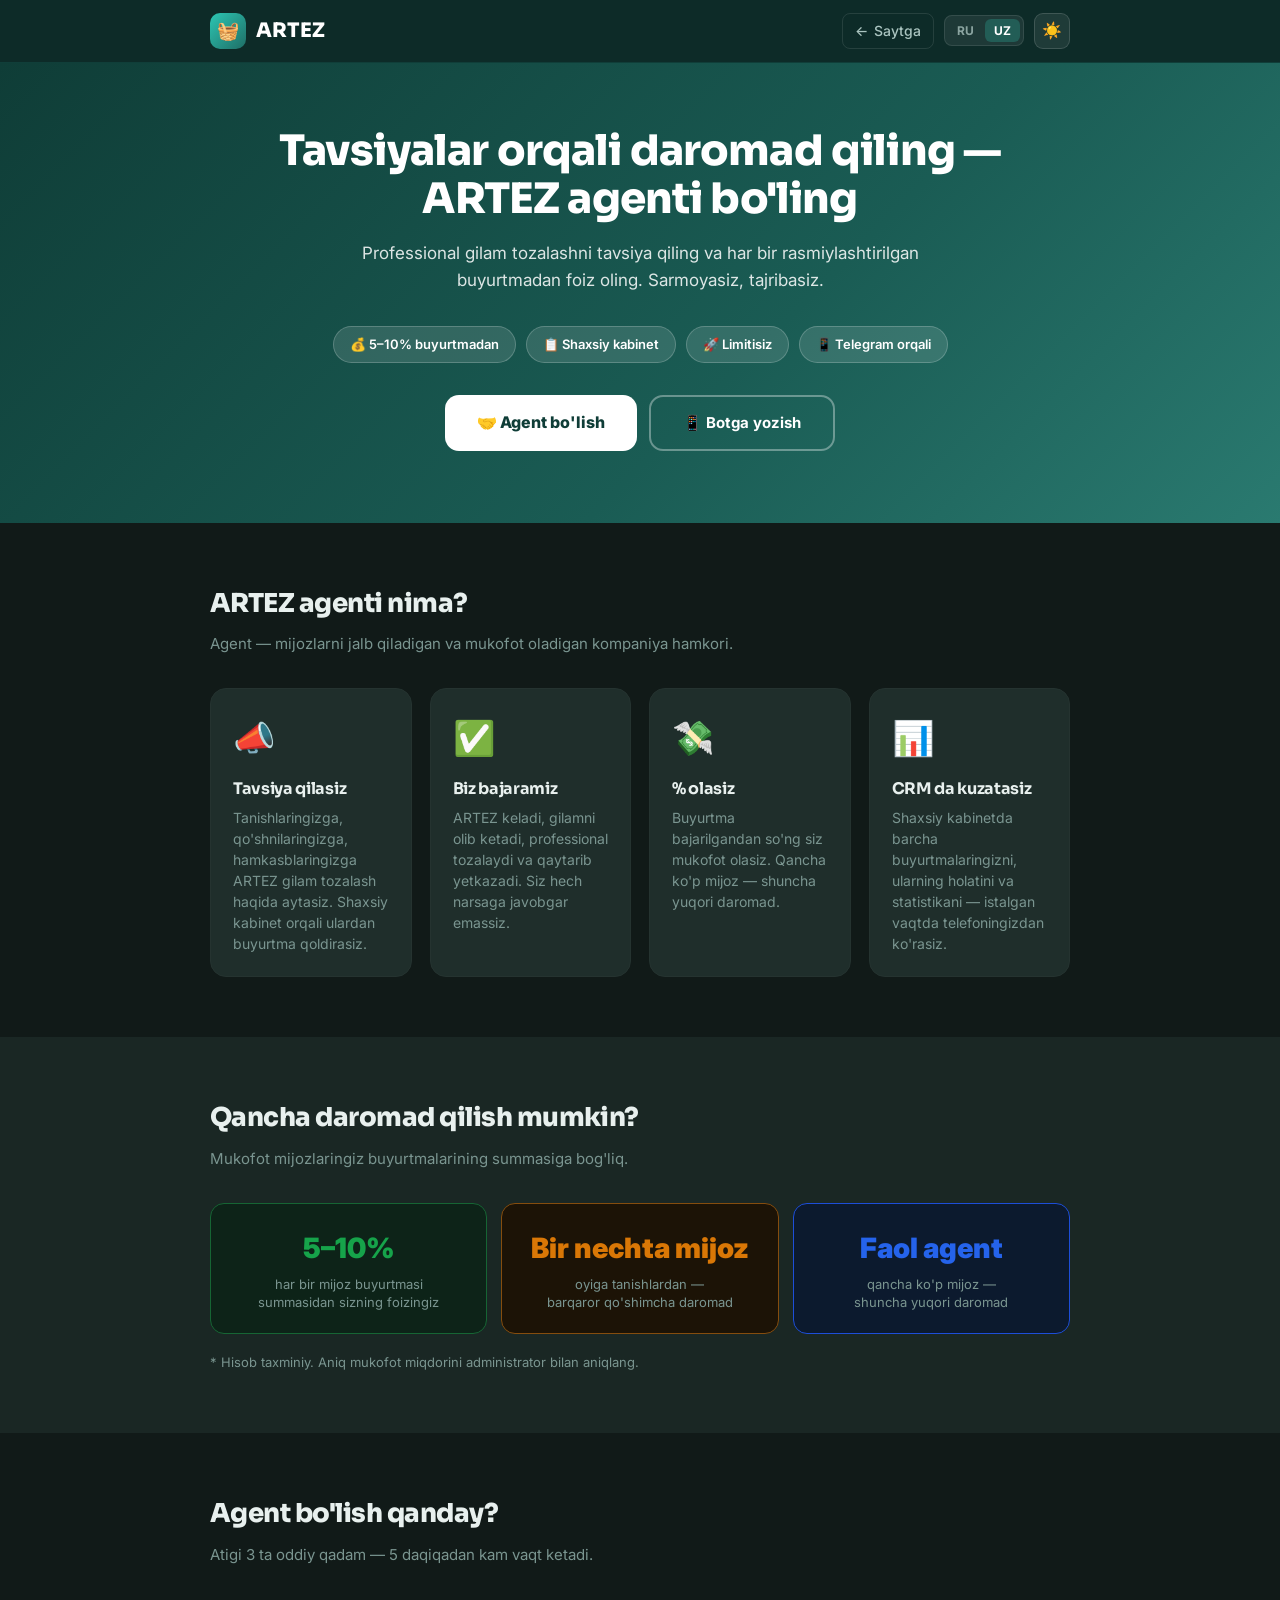
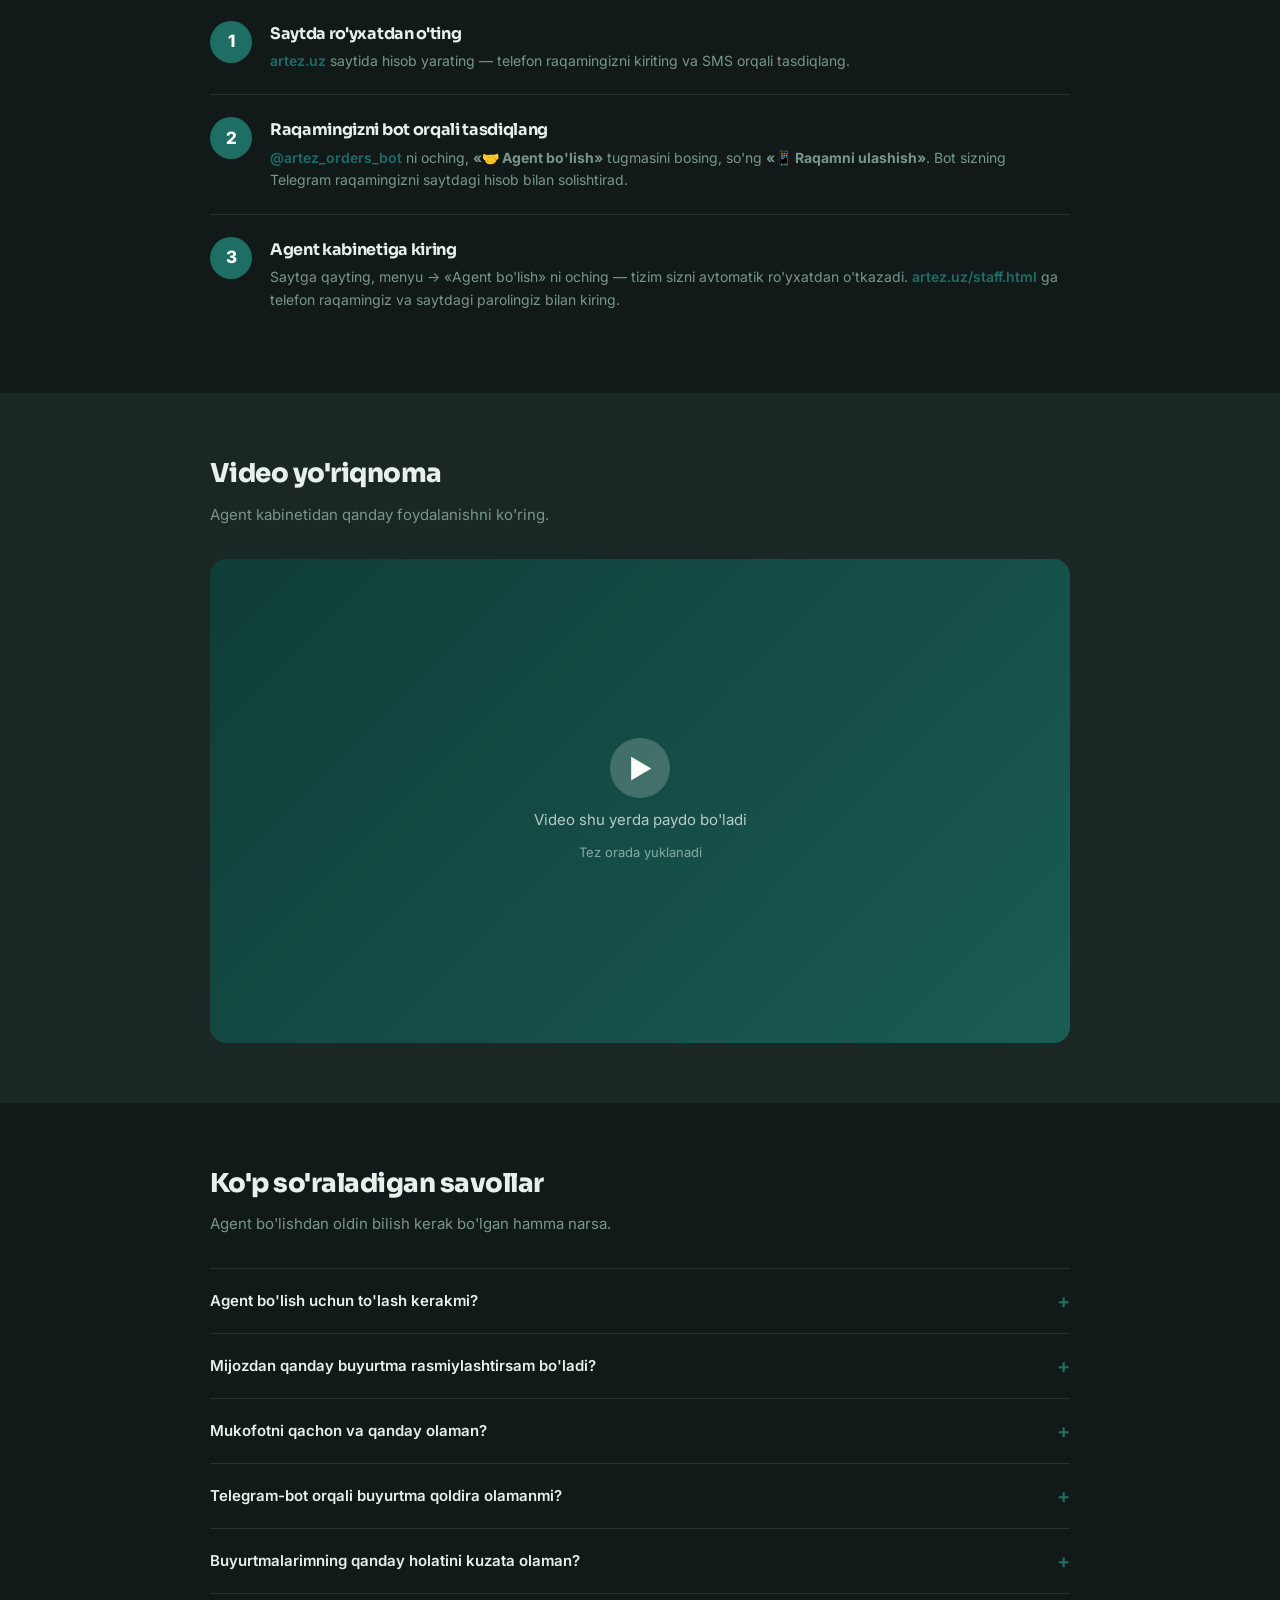
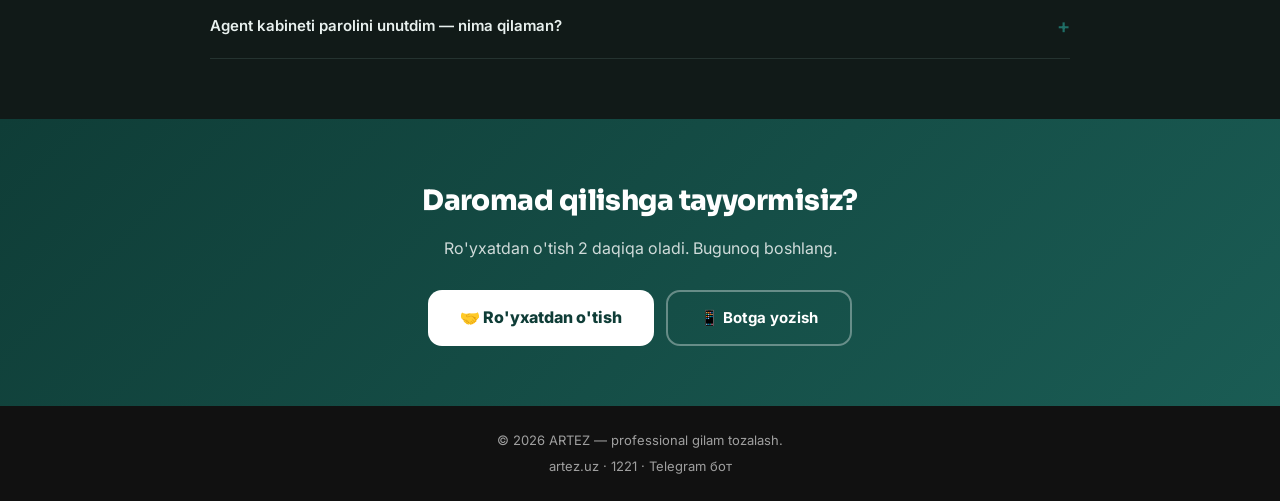
<file: agent.html>
<!DOCTYPE html>
<html lang="ru" id="htmlRoot">
<head>
  <meta charset="UTF-8">
  <meta name="viewport" content="width=device-width, initial-scale=1.0">
  <title id="pageTitle">Агентская программа ARTEZ — зарабатывайте на рекомендациях</title>
  <meta name="description" id="metaDescription" content="Станьте агентом ARTEZ и получайте 5–10% от каждого заказа. Рекомендуйте чистку ковров, следите за статусом в личном кабинете.">
  <link rel="icon" href="/LOGO/favicon.ico">
  <link rel="apple-touch-icon" href="/LOGO/artez-icon-1024.png">
  <meta name="theme-color" content="#163E3B">
  <script src="config.js"></script>
  <script>
    (function(){
      var qs = new URLSearchParams(location.search).get('company_slug');
      if (qs) window.APP_COMPANY_SLUG = qs;
    })();
  </script>
  <link rel="preconnect" href="https://fonts.googleapis.com">
  <link rel="preconnect" href="https://fonts.gstatic.com" crossorigin>
  <link href="https://fonts.googleapis.com/css2?family=Sora:wght@400;500;600;700;800;900&family=Inter:wght@400;500;600;700&display=swap" rel="stylesheet">
  <style>
    *, *::before, *::after { box-sizing: border-box; margin: 0; padding: 0; }

    :root {
      --teal-deep:   #0E2D2A;
      --teal:        #1A5C54;
      --teal-soft:   #2CC6B3;
      --sand:        #F4EFE6;
      --sand-card:   #FFFFFF;
      --amber:       #E8A83C;
      --amber-deep:  #C98C24;
      --ink:         #141E1B;
      --ink-soft:    #5A6D68;
      --line:        #E0D9CC;
      --radius:      20px;
      --radius-sm:   14px;
      --shadow:      0 16px 48px -16px rgba(14,45,42,.28);
      font-family: "Inter", system-ui, sans-serif;
    }

    [data-theme="dark"] {
      --sand:      #111A18;
      --sand-card: #1A2724;
      --ink:       #E8F0EE;
      --ink-soft:  #7A9590;
      --line:      #253330;
      --teal-deep: #0D2A27;
      --teal:      #1F6E66;
      --shadow:    0 16px 48px -16px rgba(0,0,0,.6);
    }

    html { scroll-behavior: smooth; }
    body {
      background: var(--sand);
      color: var(--ink);
      line-height: 1.6;
      -webkit-font-smoothing: antialiased;
      transition: background .3s, color .3s;
    }
    img { max-width: 100%; display: block; }
    h1, h2, h3 { font-family: "Sora", system-ui, sans-serif; letter-spacing: -0.02em; }
    a { color: inherit; text-decoration: none; }

    .wrap { max-width: 900px; margin: 0 auto; padding: 0 20px; }

    /* ── Header ── */
    .topbar {
      background: rgba(14,45,42,.97);
      backdrop-filter: blur(20px);
      -webkit-backdrop-filter: blur(20px);
      color: #EFF6F4;
      position: sticky;
      top: 0;
      z-index: 100;
      border-bottom: 1px solid rgba(44,198,179,.12);
    }
    .topbar-inner {
      display: flex;
      align-items: center;
      justify-content: space-between;
      gap: 12px;
      height: 62px;
    }
    .logo {
      display: flex;
      align-items: center;
      gap: 10px;
      font-family: "Sora", sans-serif;
      font-weight: 800;
      font-size: 20px;
      color: #fff;
      text-decoration: none;
      flex-shrink: 0;
    }
    .logo-icon {
      width: 36px; height: 36px;
      background: linear-gradient(135deg, var(--teal-soft), var(--teal));
      border-radius: 10px;
      display: flex; align-items: center; justify-content: center;
      font-size: 18px;
    }
    .topbar-right {
      display: flex;
      align-items: center;
      gap: 10px;
    }
    .back-link {
      display: inline-flex; align-items: center; gap: 6px;
      color: rgba(210,235,230,.8);
      font-size: 14px; font-weight: 500;
      padding: 6px 12px;
      border-radius: 8px;
      border: 1px solid rgba(255,255,255,.1);
      transition: color .15s, background .15s;
    }
    .back-link:hover { color: #fff; background: rgba(255,255,255,.08); }
    .lang-switch {
      display: flex;
      gap: 2px;
      background: rgba(255,255,255,.07);
      border-radius: 8px;
      padding: 3px;
      border: 1px solid rgba(255,255,255,.1);
    }
    .lang-switch button {
      background: none;
      border: none;
      color: rgba(210,235,230,.6);
      font-size: 12px;
      font-weight: 700;
      padding: 4px 9px;
      border-radius: 6px;
      cursor: pointer;
      transition: color .15s, background .15s;
      font-family: inherit;
    }
    .lang-switch button.active {
      background: rgba(44,198,179,.25);
      color: #fff;
    }
    .theme-toggle {
      width: 36px; height: 36px;
      background: rgba(255,255,255,.08);
      border: 1px solid rgba(255,255,255,.14);
      border-radius: 9px;
      cursor: pointer;
      font-size: 16px;
      display: flex; align-items: center; justify-content: center;
      transition: background .15s;
      flex-shrink: 0;
    }
    .theme-toggle:hover { background: rgba(255,255,255,.14); }

    /* ── Hero ── */
    .hero {
      background: linear-gradient(135deg, #0f3d37 0%, #1a5c54 60%, #2a7a70 100%);
      color: #fff;
      padding: 64px 0 72px;
      text-align: center;
    }
    .hero h1 { font-size: clamp(26px, 5vw, 42px); font-weight: 900; margin-bottom: 16px; line-height: 1.15; }
    .hero p { font-size: 17px; color: rgba(255,255,255,0.85); max-width: 560px; margin: 0 auto 32px; }
    .hero-badges { display: flex; gap: 10px; justify-content: center; flex-wrap: wrap; margin-bottom: 32px; }
    .badge {
      background: rgba(255,255,255,0.12);
      border: 1px solid rgba(255,255,255,0.2);
      border-radius: 100px;
      padding: 7px 16px;
      font-size: 13px;
      font-weight: 600;
    }
    .hero-btns { display: flex; gap: 12px; justify-content: center; flex-wrap: wrap; }
    .btn-hero {
      display: inline-flex; align-items: center; gap: 8px;
      padding: 14px 32px;
      background: #fff;
      color: #0f3d37;
      border-radius: 14px;
      font-weight: 800;
      font-size: 16px;
      text-decoration: none;
      border: none; cursor: pointer;
      transition: transform .15s, box-shadow .2s;
      font-family: inherit;
    }
    .btn-hero:hover { transform: translateY(-2px); box-shadow: 0 8px 24px rgba(0,0,0,.25); }
    .btn-hero-outline {
      display: inline-flex; align-items: center; gap: 8px;
      padding: 14px 32px;
      background: transparent;
      color: #fff;
      border: 2px solid rgba(255,255,255,0.35);
      border-radius: 14px;
      font-weight: 700;
      font-size: 15px;
      text-decoration: none;
      cursor: pointer;
      transition: border-color .15s, background .15s;
      font-family: inherit;
    }
    .btn-hero-outline:hover { background: rgba(255,255,255,.08); border-color: rgba(255,255,255,.6); }

    /* ── Sections ── */
    section { padding: 60px 0; }
    section:nth-child(even) { background: var(--sand-card); }
    [data-theme="dark"] section:nth-child(even) { background: var(--sand-card); }
    .section-title { font-size: 26px; font-weight: 800; margin-bottom: 8px; color: var(--ink); }
    .section-sub { color: var(--ink-soft); font-size: 15px; margin-bottom: 32px; line-height: 1.6; }

    /* ── Cards ── */
    .cards { display: grid; grid-template-columns: repeat(auto-fit, minmax(200px, 1fr)); gap: 18px; }
    .card {
      background: var(--sand);
      border: 1.5px solid var(--line);
      border-radius: 16px;
      padding: 22px;
      transition: box-shadow .2s, border-color .2s;
    }
    [data-theme="dark"] .card { background: #1F2E2B; border-color: #253330; }
    .card:hover { box-shadow: 0 8px 32px rgba(0,0,0,.12); border-color: var(--teal-soft); }
    .card-ico { font-size: 34px; margin-bottom: 10px; }
    .card h3 { font-size: 16px; font-weight: 700; margin-bottom: 6px; color: var(--ink); }
    .card p { font-size: 14px; color: var(--ink-soft); line-height: 1.5; }

    /* ── Earnings ── */
    .earn-grid { display: grid; grid-template-columns: repeat(auto-fit, minmax(190px, 1fr)); gap: 14px; }
    .earn-card { border-radius: 14px; padding: 22px; text-align: center; }
    .earn-card.green { background: #f0fdf4; border: 1.5px solid #86efac; }
    .earn-card.amber { background: #fffbeb; border: 1.5px solid #fcd34d; }
    .earn-card.blue  { background: #eff6ff; border: 1.5px solid #93c5fd; }
    [data-theme="dark"] .earn-card.green { background: #0d2318; border-color: #166534; }
    [data-theme="dark"] .earn-card.amber { background: #1c1306; border-color: #854d0e; }
    [data-theme="dark"] .earn-card.blue  { background: #0c1a2e; border-color: #1d4ed8; }
    .earn-amount { font-size: 28px; font-weight: 900; margin-bottom: 4px; }
    .earn-label  { font-size: 13px; color: var(--ink-soft); line-height: 1.4; }
    .earn-note { margin-top: 18px; font-size: 13px; color: var(--ink-soft); }

    /* ── Steps ── */
    .steps { display: flex; flex-direction: column; }
    .step { display: flex; gap: 18px; padding: 22px 0; border-bottom: 1px solid var(--line); }
    .step:last-child { border-bottom: none; }
    .step-num {
      width: 42px; height: 42px;
      background: var(--teal);
      color: #fff;
      border-radius: 50%;
      display: flex; align-items: center; justify-content: center;
      font-weight: 800; font-size: 17px;
      flex-shrink: 0;
    }
    .step-body h3 { font-size: 16px; font-weight: 700; margin-bottom: 4px; color: var(--ink); }
    .step-body p { font-size: 14px; color: var(--ink-soft); }
    .step-body a { color: var(--teal); font-weight: 600; }

    /* ── Video placeholder ── */
    .video-placeholder {
      background: linear-gradient(135deg, #0f3d37, #1a5c54);
      border-radius: 16px;
      aspect-ratio: 16/9;
      display: flex; flex-direction: column; align-items: center; justify-content: center;
      color: #fff; gap: 10px;
    }
    .play-ico {
      width: 60px; height: 60px;
      background: rgba(255,255,255,0.2);
      border-radius: 50%;
      display: flex; align-items: center; justify-content: center;
      font-size: 26px;
    }

    /* ── FAQ ── */
    .faq details { border-bottom: 1px solid var(--line); }
    .faq details:first-child { border-top: 1px solid var(--line); }
    .faq summary {
      padding: 16px 0;
      font-weight: 600;
      font-size: 15px;
      cursor: pointer;
      list-style: none;
      display: flex; justify-content: space-between; align-items: center;
      color: var(--ink);
    }
    .faq summary::after { content: '+'; font-size: 20px; color: var(--teal); flex-shrink: 0; margin-left: 12px; }
    .faq details[open] summary::after { content: '−'; }
    .faq details p { padding: 0 0 16px; font-size: 14px; color: var(--ink-soft); line-height: 1.6; }
    .faq details p a { color: var(--teal); font-weight: 600; }

    /* ── CTA ── */
    .cta {
      background: linear-gradient(135deg, #0f3d37, #1a5c54);
      color: #fff;
      text-align: center;
      padding: 60px 0;
    }
    .cta h2 { font-size: 28px; font-weight: 800; margin-bottom: 12px; }
    .cta p { font-size: 16px; color: rgba(255,255,255,0.8); margin-bottom: 28px; }
    .cta-btns { display: flex; gap: 12px; justify-content: center; flex-wrap: wrap; }

    /* ── Footer ── */
    footer {
      background: #111;
      color: rgba(255,255,255,0.6);
      text-align: center;
      padding: 24px;
      font-size: 13px;
    }
    footer a { color: rgba(255,255,255,0.6); }
    footer a:hover { color: #fff; }

    @media (max-width: 600px) {
      .hero { padding: 44px 0 52px; }
      .hero p { font-size: 15px; }
      .hero-btns { flex-direction: column; align-items: center; }
      .btn-hero, .btn-hero-outline { width: 100%; justify-content: center; }
      .cta-btns { flex-direction: column; align-items: center; }
      .topbar-inner { height: 54px; }
      .back-link span { display: none; }
    }
  </style>
</head>
<body>

<!-- Header -->
<header class="topbar">
  <div class="wrap topbar-inner">
    <a href="/" class="logo">
      <div class="logo-icon">🧺</div>
      <span id="logoText">ARTEZ</span>
    </a>
    <div class="topbar-right">
      <a href="/" class="back-link">
        ← <span id="backLinkText">На сайт</span>
      </a>
      <div class="lang-switch">
        <button type="button" id="langRu" class="active" onclick="setLang('ru')">RU</button>
        <button type="button" id="langUz" onclick="setLang('uz')">UZ</button>
      </div>
      <button class="theme-toggle" id="themeToggle" title="Сменить тему" aria-label="Сменить тему">🌙</button>
    </div>
  </div>
</header>

<!-- Hero -->
<div class="hero">
  <div class="wrap">
    <h1 id="heroTitle">Зарабатывайте на рекомендациях — станьте агентом ARTEZ</h1>
    <p id="heroText">Рекомендуйте профессиональную чистку ковров и получайте процент от каждого оформленного заказа. Без вложений, без опыта.</p>
    <div class="hero-badges">
      <span class="badge" id="badge1">💰 5–10% с заказа</span>
      <span class="badge" id="badge2">📋 Личный кабинет</span>
      <span class="badge" id="badge3">🚀 Без лимитов</span>
      <span class="badge" id="badge4">📱 Через Telegram</span>
    </div>
    <div class="hero-btns">
      <a href="/" class="btn-hero" id="heroBtn1">🤝 Стать агентом</a>
      <a href="https://t.me/artez_orders_bot" target="_blank" class="btn-hero-outline" id="heroBtn2">📱 Написать в бот</a>
    </div>
  </div>
</div>

<!-- Что такое агент -->
<section>
  <div class="wrap">
    <h2 class="section-title" id="whatTitle">Что такое агент ARTEZ?</h2>
    <p class="section-sub" id="whatSub">Агент — это партнёр компании, который привлекает клиентов и получает вознаграждение.</p>
    <div class="cards">
      <div class="card">
        <div class="card-ico">📣</div>
        <h3 id="card1h">Рекомендуете</h3>
        <p id="card1p">Рассказываете знакомым, соседям, коллегам о чистке ковров ARTEZ. Оставляете заявку от их имени через личный кабинет.</p>
      </div>
      <div class="card">
        <div class="card-ico">✅</div>
        <h3 id="card2h">Мы выполняем</h3>
        <p id="card2p">ARTEZ приезжает, забирает ковёр, профессионально чистит и доставляет обратно. Вы ни за что не отвечаете.</p>
      </div>
      <div class="card">
        <div class="card-ico">💸</div>
        <h3 id="card3h">Получаете %</h3>
        <p id="card3p">После выполнения заказа вы получаете вознаграждение. Чем больше клиентов — тем выше доход.</p>
      </div>
      <div class="card">
        <div class="card-ico">📊</div>
        <h3 id="card4h">Следите в CRM</h3>
        <p id="card4p">В личном кабинете видите все свои заявки, их статус и статистику — в любое время с телефона.</p>
      </div>
    </div>
  </div>
</section>

<!-- Сколько можно заработать -->
<section>
  <div class="wrap">
    <h2 class="section-title" id="earnTitle">Сколько можно заработать?</h2>
    <p class="section-sub" id="earnSub">Вознаграждение зависит от суммы заказов ваших клиентов.</p>
    <div class="earn-grid">
      <div class="earn-card green">
        <div class="earn-amount" style="color:#16a34a" id="earn1amount">130 000 сум</div>
        <div class="earn-label" id="earn1label">1 ковёр 10 м² × 13 000 сум<br>ваш % ≈ 5–10% = 6 500–13 000 сум</div>
      </div>
      <div class="earn-card amber">
        <div class="earn-amount" style="color:#d97706" id="earn2amount">5 ковров</div>
        <div class="earn-label" id="earn2label">в месяц от знакомых<br>≈ 32 500–65 000 сум/мес</div>
      </div>
      <div class="earn-card blue">
        <div class="earn-amount" style="color:#2563eb" id="earn3amount">20+ ковров</div>
        <div class="earn-label" id="earn3label">активный агент<br>≈ 130 000–260 000 сум/мес</div>
      </div>
    </div>
    <p class="earn-note" id="earnNote">* Расчёт примерный. Точный размер вознаграждения уточняйте у администратора.</p>
  </div>
</section>

<!-- Как стать агентом -->
<section>
  <div class="wrap">
    <h2 class="section-title" id="howTitle">Как стать агентом?</h2>
    <p class="section-sub" id="howSub">Всего 3 простых шага — займёт меньше 5 минут.</p>
    <div class="steps">
      <div class="step">
        <div class="step-num">1</div>
        <div class="step-body">
          <h3 id="step1h">Зарегистрируйтесь на сайте</h3>
          <p id="step1p">Создайте аккаунт на <a href="/">artez.uz</a> — укажите номер телефона и подтвердите через SMS.</p>
        </div>
      </div>
      <div class="step">
        <div class="step-num">2</div>
        <div class="step-body">
          <h3 id="step2h">Верифицируйте номер через бот</h3>
          <p id="step2p">Откройте <a href="https://t.me/artez_orders_bot" target="_blank">@artez_orders_bot</a>, нажмите <b>«🤝 Стать Агентом»</b>, затем <b>«📱 Поделиться номером»</b>. Бот сверит ваш Telegram-номер с аккаунтом на сайте.</p>
        </div>
      </div>
      <div class="step">
        <div class="step-num">3</div>
        <div class="step-body">
          <h3 id="step3h">Войдите в кабинет агента</h3>
          <p id="step3p">Вернитесь на сайт, откройте меню → «Стать Агентом» — система автоматически зарегистрирует вас. Войдите в <a href="staff.html">artez.uz/staff.html</a> с вашим номером и паролем от сайта.</p>
        </div>
      </div>
    </div>
  </div>
</section>

<!-- Видео инструкция -->
<section>
  <div class="wrap">
    <h2 class="section-title" id="videoTitle">Видео-инструкция</h2>
    <p class="section-sub" id="videoSub">Смотрите как пользоваться кабинетом агента.</p>
    <div class="video-placeholder">
      <div class="play-ico">▶</div>
      <p style="font-size:15px;color:rgba(255,255,255,0.7)" id="videoComingSoon">Видео появится здесь</p>
      <p style="font-size:13px;color:rgba(255,255,255,0.5)" id="videoSoon">Загружается скоро</p>
    </div>
  </div>
</section>

<!-- FAQ -->
<section>
  <div class="wrap">
    <h2 class="section-title" id="faqTitle">Частые вопросы</h2>
    <p class="section-sub" id="faqSub">Всё что нужно знать перед тем как стать агентом.</p>
    <div class="faq">
      <details>
        <summary id="faq1q">Нужно ли платить, чтобы стать агентом?</summary>
        <p id="faq1a">Нет. Регистрация абсолютно бесплатна. Вы ничего не платите и не вкладываете — только рекомендуете.</p>
      </details>
      <details>
        <summary id="faq2q">Как я оформляю заявку от клиента?</summary>
        <p id="faq2a">Войдите в <a href="staff.html">кабинет агента</a>, перейдите в раздел «Лиды» и создайте новую заявку с именем и телефоном клиента. ARTEZ свяжется с ним сам.</p>
      </details>
      <details>
        <summary id="faq3q">Когда и как я получу вознаграждение?</summary>
        <p id="faq3a">После выполнения заказа администратор начисляет вознаграждение. Выплата происходит по договорённости — наличными или переводом. Уточните детали у администратора по номеру 1221.</p>
      </details>
      <details>
        <summary id="faq4q">Могу ли я оставлять заявки через Telegram-бот?</summary>
        <p id="faq4a">Пока заявки оформляются через кабинет агента на сайте <a href="staff.html">artez.uz/staff.html</a>. В будущем появится возможность через бот.</p>
      </details>
      <details>
        <summary id="faq5q">Какой статус у моих заявок я могу отслеживать?</summary>
        <p id="faq5a">В кабинете агента отображаются все ваши лиды: новые, в работе, конвертированные в заказ. Вы видите только свои заявки — данные других агентов недоступны.</p>
      </details>
      <details>
        <summary id="faq6q">Забыл пароль от кабинета агента — что делать?</summary>
        <p id="faq6a">На странице входа <a href="staff.html">artez.uz/staff.html</a> нажмите «Забыли пароль?» — временный пароль придёт в Telegram. Или позвоните нам: 1221.</p>
      </details>
    </div>
  </div>
</section>

<!-- CTA -->
<div class="cta">
  <div class="wrap">
    <h2 id="ctaTitle">Готовы начать зарабатывать?</h2>
    <p id="ctaText">Регистрация занимает 2 минуты. Начните уже сегодня.</p>
    <div class="cta-btns">
      <a href="/" class="btn-hero" id="ctaBtn1">🤝 Зарегистрироваться</a>
      <a href="https://t.me/artez_orders_bot" target="_blank" class="btn-hero-outline" id="ctaBtn2">📱 Написать в бот</a>
    </div>
  </div>
</div>

<!-- Footer -->
<footer>
  <p id="footerText">© 2026 ARTEZ — профессиональная чистка ковров.</p>
  <p style="margin-top:6px"><a href="/" id="footerSiteLink">artez.uz</a> · <a href="tel:1221" id="footerPhoneLink">1221</a> · <a href="https://t.me/artez_orders_bot" id="footerBotLink">Telegram бот</a></p>
</footer>

<script>
  // ── Theme ──
  (function() {
    const html = document.documentElement;
    const btn  = document.getElementById('themeToggle');
    const saved = localStorage.getItem('artez_theme') || 'dark';
    function apply(theme) {
      html.setAttribute('data-theme', theme);
      btn.textContent = theme === 'dark' ? '☀️' : '🌙';
      localStorage.setItem('artez_theme', theme);
    }
    apply(saved);
    btn.addEventListener('click', () => {
      apply(html.getAttribute('data-theme') === 'dark' ? 'light' : 'dark');
    });
  })();

  // ── i18n ──
  const T = {
    ru: {
      pageTitle: 'Агентская программа ARTEZ — зарабатывайте на рекомендациях',
      backLink: 'На сайт',
      heroTitle: 'Зарабатывайте на рекомендациях — станьте агентом ARTEZ',
      heroText: 'Рекомендуйте профессиональную чистку ковров и получайте процент от каждого оформленного заказа. Без вложений, без опыта.',
      badge1: '💰 5–10% с заказа',
      badge2: '📋 Личный кабинет',
      badge3: '🚀 Без лимитов',
      badge4: '📱 Через Telegram',
      heroBtn1: '🤝 Стать агентом',
      heroBtn2: '📱 Написать в бот',
      whatTitle: 'Что такое агент ARTEZ?',
      whatSub: 'Агент — это партнёр компании, который привлекает клиентов и получает вознаграждение.',
      card1h: 'Рекомендуете',
      card1p: 'Рассказываете знакомым, соседям, коллегам о чистке ковров ARTEZ. Оставляете заявку от их имени через личный кабинет.',
      card2h: 'Мы выполняем',
      card2p: 'ARTEZ приезжает, забирает ковёр, профессионально чистит и доставляет обратно. Вы ни за что не отвечаете.',
      card3h: 'Получаете %',
      card3p: 'После выполнения заказа вы получаете вознаграждение. Чем больше клиентов — тем выше доход.',
      card4h: 'Следите в CRM',
      card4p: 'В личном кабинете видите все свои заявки, их статус и статистику — в любое время с телефона.',
      earnTitle: 'Сколько можно заработать?',
      earnSub: 'Вознаграждение зависит от суммы заказов ваших клиентов.',
      earn1amount: '5–10%',
      earn1label: 'ваш процент с суммы<br>каждого заказа клиента',
      earn2amount: 'Несколько клиентов',
      earn2label: 'в месяц от знакомых —<br>стабильный доп. доход',
      earn3amount: 'Активный агент',
      earn3label: 'чем больше клиентов —<br>тем выше доход',
      earnNote: '* Расчёт примерный. Точный размер вознаграждения уточняйте у администратора.',
      howTitle: 'Как стать агентом?',
      howSub: 'Всего 3 простых шага — займёт меньше 5 минут.',
      step1h: 'Зарегистрируйтесь на сайте',
      step1p: 'Создайте аккаунт на <a href="/">artez.uz</a> — укажите номер телефона и подтвердите через SMS.',
      step2h: 'Верифицируйте номер через бот',
      step2p: 'Откройте <a href="https://t.me/artez_orders_bot" target="_blank">@artez_orders_bot</a>, нажмите <b>«🤝 Стать Агентом»</b>, затем <b>«📱 Поделиться номером»</b>. Бот сверит ваш Telegram-номер с аккаунтом на сайте.',
      step3h: 'Войдите в кабинет агента',
      step3p: 'Вернитесь на сайт, откройте меню → «Стать Агентом» — система автоматически зарегистрирует вас. Войдите в <a href="staff.html">artez.uz/staff.html</a> с вашим номером и паролем от сайта.',
      videoTitle: 'Видео-инструкция',
      videoSub: 'Смотрите как пользоваться кабинетом агента.',
      videoComingSoon: 'Видео появится здесь',
      videoSoon: 'Загружается скоро',
      faqTitle: 'Частые вопросы',
      faqSub: 'Всё что нужно знать перед тем как стать агентом.',
      faq1q: 'Нужно ли платить, чтобы стать агентом?',
      faq1a: 'Нет. Регистрация абсолютно бесплатна. Вы ничего не платите и не вкладываете — только рекомендуете.',
      faq2q: 'Как я оформляю заявку от клиента?',
      faq2a: 'Войдите в <a href="staff.html">кабинет агента</a>, перейдите в раздел «Лиды» и создайте новую заявку с именем и телефоном клиента. ARTEZ свяжется с ним сам.',
      faq3q: 'Когда и как я получу вознаграждение?',
      faq3a: 'После выполнения заказа администратор начисляет вознаграждение. Выплата происходит по договорённости — наличными или переводом. Уточните детали у администратора по номеру 1221.',
      faq4q: 'Могу ли я оставлять заявки через Telegram-бот?',
      faq4a: 'Пока заявки оформляются через кабинет агента на сайте <a href="staff.html">artez.uz/staff.html</a>. В будущем появится возможность через бот.',
      faq5q: 'Какой статус у моих заявок я могу отслеживать?',
      faq5a: 'В кабинете агента отображаются все ваши лиды: новые, в работе, конвертированные в заказ. Вы видите только свои заявки — данные других агентов недоступны.',
      faq6q: 'Забыл пароль от кабинета агента — что делать?',
      faq6a: 'На странице входа <a href="staff.html">artez.uz/staff.html</a> нажмите «Забыли пароль?» — временный пароль придёт в Telegram. Или позвоните нам: 1221.',
      ctaTitle: 'Готовы начать зарабатывать?',
      ctaText: 'Регистрация занимает 2 минуты. Начните уже сегодня.',
      ctaBtn1: '🤝 Зарегистрироваться',
      ctaBtn2: '📱 Написать в бот',
      footerText: '© 2026 ARTEZ — профессиональная чистка ковров.',
    },
    uz: {
      pageTitle: "ARTEZ agentlik dasturi — tavsiyalar orqali daromad qiling",
      backLink: 'Saytga',
      heroTitle: "Tavsiyalar orqali daromad qiling — ARTEZ agenti bo'ling",
      heroText: "Professional gilam tozalashni tavsiya qiling va har bir rasmiylashtirilgan buyurtmadan foiz oling. Sarmoyasiz, tajribasiz.",
      badge1: '💰 5–10% buyurtmadan',
      badge2: '📋 Shaxsiy kabinet',
      badge3: '🚀 Limitisiz',
      badge4: '📱 Telegram orqali',
      heroBtn1: "🤝 Agent bo'lish",
      heroBtn2: "📱 Botga yozish",
      whatTitle: "ARTEZ agenti nima?",
      whatSub: "Agent — mijozlarni jalb qiladigan va mukofot oladigan kompaniya hamkori.",
      card1h: 'Tavsiya qilasiz',
      card1p: "Tanishlaringizga, qo'shnilaringizga, hamkasblaringizga ARTEZ gilam tozalash haqida aytasiz. Shaxsiy kabinet orqali ulardan buyurtma qoldirasiz.",
      card2h: "Biz bajaramiz",
      card2p: "ARTEZ keladi, gilamni olib ketadi, professional tozalaydi va qaytarib yetkazadi. Siz hech narsaga javobgar emassiz.",
      card3h: "% olasiz",
      card3p: "Buyurtma bajarilgandan so'ng siz mukofot olasiz. Qancha ko'p mijoz — shuncha yuqori daromad.",
      card4h: "CRM da kuzatasiz",
      card4p: "Shaxsiy kabinetda barcha buyurtmalaringizni, ularning holatini va statistikani — istalgan vaqtda telefoningizdan ko'rasiz.",
      earnTitle: "Qancha daromad qilish mumkin?",
      earnSub: "Mukofot mijozlaringiz buyurtmalarining summasiga bog'liq.",
      earn1amount: '5–10%',
      earn1label: "har bir mijoz buyurtmasi<br>summasidan sizning foizingiz",
      earn2amount: "Bir nechta mijoz",
      earn2label: "oyiga tanishlardan —<br>barqaror qo'shimcha daromad",
      earn3amount: "Faol agent",
      earn3label: "qancha ko'p mijoz —<br>shuncha yuqori daromad",
      earnNote: "* Hisob taxminiy. Aniq mukofot miqdorini administrator bilan aniqlang.",
      howTitle: "Agent bo'lish qanday?",
      howSub: "Atigi 3 ta oddiy qadam — 5 daqiqadan kam vaqt ketadi.",
      step1h: "Saytda ro'yxatdan o'ting",
      step1p: '<a href="/">artez.uz</a> saytida hisob yarating — telefon raqamingizni kiriting va SMS orqali tasdiqlang.',
      step2h: "Raqamingizni bot orqali tasdiqlang",
      step2p: '<a href="https://t.me/artez_orders_bot" target="_blank">@artez_orders_bot</a> ni oching, <b>«🤝 Agent bo\'lish»</b> tugmasini bosing, so\'ng <b>«📱 Raqamni ulashish»</b>. Bot sizning Telegram raqamingizni saytdagi hisob bilan solishtirad.',
      step3h: "Agent kabinetiga kiring",
      step3p: 'Saytga qayting, menyu → «Agent bo\'lish» ni oching — tizim sizni avtomatik ro\'yxatdan o\'tkazadi. <a href="staff.html">artez.uz/staff.html</a> ga telefon raqamingiz va saytdagi parolingiz bilan kiring.',
      videoTitle: "Video yo'riqnoma",
      videoSub: "Agent kabinetidan qanday foydalanishni ko'ring.",
      videoComingSoon: "Video shu yerda paydo bo'ladi",
      videoSoon: "Tez orada yuklanadi",
      faqTitle: "Ko'p so'raladigan savollar",
      faqSub: "Agent bo'lishdan oldin bilish kerak bo'lgan hamma narsa.",
      faq1q: "Agent bo'lish uchun to'lash kerakmi?",
      faq1a: "Yo'q. Ro'yxatdan o'tish mutlaqo bepul. Siz hech narsa to'lamaysiz va sarmoya kiritmaysiz — faqat tavsiya qilasiz.",
      faq2q: "Mijozdan qanday buyurtma rasmiylashtirsam bo'ladi?",
      faq2a: '<a href="staff.html">Agent kabinetiga</a> kiring, «Lidlar» bo\'limiga o\'ting va mijozning ismi va telefoni bilan yangi buyurtma yarating. ARTEZ u bilan o\'zi bog\'lanadi.',
      faq3q: "Mukofotni qachon va qanday olaman?",
      faq3a: "Buyurtma bajarilgandan so'ng administrator mukofot hisoblaydi. To'lov kelishuv bo'yicha — naqd pul yoki o'tkazma. Tafsilotlarni administrator bilan 1221 raqami orqali aniqlang.",
      faq4q: "Telegram-bot orqali buyurtma qoldira olamanmi?",
      faq4a: 'Hozircha buyurtmalar <a href="staff.html">artez.uz/staff.html</a> saytidagi agent kabineti orqali rasmiylashtiriladi. Kelajakda bot orqali imkoniyat paydo bo\'ladi.',
      faq5q: "Buyurtmalarimning qanday holatini kuzata olaman?",
      faq5a: "Agent kabinetida barcha lidlaringiz ko'rsatiladi: yangi, jarayonda, buyurtmaga aylantirilgan. Faqat o'z buyurtmalaringizni ko'rasiz — boshqa agentlarning ma'lumotlari mavjud emas.",
      faq6q: "Agent kabineti parolini unutdim — nima qilaman?",
      faq6a: '<a href="staff.html">artez.uz/staff.html</a> kirish sahifasida «Parolni unutdim?» ni bosing — vaqtinchalik parol Telegramga keladi. Yoki bizga qo\'ng\'iroq qiling: 1221.',
      ctaTitle: "Daromad qilishga tayyormisiz?",
      ctaText: "Ro'yxatdan o'tish 2 daqiqa oladi. Bugunoq boshlang.",
      ctaBtn1: "🤝 Ro'yxatdan o'tish",
      ctaBtn2: "📱 Botga yozish",
      footerText: "© 2026 ARTEZ — professional gilam tozalash.",
    },
  };

  let currentLang = localStorage.getItem('artez_lang') || 'uz';

  function applyLang(lang) {
    currentLang = lang;
    localStorage.setItem('artez_lang', lang);
    document.getElementById('htmlRoot').lang = lang;
    document.getElementById('langRu').classList.toggle('active', lang === 'ru');
    document.getElementById('langUz').classList.toggle('active', lang === 'uz');

    const d = T[lang];
    document.title = d.pageTitle;
    document.getElementById('backLinkText').textContent = d.backLink;

    // Apply all text/innerHTML by id
    const htmlFields = ['earn1label','earn2label','earn3label','step1p','step2p','step3p',
      'faq1a','faq2a','faq3a','faq4a','faq5a','faq6a'];
    Object.keys(d).forEach(key => {
      const el = document.getElementById(key);
      if (!el) return;
      if (htmlFields.includes(key)) {
        el.innerHTML = d[key];
      } else {
        el.textContent = d[key];
      }
    });
  }

  function setLang(lang) {
    applyLang(lang);
  }

  // Init
  applyLang(currentLang);

  // ── Company data (per-tenant): имя/бот/телефон/комиссия вместо жёстких ARTEZ-значений ──
  (async function loadCompanyData(){
    try {
      const API_BASE = (window.APP_API_URL || "https://artez-api-production.up.railway.app") + "/api";
      const slug = window.APP_COMPANY_SLUG || '';
      const [company, site] = await Promise.all([
        fetch(API_BASE + '/company/resolve?slug=' + encodeURIComponent(slug)).then(r => r.ok ? r.json() : null).catch(() => null),
        fetch(API_BASE + '/settings/site?company_slug=' + encodeURIComponent(slug)).then(r => r.ok ? r.json() : null).catch(() => null),
      ]);
      const name = company && company.name;
      const s = site && site.settings;
      if (!name && !s) return;

      const host = location.host;
      const phone = (s && (s.contact_short || s.contact_main)) || '1221';
      let botUrl = 'https://t.me/artez_orders_bot';
      let botHandle = '@artez_orders_bot';
      if (s && s.order_bot_username) {
        botUrl = 'https://t.me/' + s.order_bot_username.trim().replace(/^@/, '');
        botHandle = '@' + botUrl.split('/').pop();
      }
      let commission = '5–10%';
      if (s) {
        const ctype = s.agent_commission_type || 'percent';
        if (ctype === 'fixed' && s.agent_commission_fixed) {
          commission = Number(s.agent_commission_fixed).toLocaleString('ru-RU').replace(/,/g, ' ') + ' сум';
        } else if (s.agent_commission_percent) {
          commission = s.agent_commission_percent + '%';
        }
      }

      ['ru', 'uz'].forEach(l => {
        const d = T[l];
        Object.keys(d).forEach(k => {
          if (typeof d[k] !== 'string') return;
          let v = d[k];
          if (name) v = v.split('ARTEZ').join(name);
          v = v.split('artez.uz').join(host);
          v = v.split('https://t.me/artez_orders_bot').join(botUrl);
          v = v.split('@artez_orders_bot').join(botHandle);
          v = v.split('1221').join(phone);
          v = v.split('5–10%').join(commission);
          d[k] = v;
        });
      });

      const logoText = document.getElementById('logoText');
      if (logoText && name) logoText.textContent = name;
      const footerSite = document.getElementById('footerSiteLink');
      const footerPhone = document.getElementById('footerPhoneLink');
      const footerBot = document.getElementById('footerBotLink');
      const heroBtn2 = document.getElementById('heroBtn2');
      const ctaBtn2 = document.getElementById('ctaBtn2');
      if (footerSite) footerSite.href = '/';
      if (footerPhone) footerPhone.href = 'tel:' + phone.replace(/\D/g, '');
      if (footerBot) footerBot.href = botUrl;
      if (heroBtn2) heroBtn2.href = botUrl;
      if (ctaBtn2) ctaBtn2.href = botUrl;

      const metaDesc = document.getElementById('metaDescription');
      if (metaDesc) {
        let content = metaDesc.getAttribute('content');
        if (name) content = content.split('ARTEZ').join(name);
        content = content.split('5–10%').join(commission);
        metaDesc.setAttribute('content', content);
      }

      applyLang(currentLang);
    } catch (e) {}
  })();
</script>

</body>
</html>
</file>
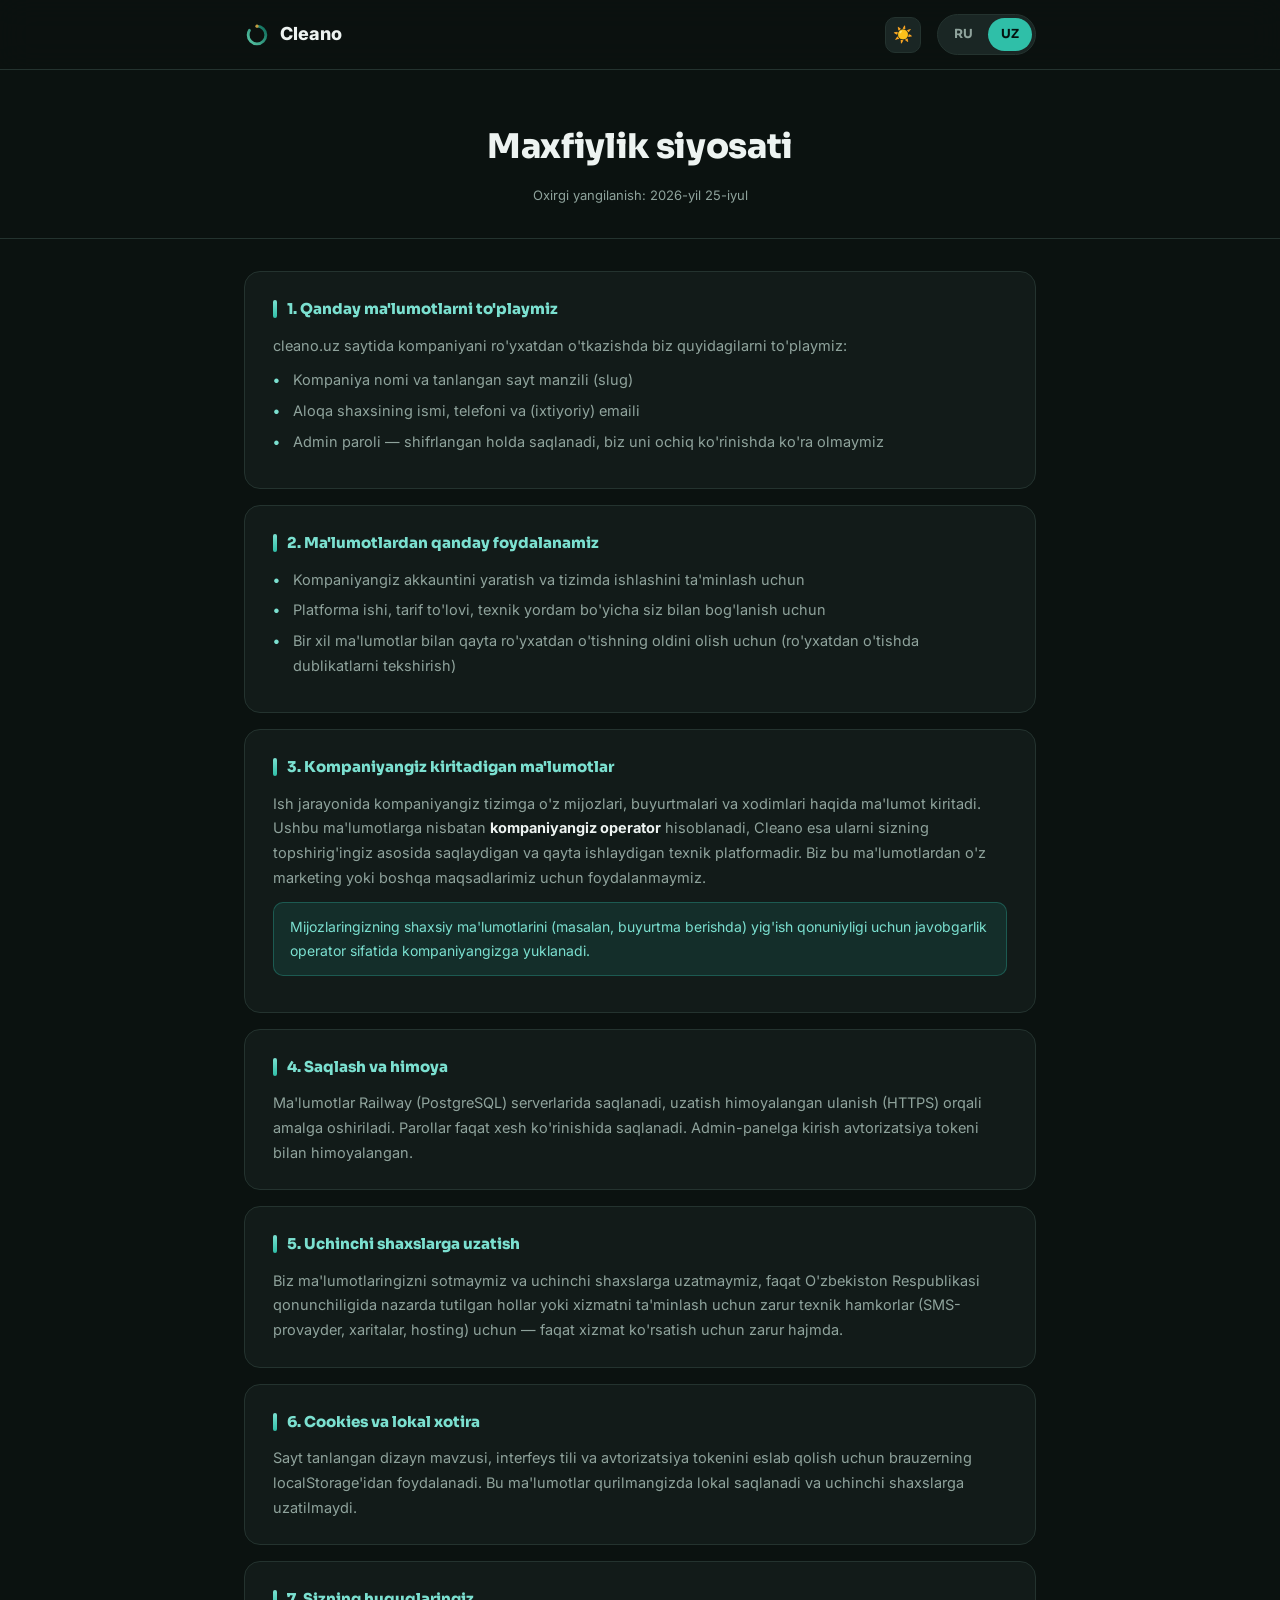
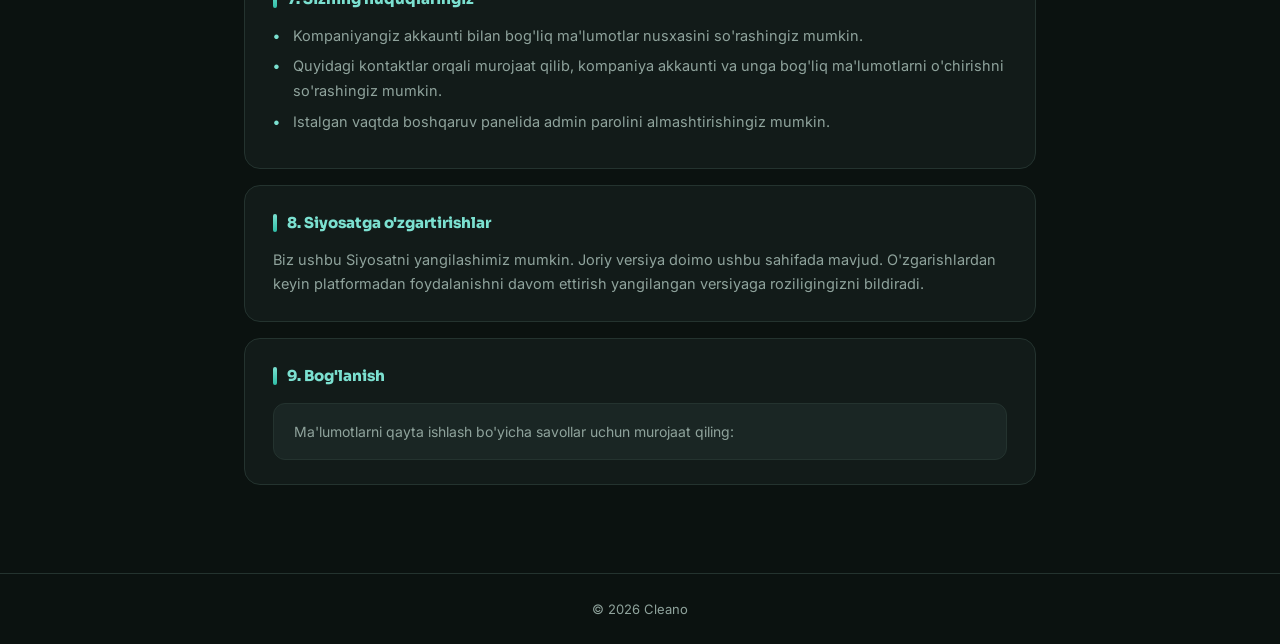
<file: cleano-privacy.html>
<!DOCTYPE html>
<html lang="uz" id="htmlRoot">
<head>
<meta charset="UTF-8">
<meta name="viewport" content="width=device-width, initial-scale=1.0">
<title id="pageTitle">Cleano — Maxfiylik siyosati</title>
<meta name="theme-color" content="#0B1210">
<link rel="preconnect" href="https://fonts.googleapis.com">
<link rel="preconnect" href="https://fonts.gstatic.com" crossorigin>
<link href="https://fonts.googleapis.com/css2?family=Sora:wght@600;700;800&family=Inter:wght@400;500;600;700&display=swap" rel="stylesheet">
<script src="config.js"></script>
<style>
  *, *::before, *::after { box-sizing: border-box; margin: 0; padding: 0; }
  :root {
    --ink:#0B1210; --surface:#121B19; --surface2:#1A2624; --line:#24332F;
    --teal-deep:#114A40; --teal:#2FBFA8; --teal-soft:#7BE0D0;
    --amber:#E3A73B; --amber-deep:#B9822A;
    --text:#EDF3F1; --text2:#8FA39C;
    font-family:"Inter",system-ui,sans-serif;
  }
  :root[data-theme="light"] {
    --ink:#F3F1EA; --surface:#FFFFFF; --surface2:#ECE7DA; --line:#DDD6C4;
    --teal-deep:#E4F5F1; --teal:#157A6C; --teal-soft:#0E5951;
    --amber:#B9822A; --amber-deep:#96681E;
    --text:#16211D; --text2:#5B6B65;
  }
  html, body { background: var(--ink); color: var(--text); line-height: 1.7; -webkit-font-smoothing: antialiased; min-height: 100vh; }
  a { color: var(--teal-soft); }
  a:hover { color: var(--teal); }
  h1, h2, h3 { font-family: "Sora", system-ui, sans-serif; letter-spacing: -.01em; }
  .wrap { max-width: 840px; margin: 0 auto; padding: 0 24px; }

  header { position: sticky; top: 0; z-index: 200; background: color-mix(in srgb, var(--ink) 82%, transparent); backdrop-filter: blur(16px); -webkit-backdrop-filter: blur(16px); border-bottom: 1px solid var(--line); }
  header .bar { display: flex; align-items: center; gap: 16px; padding: 14px 24px; max-width: 840px; margin: 0 auto; }
  .logo { display: flex; align-items: center; gap: 10px; font-weight: 800; font-size: 18px; margin-right: auto; text-decoration: none; color: var(--text); }
  .logo svg { width: 26px; height: 26px; flex-shrink: 0; }
  .icon-btn { display: inline-flex; align-items: center; justify-content: center; width: 36px; height: 36px; border-radius: 10px; border: 1px solid var(--line); background: var(--surface2); color: var(--text2); cursor: pointer; font-size: 16px; }
  .lang-switch { display: flex; align-items: center; background: var(--surface2); border: 1px solid var(--line); border-radius: 999px; padding: 3px; gap: 2px; }
  .lang-switch button { border: none; background: transparent; color: var(--text2); font: inherit; font-weight: 700; font-size: 12.5px; padding: 6px 13px; border-radius: 999px; cursor: pointer; font-family: "Sora", sans-serif; }
  .lang-switch button.active { background: var(--teal); color: #04120F; }

  .page-hero { padding: 48px 24px 32px; text-align: center; border-bottom: 1px solid var(--line); }
  .page-hero h1 { font-size: clamp(24px, 4vw, 34px); font-weight: 800; margin-bottom: 8px; }
  .page-hero .date { font-size: 13px; color: var(--text2); }

  .container { padding: 32px 24px 72px; }
  .section { background: var(--surface); border: 1px solid var(--line); border-radius: 16px; padding: 24px 28px; margin-bottom: 16px; }
  .section-title { font-family: "Sora", sans-serif; font-size: 15px; font-weight: 800; color: var(--teal-soft); margin-bottom: 12px; display: flex; align-items: center; gap: 10px; }
  .section-title::before { content: ''; width: 4px; height: 18px; background: linear-gradient(180deg, var(--teal-soft), var(--teal)); border-radius: 4px; flex-shrink: 0; }
  .section p { margin-bottom: 10px; font-size: 14.5px; color: var(--text2); }
  .section p:last-child { margin-bottom: 0; }
  .section ul { list-style: none; margin-bottom: 10px; }
  .section ul li { font-size: 14.5px; color: var(--text2); margin-bottom: 6px; padding-left: 20px; position: relative; }
  .section ul li::before { content: '•'; position: absolute; left: 0; color: var(--teal-soft); font-weight: 700; }
  .section ul li strong, .section p strong { color: var(--text); }

  .callout { background: color-mix(in srgb, var(--teal) 12%, transparent); border: 1px solid color-mix(in srgb, var(--teal) 30%, transparent); border-radius: 10px; padding: 12px 16px; margin: 12px 0; font-size: 14px; color: var(--teal-soft); display: flex; gap: 10px; }
  .amber-note { background: color-mix(in srgb, var(--amber) 12%, transparent); border: 1px solid color-mix(in srgb, var(--amber) 30%, transparent); border-radius: 10px; padding: 12px 16px; margin: 12px 0; font-size: 14px; color: var(--amber); display: flex; gap: 10px; }

  .contact-card { background: var(--surface2); border: 1px solid var(--line); border-radius: 12px; padding: 16px 20px; margin-top: 14px; display: flex; flex-direction: column; gap: 6px; }
  .contact-card a { font-weight: 600; font-size: 14.5px; }
  .contact-card span { font-size: 14px; color: var(--text2); }

  [data-lang] { display: none; }
  [data-lang].visible { display: block; }

  footer { text-align: center; padding: 24px; font-size: 13px; color: var(--text2); border-top: 1px solid var(--line); }

  @media (max-width: 600px) { .section { padding: 18px 16px; border-radius: 12px; } .page-hero { padding: 32px 16px 24px; } }
</style>
</head>
<body>

<header>
  <div class="bar">
    <a class="logo" href="index.html">
      <svg viewBox="0 0 200 200" xmlns="http://www.w3.org/2000/svg" aria-hidden="true">
        <defs><linearGradient id="tealatop" x1="10%" y1="0%" x2="90%" y2="100%"><stop offset="0%" stop-color="#57C4A4"/><stop offset="100%" stop-color="#0F6E5C"/></linearGradient></defs>
        <circle cx="100" cy="100" r="68" fill="none" stroke="url(#tealatop)" stroke-width="22" stroke-linecap="round" stroke-dasharray="356 72" transform="rotate(-90 100 100)"/>
        <circle cx="100" cy="32" r="12" fill="#C79A3D"/>
      </svg>
      Cleano
    </a>
    <button class="icon-btn" id="themeToggle" aria-label="Toggle theme">🌙</button>
    <div class="lang-switch" id="langSwitch">
      <button type="button" data-lang-btn="ru">RU</button>
      <button type="button" data-lang-btn="uz">UZ</button>
    </div>
  </div>
</header>

<!-- ═══════════ РУССКИЙ ═══════════ -->
<div data-lang="ru">
  <div class="page-hero">
    <h1>Политика конфиденциальности</h1>
    <div class="date">Последнее обновление: 25 июля 2026 г.</div>
  </div>
  <div class="wrap container">

    <div class="section">
      <div class="section-title">1. Какие данные мы собираем</div>
      <p>При регистрации компании на cleano.uz мы собираем:</p>
      <ul>
        <li>Название компании и выбранный адрес сайта (slug)</li>
        <li>Имя, телефон и (по желанию) email контактного лица</li>
        <li>Пароль администратора — хранится в зашифрованном виде, мы не имеем к нему доступа в открытом виде</li>
      </ul>
    </div>

    <div class="section">
      <div class="section-title">2. Как мы используем данные</div>
      <ul>
        <li>Для создания и работы аккаунта вашей компании в системе</li>
        <li>Для связи с вами по вопросам работы платформы, оплаты тарифа, технической поддержки</li>
        <li>Для предотвращения повторной регистрации одних и тех же данных (проверка на дубликаты при регистрации)</li>
      </ul>
    </div>

    <div class="section">
      <div class="section-title">3. Данные, которые вносит ваша компания</div>
      <p>В процессе работы ваша компания вносит в систему данные о собственных клиентах, заказах и сотрудниках. По отношению к этим данным <strong>ваша компания является оператором</strong>, а Cleano — технической платформой, которая хранит и обрабатывает их по вашему поручению. Мы не используем эти данные в собственных маркетинговых или иных целях.</p>
      <div class="callout">Ответственность за законность сбора персональных данных ваших клиентов (например, при оформлении заказа) лежит на вашей компании как операторе.</div>
    </div>

    <div class="section">
      <div class="section-title">4. Хранение и защита</div>
      <p>Данные хранятся на серверах Railway (PostgreSQL), передача происходит по защищённому соединению (HTTPS). Пароли хранятся только в виде хешей. Доступ к панели администратора защищён токеном авторизации.</p>
    </div>

    <div class="section">
      <div class="section-title">5. Передача третьим лицам</div>
      <p>Мы не продаём и не передаём ваши данные третьим лицам, за исключением случаев, предусмотренных законодательством Республики Узбекистан, либо технических партнёров, необходимых для работы сервиса (SMS-провайдер, карты, хостинг) — только в объёме, нужном для оказания услуги.</p>
    </div>

    <div class="section">
      <div class="section-title">6. Cookies и локальное хранилище</div>
      <p>Сайт использует localStorage браузера для запоминания выбранной темы оформления, языка интерфейса и токена авторизации. Эти данные хранятся локально на вашем устройстве и не передаются третьим лицам.</p>
    </div>

    <div class="section">
      <div class="section-title">7. Ваши права</div>
      <ul>
        <li>Вы можете запросить копию данных, связанных с аккаунтом вашей компании.</li>
        <li>Вы можете запросить удаление аккаунта компании и связанных с ним данных, обратившись по контактам ниже.</li>
        <li>Вы можете в любой момент сменить пароль администратора в панели управления.</li>
      </ul>
    </div>

    <div class="section">
      <div class="section-title">8. Изменения политики</div>
      <p>Мы можем обновлять данную Политику. Актуальная версия всегда доступна на этой странице. Продолжение использования платформы после изменений означает согласие с обновлённой версией.</p>
    </div>

    <div class="section">
      <div class="section-title">9. Контакты</div>
      <div class="contact-card" id="contactCardRu">
        <span>По вопросам обработки данных обращайтесь:</span>
      </div>
    </div>

  </div>
</div>

<!-- ═══════════ UZBEKCHA ═══════════ -->
<div data-lang="uz" class="visible">
  <div class="page-hero">
    <h1>Maxfiylik siyosati</h1>
    <div class="date">Oxirgi yangilanish: 2026-yil 25-iyul</div>
  </div>
  <div class="wrap container">

    <div class="section">
      <div class="section-title">1. Qanday ma'lumotlarni to'playmiz</div>
      <p>cleano.uz saytida kompaniyani ro'yxatdan o'tkazishda biz quyidagilarni to'playmiz:</p>
      <ul>
        <li>Kompaniya nomi va tanlangan sayt manzili (slug)</li>
        <li>Aloqa shaxsining ismi, telefoni va (ixtiyoriy) emaili</li>
        <li>Admin paroli — shifrlangan holda saqlanadi, biz uni ochiq ko'rinishda ko'ra olmaymiz</li>
      </ul>
    </div>

    <div class="section">
      <div class="section-title">2. Ma'lumotlardan qanday foydalanamiz</div>
      <ul>
        <li>Kompaniyangiz akkauntini yaratish va tizimda ishlashini ta'minlash uchun</li>
        <li>Platforma ishi, tarif to'lovi, texnik yordam bo'yicha siz bilan bog'lanish uchun</li>
        <li>Bir xil ma'lumotlar bilan qayta ro'yxatdan o'tishning oldini olish uchun (ro'yxatdan o'tishda dublikatlarni tekshirish)</li>
      </ul>
    </div>

    <div class="section">
      <div class="section-title">3. Kompaniyangiz kiritadigan ma'lumotlar</div>
      <p>Ish jarayonida kompaniyangiz tizimga o'z mijozlari, buyurtmalari va xodimlari haqida ma'lumot kiritadi. Ushbu ma'lumotlarga nisbatan <strong>kompaniyangiz operator</strong> hisoblanadi, Cleano esa ularni sizning topshirig'ingiz asosida saqlaydigan va qayta ishlaydigan texnik platformadir. Biz bu ma'lumotlardan o'z marketing yoki boshqa maqsadlarimiz uchun foydalanmaymiz.</p>
      <div class="callout">Mijozlaringizning shaxsiy ma'lumotlarini (masalan, buyurtma berishda) yig'ish qonuniyligi uchun javobgarlik operator sifatida kompaniyangizga yuklanadi.</div>
    </div>

    <div class="section">
      <div class="section-title">4. Saqlash va himoya</div>
      <p>Ma'lumotlar Railway (PostgreSQL) serverlarida saqlanadi, uzatish himoyalangan ulanish (HTTPS) orqali amalga oshiriladi. Parollar faqat xesh ko'rinishida saqlanadi. Admin-panelga kirish avtorizatsiya tokeni bilan himoyalangan.</p>
    </div>

    <div class="section">
      <div class="section-title">5. Uchinchi shaxslarga uzatish</div>
      <p>Biz ma'lumotlaringizni sotmaymiz va uchinchi shaxslarga uzatmaymiz, faqat O'zbekiston Respublikasi qonunchiligida nazarda tutilgan hollar yoki xizmatni ta'minlash uchun zarur texnik hamkorlar (SMS-provayder, xaritalar, hosting) uchun — faqat xizmat ko'rsatish uchun zarur hajmda.</p>
    </div>

    <div class="section">
      <div class="section-title">6. Cookies va lokal xotira</div>
      <p>Sayt tanlangan dizayn mavzusi, interfeys tili va avtorizatsiya tokenini eslab qolish uchun brauzerning localStorage'idan foydalanadi. Bu ma'lumotlar qurilmangizda lokal saqlanadi va uchinchi shaxslarga uzatilmaydi.</p>
    </div>

    <div class="section">
      <div class="section-title">7. Sizning huquqlaringiz</div>
      <ul>
        <li>Kompaniyangiz akkaunti bilan bog'liq ma'lumotlar nusxasini so'rashingiz mumkin.</li>
        <li>Quyidagi kontaktlar orqali murojaat qilib, kompaniya akkaunti va unga bog'liq ma'lumotlarni o'chirishni so'rashingiz mumkin.</li>
        <li>Istalgan vaqtda boshqaruv panelida admin parolini almashtirishingiz mumkin.</li>
      </ul>
    </div>

    <div class="section">
      <div class="section-title">8. Siyosatga o'zgartirishlar</div>
      <p>Biz ushbu Siyosatni yangilashimiz mumkin. Joriy versiya doimo ushbu sahifada mavjud. O'zgarishlardan keyin platformadan foydalanishni davom ettirish yangilangan versiyaga roziligingizni bildiradi.</p>
    </div>

    <div class="section">
      <div class="section-title">9. Bog'lanish</div>
      <div class="contact-card" id="contactCardUz">
        <span>Ma'lumotlarni qayta ishlash bo'yicha savollar uchun murojaat qiling:</span>
      </div>
    </div>

  </div>
</div>

<footer>© 2026 Cleano</footer>

<script>
  var lang = localStorage.getItem('cleano_lang') || 'uz';
  function applyLang(){
    document.documentElement.lang = lang;
    document.querySelectorAll('[data-lang]').forEach(function(el){ el.classList.toggle('visible', el.dataset.lang === lang); });
    document.querySelectorAll('#langSwitch button').forEach(function(b){ b.classList.toggle('active', b.dataset.langBtn === lang); });
  }
  document.querySelectorAll('#langSwitch button').forEach(function(b){
    b.addEventListener('click', function(){ lang = b.dataset.langBtn; localStorage.setItem('cleano_lang', lang); applyLang(); });
  });
  applyLang();

  var theme = localStorage.getItem('cleano_theme') || 'dark';
  function applyTheme(t){
    document.documentElement.setAttribute('data-theme', t);
    document.getElementById('themeToggle').textContent = t === 'dark' ? '☀️' : '🌙';
  }
  applyTheme(theme);
  document.getElementById('themeToggle').addEventListener('click', function(){
    theme = theme === 'dark' ? 'light' : 'dark';
    localStorage.setItem('cleano_theme', theme);
    applyTheme(theme);
  });

  (async function loadContacts(){
    try {
      var API_BASE = (window.APP_API_URL || 'https://web-production-eef2a.up.railway.app') + '/api';
      var r = await fetch(API_BASE + '/saas/public-settings');
      var s = await r.json();
      var html = '';
      if (s.cleano_phone) html += '<a href="tel:' + s.cleano_phone.replace(/\D/g,'') + '">📞 ' + s.cleano_phone + '</a>';
      if (s.cleano_telegram) html += '<a href="' + s.cleano_telegram + '" target="_blank" rel="noopener">✈️ Telegram</a>';
      html += '<a href="mailto:info@cleano.uz">✉️ info@cleano.uz</a>';
      var ru = document.getElementById('contactCardRu');
      var uz = document.getElementById('contactCardUz');
      if (ru) ru.innerHTML += html;
      if (uz) uz.innerHTML += html;
    } catch (e) {}
  })();
</script>
</body>
</html>
</file>
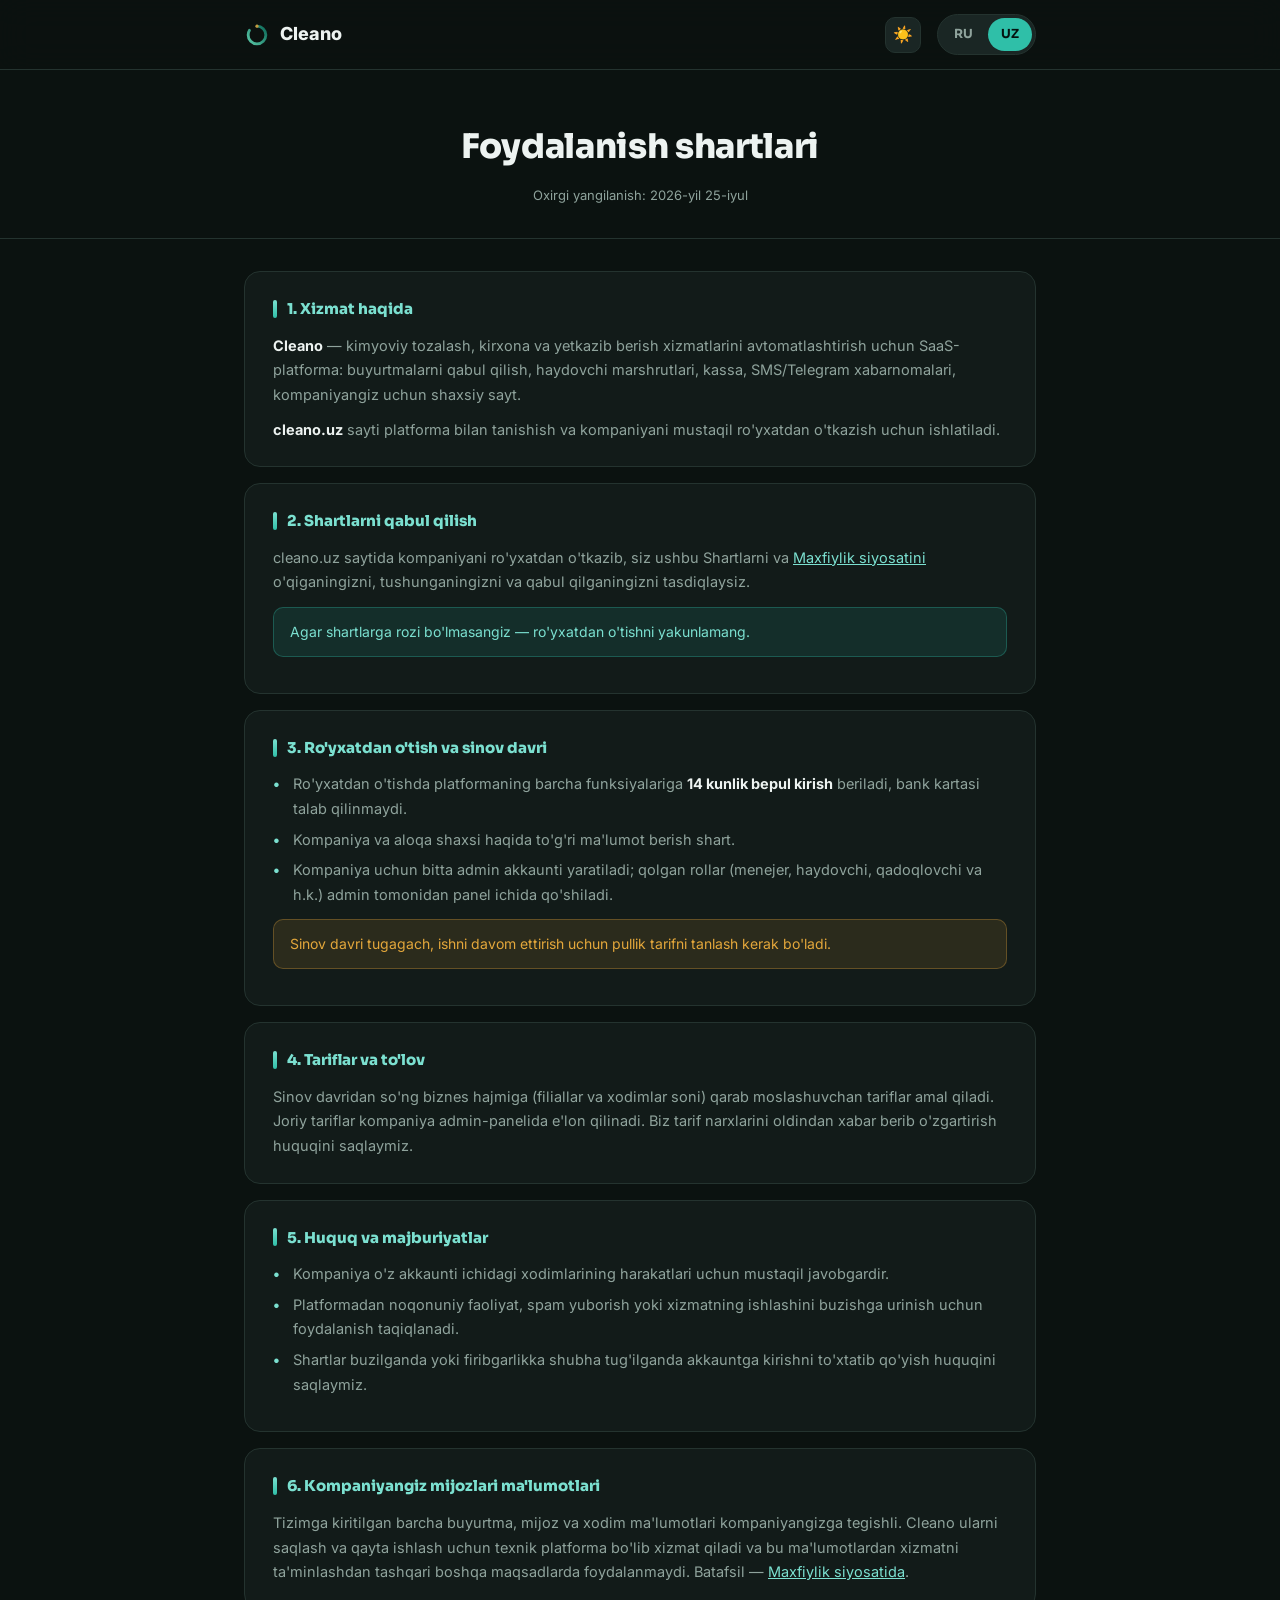
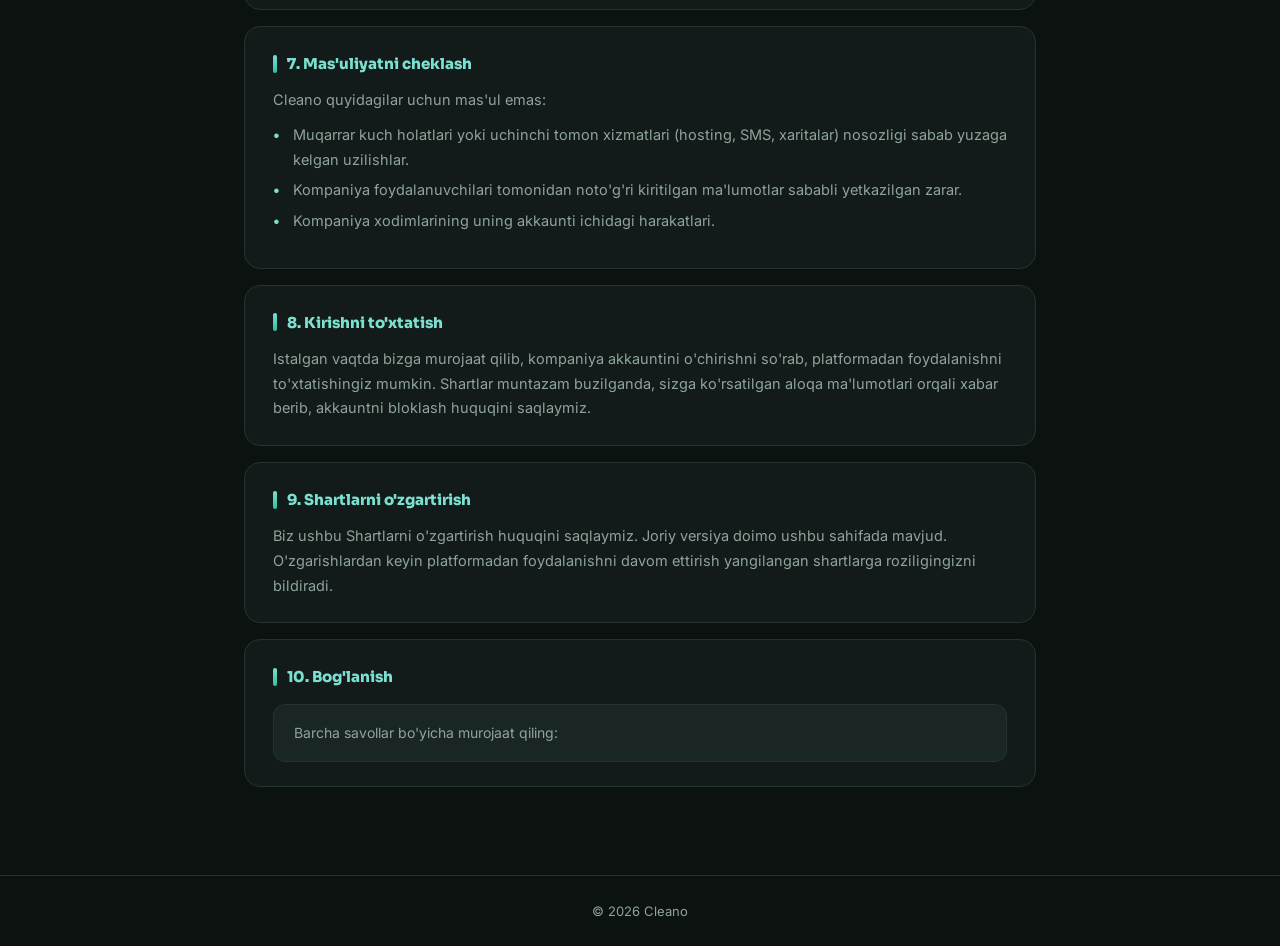
<file: cleano-terms.html>
<!DOCTYPE html>
<html lang="uz" id="htmlRoot">
<head>
<meta charset="UTF-8">
<meta name="viewport" content="width=device-width, initial-scale=1.0">
<title id="pageTitle">Cleano — Foydalanish shartlari</title>
<meta name="theme-color" content="#0B1210">
<link rel="preconnect" href="https://fonts.googleapis.com">
<link rel="preconnect" href="https://fonts.gstatic.com" crossorigin>
<link href="https://fonts.googleapis.com/css2?family=Sora:wght@600;700;800&family=Inter:wght@400;500;600;700&display=swap" rel="stylesheet">
<script src="config.js"></script>
<style>
  *, *::before, *::after { box-sizing: border-box; margin: 0; padding: 0; }
  :root {
    --ink:#0B1210; --surface:#121B19; --surface2:#1A2624; --line:#24332F;
    --teal-deep:#114A40; --teal:#2FBFA8; --teal-soft:#7BE0D0;
    --amber:#E3A73B; --amber-deep:#B9822A;
    --text:#EDF3F1; --text2:#8FA39C;
    font-family:"Inter",system-ui,sans-serif;
  }
  :root[data-theme="light"] {
    --ink:#F3F1EA; --surface:#FFFFFF; --surface2:#ECE7DA; --line:#DDD6C4;
    --teal-deep:#E4F5F1; --teal:#157A6C; --teal-soft:#0E5951;
    --amber:#B9822A; --amber-deep:#96681E;
    --text:#16211D; --text2:#5B6B65;
  }
  html, body { background: var(--ink); color: var(--text); line-height: 1.7; -webkit-font-smoothing: antialiased; min-height: 100vh; }
  a { color: var(--teal-soft); }
  a:hover { color: var(--teal); }
  h1, h2, h3 { font-family: "Sora", system-ui, sans-serif; letter-spacing: -.01em; }
  .wrap { max-width: 840px; margin: 0 auto; padding: 0 24px; }

  header { position: sticky; top: 0; z-index: 200; background: color-mix(in srgb, var(--ink) 82%, transparent); backdrop-filter: blur(16px); -webkit-backdrop-filter: blur(16px); border-bottom: 1px solid var(--line); }
  header .bar { display: flex; align-items: center; gap: 16px; padding: 14px 24px; max-width: 840px; margin: 0 auto; }
  .logo { display: flex; align-items: center; gap: 10px; font-weight: 800; font-size: 18px; margin-right: auto; text-decoration: none; color: var(--text); }
  .logo svg { width: 26px; height: 26px; flex-shrink: 0; }
  .icon-btn { display: inline-flex; align-items: center; justify-content: center; width: 36px; height: 36px; border-radius: 10px; border: 1px solid var(--line); background: var(--surface2); color: var(--text2); cursor: pointer; font-size: 16px; }
  .lang-switch { display: flex; align-items: center; background: var(--surface2); border: 1px solid var(--line); border-radius: 999px; padding: 3px; gap: 2px; }
  .lang-switch button { border: none; background: transparent; color: var(--text2); font: inherit; font-weight: 700; font-size: 12.5px; padding: 6px 13px; border-radius: 999px; cursor: pointer; font-family: "Sora", sans-serif; }
  .lang-switch button.active { background: var(--teal); color: #04120F; }

  .page-hero { padding: 48px 24px 32px; text-align: center; border-bottom: 1px solid var(--line); }
  .page-hero h1 { font-size: clamp(24px, 4vw, 34px); font-weight: 800; margin-bottom: 8px; }
  .page-hero .date { font-size: 13px; color: var(--text2); }

  .container { padding: 32px 24px 72px; }
  .section { background: var(--surface); border: 1px solid var(--line); border-radius: 16px; padding: 24px 28px; margin-bottom: 16px; }
  .section-title { font-family: "Sora", sans-serif; font-size: 15px; font-weight: 800; color: var(--teal-soft); margin-bottom: 12px; display: flex; align-items: center; gap: 10px; }
  .section-title::before { content: ''; width: 4px; height: 18px; background: linear-gradient(180deg, var(--teal-soft), var(--teal)); border-radius: 4px; flex-shrink: 0; }
  .section p { margin-bottom: 10px; font-size: 14.5px; color: var(--text2); }
  .section p:last-child { margin-bottom: 0; }
  .section ul { list-style: none; margin-bottom: 10px; }
  .section ul li { font-size: 14.5px; color: var(--text2); margin-bottom: 6px; padding-left: 20px; position: relative; }
  .section ul li::before { content: '•'; position: absolute; left: 0; color: var(--teal-soft); font-weight: 700; }
  .section ul li strong, .section p strong { color: var(--text); }

  .callout { background: color-mix(in srgb, var(--teal) 12%, transparent); border: 1px solid color-mix(in srgb, var(--teal) 30%, transparent); border-radius: 10px; padding: 12px 16px; margin: 12px 0; font-size: 14px; color: var(--teal-soft); display: flex; gap: 10px; }
  .amber-note { background: color-mix(in srgb, var(--amber) 12%, transparent); border: 1px solid color-mix(in srgb, var(--amber) 30%, transparent); border-radius: 10px; padding: 12px 16px; margin: 12px 0; font-size: 14px; color: var(--amber); display: flex; gap: 10px; }

  .contact-card { background: var(--surface2); border: 1px solid var(--line); border-radius: 12px; padding: 16px 20px; margin-top: 14px; display: flex; flex-direction: column; gap: 6px; }
  .contact-card a { font-weight: 600; font-size: 14.5px; }
  .contact-card span { font-size: 14px; color: var(--text2); }

  [data-lang] { display: none; }
  [data-lang].visible { display: block; }

  footer { text-align: center; padding: 24px; font-size: 13px; color: var(--text2); border-top: 1px solid var(--line); }

  @media (max-width: 600px) { .section { padding: 18px 16px; border-radius: 12px; } .page-hero { padding: 32px 16px 24px; } }
</style>
</head>
<body>

<header>
  <div class="bar">
    <a class="logo" href="index.html">
      <svg viewBox="0 0 200 200" xmlns="http://www.w3.org/2000/svg" aria-hidden="true">
        <defs><linearGradient id="tealatop" x1="10%" y1="0%" x2="90%" y2="100%"><stop offset="0%" stop-color="#57C4A4"/><stop offset="100%" stop-color="#0F6E5C"/></linearGradient></defs>
        <circle cx="100" cy="100" r="68" fill="none" stroke="url(#tealatop)" stroke-width="22" stroke-linecap="round" stroke-dasharray="356 72" transform="rotate(-90 100 100)"/>
        <circle cx="100" cy="32" r="12" fill="#C79A3D"/>
      </svg>
      Cleano
    </a>
    <button class="icon-btn" id="themeToggle" aria-label="Toggle theme">🌙</button>
    <div class="lang-switch" id="langSwitch">
      <button type="button" data-lang-btn="ru">RU</button>
      <button type="button" data-lang-btn="uz">UZ</button>
    </div>
  </div>
</header>

<!-- ═══════════ РУССКИЙ ═══════════ -->
<div data-lang="ru">
  <div class="page-hero">
    <h1>Условия использования</h1>
    <div class="date">Последнее обновление: 25 июля 2026 г.</div>
  </div>
  <div class="wrap container">

    <div class="section">
      <div class="section-title">1. О сервисе</div>
      <p><strong>Cleano</strong> — SaaS-платформа для автоматизации химчисток, прачечных и служб доставки: приём заказов, маршруты водителей, касса, SMS/Telegram-уведомления, собственный сайт для клиентов компании.</p>
      <p>Сайт <strong>cleano.uz</strong> используется для знакомства с платформой и самостоятельной регистрации компании.</p>
    </div>

    <div class="section">
      <div class="section-title">2. Принятие условий</div>
      <p>Регистрируя компанию на cleano.uz, вы подтверждаете, что прочитали, поняли и согласны с настоящими Условиями и <a href="cleano-privacy.html">Политикой конфиденциальности</a>.</p>
      <div class="callout">Если вы не согласны с условиями — не завершайте регистрацию.</div>
    </div>

    <div class="section">
      <div class="section-title">3. Регистрация и пробный период</div>
      <ul>
        <li>При регистрации предоставляется <strong>14 дней бесплатного доступа</strong> ко всем функциям платформы, банковская карта не требуется.</li>
        <li>Вы обязаны указывать достоверные данные о компании и контактном лице.</li>
        <li>Один аккаунт администратора создаётся на компанию; остальные роли (менеджер, водитель, упаковщик и т.д.) добавляются администратором внутри панели.</li>
      </ul>
      <div class="amber-note">По окончании пробного периода для продолжения работы потребуется выбрать платный тариф.</div>
    </div>

    <div class="section">
      <div class="section-title">4. Тарифы и оплата</div>
      <p>После пробного периода действуют гибкие тарифы в зависимости от размера бизнеса (количество филиалов и сотрудников). Актуальные тарифы публикуются в панели администратора компании. Мы вправе изменять стоимость тарифов, уведомив об этом заранее.</p>
    </div>

    <div class="section">
      <div class="section-title">5. Права и обязанности</div>
      <ul>
        <li>Компания самостоятельно отвечает за действия своих сотрудников внутри созданного ей аккаунта.</li>
        <li>Запрещается использовать платформу для незаконной деятельности, рассылки спама или попыток нарушить работу сервиса.</li>
        <li>Мы вправе приостановить доступ к аккаунту при нарушении условий или подозрении на мошенничество.</li>
      </ul>
    </div>

    <div class="section">
      <div class="section-title">6. Данные клиентов вашей компании</div>
      <p>Все данные о заказах, клиентах и сотрудниках, которые вы вносите в систему, принадлежат вашей компании. Cleano выступает технической платформой для их хранения и обработки и не использует эти данные в собственных целях, кроме поддержки работы сервиса. Подробнее — в <a href="cleano-privacy.html">Политике конфиденциальности</a>.</p>
    </div>

    <div class="section">
      <div class="section-title">7. Ограничение ответственности</div>
      <p>Cleano не несёт ответственности за:</p>
      <ul>
        <li>Перерывы в работе, вызванные обстоятельствами непреодолимой силы или сбоями сторонних сервисов (хостинг, SMS, карты).</li>
        <li>Убытки, возникшие из-за некорректных данных, внесённых пользователями компании.</li>
        <li>Действия сотрудников компании внутри её аккаунта.</li>
      </ul>
    </div>

    <div class="section">
      <div class="section-title">8. Прекращение доступа</div>
      <p>Вы можете прекратить использование платформы в любой момент, обратившись к нам с просьбой удалить аккаунт компании. Мы вправе заблокировать аккаунт при систематическом нарушении условий, уведомив вас по указанным контактным данным.</p>
    </div>

    <div class="section">
      <div class="section-title">9. Изменение условий</div>
      <p>Мы вправе изменять настоящие Условия. Актуальная версия всегда доступна на этой странице. Продолжение использования платформы после изменений означает согласие с обновлёнными условиями.</p>
    </div>

    <div class="section">
      <div class="section-title">10. Контакты</div>
      <div class="contact-card" id="contactCardRu">
        <span>По всем вопросам обращайтесь:</span>
      </div>
    </div>

  </div>
</div>

<!-- ═══════════ UZBEKCHA ═══════════ -->
<div data-lang="uz" class="visible">
  <div class="page-hero">
    <h1>Foydalanish shartlari</h1>
    <div class="date">Oxirgi yangilanish: 2026-yil 25-iyul</div>
  </div>
  <div class="wrap container">

    <div class="section">
      <div class="section-title">1. Xizmat haqida</div>
      <p><strong>Cleano</strong> — kimyoviy tozalash, kirxona va yetkazib berish xizmatlarini avtomatlashtirish uchun SaaS-platforma: buyurtmalarni qabul qilish, haydovchi marshrutlari, kassa, SMS/Telegram xabarnomalari, kompaniyangiz uchun shaxsiy sayt.</p>
      <p><strong>cleano.uz</strong> sayti platforma bilan tanishish va kompaniyani mustaqil ro'yxatdan o'tkazish uchun ishlatiladi.</p>
    </div>

    <div class="section">
      <div class="section-title">2. Shartlarni qabul qilish</div>
      <p>cleano.uz saytida kompaniyani ro'yxatdan o'tkazib, siz ushbu Shartlarni va <a href="cleano-privacy.html">Maxfiylik siyosatini</a> o'qiganingizni, tushunganingizni va qabul qilganingizni tasdiqlaysiz.</p>
      <div class="callout">Agar shartlarga rozi bo'lmasangiz — ro'yxatdan o'tishni yakunlamang.</div>
    </div>

    <div class="section">
      <div class="section-title">3. Ro'yxatdan o'tish va sinov davri</div>
      <ul>
        <li>Ro'yxatdan o'tishda platformaning barcha funksiyalariga <strong>14 kunlik bepul kirish</strong> beriladi, bank kartasi talab qilinmaydi.</li>
        <li>Kompaniya va aloqa shaxsi haqida to'g'ri ma'lumot berish shart.</li>
        <li>Kompaniya uchun bitta admin akkaunti yaratiladi; qolgan rollar (menejer, haydovchi, qadoqlovchi va h.k.) admin tomonidan panel ichida qo'shiladi.</li>
      </ul>
      <div class="amber-note">Sinov davri tugagach, ishni davom ettirish uchun pullik tarifni tanlash kerak bo'ladi.</div>
    </div>

    <div class="section">
      <div class="section-title">4. Tariflar va to'lov</div>
      <p>Sinov davridan so'ng biznes hajmiga (filiallar va xodimlar soni) qarab moslashuvchan tariflar amal qiladi. Joriy tariflar kompaniya admin-panelida e'lon qilinadi. Biz tarif narxlarini oldindan xabar berib o'zgartirish huquqini saqlaymiz.</p>
    </div>

    <div class="section">
      <div class="section-title">5. Huquq va majburiyatlar</div>
      <ul>
        <li>Kompaniya o'z akkaunti ichidagi xodimlarining harakatlari uchun mustaqil javobgardir.</li>
        <li>Platformadan noqonuniy faoliyat, spam yuborish yoki xizmatning ishlashini buzishga urinish uchun foydalanish taqiqlanadi.</li>
        <li>Shartlar buzilganda yoki firibgarlikka shubha tug'ilganda akkauntga kirishni to'xtatib qo'yish huquqini saqlaymiz.</li>
      </ul>
    </div>

    <div class="section">
      <div class="section-title">6. Kompaniyangiz mijozlari ma'lumotlari</div>
      <p>Tizimga kiritilgan barcha buyurtma, mijoz va xodim ma'lumotlari kompaniyangizga tegishli. Cleano ularni saqlash va qayta ishlash uchun texnik platforma bo'lib xizmat qiladi va bu ma'lumotlardan xizmatni ta'minlashdan tashqari boshqa maqsadlarda foydalanmaydi. Batafsil — <a href="cleano-privacy.html">Maxfiylik siyosatida</a>.</p>
    </div>

    <div class="section">
      <div class="section-title">7. Mas'uliyatni cheklash</div>
      <p>Cleano quyidagilar uchun mas'ul emas:</p>
      <ul>
        <li>Muqarrar kuch holatlari yoki uchinchi tomon xizmatlari (hosting, SMS, xaritalar) nosozligi sabab yuzaga kelgan uzilishlar.</li>
        <li>Kompaniya foydalanuvchilari tomonidan noto'g'ri kiritilgan ma'lumotlar sababli yetkazilgan zarar.</li>
        <li>Kompaniya xodimlarining uning akkaunti ichidagi harakatlari.</li>
      </ul>
    </div>

    <div class="section">
      <div class="section-title">8. Kirishni to'xtatish</div>
      <p>Istalgan vaqtda bizga murojaat qilib, kompaniya akkauntini o'chirishni so'rab, platformadan foydalanishni to'xtatishingiz mumkin. Shartlar muntazam buzilganda, sizga ko'rsatilgan aloqa ma'lumotlari orqali xabar berib, akkauntni bloklash huquqini saqlaymiz.</p>
    </div>

    <div class="section">
      <div class="section-title">9. Shartlarni o'zgartirish</div>
      <p>Biz ushbu Shartlarni o'zgartirish huquqini saqlaymiz. Joriy versiya doimo ushbu sahifada mavjud. O'zgarishlardan keyin platformadan foydalanishni davom ettirish yangilangan shartlarga roziligingizni bildiradi.</p>
    </div>

    <div class="section">
      <div class="section-title">10. Bog'lanish</div>
      <div class="contact-card" id="contactCardUz">
        <span>Barcha savollar bo'yicha murojaat qiling:</span>
      </div>
    </div>

  </div>
</div>

<footer>© 2026 Cleano</footer>

<script>
  var lang = localStorage.getItem('cleano_lang') || 'uz';
  function applyLang(){
    document.documentElement.lang = lang;
    document.querySelectorAll('[data-lang]').forEach(function(el){ el.classList.toggle('visible', el.dataset.lang === lang); });
    document.querySelectorAll('#langSwitch button').forEach(function(b){ b.classList.toggle('active', b.dataset.langBtn === lang); });
  }
  document.querySelectorAll('#langSwitch button').forEach(function(b){
    b.addEventListener('click', function(){ lang = b.dataset.langBtn; localStorage.setItem('cleano_lang', lang); applyLang(); });
  });
  applyLang();

  var theme = localStorage.getItem('cleano_theme') || 'dark';
  function applyTheme(t){
    document.documentElement.setAttribute('data-theme', t);
    document.getElementById('themeToggle').textContent = t === 'dark' ? '☀️' : '🌙';
  }
  applyTheme(theme);
  document.getElementById('themeToggle').addEventListener('click', function(){
    theme = theme === 'dark' ? 'light' : 'dark';
    localStorage.setItem('cleano_theme', theme);
    applyTheme(theme);
  });

  (async function loadContacts(){
    try {
      var API_BASE = (window.APP_API_URL || 'https://web-production-eef2a.up.railway.app') + '/api';
      var r = await fetch(API_BASE + '/saas/public-settings');
      var s = await r.json();
      var html = '';
      if (s.cleano_phone) html += '<a href="tel:' + s.cleano_phone.replace(/\D/g,'') + '">📞 ' + s.cleano_phone + '</a>';
      if (s.cleano_telegram) html += '<a href="' + s.cleano_telegram + '" target="_blank" rel="noopener">✈️ Telegram</a>';
      html += '<a href="mailto:info@cleano.uz">✉️ info@cleano.uz</a>';
      var ru = document.getElementById('contactCardRu');
      var uz = document.getElementById('contactCardUz');
      if (ru) ru.innerHTML += html;
      if (uz) uz.innerHTML += html;
    } catch (e) {}
  })();
</script>
</body>
</html>
</file>
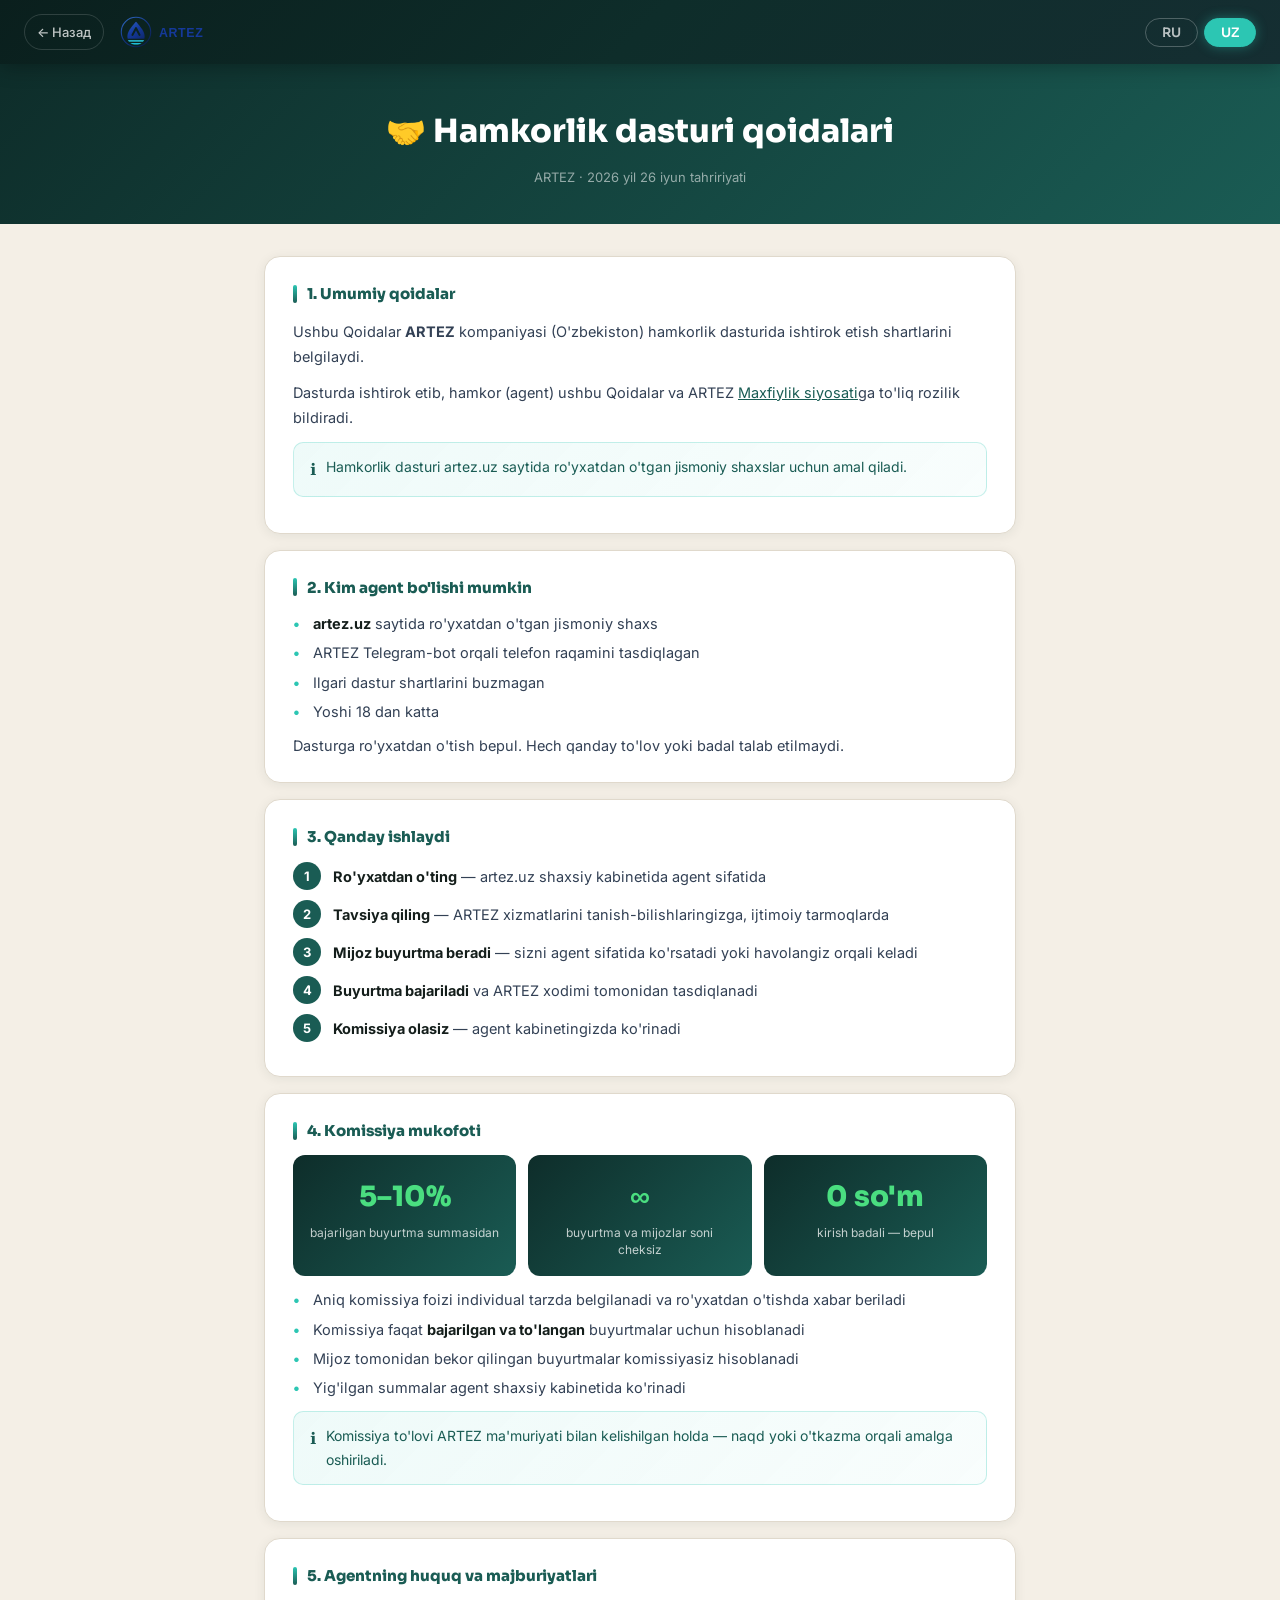
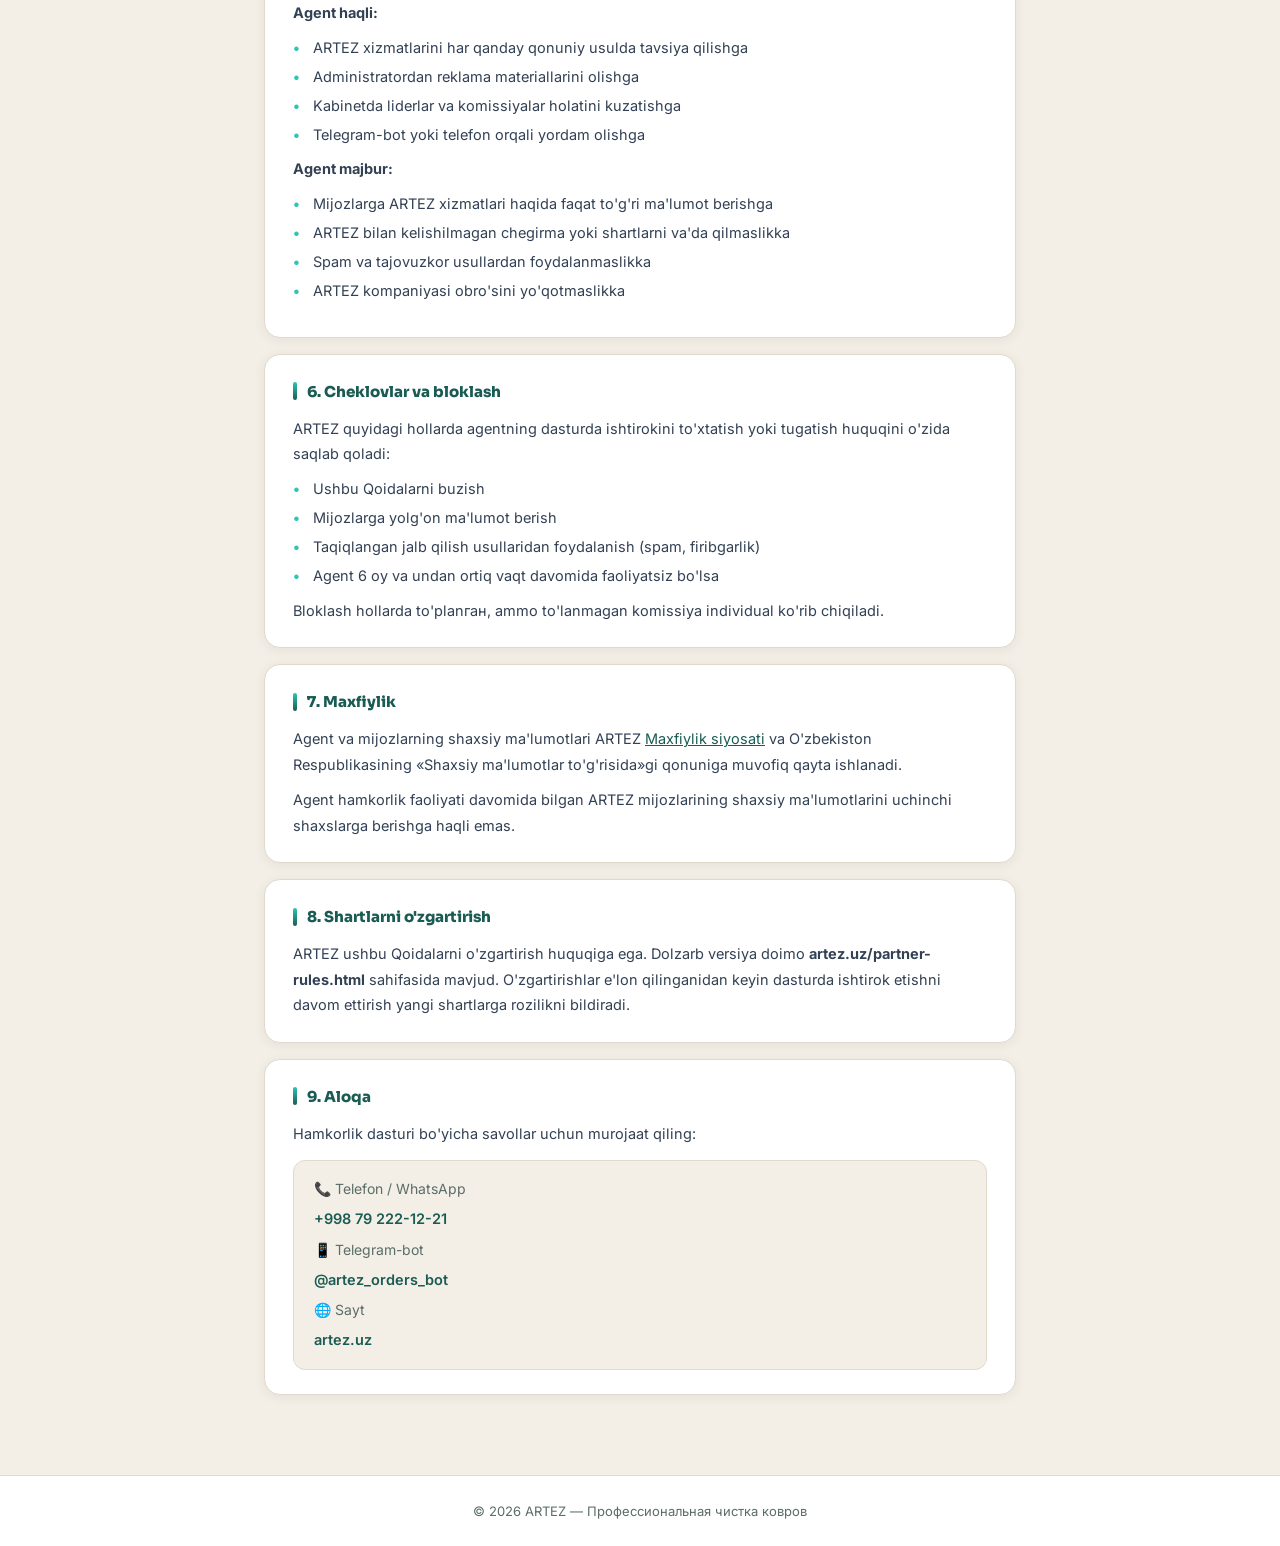
<file: partner-rules.html>
<!DOCTYPE html>
<html lang="ru">
<head>
  <meta charset="UTF-8">
  <meta name="viewport" content="width=device-width, initial-scale=1.0">
  <title id="pageTitle">Правила партнёрской программы — ARTEZ</title>
  <link rel="icon" href="LOGO/favicon.ico">
  <script src="config.js"></script>
  <script>
    (function(){
      var qs = new URLSearchParams(location.search).get('company_slug');
      if (qs) window.APP_COMPANY_SLUG = qs;
    })();
  </script>
  <link rel="preconnect" href="https://fonts.googleapis.com">
  <link rel="preconnect" href="https://fonts.gstatic.com" crossorigin>
  <link href="https://fonts.googleapis.com/css2?family=Inter:wght@400;500;600&family=Sora:wght@700;800&display=swap" rel="stylesheet">
  <style>
    :root{
      --teal-deep:#0E2D2A; --teal:#1A5C54; --teal-soft:#2CC6B3;
      --amber:#E8A83C; --amber-deep:#C98C24;
      --sand:#F4EFE6; --sand-card:#FFFFFF;
      --ink:#141E1B; --ink-soft:#5A6D68; --line:#E0D9CC;
    }
    *{box-sizing:border-box;margin:0;padding:0}
    body{font-family:"Inter",system-ui,sans-serif;background:var(--sand);color:var(--ink);line-height:1.7;min-height:100vh}

    .header{
      background:linear-gradient(135deg,#0A1F1D 0%,var(--teal-deep) 50%,#152E32 100%);
      padding:0 24px;height:64px;display:flex;align-items:center;gap:16px;
      position:sticky;top:0;z-index:100;box-shadow:0 2px 20px rgba(0,0,0,.3);
    }
    .header-back{
      color:rgba(255,255,255,.75);text-decoration:none;font-size:13px;font-weight:500;
      display:flex;align-items:center;gap:6px;padding:6px 12px;
      border:1px solid rgba(255,255,255,.15);border-radius:20px;transition:all .2s;white-space:nowrap;
    }
    .header-back:hover{color:#fff;border-color:rgba(255,255,255,.35);background:rgba(255,255,255,.07)}
    .header-logo{display:flex;align-items:center}
    .header-logo img{height:32px;width:auto}
    .lang-switch{margin-left:auto;display:flex;gap:6px}
    .lang-btn{
      padding:5px 16px;border-radius:20px;border:1px solid rgba(255,255,255,.25);
      cursor:pointer;font-size:13px;font-weight:600;font-family:"Sora",sans-serif;
      transition:all .2s;background:transparent;color:rgba(255,255,255,.7);
    }
    .lang-btn.active{background:var(--teal-soft);color:#fff;border-color:var(--teal-soft);box-shadow:0 0 12px rgba(44,198,179,.4)}
    .lang-btn:hover:not(.active){background:rgba(255,255,255,.08);color:#fff}

    .page-hero{
      background:linear-gradient(135deg,var(--teal-deep) 0%,var(--teal) 100%);
      padding:40px 24px 36px;text-align:center;
    }
    .page-hero h1{font-family:"Sora",sans-serif;font-size:clamp(22px,4vw,32px);font-weight:800;color:#fff;margin-bottom:8px}
    .page-hero .date{font-size:13px;color:rgba(255,255,255,.55)}

    .container{max-width:800px;margin:0 auto;padding:32px 24px 64px}
    .section{
      background:var(--sand-card);border-radius:16px;
      padding:24px 28px;margin-bottom:16px;
      box-shadow:0 2px 12px rgba(14,45,42,.07);border:1px solid var(--line);
    }
    .section-title{
      font-family:"Sora",sans-serif;font-size:15px;font-weight:800;
      color:var(--teal);margin-bottom:12px;display:flex;align-items:center;gap:10px;
    }
    .section-title::before{
      content:'';display:block;width:4px;height:18px;
      background:linear-gradient(180deg,var(--teal-soft),var(--teal));
      border-radius:4px;flex-shrink:0;
    }
    .section p{margin-bottom:10px;font-size:14.5px;color:#334155;line-height:1.75}
    .section p:last-child{margin-bottom:0}
    .section ul{padding-left:0;margin-bottom:10px;list-style:none}
    .section ul li{
      font-size:14.5px;color:#334155;margin-bottom:6px;
      padding-left:20px;position:relative;line-height:1.6
    }
    .section ul li::before{content:'•';position:absolute;left:0;color:var(--teal-soft);font-weight:700}
    .section ul li strong{color:var(--ink)}

    .callout{
      background:linear-gradient(135deg,rgba(44,198,179,.08),rgba(44,198,179,.03));
      border:1px solid rgba(44,198,179,.25);border-radius:10px;
      padding:12px 16px;margin:12px 0;font-size:14px;color:var(--teal);
      display:flex;gap:10px;align-items:flex-start;
    }
    .callout::before{content:'ℹ️';font-size:16px;flex-shrink:0;margin-top:1px}

    .steps{display:flex;flex-direction:column;gap:10px;margin:4px 0 10px}
    .step{display:flex;align-items:flex-start;gap:12px}
    .step-num{
      width:28px;height:28px;border-radius:50%;background:var(--teal);
      color:#fff;font-size:13px;font-weight:700;display:flex;align-items:center;justify-content:center;flex-shrink:0;
    }
    .step-text{font-size:14.5px;color:#334155;line-height:1.6;padding-top:3px}
    .step-text strong{color:var(--ink)}

    .commission-grid{display:grid;grid-template-columns:repeat(auto-fit,minmax(180px,1fr));gap:12px;margin:12px 0}
    .commission-card{
      background:linear-gradient(135deg,var(--teal-deep),var(--teal));
      border-radius:12px;padding:18px 16px;text-align:center;color:#fff;
    }
    .commission-val{font-family:"Sora",sans-serif;font-size:28px;font-weight:800;color:#4ade80;margin-bottom:4px}
    .commission-label{font-size:12px;color:rgba(255,255,255,.75);line-height:1.4}

    .contact-card{
      background:var(--sand);border:1px solid var(--line);border-radius:12px;
      padding:16px 20px;margin-top:14px;display:flex;flex-direction:column;gap:6px;
    }
    .contact-card a{color:var(--teal);text-decoration:none;font-weight:600;font-size:14.5px}
    .contact-card a:hover{color:var(--teal-soft)}
    .contact-card span{font-size:14px;color:var(--ink-soft)}

    [data-lang]{display:none}
    [data-lang].visible{display:block}

    footer{
      text-align:center;padding:24px;font-size:13px;color:var(--ink-soft);
      border-top:1px solid var(--line);background:var(--sand-card);
    }

    @media(max-width:600px){
      .section{padding:18px 16px;border-radius:12px}
      .page-hero{padding:28px 16px 24px}
      .commission-grid{grid-template-columns:1fr 1fr}
    }
  </style>
</head>
<body>

<div class="header">
  <a class="header-back" href="index.html">← Назад</a>
  <div class="header-logo">
    <img src="LOGO/artez-logo-lockup.svg" alt="ARTEZ">
  </div>
  <div class="lang-switch">
    <button class="lang-btn active" onclick="setLang('ru')" id="btn-ru">RU</button>
    <button class="lang-btn" onclick="setLang('uz')" id="btn-uz">UZ</button>
  </div>
</div>

<!-- ══════════════════════ РУССКИЙ ══════════════════════ -->
<div data-lang="ru" class="visible">

  <div class="page-hero">
    <h1>🤝 Правила партнёрской программы</h1>
    <div class="date">ARTEZ · Редакция от 26 июня 2026 г.</div>
  </div>

  <div class="container">

    <div class="section">
      <div class="section-title">1. Общие положения</div>
      <p>Настоящие Правила регулируют условия участия в партнёрской программе компании <strong>ARTEZ</strong> (Узбекистан) — профессиональной чистки ковров и текстиля.</p>
      <p>Принимая участие в программе, партнёр (агент) полностью соглашается с настоящими Правилами и <a href="privacy.html" style="color:var(--teal)">Политикой конфиденциальности</a> ARTEZ.</p>
      <div class="callout">Партнёрская программа действует для физических лиц, зарегистрированных на сайте artez.uz.</div>
    </div>

    <div class="section">
      <div class="section-title">2. Кто может стать агентом</div>
      <ul>
        <li>Физическое лицо, зарегистрированное на сайте <strong>artez.uz</strong></li>
        <li>Подтвердившее номер телефона через Telegram-бот ARTEZ</li>
        <li>Не нарушавшее условия программы ранее</li>
        <li>Возраст от 18 лет</li>
      </ul>
      <p>Регистрация в программе бесплатна. Никаких вложений или взносов не требуется.</p>
    </div>

    <div class="section">
      <div class="section-title">3. Как это работает</div>
      <div class="steps">
        <div class="step">
          <div class="step-num">1</div>
          <div class="step-text"><strong>Регистрируйтесь</strong> как агент через личный кабинет на artez.uz</div>
        </div>
        <div class="step">
          <div class="step-num">2</div>
          <div class="step-text"><strong>Рекомендуйте</strong> услуги ARTEZ своим знакомым, друзьям, в соцсетях</div>
        </div>
        <div class="step">
          <div class="step-num">3</div>
          <div class="step-text"><strong>Клиент оформляет заказ</strong> — указывает вас как агента или приходит по вашей ссылке</div>
        </div>
        <div class="step">
          <div class="step-num">4</div>
          <div class="step-text"><strong>Заказ выполняется</strong> и подтверждается сотрудником ARTEZ</div>
        </div>
        <div class="step">
          <div class="step-num">5</div>
          <div class="step-text"><strong>Вы получаете комиссию</strong> — она отображается в вашем кабинете агента</div>
        </div>
      </div>
    </div>

    <div class="section">
      <div class="section-title">4. Комиссионное вознаграждение</div>
      <div class="commission-grid">
        <div class="commission-card">
          <div class="commission-val">5–10%</div>
          <div class="commission-label">от суммы выполненного заказа</div>
        </div>
        <div class="commission-card">
          <div class="commission-val">∞</div>
          <div class="commission-label">без лимита заявок и клиентов</div>
        </div>
        <div class="commission-card">
          <div class="commission-val">0 сум</div>
          <div class="commission-label">вступительный взнос — бесплатно</div>
        </div>
      </div>
      <ul>
        <li>Точный процент комиссии устанавливается индивидуально и сообщается при регистрации</li>
        <li>Комиссия начисляется только за <strong>выполненные и оплаченные</strong> заказы</li>
        <li>Заказы, отменённые клиентом, комиссией не сопровождаются</li>
        <li>Накопленные суммы отображаются в личном кабинете агента</li>
      </ul>
      <div class="callout">Выплата комиссии осуществляется по договорённости с администрацией ARTEZ — наличными или переводом.</div>
    </div>

    <div class="section">
      <div class="section-title">5. Права и обязанности агента</div>
      <p><strong>Агент вправе:</strong></p>
      <ul>
        <li>Рекомендовать услуги ARTEZ любым законным способом</li>
        <li>Получать актуальные рекламные материалы у администратора</li>
        <li>Видеть статус своих лидов и начисленных комиссий в кабинете</li>
        <li>Задавать вопросы и получать поддержку через Telegram-бот или по телефону</li>
      </ul>
      <p><strong>Агент обязан:</strong></p>
      <ul>
        <li>Предоставлять клиентам только достоверную информацию об услугах ARTEZ</li>
        <li>Не обещать скидки или условия, не согласованные с ARTEZ</li>
        <li>Не использовать спам и агрессивные методы продвижения</li>
        <li>Не дискредитировать репутацию компании ARTEZ</li>
      </ul>
    </div>

    <div class="section">
      <div class="section-title">6. Ограничения и блокировка</div>
      <p>ARTEZ оставляет за собой право приостановить или прекратить участие агента в программе в случае:</p>
      <ul>
        <li>Нарушения настоящих Правил</li>
        <li>Предоставления клиентам ложной информации</li>
        <li>Использования запрещённых методов привлечения (спам, мошенничество)</li>
        <li>Бездействия агента более 6 месяцев подряд</li>
      </ul>
      <p>При блокировке накопленная, но не выплаченная комиссия рассматривается индивидуально.</p>
    </div>

    <div class="section">
      <div class="section-title">7. Конфиденциальность</div>
      <p>Персональные данные агента и клиентов обрабатываются в соответствии с <a href="privacy.html" style="color:var(--teal)">Политикой конфиденциальности</a> ARTEZ и Законом Республики Узбекистан «О персональных данных».</p>
      <p>Агент не вправе передавать третьим лицам персональные данные клиентов ARTEZ, ставшие ему известными в ходе партнёрской деятельности.</p>
    </div>

    <div class="section">
      <div class="section-title">8. Изменение условий</div>
      <p>ARTEZ вправе изменять настоящие Правила. Актуальная версия всегда доступна на странице <strong>artez.uz/partner-rules.html</strong>. Продолжение участия в программе после публикации изменений означает согласие с новыми условиями.</p>
    </div>

    <div class="section">
      <div class="section-title">9. Контакты</div>
      <p>По вопросам партнёрской программы обращайтесь:</p>
      <div class="contact-card">
        <span>📞 Телефон / WhatsApp</span>
        <a href="tel:+998792221221">+998 79 222-12-21</a>
        <span>📱 Telegram-бот</span>
        <a href="https://t.me/artez_orders_bot">@artez_orders_bot</a>
        <span>🌐 Сайт</span>
        <a href="https://artez.uz">artez.uz</a>
      </div>
    </div>

  </div>
</div>

<!-- ══════════════════════ УЗБЕКСКИЙ ══════════════════════ -->
<div data-lang="uz">

  <div class="page-hero">
    <h1>🤝 Hamkorlik dasturi qoidalari</h1>
    <div class="date">ARTEZ · 2026 yil 26 iyun tahririyati</div>
  </div>

  <div class="container">

    <div class="section">
      <div class="section-title">1. Umumiy qoidalar</div>
      <p>Ushbu Qoidalar <strong>ARTEZ</strong> kompaniyasi (O'zbekiston) hamkorlik dasturida ishtirok etish shartlarini belgilaydi.</p>
      <p>Dasturda ishtirok etib, hamkor (agent) ushbu Qoidalar va ARTEZ <a href="privacy.html" style="color:var(--teal)">Maxfiylik siyosati</a>ga to'liq rozilik bildiradi.</p>
      <div class="callout">Hamkorlik dasturi artez.uz saytida ro'yxatdan o'tgan jismoniy shaxslar uchun amal qiladi.</div>
    </div>

    <div class="section">
      <div class="section-title">2. Kim agent bo'lishi mumkin</div>
      <ul>
        <li><strong>artez.uz</strong> saytida ro'yxatdan o'tgan jismoniy shaxs</li>
        <li>ARTEZ Telegram-bot orqali telefon raqamini tasdiqlagan</li>
        <li>Ilgari dastur shartlarini buzmagan</li>
        <li>Yoshi 18 dan katta</li>
      </ul>
      <p>Dasturga ro'yxatdan o'tish bepul. Hech qanday to'lov yoki badal talab etilmaydi.</p>
    </div>

    <div class="section">
      <div class="section-title">3. Qanday ishlaydi</div>
      <div class="steps">
        <div class="step">
          <div class="step-num">1</div>
          <div class="step-text"><strong>Ro'yxatdan o'ting</strong> — artez.uz shaxsiy kabinetida agent sifatida</div>
        </div>
        <div class="step">
          <div class="step-num">2</div>
          <div class="step-text"><strong>Tavsiya qiling</strong> — ARTEZ xizmatlarini tanish-bilishlaringizga, ijtimoiy tarmoqlarda</div>
        </div>
        <div class="step">
          <div class="step-num">3</div>
          <div class="step-text"><strong>Mijoz buyurtma beradi</strong> — sizni agent sifatida ko'rsatadi yoki havolangiz orqali keladi</div>
        </div>
        <div class="step">
          <div class="step-num">4</div>
          <div class="step-text"><strong>Buyurtma bajariladi</strong> va ARTEZ xodimi tomonidan tasdiqlanadi</div>
        </div>
        <div class="step">
          <div class="step-num">5</div>
          <div class="step-text"><strong>Komissiya olasiz</strong> — agent kabinetingizda ko'rinadi</div>
        </div>
      </div>
    </div>

    <div class="section">
      <div class="section-title">4. Komissiya mukofoti</div>
      <div class="commission-grid">
        <div class="commission-card">
          <div class="commission-val">5–10%</div>
          <div class="commission-label">bajarilgan buyurtma summasidan</div>
        </div>
        <div class="commission-card">
          <div class="commission-val">∞</div>
          <div class="commission-label">buyurtma va mijozlar soni cheksiz</div>
        </div>
        <div class="commission-card">
          <div class="commission-val">0 so'm</div>
          <div class="commission-label">kirish badali — bepul</div>
        </div>
      </div>
      <ul>
        <li>Aniq komissiya foizi individual tarzda belgilanadi va ro'yxatdan o'tishda xabar beriladi</li>
        <li>Komissiya faqat <strong>bajarilgan va to'langan</strong> buyurtmalar uchun hisoblanadi</li>
        <li>Mijoz tomonidan bekor qilingan buyurtmalar komissiyasiz hisoblanadi</li>
        <li>Yig'ilgan summalar agent shaxsiy kabinetida ko'rinadi</li>
      </ul>
      <div class="callout">Komissiya to'lovi ARTEZ ma'muriyati bilan kelishilgan holda — naqd yoki o'tkazma orqali amalga oshiriladi.</div>
    </div>

    <div class="section">
      <div class="section-title">5. Agentning huquq va majburiyatlari</div>
      <p><strong>Agent haqli:</strong></p>
      <ul>
        <li>ARTEZ xizmatlarini har qanday qonuniy usulda tavsiya qilishga</li>
        <li>Administratordan reklama materiallarini olishga</li>
        <li>Kabinetda liderlar va komissiyalar holatini kuzatishga</li>
        <li>Telegram-bot yoki telefon orqali yordam olishga</li>
      </ul>
      <p><strong>Agent majbur:</strong></p>
      <ul>
        <li>Mijozlarga ARTEZ xizmatlari haqida faqat to'g'ri ma'lumot berishga</li>
        <li>ARTEZ bilan kelishilmagan chegirma yoki shartlarni va'da qilmaslikka</li>
        <li>Spam va tajovuzkor usullardan foydalanmaslikka</li>
        <li>ARTEZ kompaniyasi obro'sini yo'qotmaslikka</li>
      </ul>
    </div>

    <div class="section">
      <div class="section-title">6. Cheklovlar va bloklash</div>
      <p>ARTEZ quyidagi hollarda agentning dasturda ishtirokini to'xtatish yoki tugatish huquqini o'zida saqlab qoladi:</p>
      <ul>
        <li>Ushbu Qoidalarni buzish</li>
        <li>Mijozlarga yolg'on ma'lumot berish</li>
        <li>Taqiqlangan jalb qilish usullaridan foydalanish (spam, firibgarlik)</li>
        <li>Agent 6 oy va undan ortiq vaqt davomida faoliyatsiz bo'lsa</li>
      </ul>
      <p>Bloklash hollarda to'planган, ammo to'lanmagan komissiya individual ko'rib chiqiladi.</p>
    </div>

    <div class="section">
      <div class="section-title">7. Maxfiylik</div>
      <p>Agent va mijozlarning shaxsiy ma'lumotlari ARTEZ <a href="privacy.html" style="color:var(--teal)">Maxfiylik siyosati</a> va O'zbekiston Respublikasining «Shaxsiy ma'lumotlar to'g'risida»gi qonuniga muvofiq qayta ishlanadi.</p>
      <p>Agent hamkorlik faoliyati davomida bilgan ARTEZ mijozlarining shaxsiy ma'lumotlarini uchinchi shaxslarga berishga haqli emas.</p>
    </div>

    <div class="section">
      <div class="section-title">8. Shartlarni o'zgartirish</div>
      <p>ARTEZ ushbu Qoidalarni o'zgartirish huquqiga ega. Dolzarb versiya doimo <strong>artez.uz/partner-rules.html</strong> sahifasida mavjud. O'zgartirishlar e'lon qilinganidan keyin dasturda ishtirok etishni davom ettirish yangi shartlarga rozilikni bildiradi.</p>
    </div>

    <div class="section">
      <div class="section-title">9. Aloqa</div>
      <p>Hamkorlik dasturi bo'yicha savollar uchun murojaat qiling:</p>
      <div class="contact-card">
        <span>📞 Telefon / WhatsApp</span>
        <a href="tel:+998792221221">+998 79 222-12-21</a>
        <span>📱 Telegram-bot</span>
        <a href="https://t.me/artez_orders_bot">@artez_orders_bot</a>
        <span>🌐 Sayt</span>
        <a href="https://artez.uz">artez.uz</a>
      </div>
    </div>

  </div>
</div>

<footer id="pageFooter">
  © 2026 ARTEZ — Профессиональная чистка ковров
</footer>

<script>
  function setLang(l) {
    document.querySelectorAll('[data-lang]').forEach(el => el.classList.toggle('visible', el.dataset.lang === l));
    document.getElementById('btn-ru').classList.toggle('active', l === 'ru');
    document.getElementById('btn-uz').classList.toggle('active', l === 'uz');
    document.documentElement.lang = l;
    localStorage.setItem('artez_lang', l);
  }
  // Применяем язык из localStorage при загрузке
  const saved = localStorage.getItem('artez_lang');
  if (saved && saved !== 'ru') setLang(saved);

  // ── Company data (per-tenant): имя/бот/телефон/комиссия вместо жёстких ARTEZ-значений ──
  (async function loadCompanyData(){
    try {
      const API_BASE = (window.APP_API_URL || "https://artez-api-production.up.railway.app") + "/api";
      const slug = window.APP_COMPANY_SLUG || '';
      const [company, site] = await Promise.all([
        fetch(API_BASE + '/company/resolve?slug=' + encodeURIComponent(slug)).then(r => r.ok ? r.json() : null).catch(() => null),
        fetch(API_BASE + '/settings/site?company_slug=' + encodeURIComponent(slug)).then(r => r.ok ? r.json() : null).catch(() => null),
      ]);
      const name = company && company.name;
      const s = site && site.settings;
      if (!name && !s) return;

      const host = location.host;
      const rawPhone = (s && (s.contact_main || s.contact_short)) || '';
      const phoneDigits = rawPhone.replace(/\D/g, '');
      let phoneDisplay = '+998 79 222-12-21';
      if (phoneDigits) {
        const loc = phoneDigits.startsWith('998') ? phoneDigits.slice(3) : phoneDigits;
        phoneDisplay = `+998 ${loc.slice(0,2)} ${loc.slice(2,5)}-${loc.slice(5,7)}-${loc.slice(7)}`;
      }
      const phoneTel = phoneDigits ? (phoneDigits.startsWith('998') ? '+' + phoneDigits : '+998' + phoneDigits) : '+998792221221';
      let botUrl = 'https://t.me/artez_orders_bot';
      let botHandle = '@artez_orders_bot';
      if (s && s.order_bot_username) {
        botUrl = 'https://t.me/' + s.order_bot_username.trim().replace(/^@/, '');
        botHandle = '@' + botUrl.split('/').pop();
      }
      let commission = '5–10%';
      if (s) {
        const ctype = s.agent_commission_type || 'percent';
        if (ctype === 'fixed' && s.agent_commission_fixed) {
          commission = Number(s.agent_commission_fixed).toLocaleString('ru-RU').replace(/,/g, ' ') + ' сум';
        } else if (s.agent_commission_percent) {
          commission = s.agent_commission_percent + '%';
        }
      }

      const replaceAll = (str) => {
        let v = str;
        if (name) v = v.split('ARTEZ').join(name);
        v = v.split('artez.uz').join(host);
        v = v.split('https://t.me/artez_orders_bot').join(botUrl);
        v = v.split('@artez_orders_bot').join(botHandle);
        v = v.split('tel:+998792221221').join('tel:' + phoneTel);
        v = v.split('+998 79 222-12-21').join(phoneDisplay);
        v = v.split('5–10%').join(commission);
        return v;
      };

      document.querySelectorAll('[data-lang]').forEach(el => { el.innerHTML = replaceAll(el.innerHTML); });
      document.title = replaceAll(document.title);
      const footer = document.getElementById('pageFooter');
      if (footer) footer.innerHTML = replaceAll(footer.innerHTML);
      const logoImg = document.querySelector('.header-logo img');
      if (logoImg && name) logoImg.alt = name;
    } catch (e) {}
  })();
</script>
</body>
</html>
</file>
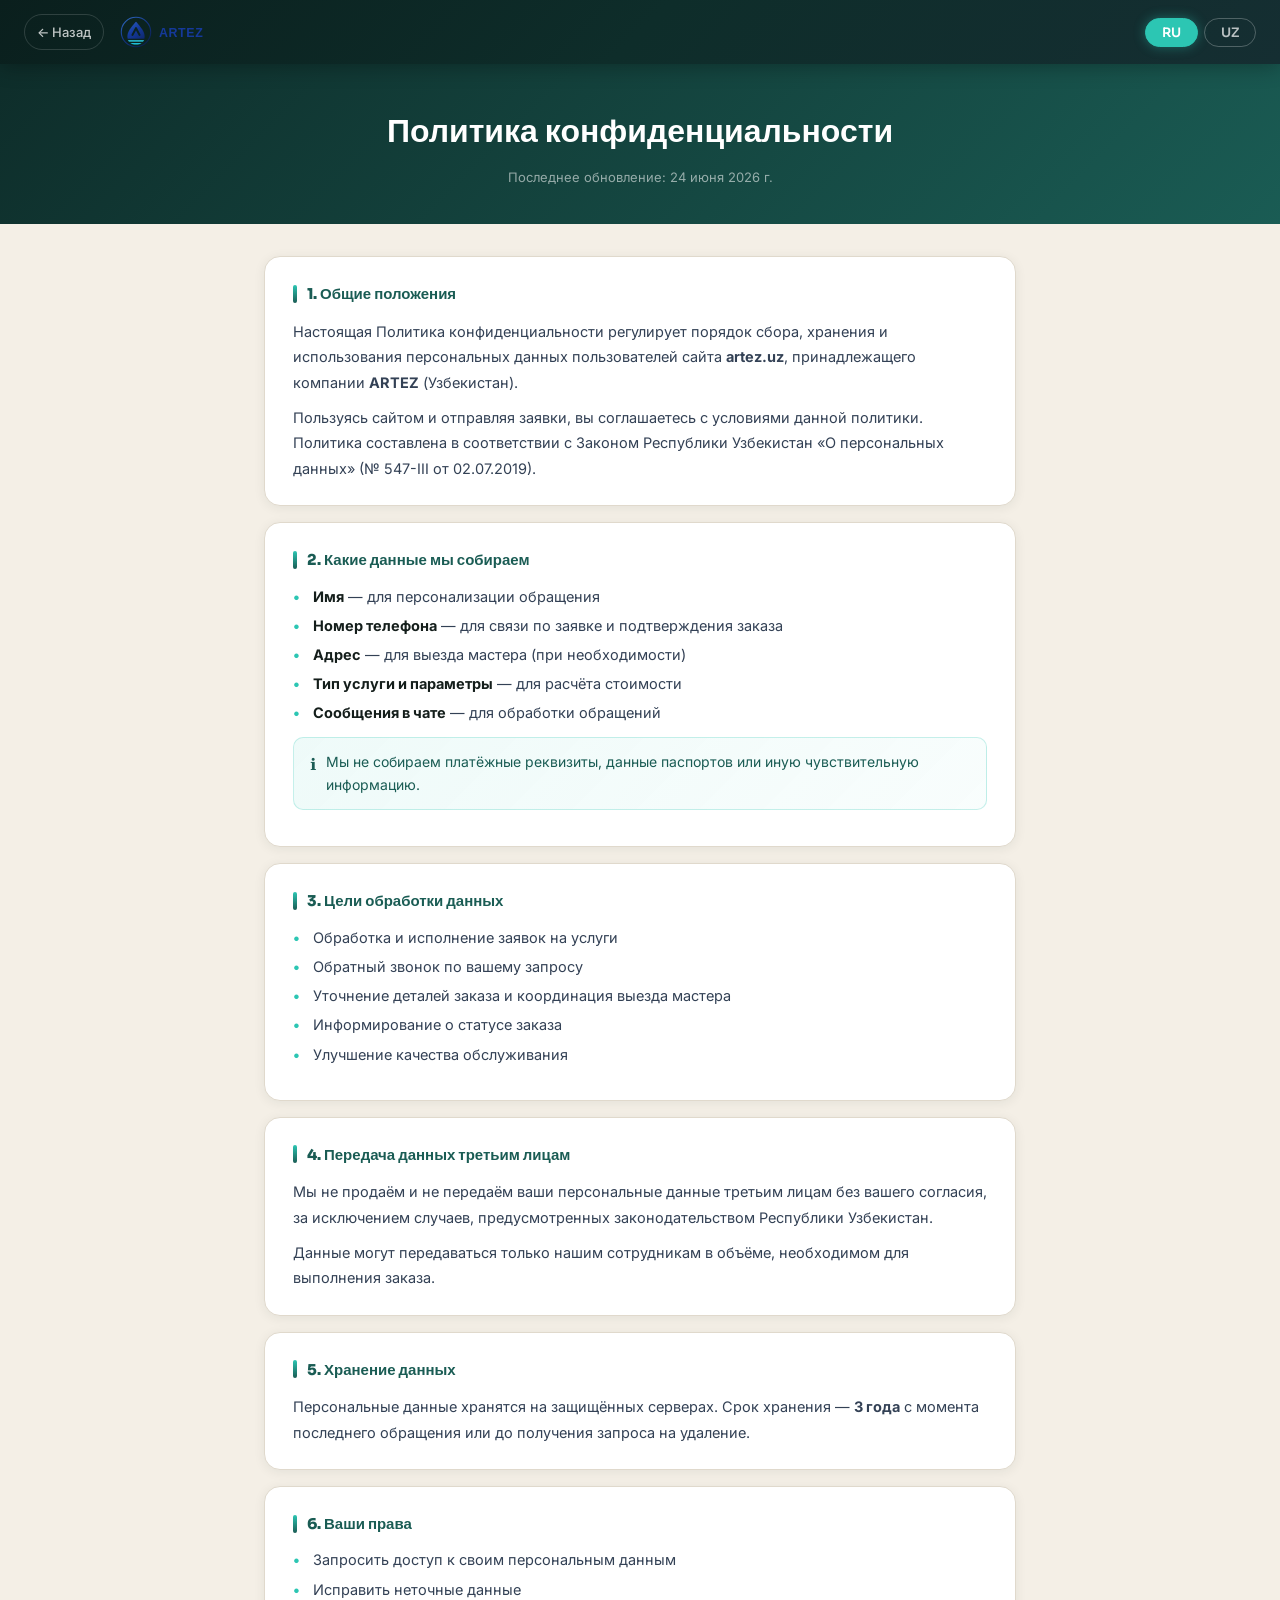
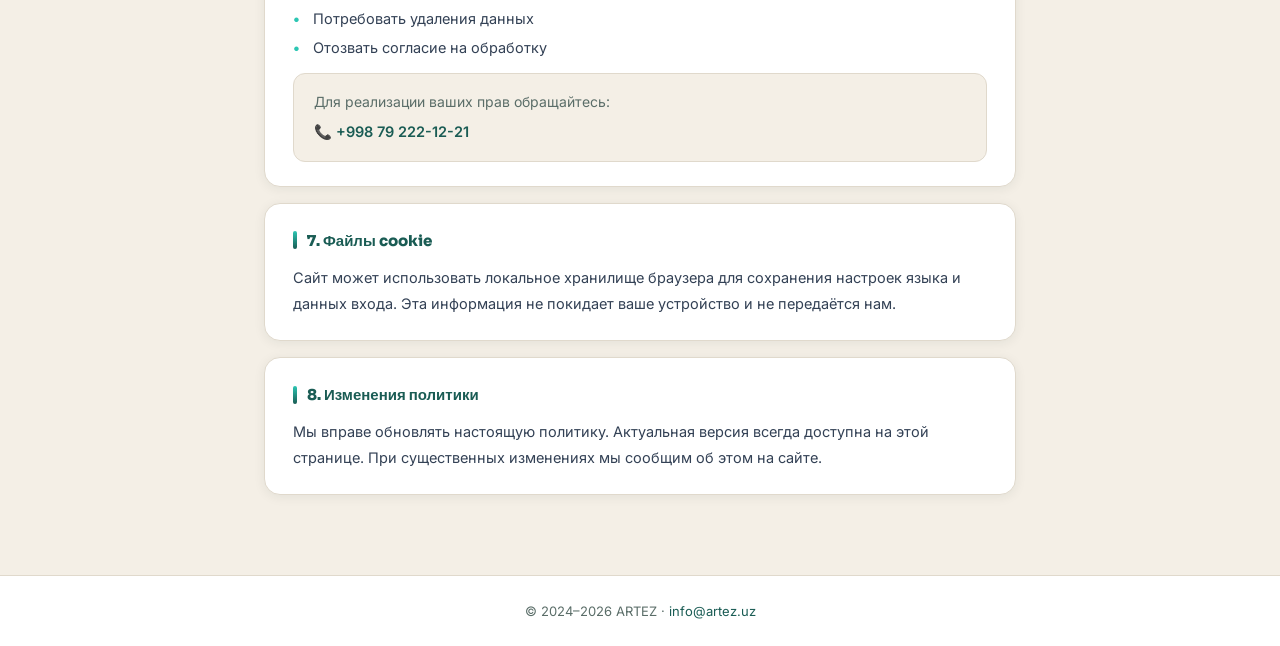
<file: privacy.html>
<!DOCTYPE html>
<html lang="ru">
<head>
  <meta charset="UTF-8">
  <meta name="viewport" content="width=device-width, initial-scale=1.0">
  <title id="pageTitle">Политика конфиденциальности — ARTEZ</title>
  <link rel="icon" href="LOGO/favicon.ico">
  <script src="config.js"></script>
  <script>
    (function(){
      var qs = new URLSearchParams(location.search).get('company_slug');
      if (qs) window.APP_COMPANY_SLUG = qs;
    })();
  </script>
  <link rel="preconnect" href="https://fonts.googleapis.com">
  <link rel="preconnect" href="https://fonts.gstatic.com" crossorigin>
  <link href="https://fonts.googleapis.com/css2?family=Inter:wght@400;500;600&family=Sora:wght@700;800&display=swap" rel="stylesheet">
  <style>
    :root{
      --teal-deep:#0E2D2A; --teal:#1A5C54; --teal-soft:#2CC6B3;
      --amber:#E8A83C; --amber-deep:#C98C24;
      --sand:#F4EFE6; --sand-card:#FFFFFF;
      --ink:#141E1B; --ink-soft:#5A6D68; --line:#E0D9CC;
    }
    *{box-sizing:border-box;margin:0;padding:0}
    body{font-family:"Inter",system-ui,sans-serif;background:var(--sand);color:var(--ink);line-height:1.7;min-height:100vh}

    /* ── HEADER ── */
    .header{
      background:linear-gradient(135deg,#0A1F1D 0%,var(--teal-deep) 50%,#152E32 100%);
      padding:0 24px; height:64px; display:flex; align-items:center; gap:16px;
      position:sticky; top:0; z-index:100;
      box-shadow:0 2px 20px rgba(0,0,0,.3);
    }
    .header-back{
      color:rgba(255,255,255,.75); text-decoration:none; font-size:13px; font-weight:500;
      display:flex; align-items:center; gap:6px; padding:6px 12px;
      border:1px solid rgba(255,255,255,.15); border-radius:20px;
      transition:all .2s; white-space:nowrap;
    }
    .header-back:hover{color:#fff;border-color:rgba(255,255,255,.35);background:rgba(255,255,255,.07)}
    .header-logo{display:flex;align-items:center}
    .header-logo img{height:32px;width:auto}
    .lang-switch{margin-left:auto;display:flex;gap:6px}
    .lang-btn{
      padding:5px 16px; border-radius:20px; border:1px solid rgba(255,255,255,.25);
      cursor:pointer; font-size:13px; font-weight:600; font-family:"Sora",sans-serif;
      transition:all .2s; background:transparent; color:rgba(255,255,255,.7);
    }
    .lang-btn.active{background:var(--teal-soft);color:#fff;border-color:var(--teal-soft);box-shadow:0 0 12px rgba(44,198,179,.4)}
    .lang-btn:hover:not(.active){background:rgba(255,255,255,.08);color:#fff}

    /* ── HERO BAND ── */
    .page-hero{
      background:linear-gradient(135deg,var(--teal-deep) 0%,var(--teal) 100%);
      padding:40px 24px 36px; text-align:center;
    }
    .page-hero h1{font-family:"Sora",sans-serif;font-size:clamp(22px,4vw,32px);font-weight:800;color:#fff;margin-bottom:8px}
    .page-hero .date{font-size:13px;color:rgba(255,255,255,.55)}

    /* ── CONTENT ── */
    .container{max-width:800px;margin:0 auto;padding:32px 24px 64px}
    .section{
      background:var(--sand-card); border-radius:16px;
      padding:24px 28px; margin-bottom:16px;
      box-shadow:0 2px 12px rgba(14,45,42,.07);
      border:1px solid var(--line);
    }
    .section-title{
      font-family:"Sora",sans-serif; font-size:15px; font-weight:800;
      color:var(--teal); margin-bottom:12px; display:flex; align-items:center; gap:10px;
    }
    .section-title::before{
      content:''; display:block; width:4px; height:18px;
      background:linear-gradient(180deg,var(--teal-soft),var(--teal));
      border-radius:4px; flex-shrink:0;
    }
    .section p{margin-bottom:10px;font-size:14.5px;color:#334155;line-height:1.75}
    .section p:last-child{margin-bottom:0}
    .section ul{padding-left:0;margin-bottom:10px;list-style:none}
    .section ul li{
      font-size:14.5px;color:#334155;margin-bottom:6px;
      padding-left:20px;position:relative;line-height:1.6
    }
    .section ul li::before{content:'•';position:absolute;left:0;color:var(--teal-soft);font-weight:700}
    .section ul li strong{color:var(--ink)}

    .callout{
      background:linear-gradient(135deg,rgba(44,198,179,.08),rgba(44,198,179,.03));
      border:1px solid rgba(44,198,179,.25); border-radius:10px;
      padding:12px 16px; margin:12px 0; font-size:14px; color:var(--teal);
      display:flex; gap:10px; align-items:flex-start;
    }
    .callout::before{content:'ℹ️'; font-size:16px; flex-shrink:0; margin-top:1px}

    .contact-card{
      background:var(--sand); border:1px solid var(--line); border-radius:12px;
      padding:16px 20px; margin-top:14px; display:flex; flex-direction:column; gap:6px;
    }
    .contact-card a{color:var(--teal);text-decoration:none;font-weight:600;font-size:14.5px}
    .contact-card a:hover{color:var(--teal-soft)}
    .contact-card span{font-size:14px;color:var(--ink-soft)}

    [data-lang]{display:none}
    [data-lang].visible{display:block}

    footer{
      text-align:center;padding:24px;font-size:13px;color:var(--ink-soft);
      border-top:1px solid var(--line); background:var(--sand-card);
    }

    @media(max-width:600px){
      .section{padding:18px 16px;border-radius:12px}
      .page-hero{padding:28px 16px 24px}
    }
  </style>
</head>
<body>

<div class="header">
  <a class="header-back" href="index.html">← Назад</a>
  <div class="header-logo">
    <img src="LOGO/artez-logo-lockup.svg" alt="ARTEZ" id="headerLogo">
  </div>
  <div class="lang-switch">
    <button class="lang-btn active" onclick="setLang('ru')">RU</button>
    <button class="lang-btn" onclick="setLang('uz')">UZ</button>
  </div>
</div>

<!-- ═══════════════════════════════════ РУССКИЙ ═══════════════════════════════════ -->
<div data-lang="ru" class="visible">

  <div class="page-hero">
    <h1>Политика конфиденциальности</h1>
    <div class="date">Последнее обновление: 24 июня 2026 г.</div>
  </div>

  <div class="container">

    <div class="section">
      <div class="section-title">1. Общие положения</div>
      <p>Настоящая Политика конфиденциальности регулирует порядок сбора, хранения и использования персональных данных пользователей сайта <strong>artez.uz</strong>, принадлежащего компании <strong>ARTEZ</strong> (Узбекистан).</p>
      <p>Пользуясь сайтом и отправляя заявки, вы соглашаетесь с условиями данной политики. Политика составлена в соответствии с Законом Республики Узбекистан «О персональных данных» (№ 547-III от 02.07.2019).</p>
    </div>

    <div class="section">
      <div class="section-title">2. Какие данные мы собираем</div>
      <ul>
        <li><strong>Имя</strong> — для персонализации обращения</li>
        <li><strong>Номер телефона</strong> — для связи по заявке и подтверждения заказа</li>
        <li><strong>Адрес</strong> — для выезда мастера (при необходимости)</li>
        <li><strong>Тип услуги и параметры</strong> — для расчёта стоимости</li>
        <li><strong>Сообщения в чате</strong> — для обработки обращений</li>
      </ul>
      <div class="callout">Мы не собираем платёжные реквизиты, данные паспортов или иную чувствительную информацию.</div>
    </div>

    <div class="section">
      <div class="section-title">3. Цели обработки данных</div>
      <ul>
        <li>Обработка и исполнение заявок на услуги</li>
        <li>Обратный звонок по вашему запросу</li>
        <li>Уточнение деталей заказа и координация выезда мастера</li>
        <li>Информирование о статусе заказа</li>
        <li>Улучшение качества обслуживания</li>
      </ul>
    </div>

    <div class="section">
      <div class="section-title">4. Передача данных третьим лицам</div>
      <p>Мы не продаём и не передаём ваши персональные данные третьим лицам без вашего согласия, за исключением случаев, предусмотренных законодательством Республики Узбекистан.</p>
      <p>Данные могут передаваться только нашим сотрудникам в объёме, необходимом для выполнения заказа.</p>
    </div>

    <div class="section">
      <div class="section-title">5. Хранение данных</div>
      <p>Персональные данные хранятся на защищённых серверах. Срок хранения — <strong>3 года</strong> с момента последнего обращения или до получения запроса на удаление.</p>
    </div>

    <div class="section">
      <div class="section-title">6. Ваши права</div>
      <ul>
        <li>Запросить доступ к своим персональным данным</li>
        <li>Исправить неточные данные</li>
        <li>Потребовать удаления данных</li>
        <li>Отозвать согласие на обработку</li>
      </ul>
      <div class="contact-card">
        <span>Для реализации ваших прав обращайтесь:</span>
        <a href="tel:1221" id="contactShortRu" style="display:none">📞 1221</a>
        <a href="tel:+998792221221" id="contactMainRu">📞 +998 79 222-12-21</a>
        <a href="mailto:info@artez.uz" id="contactEmailRu" style="display:none">✉️ info@artez.uz</a>
      </div>
    </div>

    <div class="section">
      <div class="section-title">7. Файлы cookie</div>
      <p>Сайт может использовать локальное хранилище браузера для сохранения настроек языка и данных входа. Эта информация не покидает ваше устройство и не передаётся нам.</p>
    </div>

    <div class="section">
      <div class="section-title">8. Изменения политики</div>
      <p>Мы вправе обновлять настоящую политику. Актуальная версия всегда доступна на этой странице. При существенных изменениях мы сообщим об этом на сайте.</p>
    </div>

  </div>
</div>

<!-- ═══════════════════════════════════ UZBEKCHA ═══════════════════════════════════ -->
<div data-lang="uz">

  <div class="page-hero">
    <h1>Maxfiylik siyosati</h1>
    <div class="date">Oxirgi yangilanish: 24 iyun 2026 yil</div>
  </div>

  <div class="container">

    <div class="section">
      <div class="section-title">1. Umumiy qoidalar</div>
      <p><strong>ARTEZ</strong> kompaniyasiga (O'zbekiston) tegishli <strong>artez.uz</strong> saytida foydalanuvchilar shaxsiy ma'lumotlarini yig'ish, saqlash va foydalanish tartibi ushbu Maxfiylik siyosatida belgilanadi.</p>
      <p>Saytdan foydalanib va ariza yuborib, siz ushbu siyosat shartlariga rozilik bildirasiz. Siyosat O'zbekiston Respublikasining «Shaxsiy ma'lumotlar to'g'risida»gi Qonuniga (02.07.2019 yildagi № 547-III) muvofiq tuzilgan.</p>
    </div>

    <div class="section">
      <div class="section-title">2. Qanday ma'lumotlarni yig'amiz</div>
      <ul>
        <li><strong>Ism</strong> — murojaat shaxsiylashtirilishi uchun</li>
        <li><strong>Telefon raqami</strong> — ariza bo'yicha bog'lanish va buyurtmani tasdiqlash uchun</li>
        <li><strong>Manzil</strong> — usta chiqishi uchun (zarur bo'lganda)</li>
        <li><strong>Xizmat turi va parametrlari</strong> — narxni hisoblash uchun</li>
        <li><strong>Chat xabarlari</strong> — murojaatlarni qayta ishlash uchun</li>
      </ul>
      <div class="callout">Biz to'lov rekvizitlari, pasport ma'lumotlari yoki boshqa maxfiy ma'lumotlarni yig'maymiz.</div>
    </div>

    <div class="section">
      <div class="section-title">3. Ma'lumotlarni qayta ishlash maqsadlari</div>
      <ul>
        <li>Xizmat buyurtmalarini qabul qilish va bajarish</li>
        <li>Sizning so'rovingiz bo'yicha qayta qo'ng'iroq qilish</li>
        <li>Buyurtma tafsilotlarini aniqlash va ustani yuborish</li>
        <li>Buyurtma holati to'g'risida xabardor qilish</li>
        <li>Xizmat sifatini yaxshilash</li>
      </ul>
    </div>

    <div class="section">
      <div class="section-title">4. Uchinchi shaxslarga ma'lumot berish</div>
      <p>Biz sizning shaxsiy ma'lumotlaringizni roziligingiziz uchinchi shaxslarga sotmaymiz yoki bermaymiz — O'zbekiston Respublikasi qonunchiligida belgilangan hollardan tashqari.</p>
      <p>Ma'lumotlar faqat buyurtmani bajarish uchun zarur bo'lgan hajmda xodimlarimizga berilishi mumkin.</p>
    </div>

    <div class="section">
      <div class="section-title">5. Ma'lumotlarni saqlash</div>
      <p>Shaxsiy ma'lumotlar himoyalangan serverlarda saqlanadi. Saqlash muddati — so'nggi murojaatdan <strong>3 yil</strong> yoki o'chirish so'rovi olinguncha.</p>
    </div>

    <div class="section">
      <div class="section-title">6. Sizning huquqlaringiz</div>
      <ul>
        <li>Shaxsiy ma'lumotlaringizga kirish so'rovi</li>
        <li>Noto'g'ri ma'lumotlarni to'g'rilash</li>
        <li>Ma'lumotlarni o'chirish talabi</li>
        <li>Qayta ishlashga rozilikni qaytarib olish</li>
      </ul>
      <div class="contact-card">
        <span>Huquqlaringizni amalga oshirish uchun murojaat qiling:</span>
        <a href="tel:1221" id="contactShortUz" style="display:none">📞 1221</a>
        <a href="tel:+998792221221" id="contactMainUz">📞 +998 79 222-12-21</a>
        <a href="mailto:info@artez.uz" id="contactEmailUz" style="display:none">✉️ info@artez.uz</a>
      </div>
    </div>

    <div class="section">
      <div class="section-title">7. Cookie fayllar</div>
      <p>Sayt til sozlamalari va kirish ma'lumotlarini saqlash uchun brauzer lokal xotirasidan foydalanishi mumkin. Ushbu ma'lumot qurilmangizdan chiqmaydi va bizga uzatilmaydi.</p>
    </div>

    <div class="section">
      <div class="section-title">8. Siyosatni o'zgartirish</div>
      <p>Biz ushbu siyosatni yangilashga haqqlimiz. Joriy versiya doimo ushbu sahifada mavjud. Muhim o'zgarishlar bo'lsa, saytda xabardor qilamiz.</p>
    </div>

  </div>
</div>

<footer id="pageFooter">© 2024–2026 ARTEZ · <a href="mailto:info@artez.uz" id="footerEmail" style="color:var(--teal);text-decoration:none">info@artez.uz</a></footer>

<script>
  function setLang(l) {
    document.querySelectorAll('[data-lang]').forEach(el => el.classList.toggle('visible', el.dataset.lang === l));
    document.querySelectorAll('.lang-btn').forEach(b => b.classList.toggle('active', b.textContent.toLowerCase() === l));
  }

  // ── Company data (per-tenant): имя/домен/телефон/email/лого вместо жёстких ARTEZ-значений ──
  (async function loadCompanyData(){
    try {
      const API_BASE = (window.APP_API_URL || "https://artez-api-production.up.railway.app") + "/api";
      const slug = window.APP_COMPANY_SLUG || '';
      const [company, site] = await Promise.all([
        fetch(API_BASE + '/company/resolve?slug=' + encodeURIComponent(slug)).then(r => r.ok ? r.json() : null).catch(() => null),
        fetch(API_BASE + '/settings/site?company_slug=' + encodeURIComponent(slug)).then(r => r.ok ? r.json() : null).catch(() => null),
      ]);
      const name = company && company.name;
      const s = site && site.settings;
      if (!name && !s) return;

      const host = location.host;
      const replaceAll = (str) => {
        let v = str;
        if (name) v = v.split('ARTEZ').join(name);
        v = v.split('artez.uz').join(host);
        return v;
      };
      document.querySelectorAll('[data-lang]').forEach(el => { el.innerHTML = replaceAll(el.innerHTML); });
      document.title = replaceAll(document.title);

      const logo = document.getElementById('headerLogo');
      const safeLogo = company && company.logo_url && /^https?:\/\/|^data:image\//.test(company.logo_url) ? company.logo_url : null;
      if (logo) { logo.alt = name || 'ARTEZ'; if (safeLogo) logo.src = safeLogo; }

      const shortNum = s && s.contact_short;
      const mainNum  = s && s.contact_main;
      const email    = s && s.contact_email;
      ['Ru', 'Uz'].forEach(suf => {
        const shortEl = document.getElementById('contactShort' + suf);
        const mainEl  = document.getElementById('contactMain' + suf);
        const emailEl = document.getElementById('contactEmail' + suf);
        if (shortEl) { if (shortNum) { shortEl.href = 'tel:' + shortNum; shortEl.textContent = '📞 ' + shortNum; shortEl.style.display = ''; } else shortEl.style.display = 'none'; }
        if (mainEl && mainNum) { mainEl.href = 'tel:' + mainNum.replace(/\D/g,''); mainEl.textContent = '📞 ' + mainNum; }
        if (emailEl) { if (email) { emailEl.href = 'mailto:' + email; emailEl.textContent = '✉️ ' + email; emailEl.style.display = ''; } else emailEl.style.display = 'none'; }
      });
      const footerEmail = document.getElementById('footerEmail');
      if (footerEmail) { if (email) { footerEmail.href = 'mailto:' + email; footerEmail.textContent = email; footerEmail.style.display = ''; } else footerEmail.style.display = 'none'; }
    } catch (e) {}
  })();
</script>
</body>
</html>
</file>
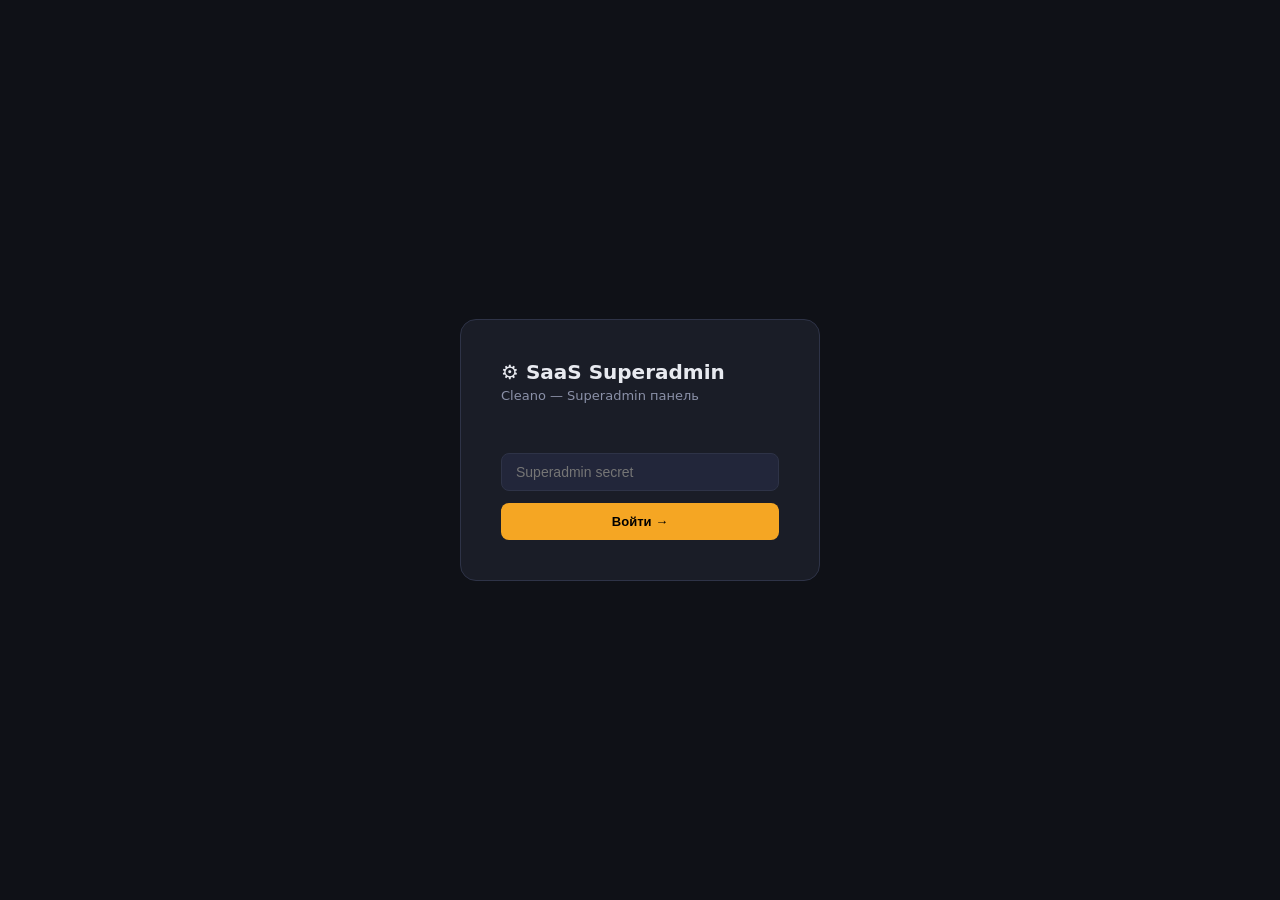
<file: superadmin.html>
<!DOCTYPE html>
<html lang="ru">
<head>
<meta charset="UTF-8">
<meta name="viewport" content="width=device-width, initial-scale=1">
<title>Cleano — Superadmin</title>
<link rel="icon" href="LOGO/cleano-favicon.ico" sizes="any">
<link rel="icon" type="image/svg+xml" href="LOGO/cleano-icon.svg">
<link rel="apple-touch-icon" href="LOGO/cleano-192.png">
<style>
  *, *::before, *::after { box-sizing: border-box; margin: 0; padding: 0; }
  :root {
    --bg: #0f1117; --surface: #1a1d27; --surface2: #22263a;
    --border: #2e3347; --text: #e8eaf0; --text2: #8b91a8;
    --accent: #f5a623; --green: #22c55e; --red: #ef4444; --blue: #3b82f6;
    --sidebar-w: 220px;
  }
  body { background: var(--bg); color: var(--text); font-family: system-ui, sans-serif; font-size: 14px; min-height: 100vh; }

  /* LOGIN */
  #loginScreen { display: flex; align-items: center; justify-content: center; min-height: 100vh; }
  .login-card { background: var(--surface); border: 1px solid var(--border); border-radius: 16px; padding: 40px; width: 360px; }
  .login-card h1 { font-size: 20px; font-weight: 700; margin-bottom: 4px; }
  .login-card p { color: var(--text2); margin-bottom: 24px; font-size: 13px; }
  .login-card input { width: 100%; padding: 10px 14px; background: var(--surface2); border: 1px solid var(--border); border-radius: 8px; color: var(--text); font-size: 14px; margin-bottom: 12px; outline: none; }
  .login-card input:focus { border-color: var(--accent); }
  .err { color: var(--red); font-size: 13px; min-height: 18px; margin-bottom: 8px; }

  /* MAIN LAYOUT */
  #mainScreen { display: none; height: 100vh; flex-direction: column; }
  #mainScreen.visible { display: flex; }

  .topbar { background: var(--surface); border-bottom: 1px solid var(--border); padding: 0 20px; height: 52px; display: flex; align-items: center; gap: 12px; flex-shrink: 0; }
  .topbar h1 { font-size: 15px; font-weight: 700; flex: 1; }

  .main-body { display: flex; flex: 1; overflow: hidden; }

  /* SIDEBAR */
  .sidebar { width: var(--sidebar-w); background: var(--surface); border-right: 1px solid var(--border); padding: 12px 8px; display: flex; flex-direction: column; gap: 2px; overflow-y: auto; flex-shrink: 0; }
  .nav-item { display: flex; align-items: center; gap: 10px; padding: 9px 12px; border-radius: 8px; cursor: pointer; font-size: 13px; font-weight: 500; color: var(--text2); transition: background .15s, color .15s; white-space: nowrap; }
  .nav-item:hover { background: var(--surface2); color: var(--text); }
  .nav-item.active { background: var(--surface2); color: var(--accent); font-weight: 700; }
  .nav-item .icon { font-size: 16px; flex-shrink: 0; }

  /* CONTENT */
  .content { flex: 1; overflow-y: auto; padding: 24px; }
  .page { display: none; }
  .page.active { display: block; }
  .page-title { font-size: 18px; font-weight: 700; margin-bottom: 20px; }

  /* BUTTONS */
  .btn { padding: 8px 16px; border-radius: 8px; border: none; cursor: pointer; font-size: 13px; font-weight: 600; transition: opacity .15s; }
  .btn:hover { opacity: .85; }
  .btn-primary { background: var(--accent); color: #000; }
  .btn-ghost { background: var(--surface2); color: var(--text); border: 1px solid var(--border); }
  .btn-danger { background: var(--red); color: #fff; }
  .btn-sm { padding: 5px 10px; font-size: 12px; }
  .btn-logout { background: transparent; color: var(--text2); border: 1px solid var(--border); }

  /* SECTION */
  .section-header { display: flex; align-items: center; justify-content: space-between; margin-bottom: 16px; }
  .section-header h2 { font-size: 15px; font-weight: 700; }

  /* CARD */
  .card { background: var(--surface); border: 1px solid var(--border); border-radius: 12px; padding: 20px; margin-bottom: 16px; }
  .card-title { font-size: 13px; font-weight: 700; margin-bottom: 14px; color: var(--text2); text-transform: uppercase; letter-spacing: .04em; }
  #page-settings input[readonly] { background: var(--surface2); color: var(--text2); cursor: default; }
  .card-title-row { display: flex; align-items: center; gap: 10px; margin-bottom: 14px; }
  .card-title-row .card-title { margin-bottom: 0; flex: 1; }

  /* Демо-видео Cleano */
  .demo-video-grid { display: grid; grid-template-columns: 1fr 1fr; gap: 22px; }
  @media (max-width: 640px) { .demo-video-grid { grid-template-columns: 1fr; } }
  .demo-video-col { display: flex; flex-direction: column; gap: 10px; }
  .demo-video-col-head { display: flex; align-items: center; gap: 8px; font-size: 13.5px; font-weight: 600; }
  .demo-video-flag { font-size: 16px; }
  .demo-video-pill { margin-left: auto; font-size: 11px; font-weight: 600; padding: 3px 9px; border-radius: 999px; background: var(--surface2); color: var(--text2); border: 1px solid var(--border); }
  .demo-video-pill.ok { background: color-mix(in srgb, var(--green) 18%, var(--surface2)); color: var(--green); border-color: color-mix(in srgb, var(--green) 40%, var(--border)); }

  .demo-video-preview { position: relative; aspect-ratio: 16/9; border-radius: 12px; overflow: hidden; background: linear-gradient(135deg, var(--surface2), var(--bg)); border: 1px solid var(--border); }
  .demo-video-preview video { position: absolute; inset: 0; width: 100%; height: 100%; object-fit: cover; }
  .demo-video-empty { position: absolute; inset: 0; display: flex; flex-direction: column; align-items: center; justify-content: center; gap: 6px; color: var(--text2); font-size: 12px; }
  .demo-video-empty-ico { width: 40px; height: 40px; border-radius: 50%; background: var(--surface2); display: flex; align-items: center; justify-content: center; font-size: 18px; }

  .demo-video-filepicker {
    display: flex; align-items: center; gap: 8px; padding: 9px 12px; border-radius: 9px;
    border: 1.5px dashed var(--border); background: var(--surface2); color: var(--text2);
    font-size: 12.5px; cursor: pointer; transition: border-color .15s, color .15s, background .15s;
  }
  .demo-video-filepicker:hover { border-color: var(--accent); color: var(--text); background: color-mix(in srgb, var(--accent) 8%, var(--surface2)); }
  .demo-video-filepicker.picked { border-style: solid; border-color: var(--accent); color: var(--text); }
  .dvf-ico { flex-shrink: 0; }
  .dvf-text { overflow: hidden; text-overflow: ellipsis; white-space: nowrap; }

  .demo-video-upload-btn {
    display: inline-flex; align-items: center; justify-content: center; gap: 8px;
    padding: 10px 16px; border-radius: 10px; border: none; cursor: pointer;
    font-size: 13px; font-weight: 700; color: #1a1200;
    background: linear-gradient(135deg, #ffcf6b 0%, var(--accent) 100%);
    box-shadow: 0 6px 18px -6px color-mix(in srgb, var(--accent) 65%, transparent);
    transition: transform .18s cubic-bezier(.34,1.56,.64,1), box-shadow .2s ease, filter .15s;
  }
  .demo-video-upload-btn:hover { transform: translateY(-2px); box-shadow: 0 10px 24px -6px color-mix(in srgb, var(--accent) 75%, transparent); filter: brightness(1.05); }
  .demo-video-upload-btn:active { transform: translateY(0); }
  .demo-video-upload-btn:disabled { opacity: .55; cursor: default; transform: none; filter: none; box-shadow: none; }
  .slide-grid { display: grid; grid-template-columns: repeat(auto-fill, minmax(160px, 1fr)); gap: 16px; }

  /* TABLE */
  .table-wrap { background: var(--surface); border: 1px solid var(--border); border-radius: 12px; overflow: hidden; margin-bottom: 20px; }
  table { width: 100%; border-collapse: collapse; }
  th { padding: 10px 16px; text-align: left; font-size: 11px; font-weight: 600; text-transform: uppercase; letter-spacing: .05em; color: var(--text2); border-bottom: 1px solid var(--border); }
  td { padding: 12px 16px; border-bottom: 1px solid var(--border); vertical-align: middle; }
  tr:last-child td { border-bottom: none; }
  tr:hover td { background: var(--surface2); }
  .badge { display: inline-block; padding: 2px 8px; border-radius: 20px; font-size: 11px; font-weight: 700; }
  .badge-green { background: #16a34a22; color: var(--green); }
  .badge-red { background: #ef444422; color: var(--red); }
  .badge-blue { background: #3b82f622; color: var(--blue); }
  .mono { font-family: monospace; font-size: 12px; color: var(--text2); }

  /* FIELD */
  .field { margin-bottom: 14px; }
  .field label { display: block; font-size: 12px; font-weight: 600; color: var(--text2); margin-bottom: 6px; }
  .field input, .field select { width: 100%; padding: 9px 12px; background: var(--surface2); border: 1px solid var(--border); border-radius: 8px; color: var(--text); font-size: 14px; outline: none; }
  .field input:focus, .field select:focus { border-color: var(--accent); }

  /* MODAL */
  .modal-bg { display: none; position: fixed; inset: 0; background: #000a; z-index: 100; align-items: center; justify-content: center; }
  .modal-bg.open { display: flex; }
  .modal { background: var(--surface); border: 1px solid var(--border); border-radius: 16px; padding: 28px; width: 420px; max-width: 95vw; max-height: 90vh; overflow-y: auto; }
  .modal h3 { font-size: 16px; font-weight: 700; margin-bottom: 20px; }
  .modal-actions { display: flex; gap: 8px; justify-content: flex-end; margin-top: 20px; }
  .modal-err { color: var(--red); font-size: 13px; margin-top: 8px; min-height: 18px; }

  /* STAFF LIST */
  .staff-list { margin-top: 8px; }
  .staff-item { display: flex; align-items: center; gap: 8px; padding: 8px 0; border-bottom: 1px solid var(--border); }
  .staff-item:last-child { border-bottom: none; }

  .empty { text-align: center; padding: 40px; color: var(--text2); }
  .save-msg { font-size: 12px; color: var(--green); }

  /* TABS */
  .tab-bar { display: flex; border-bottom: 1px solid var(--border); margin-bottom: 16px; }
  .tab-btn { padding: 8px 16px; background: none; border: none; border-bottom: 2px solid transparent; color: var(--text2); cursor: pointer; font-size: 13px; font-weight: 600; transition: color .15s, border-color .15s; white-space: nowrap; }
  .tab-btn:hover { color: var(--text); }
  .tab-btn.active { color: var(--accent); border-bottom-color: var(--accent); }
  /* TARIFF DURATION BUTTONS */
  .tp-dur { padding: 5px 14px; border-radius: 20px; border: 1px solid var(--border); background: var(--surface2); color: var(--text2); cursor: pointer; font-size: 12px; font-weight: 600; transition: all .15s; }
  .tp-dur:hover { border-color: var(--accent); color: var(--accent); }
  .tp-dur.active { background: var(--accent); color: #000; border-color: var(--accent); }

  /* CRED PANEL */
  .cred-table { width: 100%; border-collapse: collapse; margin: 8px 0; }
  .cred-table td { padding: 7px 12px; border-bottom: 1px solid var(--border); font-size: 13px; }
  .cred-table td:first-child { width: 110px; color: var(--text2); font-weight: 600; }
  .cred-table .login { font-family: monospace; color: var(--accent); font-weight: 700; }
  .cred-table .pass  { font-family: monospace; color: var(--green); font-weight: 700; }

  /* BRANCH CARD */
  .branch-card { background: var(--surface2); border: 1px solid var(--border); border-radius: 10px; padding: 12px 14px; margin-bottom: 10px; display: flex; align-items: center; gap: 10px; }
  .branch-card-info { flex: 1; min-width: 0; }
  .branch-card-name { font-weight: 700; font-size: 14px; }
  .branch-card-slug { font-family: monospace; font-size: 11px; color: var(--text2); }

  /* TG GROUP CARDS */
  .tg-group-card { display:flex; gap:16px; align-items:flex-start; padding:13px 15px; background:var(--surface2); border-radius:10px; border:1px solid var(--border); margin-bottom:10px; }
  .tg-group-head { display:flex; align-items:flex-start; gap:10px; min-width:170px; flex-shrink:0; }
  .tg-group-icon { font-size:26px; line-height:1; flex-shrink:0; margin-top:2px; }
  .tg-group-title { font-weight:700; font-size:13px; line-height:1.4; }
  .tg-group-desc { font-size:11px; color:var(--text2); margin-top:2px; }
  .tg-group-inputs { flex:1; display:flex; flex-direction:column; gap:6px; }
  .tg-group-inputs input { width:100%; padding:8px 10px; background:var(--bg); border:1px solid var(--border); border-radius:7px; color:var(--text); font-size:13px; outline:none; font-family:monospace; }
  .tg-group-inputs input:focus { border-color:var(--accent); }
  .tg-id-row { display:flex; gap:6px; align-items:center; }
  .tg-id-row input { flex:1; }
  .tg-chat-name { font-size:12px; color:var(--text2); min-height:16px; display:block; }
  .tg-chat-name.error { color:var(--red,#e53e3e); }

  /* STAFF ROW */
  .staff-row { display: flex; align-items: center; gap: 8px; padding: 8px 0; border-bottom: 1px solid var(--border); font-size: 13px; }
  .staff-row:last-child { border-bottom: none; }
  .staff-edit-form { background: var(--surface2); border: 1px solid var(--border); border-radius: 8px; padding: 12px; margin-bottom: 8px; display: grid; grid-template-columns: 1fr 1fr; gap: 8px; }
  /* TG vars panel */
  .tg-vars-panel { width:200px;flex-shrink:0;background:var(--surface2);border:1px solid var(--border);border-radius:12px;padding:14px 12px;position:sticky;top:20px; }
  .tg-var-chip { display:block;width:100%;font-family:'Courier New',monospace;font-size:12px;color:var(--accent);background:var(--surface);border:1px solid var(--border);border-radius:6px;padding:5px 8px;margin-bottom:5px;cursor:pointer;text-align:left;transition:background .15s,border-color .15s;word-break:break-all; }
  .tg-var-chip:hover { background:rgba(245,166,35,.1);border-color:var(--accent); }
  .tg-var-chip.copied { background:rgba(52,199,89,.15);border-color:#34c759;color:#34c759; }
  .tg-var-desc { font-size:10px;color:var(--text2);margin-bottom:8px;margin-top:-3px;padding-left:2px; }
  @media (max-width:900px) { .tg-vars-panel { display:none; } }
  /* TG messages cards */
  .tg-msg-card { background:var(--surface2);border:1px solid var(--border);border-radius:12px;overflow:hidden; }
  .tg-msg-header { display:flex;align-items:center;gap:10px;padding:10px 14px;background:var(--surface3,rgba(255,255,255,.04));border-bottom:1px solid var(--border); }
  .tg-status-name { font-size:14px;font-weight:600; }
  .tg-msg-body { padding:12px 14px; }
  .tg-textarea { font-size:13px;width:100%;resize:vertical;min-height:80px;font-family:inherit; }
  .tg-toggle-label { position:relative;display:inline-flex;align-items:center;cursor:pointer; }
  .tg-toggle { opacity:0;width:0;height:0;position:absolute; }
  .tg-toggle-slider { display:inline-block;width:36px;height:20px;background:var(--border);border-radius:20px;transition:background .2s;flex-shrink:0;position:relative; }
  .tg-toggle-slider::after { content:'';position:absolute;width:16px;height:16px;background:#fff;border-radius:50%;top:2px;left:2px;transition:transform .2s; }
  .tg-toggle:checked + .tg-toggle-slider { background:var(--accent); }
  .tg-toggle:checked + .tg-toggle-slider::after { transform:translateX(16px); }
</style>
</head>
<body>

<!-- LOGIN -->
<div id="loginScreen">
  <div class="login-card">
    <h1>⚙️ SaaS Superadmin</h1>
    <p>Cleano — Superadmin панель</p>
    <div class="err" id="loginErr"></div>
    <input type="password" id="secretInput" placeholder="Superadmin secret" autocomplete="current-password"
      onkeydown="if(event.key==='Enter') doLogin()">
    <button class="btn btn-primary" style="width:100%;padding:11px" onclick="doLogin()">Войти →</button>
  </div>
</div>

<!-- MAIN -->
<div id="mainScreen">
  <div class="topbar">
    <h1>⚙️ Cleano — Superadmin</h1>
    <button class="btn btn-logout btn-sm" onclick="logout()">Выйти</button>
  </div>
  <div class="main-body">

    <!-- SIDEBAR -->
    <nav class="sidebar">
      <div class="nav-item active" data-page="companies" onclick="showPage('companies',this)">
        <span class="icon">🏢</span> Компании
      </div>
      <div class="nav-item" data-page="plans" onclick="showPage('plans',this)">
        <span class="icon">📦</span> Планы
      </div>
      <div style="font-size:10px;font-weight:700;text-transform:uppercase;color:var(--text2);padding:10px 12px 2px;letter-spacing:.08em">Справочники</div>
      <div class="nav-item" data-page="sa-departments" onclick="showPage('sa-departments',this)">
        <span class="icon">🏢</span> Отделы
      </div>
      <div class="nav-item" data-page="sa-positions" onclick="showPage('sa-positions',this)">
        <span class="icon">🎯</span> Должности
      </div>
      <div class="nav-item" data-page="sa-units" onclick="showPage('sa-units',this)">
        <span class="icon">📏</span> Ед. измерения
      </div>
      <div class="nav-item" data-page="sa-services" onclick="showPage('sa-services',this)">
        <span class="icon">🛠</span> Услуги
      </div>
      <div class="nav-item" data-page="sa-prices" onclick="showPage('sa-prices',this)">
        <span class="icon">💰</span> Прайс-лист
      </div>
      <div class="nav-item" data-page="sa-tg-messages" onclick="showPage('sa-tg-messages',this)">
        <span class="icon">📱</span> Уведомления TG
      </div>
      <div class="nav-item" data-page="sa-sms-templates" onclick="showPage('sa-sms-templates',this)">
        <span class="icon">✉️</span> SMS-шаблоны
      </div>
      <div class="nav-item" data-page="sa-expense-cats" onclick="showPage('sa-expense-cats',this)">
        <span class="icon">🧾</span> Расходы
      </div>
      <div class="nav-item" data-page="sa-chat-templates" onclick="showPage('sa-chat-templates',this)">
        <span class="icon">💬</span> Шаблоны чата
      </div>
      <div class="nav-item" data-page="sa-site-slides" onclick="showPage('sa-site-slides',this)">
        <span class="icon">🖼️</span> Слайдер (шаблон)
      </div>
      <div class="nav-item" data-page="sa-site-stats" onclick="showPage('sa-site-stats',this)">
        <span class="icon">📊</span> Статистика (шаблон)
      </div>
      <div class="nav-item" data-page="sa-site-reviews" onclick="showPage('sa-site-reviews',this)">
        <span class="icon">⭐</span> Отзывы (шаблон)
      </div>
      <div class="nav-item" data-page="sa-site-faq" onclick="showPage('sa-site-faq',this)">
        <span class="icon">❓</span> FAQ (шаблон)
      </div>
      <div class="nav-item" data-page="sa-site-design" onclick="showPage('sa-site-design',this)">
        <span class="icon">🎨</span> Каталог шаблонов
      </div>
      <div class="nav-item" data-page="settings" onclick="showPage('settings',this)">
        <span class="icon">⚙️</span> Настройки
      </div>
      <div class="nav-item" data-page="maintenance" onclick="showPage('maintenance',this)">
        <span class="icon">🧹</span> Чистка БД
      </div>
    </nav>

    <!-- CONTENT -->
    <div class="content">

      <!-- PAGE: Companies -->
      <div class="page active" id="page-companies">
        <div class="section-header">
          <div class="page-title" style="margin:0">🏢 Компании</div>
          <button class="btn btn-primary btn-sm" onclick="openCreateCompany()">+ Новая компания</button>
        </div>
        <div id="companiesStats" style="display:flex;gap:10px;flex-wrap:wrap;margin-bottom:16px"></div>
        <div class="table-wrap">
          <table>
            <thead>
              <tr>
                <th>ID</th><th>Название</th><th>Slug</th><th>Отв. лицо</th><th>План</th><th>Статус</th><th>Создан</th><th>Действия</th>
              </tr>
            </thead>
            <tbody id="companiesBody">
              <tr><td colspan="8" class="empty">Загрузка…</td></tr>
            </tbody>
          </table>
        </div>
      </div>

      <!-- PAGE: Settings -->
      <div class="page" id="page-settings">
        <div class="page-title">⚙️ Глобальные настройки</div>

        <div class="card" style="max-width:560px">
          <div class="card-title-row">
            <div class="card-title">🗺 Яндекс Карты</div>
            <button class="btn btn-ghost btn-sm" id="gs_pencil_ymaps" onclick="gsUnlockCard('ymaps')" title="Редактировать">✏️</button>
          </div>
          <div class="field">
            <label>API ключ (общий для всех компаний)</label>
            <div style="display:flex;gap:8px">
              <input id="gs_ymaps_key" type="password" placeholder="xxxxxxxx-xxxx-xxxx-xxxx-xxxxxxxxxxxx" style="flex:1" readonly>
              <button class="btn btn-ghost btn-sm" onclick="toggleGsKey()" tabindex="-1">👁</button>
            </div>
          </div>
          <div style="display:flex;align-items:center;gap:12px">
            <button class="btn btn-primary btn-sm" id="gs_savebtn_ymaps" style="display:none" onclick="saveGlobalSettings()">💾 Сохранить</button>
            <button class="btn btn-ghost btn-sm" id="gs_cancelbtn_ymaps" style="display:none" onclick="gsCancelCard('ymaps')">Отмена</button>
            <span id="gs_msg" class="save-msg" style="display:none">✓ Сохранено</span>
          </div>
        </div>

        <div class="card" style="max-width:560px;margin-top:16px">
          <div class="card-title-row">
            <div class="card-title">💬 Контакты поддержки (для всех компаний)</div>
            <button class="btn btn-ghost btn-sm" id="gs_pencil_support" onclick="gsUnlockCard('support')" title="Редактировать">✏️</button>
          </div>
          <div class="field">
            <label>Telegram (ссылка)</label>
            <input id="gs_support_tg" type="text" placeholder="https://t.me/username" readonly>
          </div>
          <div class="field">
            <label>Телефон</label>
            <input id="gs_support_phone" type="text" placeholder="+998 90 123-45-67" readonly>
          </div>
          <div style="display:flex;align-items:center;gap:12px">
            <button class="btn btn-primary btn-sm" id="gs_savebtn_support" style="display:none" onclick="saveSupportContact()">💾 Сохранить</button>
            <button class="btn btn-ghost btn-sm" id="gs_cancelbtn_support" style="display:none" onclick="gsCancelCard('support')">Отмена</button>
            <span id="gs_support_msg" class="save-msg" style="display:none">✓ Сохранено</span>
          </div>
        </div>

        <div class="card" style="max-width:560px;margin-top:16px">
          <div class="card-title-row">
            <div class="card-title">🏢 Контакты и офис Cleano (сайт cleano.uz)</div>
            <button class="btn btn-ghost btn-sm" id="gs_pencil_cleano" onclick="gsUnlockCard('cleano')" title="Редактировать">✏️</button>
          </div>
          <p style="font-size:12px;color:var(--text2);margin-bottom:12px">Показывается в подвале и плавающей кнопке контактов на лендинге cleano.uz.</p>
          <div class="field"><label>Телефон</label><input id="gs_cleano_phone" type="text" placeholder="+998 90 123-45-67" readonly></div>
          <div class="field"><label>Telegram (ссылка)</label><input id="gs_cleano_tg" type="text" placeholder="https://t.me/cleano_uz" readonly></div>
          <div class="field"><label>Instagram (ссылка)</label><input id="gs_cleano_ig" type="text" placeholder="https://instagram.com/cleano.uz" readonly></div>
          <div class="field"><label>Facebook (ссылка)</label><input id="gs_cleano_fb" type="text" placeholder="https://facebook.com/cleano.uz" readonly></div>
          <div class="field"><label>WhatsApp (ссылка wa.me)</label><input id="gs_cleano_wa" type="text" placeholder="https://wa.me/998901234567" readonly></div>
          <div style="display:grid;grid-template-columns:1fr 1fr;gap:10px">
            <div class="field"><label>Широта офиса (lat)</label><input id="gs_cleano_lat" type="text" placeholder="41.311081" readonly></div>
            <div class="field"><label>Долгота офиса (lng)</label><input id="gs_cleano_lng" type="text" placeholder="69.240562" readonly></div>
          </div>
          <button class="btn btn-ghost btn-sm" id="gs_cleano_mapbtn" style="margin-bottom:14px;display:none" onclick="openCoordMap('cleano')">📍 Выбрать на карте</button>
          <div class="field"><label>Адрес офиса (текст)</label><input id="gs_cleano_addr" type="text" placeholder="г. Ташкент, ул. ..." readonly></div>
          <div style="display:flex;align-items:center;gap:12px">
            <button class="btn btn-primary btn-sm" id="gs_savebtn_cleano" style="display:none" onclick="saveCleanoContacts()">💾 Сохранить</button>
            <button class="btn btn-ghost btn-sm" id="gs_cancelbtn_cleano" style="display:none" onclick="gsCancelCard('cleano')">Отмена</button>
            <span id="gs_cleano_msg" class="save-msg" style="display:none">✓ Сохранено</span>
          </div>
        </div>

        <div class="card" style="max-width:560px;margin-top:16px">
          <div class="card-title-row">
            <div class="card-title">🤖 Telegram-бот Cleano (подтверждение телефона при регистрации)</div>
            <button class="btn btn-ghost btn-sm" id="gs_pencil_cleanobot" onclick="gsUnlockCard('cleanobot')" title="Редактировать">✏️</button>
          </div>
          <p style="font-size:12px;color:var(--text2);margin-bottom:12px">Отдельный бот от бота клиентов ARTEZ. Используется только для подтверждения номера телефона при самостоятельной регистрации компании на cleano.uz. При сохранении токена webhook подключается автоматически.</p>
          <div class="field"><label>Токен бота (от @BotFather)</label><input id="gs_cleano_bot_token" type="text" placeholder="123456789:AAExampleTokenHere" autocomplete="off" readonly></div>
          <div class="field"><label>Username бота (без @)</label><input id="gs_cleano_bot_username" type="text" placeholder="cleano_uz_bot" readonly></div>
          <div style="display:flex;align-items:center;gap:12px">
            <button class="btn btn-primary btn-sm" id="gs_savebtn_cleanobot" style="display:none" onclick="saveCleanoBot()">💾 Сохранить и подключить</button>
            <button class="btn btn-ghost btn-sm" id="gs_cancelbtn_cleanobot" style="display:none" onclick="gsCancelCard('cleanobot')">Отмена</button>
            <span id="gs_cleano_bot_msg" class="save-msg" style="display:none">✓ Сохранено</span>
          </div>
          <div id="gs_cleano_bot_webhook_status" style="font-size:12px;margin-top:8px"></div>
        </div>

        <div class="card demo-video-card" style="max-width:900px;margin-top:16px">
          <div class="card-title">🎥 Демо-видео (лендинг cleano.uz)</div>
          <p style="font-size:12px;color:var(--text2);margin-bottom:16px">Видео в "бирке" на главной странице cleano.uz — отдельное для русского и узбекского языка, проигрывается автоматически в зависимости от выбранного языка. Хранится в Telegram, файл до <strong>19 МБ</strong>.</p>
          <div class="demo-video-grid">
            <div class="demo-video-col">
              <div class="demo-video-col-head">
                <span class="demo-video-flag">🇷🇺</span> Видео на русском
                <span class="demo-video-pill" id="gs_video_ru_pill">— нет</span>
              </div>
              <div class="demo-video-preview" id="gs_video_ru_preview">
                <video id="gs_video_ru_player" muted loop playsinline style="display:none"></video>
                <div class="demo-video-empty" id="gs_video_ru_empty">
                  <div class="demo-video-empty-ico">🎬</div>
                  <span>Видео ещё не загружено</span>
                </div>
              </div>
              <label class="demo-video-filepicker" for="gs_video_ru_file">
                <span class="dvf-ico">📁</span>
                <span class="dvf-text" id="gs_video_ru_filename">Выбрать файл…</span>
              </label>
              <input type="file" id="gs_video_ru_file" accept="video/*" style="display:none" onchange="cleanoVideoFilePicked('ru')">
              <button class="demo-video-upload-btn" onclick="uploadCleanoDemoVideo('ru', this)">
                <span>⬆️</span> Загрузить
              </button>
            </div>

            <div class="demo-video-col">
              <div class="demo-video-col-head">
                <span class="demo-video-flag">🇺🇿</span> Видео на узбекском
                <span class="demo-video-pill" id="gs_video_uz_pill">— нет</span>
              </div>
              <div class="demo-video-preview" id="gs_video_uz_preview">
                <video id="gs_video_uz_player" muted loop playsinline style="display:none"></video>
                <div class="demo-video-empty" id="gs_video_uz_empty">
                  <div class="demo-video-empty-ico">🎬</div>
                  <span>Видео ещё не загружено</span>
                </div>
              </div>
              <label class="demo-video-filepicker" for="gs_video_uz_file">
                <span class="dvf-ico">📁</span>
                <span class="dvf-text" id="gs_video_uz_filename">Выбрать файл…</span>
              </label>
              <input type="file" id="gs_video_uz_file" accept="video/*" style="display:none" onchange="cleanoVideoFilePicked('uz')">
              <button class="demo-video-upload-btn" onclick="uploadCleanoDemoVideo('uz', this)">
                <span>⬆️</span> Загрузить
              </button>
            </div>
          </div>
          <div id="gs_video_msg" style="font-size:12.5px;margin-top:14px"></div>
        </div>

        <div class="card slide-card" style="max-width:1100px;margin-top:16px">
          <div class="card-title">🖼️ Слайдер (лендинг cleano.uz)</div>
          <p style="font-size:12px;color:var(--text2);margin-bottom:16px">Фото, которые показываются в «бирке» на главной странице cleano.uz вместо видео — после того как посетитель закроет видео-карточку крестиком. От 1 до 5 фото, показываются по очереди.</p>
          <div class="slide-grid" id="gs_slides_grid"></div>
          <div id="gs_slides_msg" style="font-size:12.5px;margin-top:14px"></div>
        </div>
      </div>

      <!-- PAGE: Plans -->
      <div class="page" id="page-plans">
        <div class="section-header">
          <div class="page-title" style="margin:0">📦 Тарифные планы</div>
        </div>
        <div class="table-wrap">
          <table>
            <thead>
              <tr>
                <th>Название</th><th>Макс. филиалов</th><th>Макс. сотрудников</th><th>Цена/мес (сум)</th><th>Статус</th><th>Действия</th>
              </tr>
            </thead>
            <tbody id="plansBody">
              <tr><td colspan="6" class="empty">Загрузка…</td></tr>
            </tbody>
          </table>
        </div>
      </div>

      <!-- PAGE: Template Departments -->
      <div class="page" id="page-sa-departments">
        <div class="section-header">
          <div class="page-title" style="margin:0">🏢 Отделы (шаблон)</div>
          <button class="btn btn-primary btn-sm" onclick="saOpenDeptModal()">+ Добавить</button>
        </div>
        <p style="font-size:13px;color:var(--text2);margin-bottom:12px">Эти отделы будут автоматически созданы для каждой новой компании.</p>
        <div class="table-wrap">
          <table>
            <thead><tr><th>#</th><th>Название</th><th>Описание</th><th></th></tr></thead>
            <tbody id="saDeptTable"></tbody>
          </table>
          <div id="saDeptEmpty" style="display:none;padding:20px;text-align:center;color:var(--text2)">Нет отделов</div>
        </div>
      </div>

      <!-- PAGE: Template Positions -->
      <div class="page" id="page-sa-positions">
        <div class="section-header">
          <div class="page-title" style="margin:0">🎯 Должности (шаблон)</div>
          <button class="btn btn-primary btn-sm" onclick="saOpenPosModal()">+ Добавить</button>
        </div>
        <p style="font-size:13px;color:var(--text2);margin-bottom:12px">Эти должности будут автоматически созданы для каждой новой компании.</p>
        <div class="table-wrap">
          <table>
            <thead><tr><th>#</th><th>Название</th><th>Отдел</th><th>Роль</th><th>Тип зарплаты</th><th>Ставка</th><th></th></tr></thead>
            <tbody id="saPosTable"></tbody>
          </table>
          <div id="saPosEmpty" style="display:none;padding:20px;text-align:center;color:var(--text2)">Нет должностей</div>
        </div>
      </div>

      <!-- PAGE: Catalog Units -->
      <div class="page" id="page-sa-units">
        <div class="section-header">
          <div class="page-title" style="margin:0">📏 Единицы измерения</div>
          <button class="btn btn-primary btn-sm" onclick="saOpenUnitModal()">+ Добавить</button>
        </div>
        <p style="font-size:13px;color:var(--text2);margin-bottom:12px">Глобальный справочник единиц — используются в ценах и калькуляторе.</p>
        <div class="table-wrap">
          <table>
            <thead><tr>
              <th>Ключ</th>
              <th>Название RU</th>
              <th>Название UZ</th>
              <th>Символ RU</th>
              <th>Символ UZ</th>
              <th></th>
            </tr></thead>
            <tbody id="saUnitRows"><tr><td colspan="6" style="color:var(--text2);font-size:13px">Загрузка…</td></tr></tbody>
          </table>
        </div>
      </div>

      <!-- PAGE: Catalog Services -->
      <div class="page" id="page-sa-services">
        <div class="section-header">
          <div class="page-title" style="margin:0">🛠 Услуги (глобальный справочник)</div>
          <div style="display:flex;gap:8px">
            <button class="btn btn-sm" style="background:var(--green,#16a34a);color:#fff" onclick="seedCatalogFromCompany()">↓ Заполнить из компании</button>
            <button class="btn btn-primary btn-sm" onclick="saOpenSvcModal()">+ Добавить</button>
          </div>
        </div>
        <p style="font-size:13px;color:var(--text2);margin-bottom:12px">Услуги едины для всех компаний. Цены для каждой компании — в разделе «Прайс-лист».</p>
        <div class="table-wrap">
          <table>
            <thead><tr><th>#</th><th>Ключ</th><th>Эмодзи</th><th>Название RU</th><th>Название UZ</th><th>Порядок</th><th></th></tr></thead>
            <tbody id="saSvcTable"></tbody>
          </table>
          <div id="saSvcEmpty" style="display:none;padding:20px;text-align:center;color:var(--text2)">Нет услуг</div>
        </div>
      </div>

      <!-- PAGE: Catalog Prices (template) -->
      <div class="page" id="page-sa-prices">
        <div class="section-header">
          <div class="page-title" style="margin:0">💰 Прайс-лист (шаблон)</div>
          <div style="display:flex;gap:8px">
            <button class="btn btn-sm" style="background:var(--green,#16a34a);color:#fff" onclick="seedCatalogFromCompany()">↓ Заполнить из компании</button>
            <button class="btn btn-primary btn-sm" onclick="saOpenPriceModalNew()">+ Добавить</button>
          </div>
        </div>
        <p style="font-size:13px;color:var(--text2);margin-bottom:12px">Эти цены используются как шаблон при создании новой компании.</p>
        <div id="saPricesLoading" style="color:var(--text2);font-size:13px">Загрузка…</div>
        <div class="table-wrap" id="saPricesWrap" style="display:none">
          <table>
            <thead><tr>
              <th>Услуга</th>
              <th>Цена</th>
              <th>Ед. изм.</th>
              <th>Мин. заказ</th>
              <th></th>
            </tr></thead>
            <tbody id="saPriceRows"></tbody>
          </table>
        </div>
      </div>

      <!-- PAGE: TG Notifications Template -->
      <div class="page" id="page-sa-tg-messages">
        <div class="section-header">
          <div class="page-title" style="margin:0">📱 Telegram · Уведомления (шаблон)</div>
          <button class="btn-outline" onclick="seedTgMessages()">🔄 Загрузить стандартные</button>
        </div>
        <p style="font-size:13px;color:var(--text2);margin-bottom:16px">Шаблоны сообщений клиентам при смене статуса заказа. Копируются в новые компании при создании. Нажмите ✏️ чтобы редактировать.</p>
        <div id="saTgMsgLoading" style="color:var(--text2);font-size:13px">Загрузка…</div>
        <div style="display:flex;gap:20px;align-items:flex-start">
          <div id="saTgMsgList" style="display:flex;flex-direction:column;gap:12px;flex:1;min-width:0"></div>
          <div class="tg-vars-panel" id="saTgVarsPanel">
            <div style="font-size:11px;font-weight:700;color:var(--text2);text-transform:uppercase;letter-spacing:.06em;margin-bottom:8px">⚙️ Переменные</div>
            <div style="font-size:11px;color:var(--text2);margin-bottom:10px">Нажми — скопируется</div>
            <div id="saTgVarsPanelList"></div>
          </div>
        </div>
      </div>

      <!-- PAGE: SMS Templates (template) -->
      <div class="page" id="page-sa-sms-templates">
        <div class="section-header">
          <div class="page-title" style="margin:0">✉️ SMS-шаблоны (шаблон)</div>
        </div>
        <p style="font-size:13px;color:var(--text2);margin-bottom:16px">Копируются в новые компании при создании. Уже существующие компании не трогает, пока не нажать «Разослать недостающие ключи» — а те, что уже сохранили свой текст, всё равно не перезапишутся (заполняются только пустые ключи).</p>
        <div style="max-width:560px;display:flex;flex-direction:column;gap:12px">
          <div style="padding:10px 14px;border-radius:10px;background:#fef9c3;border:1px solid #fde68a;font-size:13px;color:#854d0e">
            Используйте <code style="background:rgba(0,0,0,0.08);padding:1px 6px;border-radius:4px">{code}</code> — вместо него подставится одноразовый код.
          </div>

          <div class="sys-sms-card" id="sa-sys-card-register" style="background:var(--card);border:1px solid var(--border);border-radius:14px;padding:16px 18px">
            <div style="display:flex;align-items:center;justify-content:space-between;margin-bottom:8px">
              <label style="font-size:13px;font-weight:600">📲 Регистрация на сайте</label>
              <div style="display:flex;gap:6px;align-items:center">
                <span id="sa-sys-msg-register" style="font-size:12px;display:none"></span>
                <button id="sa-sys-edit-register" onclick="saSmsSysEdit('register')" class="btn-outline" style="padding:4px 10px">✏️ Изменить</button>
                <button id="sa-sys-save-register" onclick="saSmsSysSaveOne('register','sms_text_register')" class="btn btn-primary btn-sm" style="display:none;padding:4px 10px">💾 Сохранить</button>
                <button id="sa-sys-cancel-register" onclick="saSmsSysCancel('register')" class="btn-outline" style="display:none;padding:4px 10px">Отмена</button>
              </div>
            </div>
            <textarea id="sa_sys_sms_register" rows="3" disabled style="width:100%;resize:vertical;opacity:0.7;padding:8px;border:1px solid var(--border);border-radius:8px;background:var(--bg);color:var(--text)" placeholder="Kod podtverzhdeniya dlya registracii: {code}"></textarea>
          </div>

          <div class="sys-sms-card" id="sa-sys-card-login" style="background:var(--card);border:1px solid var(--border);border-radius:14px;padding:16px 18px">
            <div style="display:flex;align-items:center;justify-content:space-between;margin-bottom:8px">
              <label style="font-size:13px;font-weight:600">🔐 Вход в аккаунт</label>
              <div style="display:flex;gap:6px;align-items:center">
                <span id="sa-sys-msg-login" style="font-size:12px;display:none"></span>
                <button id="sa-sys-edit-login" onclick="saSmsSysEdit('login')" class="btn-outline" style="padding:4px 10px">✏️ Изменить</button>
                <button id="sa-sys-save-login" onclick="saSmsSysSaveOne('login','sms_text_login')" class="btn btn-primary btn-sm" style="display:none;padding:4px 10px">💾 Сохранить</button>
                <button id="sa-sys-cancel-login" onclick="saSmsSysCancel('login')" class="btn-outline" style="display:none;padding:4px 10px">Отмена</button>
              </div>
            </div>
            <textarea id="sa_sys_sms_login" rows="3" disabled style="width:100%;resize:vertical;opacity:0.7;padding:8px;border:1px solid var(--border);border-radius:8px;background:var(--bg);color:var(--text)" placeholder="Kod vhoda: {code}"></textarea>
          </div>

          <div class="sys-sms-card" id="sa-sys-card-reset" style="background:var(--card);border:1px solid var(--border);border-radius:14px;padding:16px 18px">
            <div style="display:flex;align-items:center;justify-content:space-between;margin-bottom:8px">
              <label style="font-size:13px;font-weight:600">🔑 Восстановление пароля</label>
              <div style="display:flex;gap:6px;align-items:center">
                <span id="sa-sys-msg-reset" style="font-size:12px;display:none"></span>
                <button id="sa-sys-edit-reset" onclick="saSmsSysEdit('reset')" class="btn-outline" style="padding:4px 10px">✏️ Изменить</button>
                <button id="sa-sys-save-reset" onclick="saSmsSysSaveOne('reset','sms_text_reset')" class="btn btn-primary btn-sm" style="display:none;padding:4px 10px">💾 Сохранить</button>
                <button id="sa-sys-cancel-reset" onclick="saSmsSysCancel('reset')" class="btn-outline" style="display:none;padding:4px 10px">Отмена</button>
              </div>
            </div>
            <textarea id="sa_sys_sms_reset" rows="3" disabled style="width:100%;resize:vertical;opacity:0.7;padding:8px;border:1px solid var(--border);border-radius:8px;background:var(--bg);color:var(--text)" placeholder="Kod vosstanovleniya parolya: {code}"></textarea>
          </div>

          <div style="padding:10px 14px;border-radius:10px;background:#fef9c3;border:1px solid #fde68a;font-size:13px;color:#854d0e;margin-top:6px">
            🚚 SMS клиенту, когда водитель забрал вещи. Только латиница, до 170 символов (1 SMS-сегмент). Плейсхолдеры:
            <code style="background:rgba(0,0,0,0.08);padding:1px 6px;border-radius:4px">{order_num}</code>
            <code style="background:rgba(0,0,0,0.08);padding:1px 6px;border-radius:4px">{count}</code>
            <code style="background:rgba(0,0,0,0.08);padding:1px 6px;border-radius:4px">{phones}</code>
            <code style="background:rgba(0,0,0,0.08);padding:1px 6px;border-radius:4px">{bot_link}</code>
            <code style="background:rgba(0,0,0,0.08);padding:1px 6px;border-radius:4px">{site_link}</code>
          </div>
          <div class="sys-sms-card" style="background:var(--card);border:1px solid var(--border);border-radius:14px;padding:16px 18px;display:flex;align-items:center;justify-content:space-between">
            <label style="font-size:13px;font-weight:600">Включить SMS при заборе (дефолт для новых компаний)</label>
            <label style="position:relative;display:inline-block;width:44px;height:24px">
              <input type="checkbox" id="sa_sys_sms_pickup_enabled" onchange="saSmsPickupToggleEnabled(this.checked)" style="opacity:0;width:0;height:0">
              <span id="sa_sys_sms_pickup_enabled_track" style="position:absolute;inset:0;background:var(--border);border-radius:24px;cursor:pointer;transition:.2s"></span>
            </label>
          </div>
          <div class="sys-sms-card" id="sa-sys-card-pickup_ru" style="background:var(--card);border:1px solid var(--border);border-radius:14px;padding:16px 18px">
            <div style="display:flex;align-items:center;justify-content:space-between;margin-bottom:8px">
              <label style="font-size:13px;font-weight:600">🇷🇺 Забор — русский текст (латиница)</label>
              <div style="display:flex;gap:6px;align-items:center">
                <span id="sa-sys-len-pickup_ru" style="font-size:11px;color:var(--text2)"></span>
                <span id="sa-sys-msg-pickup_ru" style="font-size:12px;display:none"></span>
                <button id="sa-sys-edit-pickup_ru" onclick="saSmsSysEdit('pickup_ru')" class="btn-outline" style="padding:4px 10px">✏️ Изменить</button>
                <button id="sa-sys-save-pickup_ru" onclick="saSmsSysSaveOne('pickup_ru','sms_pickup_template_ru')" class="btn btn-primary btn-sm" style="display:none;padding:4px 10px">💾 Сохранить</button>
                <button id="sa-sys-cancel-pickup_ru" onclick="saSmsSysCancel('pickup_ru')" class="btn-outline" style="display:none;padding:4px 10px">Отмена</button>
              </div>
            </div>
            <textarea id="sa_sys_sms_pickup_ru" rows="3" disabled oninput="_saSmsPickupCountLen('pickup_ru')" style="width:100%;resize:vertical;opacity:0.7;padding:8px;border:1px solid var(--border);border-radius:8px;background:var(--bg);color:var(--text)" placeholder="Zakaz {order_num} prinyat kurerom ({count} poz.)..."></textarea>
          </div>
          <div class="sys-sms-card" id="sa-sys-card-pickup_uz" style="background:var(--card);border:1px solid var(--border);border-radius:14px;padding:16px 18px">
            <div style="display:flex;align-items:center;justify-content:space-between;margin-bottom:8px">
              <label style="font-size:13px;font-weight:600">🇺🇿 Забор — узбекский текст (латиница)</label>
              <div style="display:flex;gap:6px;align-items:center">
                <span id="sa-sys-len-pickup_uz" style="font-size:11px;color:var(--text2)"></span>
                <span id="sa-sys-msg-pickup_uz" style="font-size:12px;display:none"></span>
                <button id="sa-sys-edit-pickup_uz" onclick="saSmsSysEdit('pickup_uz')" class="btn-outline" style="padding:4px 10px">✏️ Изменить</button>
                <button id="sa-sys-save-pickup_uz" onclick="saSmsSysSaveOne('pickup_uz','sms_pickup_template_uz')" class="btn btn-primary btn-sm" style="display:none;padding:4px 10px">💾 Сохранить</button>
                <button id="sa-sys-cancel-pickup_uz" onclick="saSmsSysCancel('pickup_uz')" class="btn-outline" style="display:none;padding:4px 10px">Отмена</button>
              </div>
            </div>
            <textarea id="sa_sys_sms_pickup_uz" rows="3" disabled oninput="_saSmsPickupCountLen('pickup_uz')" style="width:100%;resize:vertical;opacity:0.7;padding:8px;border:1px solid var(--border);border-radius:8px;background:var(--bg);color:var(--text)" placeholder="{order_num} buyurtma kuryer tomonidan qabul qilindi..."></textarea>
          </div>

          <div style="padding:10px 14px;border-radius:10px;background:#fef9c3;border:1px solid #fde68a;font-size:13px;color:#854d0e;margin-top:6px">
            ✅ SMS клиенту, когда заказ готов к выдаче/доставке. Плейсхолдеры:
            <code style="background:rgba(0,0,0,0.08);padding:1px 6px;border-radius:4px">{order_num}</code>
            <code style="background:rgba(0,0,0,0.08);padding:1px 6px;border-radius:4px">{phones}</code>
            <code style="background:rgba(0,0,0,0.08);padding:1px 6px;border-radius:4px">{bot_link}</code>
            <code style="background:rgba(0,0,0,0.08);padding:1px 6px;border-radius:4px">{site_link}</code>
          </div>
          <div class="sys-sms-card" style="background:var(--card);border:1px solid var(--border);border-radius:14px;padding:16px 18px;display:flex;align-items:center;justify-content:space-between">
            <label style="font-size:13px;font-weight:600">Включить SMS при Готово (дефолт для новых компаний)</label>
            <label style="position:relative;display:inline-block;width:44px;height:24px">
              <input type="checkbox" id="sa_sys_sms_ready_enabled" onchange="saSmsReadyToggleEnabled(this.checked)" style="opacity:0;width:0;height:0">
              <span id="sa_sys_sms_ready_enabled_track" style="position:absolute;inset:0;background:var(--border);border-radius:24px;cursor:pointer;transition:.2s"></span>
            </label>
          </div>
          <div class="sys-sms-card" id="sa-sys-card-ready_ru" style="background:var(--card);border:1px solid var(--border);border-radius:14px;padding:16px 18px">
            <div style="display:flex;align-items:center;justify-content:space-between;margin-bottom:8px">
              <label style="font-size:13px;font-weight:600">🇷🇺 Готово — русский текст (латиница)</label>
              <div style="display:flex;gap:6px;align-items:center">
                <span id="sa-sys-len-ready_ru" style="font-size:11px;color:var(--text2)"></span>
                <span id="sa-sys-msg-ready_ru" style="font-size:12px;display:none"></span>
                <button id="sa-sys-edit-ready_ru" onclick="saSmsSysEdit('ready_ru')" class="btn-outline" style="padding:4px 10px">✏️ Изменить</button>
                <button id="sa-sys-save-ready_ru" onclick="saSmsSysSaveOne('ready_ru','sms_ready_template_ru')" class="btn btn-primary btn-sm" style="display:none;padding:4px 10px">💾 Сохранить</button>
                <button id="sa-sys-cancel-ready_ru" onclick="saSmsSysCancel('ready_ru')" class="btn-outline" style="display:none;padding:4px 10px">Отмена</button>
              </div>
            </div>
            <textarea id="sa_sys_sms_ready_ru" rows="3" disabled oninput="_saSmsPickupCountLen('ready_ru')" style="width:100%;resize:vertical;opacity:0.7;padding:8px;border:1px solid var(--border);border-radius:8px;background:var(--bg);color:var(--text)" placeholder="Zakaz {order_num} gotov..."></textarea>
          </div>
          <div class="sys-sms-card" id="sa-sys-card-ready_uz" style="background:var(--card);border:1px solid var(--border);border-radius:14px;padding:16px 18px">
            <div style="display:flex;align-items:center;justify-content:space-between;margin-bottom:8px">
              <label style="font-size:13px;font-weight:600">🇺🇿 Готово — узбекский текст (латиница)</label>
              <div style="display:flex;gap:6px;align-items:center">
                <span id="sa-sys-len-ready_uz" style="font-size:11px;color:var(--text2)"></span>
                <span id="sa-sys-msg-ready_uz" style="font-size:12px;display:none"></span>
                <button id="sa-sys-edit-ready_uz" onclick="saSmsSysEdit('ready_uz')" class="btn-outline" style="padding:4px 10px">✏️ Изменить</button>
                <button id="sa-sys-save-ready_uz" onclick="saSmsSysSaveOne('ready_uz','sms_ready_template_uz')" class="btn btn-primary btn-sm" style="display:none;padding:4px 10px">💾 Сохранить</button>
                <button id="sa-sys-cancel-ready_uz" onclick="saSmsSysCancel('ready_uz')" class="btn-outline" style="display:none;padding:4px 10px">Отмена</button>
              </div>
            </div>
            <textarea id="sa_sys_sms_ready_uz" rows="3" disabled oninput="_saSmsPickupCountLen('ready_uz')" style="width:100%;resize:vertical;opacity:0.7;padding:8px;border:1px solid var(--border);border-radius:8px;background:var(--bg);color:var(--text)" placeholder="{order_num} buyurtma tayyor..."></textarea>
          </div>

          <div style="margin-top:8px">
            <button class="btn-outline" onclick="saSmsReseedCompanies()">🔄 Разослать недостающие ключи во все компании</button>
          </div>
        </div>
      </div>

      <!-- PAGE: Expense Categories (template) -->
      <div class="page" id="page-sa-expense-cats">
        <div class="section-header">
          <div class="page-title" style="margin:0">🧾 Расходы (шаблон)</div>
          <div style="display:flex;gap:8px">
            <button class="btn btn-ghost btn-sm" onclick="seedExpCatsFromCompany()">↓ Заполнить из компании</button>
            <button class="btn btn-primary btn-sm" onclick="saExpCatOpenModal()">+ Добавить</button>
          </div>
        </div>
        <p style="font-size:13px;color:var(--text2);margin-bottom:12px">Категории расходов — шаблон для новых компаний.</p>
        <div id="saExpCatLoading" style="color:var(--text2);font-size:13px">Загрузка…</div>
        <div id="saExpCatTree"></div>
      </div>

      <!-- PAGE: Chat Templates (template) -->
      <div class="page" id="page-sa-chat-templates">
        <div class="section-header">
          <div class="page-title" style="margin:0">💬 Шаблоны чата (шаблон)</div>
          <div style="display:flex;gap:8px">
            <button class="btn btn-ghost btn-sm" onclick="saChatTplSeed()">🔄 Загрузить стандартные</button>
            <button class="btn btn-primary btn-sm" onclick="saChatTplOpenModal()">+ Добавить</button>
          </div>
        </div>
        <p style="font-size:13px;color:var(--text2);margin-bottom:12px">Авто-сообщения и быстрые ответы — шаблон для новых компаний.</p>
        <div style="display:flex;gap:8px;flex-wrap:wrap;margin-bottom:12px">
          <select id="saChatTplLangFilter" onchange="renderSaChatTpls()" style="padding:6px 10px;border:1px solid var(--border);border-radius:8px;font-size:13px;background:var(--card)">
            <option value="">Все языки</option>
            <option value="ru">RU</option>
            <option value="uz">UZ</option>
          </select>
          <select id="saChatTplKeyFilter" onchange="renderSaChatTpls()" style="padding:6px 10px;border:1px solid var(--border);border-radius:8px;font-size:13px;background:var(--card)">
            <option value="">Все типы</option>
            <option value="quick">Быстрые ответы</option>
            <option value="welcome">Приветствие</option>
            <option value="auto_reply">Авто-ответ</option>
            <option value="warn_timeout">Таймаут</option>
            <option value="bye_m">Прощание (М)</option>
            <option value="bye_f">Прощание (Ж)</option>
          </select>
        </div>
        <div id="saChatTplLoading" style="color:var(--text2);font-size:13px">Загрузка…</div>
        <div id="saChatTplList" style="display:flex;flex-direction:column;gap:8px;max-width:760px"></div>
      </div>

      <!-- PAGE: Site Slides (template) -->
      <div class="page" id="page-sa-site-slides">
        <div class="section-header">
          <div class="page-title" style="margin:0">🖼️ Слайдер (шаблон)</div>
          <button class="btn btn-primary btn-sm" onclick="saSlideOpenModal()">+ Добавить слайд</button>
        </div>
        <p style="font-size:13px;color:var(--text2);margin-bottom:12px">Слайды автослайдера — шаблон, который копируется в новую компанию при создании. До 5 слайдов.</p>
        <div id="saSlidesList" style="max-width:760px"></div>
      </div>

      <!-- PAGE: Site Stats (template) -->
      <div class="page" id="page-sa-site-stats">
        <div class="page-title">📊 Статистика (шаблон)</div>
        <p style="font-size:13px;color:var(--text2);margin-bottom:12px">Ровно 4 карточки статистики — копируются в новую компанию при создании (компания потом сама меняет значения).</p>
        <div id="saStatsList" style="max-width:760px"></div>
        <div style="margin-top:12px">
          <button class="btn btn-primary btn-sm" onclick="saSaveAllStats()">💾 Сохранить</button>
          <span id="saStatsMsg" style="display:none;color:var(--accent);font-size:13px;margin-left:8px">✓ Сохранено</span>
        </div>
      </div>

      <!-- PAGE: Site Reviews (template) -->
      <div class="page" id="page-sa-site-reviews">
        <div class="section-header">
          <div class="page-title" style="margin:0">⭐ Отзывы (шаблон)</div>
          <button class="btn btn-primary btn-sm" onclick="saReviewOpenModal()">+ Добавить отзыв</button>
        </div>
        <p style="font-size:13px;color:var(--text2);margin-bottom:12px">Отзывы клиентов — шаблон для новых компаний.</p>
        <div id="saReviewsList" style="max-width:760px"></div>
      </div>

      <!-- PAGE: Site FAQ (template) -->
      <div class="page" id="page-sa-site-faq">
        <div class="section-header">
          <div class="page-title" style="margin:0">❓ FAQ (шаблон)</div>
          <button class="btn btn-primary btn-sm" onclick="saFaqOpenModal()">+ Добавить вопрос</button>
        </div>
        <p style="font-size:13px;color:var(--text2);margin-bottom:12px">Часто задаваемые вопросы — шаблон для новых компаний.</p>
        <div id="saFaqList" style="max-width:760px"></div>
      </div>

      <!-- PAGE: Site design catalog (templates + palettes) -->
      <div class="page" id="page-sa-site-design">
        <div class="section-header">
          <div class="page-title" style="margin:0">🎨 Каталог шаблонов</div>
          <button class="btn btn-primary btn-sm" onclick="saOpenSiteTemplateModal()">+ Шаблон</button>
        </div>
        <p style="font-size:13px;color:var(--text2);margin-bottom:12px">Шаблоны вёрстки и цветовые палитры для публичного сайта компаний — admin каждой компании выбирает из активных вариантов на странице «Дизайн сайта».</p>
        <div class="table-wrap" style="margin-bottom:24px">
          <table>
            <thead><tr><th>#</th><th>Ключ</th><th>Название (RU)</th><th>Название (UZ)</th><th>Вкл.</th><th>Сорт.</th><th></th></tr></thead>
            <tbody id="saSiteTemplateTable"></tbody>
          </table>
          <div id="saSiteTemplateEmpty" style="display:none;padding:20px;text-align:center;color:var(--text2)">Нет шаблонов</div>
        </div>

        <div class="section-header">
          <div class="page-title" style="margin:0;font-size:16px">Палитры</div>
          <button class="btn btn-primary btn-sm" onclick="saOpenSitePaletteModal()">+ Палитра</button>
        </div>
        <div class="table-wrap">
          <table>
            <thead><tr><th>#</th><th>Ключ</th><th>Название (RU)</th><th>Цвета</th><th>Вкл.</th><th>Сорт.</th><th></th></tr></thead>
            <tbody id="saSitePaletteTable"></tbody>
          </table>
          <div id="saSitePaletteEmpty" style="display:none;padding:20px;text-align:center;color:var(--text2)">Нет палитр</div>
        </div>
      </div>

      <!-- PAGE: Maintenance -->
      <div class="page" id="page-maintenance">
        <div class="page-title">🧹 Чистка базы данных</div>
        <div class="card" style="max-width:680px">
          <p style="font-size:13px;color:var(--text2);margin-bottom:16px">
            Строки-сироты — записи в таблицах, у которых <code>company_id</code> указывает на несуществующую компанию.
            Появляются при тестировании (создание/удаление компаний). Безопасно удалять.
          </p>
          <div style="display:flex;gap:10px;margin-bottom:20px">
            <button class="btn btn-ghost" onclick="maintenancePreview()">🔍 Проверить мусор</button>
            <button class="btn btn-sm" id="btnCleanup" style="background:#ef4444;color:#fff;display:none" onclick="maintenanceCleanup()">🗑 Удалить всё</button>
          </div>
          <div id="maintenanceResult"></div>
        </div>
      </div>

    </div><!-- /content -->
  </div><!-- /main-body -->
</div><!-- /mainScreen -->

<!-- MODAL: Unit (add/edit) -->
<div class="modal-bg" id="saUnitModal">
  <div class="modal" style="max-width:480px">
    <h3 id="saUnitModalTitle">📏 Единица измерения</h3>
    <div class="field"><label>Ключ (латиница)</label><input id="sau_key" placeholder="m2"></div>
    <div class="field"><label>Название RU</label><input id="sau_name_ru" placeholder="Квадратный метр"></div>
    <div class="field"><label>Название UZ</label><input id="sau_name_uz" placeholder="Kvadrat metr"></div>
    <div class="field"><label>Символ RU</label><input id="sau_sym_ru" placeholder="м²"></div>
    <div class="field"><label>Символ UZ</label><input id="sau_sym_uz" placeholder="m²"></div>
    <div class="modal-err" id="saUnitErr"></div>
    <div class="modal-actions">
      <button class="btn btn-ghost" onclick="closeModal('saUnitModal')">Отмена</button>
      <button class="btn btn-primary" onclick="saveSaUnit()">💾 Сохранить</button>
    </div>
  </div>
</div>

<!-- MODAL: Price (add/edit) -->
<div class="modal-bg" id="saPriceModal">
  <div class="modal" style="max-width:420px">
    <h3 id="saPriceModalTitle">💰 Цена</h3>
    <div id="saPriceNewFields" style="display:none">
      <div class="field"><label>Услуга</label><select id="sap_svc"></select></div>
      <div class="field"><label>Тип</label>
        <select id="sap_tp">
          <option value="standard">Стандартный</option>
          <option value="express">Экспресс</option>
        </select>
      </div>
    </div>
    <div id="saPriceLbl" style="font-size:13px;color:var(--text2);margin-bottom:12px"></div>
    <div class="field"><label>Цена (сум)</label><input id="sap_price" type="number" min="1" step="1000" placeholder="50000"></div>
    <div class="field"><label>Ед. измерения</label><select id="sap_unit"></select></div>
    <div class="field"><label>Мин. заказ</label><input id="sap_min" type="number" min="0" step="0.5" placeholder="не задан"></div>
    <div class="modal-err" id="saPriceErr"></div>
    <div class="modal-actions">
      <button class="btn btn-ghost" onclick="closeModal('saPriceModal')">Отмена</button>
      <button class="btn btn-primary" onclick="saveSaPriceModal()">💾 Сохранить</button>
    </div>
  </div>
</div>

<!-- MODAL: Expense Category (add/edit) -->
<div class="modal-bg" id="saExpCatModal">
  <div class="modal" style="max-width:480px">
    <h3 id="saExpCatModalTitle">🧾 Категория расходов</h3>
    <input type="hidden" id="saec_id">
    <div style="display:grid;grid-template-columns:60px 1fr;gap:10px;margin-bottom:10px">
      <div class="field" style="margin:0"><label>Иконка</label><input id="saec_icon" maxlength="4" placeholder="🧾" style="font-size:20px;text-align:center"></div>
      <div class="field" style="margin:0"><label>Родитель</label><select id="saec_parent"><option value="">— корневая —</option></select></div>
    </div>
    <div class="field"><label>Название (RU)</label><input id="saec_name_ru" placeholder="Топливо"></div>
    <div class="field"><label>Название (UZ)</label><input id="saec_name_uz" placeholder="Yoqilg'i"></div>
    <div style="display:grid;grid-template-columns:1fr 1fr;gap:10px">
      <div class="field"><label>Кто утверждает</label>
        <select id="saec_approve">
          <option value="manager">Менеджер</option>
          <option value="both">Менеджер → Admin</option>
          <option value="admin">Только Admin</option>
          <option value="none">Без утверждения</option>
        </select>
      </div>
      <div class="field"><label>Порог суммы (чек)</label><input id="saec_threshold" type="number" min="0" placeholder="необяз." inputmode="numeric"></div>
    </div>
    <div style="display:grid;grid-template-columns:1fr 1fr;gap:10px">
      <div class="field"><label>Порядок</label><input id="saec_sort" type="number" value="0"></div>
    </div>
    <div style="display:flex;gap:16px;align-items:center;margin-bottom:10px">
      <label style="display:flex;align-items:center;gap:6px;font-size:13px;cursor:pointer"><input type="checkbox" id="saec_receipt"> Нужен чек</label>
      <label style="display:flex;align-items:center;gap:6px;font-size:13px;cursor:pointer"><input type="checkbox" id="saec_for_staff"> Для сотрудника</label>
      <label style="display:flex;align-items:center;gap:6px;font-size:13px;cursor:pointer"><input type="checkbox" id="saec_active" checked> Активна</label>
    </div>
    <div class="modal-err" id="saExpCatErr"></div>
    <div class="modal-actions">
      <button class="btn btn-ghost" onclick="closeModal('saExpCatModal')">Отмена</button>
      <button class="btn btn-primary" onclick="saveSaExpCat()">💾 Сохранить</button>
    </div>
  </div>
</div>

<!-- MODAL: Chat Template (add/edit) -->
<div class="modal-bg" id="saChatTplModal">
  <div class="modal" style="max-width:520px">
    <h3 id="saChatTplModalTitle">💬 Шаблон чата</h3>
    <input type="hidden" id="sact_id">
    <div style="display:grid;grid-template-columns:1fr 1fr;gap:10px">
      <div class="field"><label>Тип (key)</label>
        <select id="sact_key">
          <option value="quick">quick — Быстрый ответ</option>
          <option value="welcome">welcome — Приветствие</option>
          <option value="auto_reply">auto_reply — Авто-ответ</option>
          <option value="warn_timeout">warn_timeout — Таймаут</option>
          <option value="bye_m">bye_m — Прощание (М)</option>
          <option value="bye_f">bye_f — Прощание (Ж)</option>
        </select>
      </div>
      <div class="field"><label>Язык</label>
        <select id="sact_lang">
          <option value="ru">RU — Русский</option>
          <option value="uz">UZ — O'zbek</option>
        </select>
      </div>
    </div>
    <div class="field"><label>Текст</label><textarea id="sact_text" rows="4" style="resize:vertical;font-family:monospace;font-size:13px" placeholder="Текст сообщения..."></textarea></div>
    <div style="display:grid;grid-template-columns:1fr 1fr;gap:10px">
      <div class="field"><label>Порядок</label><input id="sact_sort" type="number" value="0"></div>
      <div class="field" style="display:flex;align-items:flex-end;padding-bottom:4px">
        <label style="display:flex;align-items:center;gap:6px;font-size:13px;cursor:pointer"><input type="checkbox" id="sact_active" checked> Активен</label>
      </div>
    </div>
    <div style="font-size:11px;color:var(--text2);margin-bottom:10px">Переменная: <code>{name}</code> — имя клиента</div>
    <div class="modal-err" id="saChatTplErr"></div>
    <div class="modal-actions">
      <button class="btn btn-ghost" onclick="closeModal('saChatTplModal')">Отмена</button>
      <button class="btn btn-primary" onclick="saveSaChatTpl()">💾 Сохранить</button>
    </div>
  </div>
</div>

<!-- MODAL: Site slide (template) -->
<div class="modal-bg" id="saSlideModal">
  <div class="modal" style="max-width:520px;max-height:90vh;overflow-y:auto">
    <h3 id="saSlideModalTitle">🖼️ Новый слайд</h3>
    <input type="hidden" id="sasl_id">
    <div class="field"><label>Фото *</label><input type="file" id="sasl_file" accept="image/*">
      <div style="font-size:11px;color:var(--text2);margin-top:4px">JPG/PNG, до 1.5 МБ</div>
      <img id="sasl_preview" style="display:none;max-width:100%;border-radius:8px;margin-top:8px">
    </div>
    <div class="field"><label>Эйеброу (RU)</label><input id="sasl_eyebrow_ru"></div>
    <div class="field"><label>Эйеброу (UZ)</label><input id="sasl_eyebrow_uz"></div>
    <div class="field"><label>Заголовок (RU)</label><input id="sasl_title_ru"></div>
    <div class="field"><label>Заголовок (UZ)</label><input id="sasl_title_uz"></div>
    <div class="field"><label>Описание (RU)</label><textarea id="sasl_text_ru" rows="2"></textarea></div>
    <div class="field"><label>Описание (UZ)</label><textarea id="sasl_text_uz" rows="2"></textarea></div>
    <div class="modal-err" id="saSlideErr"></div>
    <div class="modal-actions">
      <button class="btn btn-ghost" onclick="closeModal('saSlideModal')">Отмена</button>
      <button class="btn btn-primary" onclick="saveSaSlide()">💾 Сохранить</button>
    </div>
  </div>
</div>

<!-- MODAL: Site review (template) -->
<div class="modal-bg" id="saReviewModal">
  <div class="modal" style="max-width:480px;max-height:90vh;overflow-y:auto">
    <h3 id="saReviewModalTitle">⭐ Новый отзыв</h3>
    <input type="hidden" id="sarv_id">
    <div class="field"><label>Имя автора</label><input id="sarv_author" placeholder="Малика Р."></div>
    <div class="field"><label>Оценка</label>
      <select id="sarv_rating">
        <option value="5">⭐⭐⭐⭐⭐ (5)</option><option value="4">⭐⭐⭐⭐ (4)</option><option value="3">⭐⭐⭐ (3)</option>
      </select>
    </div>
    <div class="field"><label>Текст (RU)</label><textarea id="sarv_text_ru" rows="3"></textarea></div>
    <div class="field"><label>Текст (UZ)</label><textarea id="sarv_text_uz" rows="3"></textarea></div>
    <div class="field"><label>Город/подпись (RU)</label><input id="sarv_city_ru" placeholder="г. Навои"></div>
    <div class="field"><label>Город/подпись (UZ)</label><input id="sarv_city_uz" placeholder="Navoiy"></div>
    <div class="modal-err" id="saReviewErr"></div>
    <div class="modal-actions">
      <button class="btn btn-ghost" onclick="closeModal('saReviewModal')">Отмена</button>
      <button class="btn btn-primary" onclick="saveSaReview()">💾 Сохранить</button>
    </div>
  </div>
</div>

<!-- MODAL: Site FAQ item (template) -->
<div class="modal-bg" id="saFaqModal">
  <div class="modal" style="max-width:480px;max-height:90vh;overflow-y:auto">
    <h3 id="saFaqModalTitle">❓ Новый вопрос</h3>
    <input type="hidden" id="safq_id">
    <div class="field"><label>Вопрос (RU)</label><input id="safq_question_ru"></div>
    <div class="field"><label>Вопрос (UZ)</label><input id="safq_question_uz"></div>
    <div class="field"><label>Ответ (RU)</label><textarea id="safq_answer_ru" rows="3"></textarea></div>
    <div class="field"><label>Ответ (UZ)</label><textarea id="safq_answer_uz" rows="3"></textarea></div>
    <div class="modal-err" id="saFaqErr"></div>
    <div class="modal-actions">
      <button class="btn btn-ghost" onclick="closeModal('saFaqModal')">Отмена</button>
      <button class="btn btn-primary" onclick="saveSaFaq()">💾 Сохранить</button>
    </div>
  </div>
</div>

<!-- MODAL: Site design template -->
<div class="modal-bg" id="modalSaSiteTemplate">
  <div class="modal" style="width:420px">
    <h3 id="saSiteTemplateModalTitle">Добавить шаблон</h3>
    <input type="hidden" id="sa_stpl_edit_id">
    <div class="field"><label>Ключ (латиница, напр. template-05) *</label><input class="form-input" id="sa_stpl_key" placeholder="template-05" autocomplete="off"></div>
    <div class="field"><label>Название (RU) *</label><input class="form-input" id="sa_stpl_name_ru" placeholder="Классика" autocomplete="off"></div>
    <div class="field"><label>Название (UZ) *</label><input class="form-input" id="sa_stpl_name_uz" placeholder="Klassik" autocomplete="off"></div>
    <div class="field"><label>Сортировка</label><input class="form-input" type="number" id="sa_stpl_sort" value="0"></div>
    <div class="field" style="display:flex;align-items:center;gap:8px"><input type="checkbox" id="sa_stpl_active" checked style="width:auto"><label style="margin:0">Активен</label></div>
    <div class="modal-err" id="saSiteTemplateErr"></div>
    <div class="modal-actions">
      <button class="btn btn-ghost" onclick="closeModal('modalSaSiteTemplate')">Отмена</button>
      <button class="btn btn-primary" onclick="saSaveSiteTemplate()">💾 Сохранить</button>
    </div>
  </div>
</div>

<!-- MODAL: Site design palette -->
<div class="modal-bg" id="modalSaSitePalette">
  <div class="modal" style="width:460px">
    <h3 id="saSitePaletteModalTitle">Добавить палитру</h3>
    <input type="hidden" id="sa_spal_edit_id">
    <div class="field"><label>Ключ (латиница, напр. ocean-blue) *</label><input class="form-input" id="sa_spal_key" placeholder="ocean-blue" autocomplete="off"></div>
    <div class="field"><label>Название (RU) *</label><input class="form-input" id="sa_spal_name_ru" placeholder="Океан" autocomplete="off"></div>
    <div class="field"><label>Название (UZ) *</label><input class="form-input" id="sa_spal_name_uz" placeholder="Okean" autocomplete="off"></div>
    <div class="field">
      <label>Цвета</label>
      <div style="display:grid;grid-template-columns:repeat(5,1fr);gap:8px;margin-top:6px" id="sa_spal_colors_grid"></div>
    </div>
    <div class="field" style="display:flex;align-items:center;gap:8px"><input type="checkbox" id="sa_spal_active" checked style="width:auto"><label style="margin:0">Активна</label></div>
    <div class="modal-err" id="saSitePaletteErr"></div>
    <div class="modal-actions">
      <button class="btn btn-ghost" onclick="closeModal('modalSaSitePalette')">Отмена</button>
      <button class="btn btn-primary" onclick="saSaveSitePalette()">💾 Сохранить</button>
    </div>
  </div>
</div>

<!-- MODAL: TG Template message (edit) -->
<div class="modal-bg" id="saTgMsgModal">
  <div class="modal" style="max-width:560px">
    <h3>📱 Редактировать шаблон</h3>
    <div id="saTgMsgStatusLbl" style="font-size:13px;color:var(--text2);margin-bottom:12px"></div>
    <div class="field" style="display:flex;align-items:center;gap:10px">
      <label style="margin:0">Включено</label>
      <input type="checkbox" id="satg_enabled" style="width:18px;height:18px;cursor:pointer">
    </div>
    <div class="field"><label>Текст (RU)</label><textarea id="satg_msg_ru" rows="5" style="font-family:monospace;font-size:13px;resize:vertical"></textarea></div>
    <div class="field"><label>Текст (UZ)</label><textarea id="satg_msg_uz" rows="5" style="font-family:monospace;font-size:13px;resize:vertical"></textarea></div>
    <div style="font-size:11px;color:var(--text2);margin-bottom:12px">
      Переменные: <code>{order_num}</code> <code>{service}</code> <code>{pickup_date}</code> <code>{address}</code>
    </div>
    <div class="modal-err" id="saTgMsgErr"></div>
    <div class="modal-actions">
      <button class="btn btn-ghost" onclick="closeModal('saTgMsgModal')">Отмена</button>
      <button class="btn btn-primary" onclick="saveSaTgMsg()">💾 Сохранить</button>
    </div>
  </div>
</div>

<!-- MODAL: Create company -->
<div class="modal-bg" id="modalCompany">
  <div class="modal">
    <h3>🏢 Новая компания</h3>
    <div id="coForm">
    <div class="field"><label>Название</label><input id="co_name" placeholder="ООО Химчистка"></div>
    <div class="field"><label>Slug (латиница, уникальный)</label><input id="co_slug" placeholder="cleanpro"></div>
    <div class="field"><label>План</label>
      <select id="co_plan" onchange="onCoPlanChange(this)">
        <option value="starter">Starter</option>
        <option value="basic">Basic</option>
        <option value="pro">Pro</option>
      </select>
    </div>
    <div class="field"><label>Макс. филиалов</label><input id="co_branches" type="number" value="5"></div>
    <div class="field"><label>Макс. сотрудников</label><input id="co_staff" type="number" value="50"></div>
    <div class="field">
      <label>Доступ</label>
      <div style="display:flex;gap:14px;align-items:center;padding:8px 0">
        <label style="display:flex;align-items:center;gap:6px;font-weight:400;cursor:pointer">
          <input type="radio" name="co_sub_mode" value="demo" checked onchange="onCoSubModeChange()"> Демо (14 дней)
        </label>
        <label style="display:flex;align-items:center;gap:6px;font-weight:400;cursor:pointer">
          <input type="radio" name="co_sub_mode" value="full" onchange="onCoSubModeChange()"> Полный доступ
        </label>
      </div>
    </div>
    <div class="field" id="co_sub_months_wrap" style="display:none">
      <label>Срок полного доступа (месяцев)</label>
      <input id="co_sub_months" type="number" value="1" min="1">
    </div>
    <div style="font-size:12px;color:var(--text2);margin:-4px 0 8px;padding:6px 10px;background:var(--surface2);border-radius:6px">После создания автоматически появятся логины для admin / manager / callcenter</div>
    <div class="modal-err" id="coErr"></div>
    </div><!-- /coForm -->
    <div class="modal-actions" id="coFormActions">
      <button class="btn btn-ghost" onclick="closeModal('modalCompany')">Отмена</button>
      <button class="btn btn-primary" onclick="createCompany()">Создать</button>
    </div>
    <!-- Credentials panel (shown after creation) -->
    <div id="coCredPanel" style="display:none">
      <div style="color:var(--green);font-weight:700;font-size:15px;margin-bottom:10px">✅ Компания создана!</div>
      <div style="font-size:12px;color:var(--text2);margin-bottom:8px">Передайте клиенту эти данные для входа:</div>
      <table class="cred-table" id="coCredTable"></table>
      <div style="font-size:11px;color:var(--text2);margin-top:8px;padding:8px;background:var(--surface2);border-radius:6px">
        ⚠️ Логин и пароль совпадают с названием роли. Клиент должен сменить пароль после первого входа.
      </div>
      <div class="modal-actions" style="margin-top:16px">
        <button class="btn btn-ghost" onclick="copyCredentials()">📋 Скопировать</button>
        <button class="btn btn-primary" onclick="closeModal('modalCompany')">Закрыть</button>
      </div>
    </div>
  </div>
</div>

<!-- MODAL: Edit company -->
<div class="modal-bg" id="modalEditCompany">
  <div class="modal" style="width:640px;max-height:90vh;overflow-y:auto">
    <h3>✏️ <span id="ecTitle">Редактировать компанию</span></h3>

    <div class="tab-bar">
      <button class="tab-btn active" id="ecTabBtnData"      onclick="ecTab('data')">📋 Данные компании</button>
      <button class="tab-btn"        id="ecTabBtnContacts"  onclick="ecTab('contacts')">📱 Контакты</button>
      <button class="tab-btn"        id="ecTabBtnBranches"  onclick="ecTab('branches')">🏢 Филиалы</button>
      <button class="tab-btn"        id="ecTabBtnPayment"   onclick="ecTab('payment')">📊 Тариф</button>
      <button class="tab-btn"        id="ecTabBtnRestore"   onclick="ecTab('restore')">🔄 Справочники</button>
    </div>

    <!-- Tab: Данные -->
    <div id="ecTabData">
      <div style="display:grid;grid-template-columns:1fr 1fr;gap:0 16px">
        <div class="field"><label>Название</label><input id="ec_name" placeholder="ООО Химчистка"></div>
        <div class="field"><label>Slug</label><input id="ec_slug" placeholder="artez"></div>
        <div class="field"><label>Юр. название</label><input id="ec_legal_name" placeholder="ООО «Артез Сервис»"></div>
        <div class="field"><label>ИНН / ПИНФЛ</label><input id="ec_inn" placeholder="123456789"></div>
        <div class="field" style="grid-column:1/-1"><label>Адрес</label><input id="ec_address" placeholder="г. Навои, ул. Мустакиллик, 1"></div>
        <div class="field"><label>Ответственное лицо</label><input id="ec_contact_name" placeholder="Иванов Иван"></div>
        <div class="field"><label>Телефон (ответств. лицо)</label><input id="ec_contact_phone" placeholder="+998 90 000-00-00"></div>
        <div class="field" style="grid-column:1/-1"><label>Email</label><input id="ec_contact_email" placeholder="info@company.uz" autocomplete="off"></div>
        <div class="field"><label>Короткий номер</label><input id="ec_contact_short" placeholder="1221"></div>
        <div class="field"><label>Основной номер</label><input id="ec_contact_main" placeholder="+998 XX XXX-XX-XX"></div>
        <div class="field"><label>Статус</label>
          <select id="ec_active">
            <option value="true">Активна</option>
            <option value="false">Отключена</option>
          </select>
        </div>
        <div class="field"><label>Тест. период (дней)</label><input id="ec_trial_days" type="number" min="1" max="365" placeholder="14"></div>
        <div class="field" style="grid-column:1/-1"><label>Заметки</label>
          <textarea id="ec_notes" rows="2" style="width:100%;padding:9px 12px;background:var(--surface2);border:1px solid var(--border);border-radius:8px;color:var(--text);font-size:14px;resize:vertical;outline:none" placeholder="Внутренние заметки…"></textarea>
        </div>
      </div>
      <div class="modal-err" id="ecErr"></div>
      <div style="border-top:1px solid var(--border);margin-top:14px;padding-top:10px">
        <div style="font-size:11px;color:var(--text2);margin-bottom:4px">API Key</div>
        <div style="display:flex;gap:8px;align-items:center">
          <code id="ecApiKey" class="mono" style="flex:1;background:var(--surface2);padding:6px 10px;border-radius:6px;font-size:12px;word-break:break-all;color:var(--text)">—</code>
          <button class="btn btn-ghost btn-sm" onclick="regenKey()" title="Сгенерировать новый ключ">🔄</button>
        </div>
      </div>
      <div style="border-top:1px solid var(--border);margin-top:14px;padding-top:10px">
        <div style="display:flex;align-items:center;gap:8px;margin-bottom:4px">
          <div style="font-size:11px;color:var(--text2)">🔗 Привязка к Telegram-боту Cleano</div>
          <span id="ecTgLinkStatus" class="badge">—</span>
        </div>
        <div style="display:flex;gap:8px;align-items:center">
          <code id="ecTgLink" class="mono" style="flex:1;background:var(--surface2);padding:6px 10px;border-radius:6px;font-size:12px;word-break:break-all;color:var(--text)">—</code>
          <button class="btn btn-ghost btn-sm" onclick="copyTgLink()" title="Скопировать ссылку">📋</button>
          <button class="btn btn-ghost btn-sm" onclick="loadTgLinkStatus()" title="Обновить статус">🔄</button>
        </div>
        <div style="font-size:11px;color:var(--text2);margin-top:4px">Отправьте эту ссылку клиенту (WhatsApp/SMS/лично) — при переходе и нажатии «Поделиться номером» в боте компания привяжется автоматически.</div>
      </div>
      <div style="border-top:1px solid var(--border);margin-top:14px;padding-top:10px">
        <div style="font-size:11px;color:var(--text2);margin-bottom:4px">🔐 Мастер-пароль (подтверждение удалений в admin.html)</div>
        <div style="display:flex;gap:8px;align-items:center">
          <code id="ecMasterPassword" class="mono" style="flex:1;background:var(--surface2);padding:6px 10px;border-radius:6px;font-size:12px;word-break:break-all;color:var(--text)">—</code>
          <button class="btn btn-ghost btn-sm" onclick="resetMasterPassword()" title="Сгенерировать новый мастер-пароль">🔄 Сбросить</button>
        </div>
        <div style="font-size:11px;color:var(--text2);margin-top:4px">Если клиент забыл или удалил сообщение с паролем — сгенерируйте новый. Если компания привязана к боту — он придёт ей в Telegram автоматически.</div>
      </div>
    </div>

    <!-- Tab: Контакты -->
    <div id="ecTabContacts" style="display:none">
      <div style="display:grid;grid-template-columns:1fr 1fr;gap:0 16px">
        <div class="field"><label>WhatsApp (номер без +)</label><input id="ec_whatsapp" placeholder="998882001221" inputmode="tel" autocomplete="off"></div>
        <div class="field"><label>Instagram</label><input id="ec_instagram" placeholder="https://instagram.com/..." autocomplete="off"></div>
      </div>
      <div style="margin:14px 0 8px;font-size:11px;font-weight:700;text-transform:uppercase;color:var(--text2)">Telegram</div>
      <div class="tg-group-card">
        <div class="tg-group-head">
          <span class="tg-group-icon">💬</span>
          <div><div class="tg-group-title">Группа компании</div><div class="tg-group-desc">Общая клиентская группа в Telegram</div></div>
        </div>
        <div class="tg-group-inputs">
          <div class="field" style="margin:0 0 6px"><label style="font-size:11px">Ссылка</label><input id="ec_tg_group_link" placeholder="https://t.me/..." autocomplete="off"></div>
          <div class="tg-id-row">
            <input id="ec_tg_group_id" placeholder="-100..." inputmode="numeric" style="font-family:monospace" autocomplete="off">
            <button class="btn btn-ghost btn-sm" type="button" onclick="tgCheckId('ec_tg_group_id','tgn_ec_group')">🔍</button>
          </div>
          <span class="tg-chat-name" id="tgn_ec_group"></span>
        </div>
      </div>
      <div class="tg-group-card">
        <div class="tg-group-head">
          <span class="tg-group-icon">📢</span>
          <div><div class="tg-group-title">Канал компании</div><div class="tg-group-desc">Официальный Telegram-канал</div></div>
        </div>
        <div class="tg-group-inputs">
          <div class="field" style="margin:0 0 6px"><label style="font-size:11px">Ссылка</label><input id="ec_tg_channel_link" placeholder="https://t.me/..." autocomplete="off"></div>
          <div class="tg-id-row">
            <input id="ec_tg_channel_id" placeholder="-100..." inputmode="numeric" style="font-family:monospace" autocomplete="off">
            <button class="btn btn-ghost btn-sm" type="button" onclick="tgCheckId('ec_tg_channel_id','tgn_ec_channel')">🔍</button>
          </div>
          <span class="tg-chat-name" id="tgn_ec_channel"></span>
        </div>
      </div>
      <div class="tg-group-card">
        <div class="tg-group-head">
          <span class="tg-group-icon">👤</span>
          <div><div class="tg-group-title">Telegram Администратора</div><div class="tg-group-desc">Личный аккаунт для связи</div></div>
        </div>
        <div class="tg-group-inputs">
          <div class="field" style="margin:0 0 6px"><label style="font-size:11px">Ссылка</label><input id="ec_tg_admin_link" placeholder="https://t.me/..." autocomplete="off"></div>
          <div class="tg-id-row">
            <input id="ec_tg_admin_id" placeholder="123456789" inputmode="numeric" style="font-family:monospace" autocomplete="off">
            <button class="btn btn-ghost btn-sm" type="button" onclick="tgCheckId('ec_tg_admin_id','tgn_ec_admin')">🔍</button>
          </div>
          <span class="tg-chat-name" id="tgn_ec_admin"></span>
        </div>
      </div>
    </div>

    <!-- Tab: Филиалы -->
    <div id="ecTabBranches" style="display:none">
      <div id="ecBranchCards"></div>
      <button id="ecAddBranchBtn" class="btn btn-ghost" onclick="openAddBranchModal()" style="display:none;margin-top:8px">+ Добавить филиал</button>
      <div class="modal-err" id="ecBranchErr" style="margin-top:8px"></div>
    </div>

    <!-- Tab: Тариф -->
    <div id="ecTabPayment" style="display:none">

      <!-- Блок: выбор тарифа -->
      <div style="background:var(--surface2);border-radius:10px;padding:14px;margin-bottom:12px">
        <div style="font-size:11px;font-weight:700;text-transform:uppercase;letter-spacing:.04em;color:var(--text2);margin-bottom:10px">📊 Тариф</div>
        <div class="field">
          <label>Тариф</label>
          <select id="tp_plan_id" onchange="onTpPlanChange()" style="width:100%;padding:9px 12px;background:var(--surface);border:1px solid var(--border);border-radius:8px;color:var(--text);font-size:14px;outline:none"></select>
        </div>
        <div style="display:grid;grid-template-columns:1fr 1fr;gap:0 16px">
          <div class="field"><label>Макс. филиалов</label><input id="tp_max_branches" type="number" min="1" style="width:100%;padding:9px 12px;background:var(--surface);border:1px solid var(--border);border-radius:8px;color:var(--text);font-size:14px;outline:none"></div>
          <div class="field"><label>Макс. сотрудников</label><input id="tp_max_staff" type="number" min="1" style="width:100%;padding:9px 12px;background:var(--surface);border:1px solid var(--border);border-radius:8px;color:var(--text);font-size:14px;outline:none"></div>
        </div>
        <!-- Тестовый период (только для Starter) -->
        <div id="tp_trial_block" style="display:none;margin-bottom:10px">
          <button class="btn btn-ghost" onclick="applyTrial()" style="width:100%;text-align:center">
            🎁 Начать тестовый период · <span id="tp_trial_days_label">14</span> дней · бесплатно
          </button>
        </div>
        <!-- Платная подписка -->
        <div id="tp_paid_block">
          <div style="font-size:12px;color:var(--text2);margin-bottom:6px">Срок подписки:</div>
          <div style="display:flex;gap:6px;flex-wrap:wrap;margin-bottom:10px">
            <button class="tp-dur active" data-m="1" onclick="onTpDur(this)">1 мес</button>
            <button class="tp-dur" data-m="3" onclick="onTpDur(this)">3 мес</button>
            <button class="tp-dur" data-m="6" onclick="onTpDur(this)">6 мес</button>
            <button class="tp-dur" data-m="12" onclick="onTpDur(this)">12 мес</button>
          </div>
          <div id="tp_price_row" style="font-size:13px;color:var(--text2);margin-bottom:10px"></div>
          <button class="btn btn-primary" onclick="applyTariff()" style="width:100%">💾 Применить тариф</button>
        </div>
        <div class="modal-err" id="tpErr" style="margin-top:8px"></div>
      </div>

      <!-- История тарифов -->
      <div id="tpSubHistory" style="margin-bottom:14px"></div>

      <!-- Оплаты -->
      <div style="display:flex;align-items:center;gap:8px;margin-bottom:8px">
        <div style="font-size:11px;font-weight:700;text-transform:uppercase;letter-spacing:.04em;color:var(--text2)">Оплаты</div>
        <div id="tpBalance"></div>
        <div style="flex:1"></div>
        <button class="btn btn-primary btn-sm" onclick="openPaymentModal()">+ Добавить</button>
      </div>
      <div id="ecPaymentsHistory"></div>
    </div>

    <!-- Tab: Справочники (восстановление из шаблона) -->
    <div id="ecTabRestore" style="display:none">
      <p style="font-size:13px;color:var(--text2);margin-bottom:16px">
        Импорт заменяет текущие данные компании стандартным шаблоном из раздела «Справочники».
        Предыдущие записи будут удалены.
      </p>
      <div style="display:flex;flex-direction:column;gap:10px">
        <div style="background:var(--surface2);border-radius:10px;padding:14px;display:flex;align-items:center;justify-content:space-between;gap:12px">
          <div>
            <div style="font-weight:600;font-size:14px">🏢 Отделы</div>
            <div style="font-size:12px;color:var(--text2);margin-top:2px">Удалить отделы компании и загрузить из шаблона</div>
          </div>
          <button class="btn btn-ghost btn-sm" onclick="ecImportDepts()" style="flex-shrink:0">↩️ Импортировать</button>
        </div>
        <div style="background:var(--surface2);border-radius:10px;padding:14px;display:flex;align-items:center;justify-content:space-between;gap:12px">
          <div>
            <div style="font-weight:600;font-size:14px">🎯 Должности</div>
            <div style="font-size:12px;color:var(--text2);margin-top:2px">Удалить должности компании и загрузить из шаблона</div>
          </div>
          <button class="btn btn-ghost btn-sm" onclick="ecImportPositions()" style="flex-shrink:0">↩️ Импортировать</button>
        </div>
        <div style="background:var(--surface2);border-radius:10px;padding:14px;display:flex;align-items:center;justify-content:space-between;gap:12px">
          <div>
            <div style="font-weight:600;font-size:14px">🛠 Услуги</div>
            <div style="font-size:12px;color:var(--text2);margin-top:2px">Импортировать справочник услуг из шаблона</div>
          </div>
          <button class="btn btn-ghost btn-sm" onclick="ecImportServices()" style="flex-shrink:0">↩️ Импортировать</button>
        </div>
        <div style="background:var(--surface2);border-radius:10px;padding:14px;display:flex;align-items:center;justify-content:space-between;gap:12px">
          <div>
            <div style="font-weight:600;font-size:14px">💰 Прайс-лист</div>
            <div style="font-size:12px;color:var(--text2);margin-top:2px">Импортировать цены из шаблона (заменит текущие цены компании)</div>
          </div>
          <button class="btn btn-ghost btn-sm" onclick="ecImportPrices()" style="flex-shrink:0">↩️ Импортировать</button>
        </div>
        <div style="background:var(--surface2);border-radius:10px;padding:14px;display:flex;align-items:center;justify-content:space-between;gap:12px">
          <div>
            <div style="font-weight:600;font-size:14px">📱 Telegram · Уведомления</div>
            <div style="font-size:12px;color:var(--text2);margin-top:2px">Импортировать шаблоны TG-уведомлений (добавит недостающие)</div>
          </div>
          <button class="btn btn-ghost btn-sm" onclick="ecImportTgMessages()" style="flex-shrink:0">↩️ Импортировать</button>
        </div>
        <div style="background:var(--surface2);border-radius:10px;padding:14px;display:flex;align-items:center;justify-content:space-between;gap:12px">
          <div>
            <div style="font-weight:600;font-size:14px">🧾 Расходы</div>
            <div style="font-size:12px;color:var(--text2);margin-top:2px">Импортировать категории расходов из шаблона</div>
          </div>
          <button class="btn btn-ghost btn-sm" onclick="ecImportExpCats()" style="flex-shrink:0">↩️ Импортировать</button>
        </div>
        <div style="background:var(--surface2);border-radius:10px;padding:14px;display:flex;align-items:center;justify-content:space-between;gap:12px">
          <div>
            <div style="font-weight:600;font-size:14px">💬 Шаблоны чата</div>
            <div style="font-size:12px;color:var(--text2);margin-top:2px">Импортировать шаблоны чата из шаблона</div>
          </div>
          <button class="btn btn-ghost btn-sm" onclick="ecImportChatTpls()" style="flex-shrink:0">↩️ Импортировать</button>
        </div>
      </div>
      <div class="modal-err" id="ecRestoreErr" style="margin-top:10px"></div>
    </div>

    <div class="modal-actions">
      <button class="btn btn-ghost" onclick="closeModal('modalEditCompany')">Закрыть</button>
      <button class="btn btn-primary" id="ecSaveBtn" onclick="saveEditCompany()">💾 Сохранить</button>
    </div>
  </div>
</div>

<!-- MODAL: Add branch (from edit company) -->
<div class="modal-bg" id="modalBranch">
  <div class="modal">
    <h3>🏢 Добавить филиал</h3>
    <div class="field"><label>Название (рус)</label><input id="nb_name" placeholder="Главный офис"></div>
    <div class="field"><label>Slug (латиница)</label><input id="nb_slug_sa" placeholder="main"></div>
    <div class="modal-err" id="nbErr"></div>
    <div class="modal-actions">
      <button class="btn btn-ghost" onclick="closeModal('modalBranch')">Отмена</button>
      <button class="btn btn-primary" onclick="createBranchForCompany()">Создать</button>
    </div>
  </div>
</div>

<!-- MODAL: Branch edit (opens at top of screen) -->
<div class="modal-bg" id="modalBranchEdit" style="align-items:flex-start;padding-top:16px;overflow-y:auto">
  <div class="modal" style="width:640px;max-height:92vh;overflow-y:auto">
    <h3>🏢 <span id="beTitle">Редактировать филиал</span></h3>

    <div class="tab-bar">
      <button class="tab-btn active" id="bTabBtnData"  onclick="bTab('data')">📋 Данные филиала</button>
      <button class="tab-btn"        id="bTabBtnTg"    onclick="bTab('tg')">📱 Telegram</button>
    </div>

    <!-- Tab: Branch data -->
    <div id="bTabData">
      <div style="display:grid;grid-template-columns:1fr 1fr;gap:0 16px">
        <div class="field"><label>Название (рус)</label><input id="be_name_ru" placeholder="Главный офис"></div>
        <div class="field"><label>Название (уз)</label><input id="be_name_uz" placeholder="Bosh ofis"></div>
        <div class="field" style="grid-column:1/-1">
          <label>Центр города / района</label>
          <div style="display:flex;gap:6px">
            <input id="be_city_coords" placeholder="41.5714, 64.1953" style="flex:1">
            <button class="btn btn-ghost btn-sm" onclick="openCoordMap('city')" type="button">📍 Карта</button>
          </div>
        </div>
        <div class="field" style="grid-column:1/-1">
          <label>Координаты цеха</label>
          <div style="display:flex;gap:6px">
            <input id="be_workshop_coords" placeholder="41.5714, 64.1953" style="flex:1">
            <button class="btn btn-ghost btn-sm" onclick="openCoordMap('workshop')" type="button">📍 Карта</button>
          </div>
        </div>
        <div class="field"><label>Телефон 1</label><input id="be_phone1" placeholder="+998 88 000-00-00"></div>
        <div class="field"><label>Телефон 2</label><input id="be_phone2" placeholder="+998 ..."></div>
      </div>
      <div class="modal-err" id="beErr" style="margin-top:8px"></div>
    </div>

    <!-- Tab: Telegram groups -->
    <div id="bTabTg" style="display:none">
      <div class="tg-group-card">
        <div class="tg-group-head">
          <span class="tg-group-icon">🧑‍💼</span>
          <div><div class="tg-group-title">Группа лидов</div><div class="tg-group-desc">Новые заявки из CRM</div></div>
        </div>
        <div class="tg-group-inputs">
          <div class="tg-id-row">
            <input id="be_tg_leads_id" placeholder="-100...">
            <button class="btn btn-ghost btn-sm" type="button" onclick="tgCheckId('be_tg_leads_id','tgn_leads_sa')">🔍</button>
          </div>
          <span class="tg-chat-name" id="tgn_leads_sa"></span>
        </div>
      </div>
      <div class="tg-group-card">
        <div class="tg-group-head">
          <span class="tg-group-icon">📦</span>
          <div><div class="tg-group-title">Группа заказов</div><div class="tg-group-desc">Приём и статусы заказов</div></div>
        </div>
        <div class="tg-group-inputs">
          <div class="tg-id-row">
            <input id="be_tg_orders_id" placeholder="-100...">
            <button class="btn btn-ghost btn-sm" type="button" onclick="tgCheckId('be_tg_orders_id','tgn_orders_sa')">🔍</button>
          </div>
          <span class="tg-chat-name" id="tgn_orders_sa"></span>
        </div>
      </div>
      <div class="tg-group-card">
        <div class="tg-group-head">
          <span class="tg-group-icon">🚗</span>
          <div><div class="tg-group-title">Группа водителей</div><div class="tg-group-desc">Маршруты и доставка</div></div>
        </div>
        <div class="tg-group-inputs">
          <div class="tg-id-row">
            <input id="be_tg_delivery_id" placeholder="-100...">
            <button class="btn btn-ghost btn-sm" type="button" onclick="tgCheckId('be_tg_delivery_id','tgn_delivery_sa')">🔍</button>
          </div>
          <span class="tg-chat-name" id="tgn_delivery_sa"></span>
        </div>
      </div>
      <div class="tg-group-card">
        <div class="tg-group-head">
          <span class="tg-group-icon">📢</span>
          <div><div class="tg-group-title">Канал доставки</div><div class="tg-group-desc">Список маршрутов для водителей</div></div>
        </div>
        <div class="tg-group-inputs">
          <div class="tg-id-row">
            <input id="be_tg_dchannel_id" placeholder="-100...">
            <button class="btn btn-ghost btn-sm" type="button" onclick="tgCheckId('be_tg_dchannel_id','tgn_dchannel_sa')">🔍</button>
          </div>
          <span class="tg-chat-name" id="tgn_dchannel_sa"></span>
        </div>
      </div>
      <div style="margin-top:8px;padding:8px 12px;background:var(--surface2);border-radius:6px;font-size:11px;color:var(--text2)">
        ℹ️ Добавьте бота в группу/канал как участника, введите ID и нажмите 🔍 для проверки.
      </div>
    </div>

    <div class="modal-actions">
      <button class="btn btn-ghost" onclick="closeModal('modalBranchEdit')">Закрыть</button>
      <button class="btn btn-primary" id="beSaveBtn" onclick="saveBranchEdit()">💾 Сохранить данные</button>
    </div>
  </div>
</div>

<!-- MODAL: Add staff -->
<div class="modal-bg" id="modalAddStaff">
  <div class="modal" style="width:400px">
    <h3>👤 Новый сотрудник</h3>
    <div style="display:grid;grid-template-columns:1fr 1fr;gap:10px">
      <div class="field"><label>Имя *</label><input id="ns_fname" placeholder="Имя"></div>
      <div class="field"><label>Фамилия</label><input id="ns_lname" placeholder="Фамилия"></div>
      <div class="field"><label>Логин *</label><input id="ns_login" autocomplete="off" placeholder="Логин"></div>
      <div class="field"><label>Пароль *</label><input id="ns_pass" placeholder="Пароль"></div>
      <div class="field" style="grid-column:1/-1"><label>Роль</label>
        <select id="ns_role" style="width:100%;padding:9px 12px;background:var(--surface2);border:1px solid var(--border);border-radius:8px;color:var(--text);font-size:14px;outline:none">
          <option value="admin">admin — 👑 Admin</option>
          <option value="manager" selected>manager — 🧑‍💼 Менеджер</option>
          <option value="callcenter">callcenter — 📞 Колл-центр</option>
          <option value="driver">driver — 🚗 Водитель</option>
          <option value="packer">packer — 📦 Упаковщик</option>
          <option value="logistics">logistics — 🚚 Логистика</option>
          <option value="washer">washer — 🫧 Мойщик</option>
        </select>
      </div>
    </div>
    <div class="modal-err" id="nsModalErr" style="margin-top:6px"></div>
    <div class="modal-actions">
      <button class="btn btn-ghost" onclick="closeModal('modalAddStaff')">Отмена</button>
      <button class="btn btn-primary" onclick="addStaffSubmit()">+ Добавить сотрудника</button>
    </div>
  </div>
</div>

<!-- MODAL: Edit staff -->
<div class="modal-bg" id="modalEditStaff">
  <div class="modal" style="width:400px">
    <h3>✏️ Редактировать сотрудника</h3>
    <div style="display:grid;grid-template-columns:1fr 1fr;gap:10px">
      <div class="field"><label>Имя *</label><input id="sef_fname" placeholder="Имя"></div>
      <div class="field"><label>Фамилия</label><input id="sef_lname" placeholder="Фамилия"></div>
      <div class="field"><label>Логин *</label><input id="sef_login" autocomplete="off" placeholder="Логин"></div>
      <div class="field"><label>Новый пароль</label><input id="sef_pass" placeholder="Оставьте пустым чтобы не менять"></div>
      <div class="field" style="grid-column:1/-1"><label>Роль</label>
        <select id="sef_role" style="width:100%;padding:9px 12px;background:var(--surface2);border:1px solid var(--border);border-radius:8px;color:var(--text);font-size:14px;outline:none">
          <option value="admin">admin — 👑 Admin</option>
          <option value="manager">manager — 🧑‍💼 Менеджер</option>
          <option value="callcenter">callcenter — 📞 Колл-центр</option>
          <option value="driver">driver — 🚗 Водитель</option>
          <option value="packer">packer — 📦 Упаковщик</option>
          <option value="logistics">logistics — 🚚 Логистика</option>
          <option value="washer">washer — 🫧 Мойщик</option>
        </select>
      </div>
    </div>
    <div class="modal-err" id="sefErr" style="margin-top:6px"></div>
    <div class="modal-actions">
      <button class="btn btn-ghost" onclick="closeModal('modalEditStaff')">Отмена</button>
      <button class="btn btn-primary" onclick="saveStaffEditModal()">💾 Сохранить</button>
    </div>
  </div>
</div>

<!-- MODAL: Coord map picker -->
<div class="modal-bg" id="modalCoordMap" style="align-items:flex-start;padding-top:0;overflow:hidden">
  <div style="width:100%;max-width:700px;background:var(--surface);border:1px solid var(--border);border-radius:16px;margin:16px auto;max-height:96vh;display:flex;flex-direction:column">
    <div style="padding:14px 20px;display:flex;align-items:center;gap:12px;border-bottom:1px solid var(--border)">
      <span style="font-weight:700;font-size:15px" id="coordMapTitle">📍 Выберите точку</span>
      <span style="flex:1;font-size:12px;color:var(--text2)" id="coordMapHint">Кликните на карту для выбора координат</span>
      <button class="btn btn-ghost btn-sm" onclick="closeModal('modalCoordMap')">✕ Отмена</button>
      <button class="btn btn-primary btn-sm" onclick="applyCoordMap()">✅ Выбрать</button>
    </div>
    <div id="coordMapEl" style="flex:1;min-height:400px"></div>
  </div>
</div>

<!-- MODAL: Edit plan -->
<div class="modal-bg" id="modalEditPlan">
  <div class="modal" style="width:560px;max-height:90vh;overflow-y:auto">
    <h3>✏️ Редактировать тариф</h3>
    <div style="display:grid;grid-template-columns:1fr 1fr;gap:0 16px">
      <div class="field" style="grid-column:1/-1"><label>Название</label><input id="ep_display_name" placeholder="Starter+"></div>
      <div class="field"><label>Макс. филиалов</label><input id="ep_max_branches" type="number" min="1"></div>
      <div class="field"><label>Макс. сотрудников</label><input id="ep_max_staff" type="number" min="1"></div>
      <div class="field"><label>Базовая цена (сум/мес)</label><input id="ep_base_price" type="number" min="0"></div>
      <div class="field"><label>Статус</label>
        <select id="ep_active">
          <option value="true">Активен</option>
          <option value="false">Отключён</option>
        </select>
      </div>
    </div>
    <div style="font-size:12px;font-weight:700;text-transform:uppercase;letter-spacing:.04em;color:var(--text2);margin:12px 0 8px">Цены по месяцам</div>
    <table style="width:100%;border-collapse:collapse">
      <tbody id="epPricingTable"></tbody>
    </table>
    <div class="modal-err" id="epErr" style="margin-top:8px"></div>
    <div class="modal-actions">
      <button class="btn btn-ghost" onclick="closeModal('modalEditPlan')">Отмена</button>
      <button class="btn btn-primary" onclick="saveEditPlan()">💾 Сохранить</button>
    </div>
  </div>
</div>


<!-- MODAL: Payment -->
<div class="modal-bg" id="modalPayment">
  <div class="modal" style="width:380px">
    <h3>💳 Добавить оплату</h3>
    <div class="field"><label>Сумма (сум) *</label><input id="pay_amount" type="number" min="1" placeholder="500000"></div>
    <div class="field"><label>Дата оплаты</label><input id="pay_date" type="date"></div>
    <div class="field"><label>Примечание</label><input id="pay_note" placeholder="Оплата за июль…"></div>
    <div class="modal-err" id="payErr" style="margin-top:6px"></div>
    <div class="modal-actions">
      <button class="btn btn-ghost" onclick="closeModal('modalPayment')">Отмена</button>
      <button class="btn btn-primary" onclick="addPayment()">💾 Добавить</button>
    </div>
  </div>
</div>

<!-- MODAL: Template Dept -->
<div class="modal-bg" id="modalSaDept">
  <div class="modal" style="width:420px">
    <h3 id="saDeptModalTitle">Добавить отдел</h3>
    <input type="hidden" id="sa_dept_edit_id">
    <div class="field"><label>Название (RU) *</label><input class="form-input" id="sa_dept_name" placeholder="Работа с клиентами" autocomplete="off"></div>
    <div class="field"><label>Название (UZ)</label><input class="form-input" id="sa_dept_name_uz" placeholder="Mijozlar bilan ishlash" autocomplete="off"></div>
    <div class="field"><label>Описание (RU)</label><input class="form-input" id="sa_dept_desc" placeholder="Краткое описание" autocomplete="off"></div>
    <div class="field"><label>Описание (UZ)</label><input class="form-input" id="sa_dept_desc_uz" placeholder="Qisqacha tavsif" autocomplete="off"></div>
    <div class="modal-err" id="saDeptErr"></div>
    <div class="modal-actions">
      <button class="btn btn-ghost" onclick="closeModal('modalSaDept')">Отмена</button>
      <button class="btn btn-primary" onclick="saSaveDept()">Сохранить</button>
    </div>
  </div>
</div>

<!-- MODAL: Template Position -->
<div class="modal-bg" id="modalSaPos">
  <div class="modal" style="width:480px">
    <h3 id="saPosModalTitle">Добавить должность</h3>
    <input type="hidden" id="sa_pos_edit_id">
    <div class="field"><label>Название (RU) *</label><input class="form-input" id="sa_pos_name" placeholder="Менеджер по продажам" autocomplete="off"></div>
    <div class="field"><label>Название (UZ)</label><input class="form-input" id="sa_pos_name_uz" placeholder="Savdo bo'yicha menejer" autocomplete="off"></div>
    <div class="field"><label>Отдел</label>
      <select class="form-input" id="sa_pos_dept"><option value="">— выберите —</option></select>
    </div>
    <div class="field"><label>Роль (права доступа)</label>
      <select class="form-input" id="sa_pos_role">
        <option value="">— не задана —</option>
        <option value="admin">Администратор</option>
        <option value="manager">Менеджер</option>
        <option value="callcenter">Колл-центр</option>
        <option value="receiver">Приёмщик</option>
        <option value="storekeeper">Кладовщик</option>
        <option value="sorter">Сортировщик</option>
        <option value="technician">Техник / Механик</option>
        <option value="washer">Мойщик</option>
        <option value="packer">Упаковщик</option>
        <option value="logistics">Логистика</option>
        <option value="driver">Водитель-курьер</option>
        <option value="agent">Агент</option>
      </select>
    </div>
    <div class="field"><label>Тип зарплаты</label>
      <select class="form-input" id="sa_pos_salary_type">
        <option value="fixed">Оклад</option>
        <option value="percent">% от заказа</option>
        <option value="mixed">Смешанная</option>
        <option value="hourly">Почасовая</option>
      </select>
    </div>
    <div class="field"><label>Ставка (сум)</label><input class="form-input" type="number" id="sa_pos_salary_rate" placeholder="0"></div>
    <div class="field"><label>Описание (RU)</label><input class="form-input" id="sa_pos_desc" placeholder="Краткое описание" autocomplete="off"></div>
    <div class="field"><label>Описание (UZ)</label><input class="form-input" id="sa_pos_desc_uz" placeholder="Qisqacha tavsif" autocomplete="off"></div>
    <div class="modal-err" id="saPosErr"></div>
    <div class="modal-actions">
      <button class="btn btn-ghost" onclick="closeModal('modalSaPos')">Отмена</button>
      <button class="btn btn-primary" onclick="saSavePos()">Сохранить</button>
    </div>
  </div>
</div>

<!-- MODAL: Catalog Service -->
<div class="modal-bg" id="modalSaSvc">
  <div class="modal" style="width:440px">
    <h3 id="saSvcModalTitle">Добавить услугу</h3>
    <input type="hidden" id="sa_svc_edit_key">
    <div class="field"><label>Ключ (латиница) *</label><input class="form-input" id="sa_svc_key" placeholder="carpet" autocomplete="off"></div>
    <div class="field"><label>Эмодзи</label><input class="form-input" id="sa_svc_emoji" placeholder="🧺" autocomplete="off" maxlength="4"></div>
    <div class="field"><label>Название RU *</label><input class="form-input" id="sa_svc_name_ru" placeholder="Ковёр" autocomplete="off"></div>
    <div class="field"><label>Название UZ *</label><input class="form-input" id="sa_svc_name_uz" placeholder="Gilam" autocomplete="off"></div>
    <div class="field"><label>Порядок</label><input class="form-input" id="sa_svc_order" type="number" value="0"></div>
    <div class="modal-err" id="saSvcErr"></div>
    <div class="modal-actions">
      <button class="btn btn-ghost" onclick="closeModal('modalSaSvc')">Отмена</button>
      <button class="btn btn-primary" onclick="saveCatalogSvc()">Сохранить</button>
    </div>
  </div>
</div>

<script src="config.js"></script>
<script>
const API = 'https://web-production-eef2a.up.railway.app/api';
const LS_KEY = 'saas_superadmin_token';
let _token = localStorage.getItem(LS_KEY) || '';
let _currentCompanyId = null;

// ── NAVIGATION ────────────────────────────────────────
function showPage(name, navEl) {
  document.querySelectorAll('.page').forEach(p => p.classList.remove('active'));
  document.querySelectorAll('.nav-item').forEach(n => n.classList.remove('active'));
  document.getElementById('page-' + name).classList.add('active');
  if (navEl) navEl.classList.add('active');
  if (name === 'companies') loadCompanies();
  if (name === 'settings') { loadGlobalSettings(); loadSupportContact(); loadCleanoDemoVideoStatus(); loadCleanoSlidesStatus(); }
  if (name === 'plans') loadPlans();
  if (name === 'maintenance') maintenancePreview();
  if (name === 'sa-departments') saRenderDepts();
  if (name === 'sa-positions') saRenderPositions();
  if (name === 'sa-units') loadCatalogUnits();
  if (name === 'sa-services') loadCatalogServices();
  if (name === 'sa-prices') loadCatalogPrices();
  if (name === 'sa-tg-messages') loadSaTgMessages();
  if (name === 'sa-sms-templates') saSmsSysLoad();
  if (name === 'sa-expense-cats') loadSaExpCats();
  if (name === 'sa-chat-templates') loadSaChatTpls();
  if (name === 'sa-site-slides') loadSaSlides();
  if (name === 'sa-site-stats') loadSaStats();
  if (name === 'sa-site-reviews') loadSaReviews();
  if (name === 'sa-site-faq') loadSaFaq();
  if (name === 'sa-site-design') { saRenderSiteTemplates(); saRenderSitePalettes(); }
}

// ── AUTH ──────────────────────────────────────────────
async function doLogin() {
  const secret = document.getElementById('secretInput').value.trim();
  document.getElementById('loginErr').textContent = '';
  if (!secret) return;
  try {
    const r = await api('/saas/auth', 'POST', { secret });
    _token = r.token;
    localStorage.setItem(LS_KEY, _token);
    showMain();
  } catch(e) {
    document.getElementById('loginErr').textContent = e.message;
  }
}

function logout() {
  localStorage.removeItem(LS_KEY);
  _token = '';
  document.getElementById('mainScreen').classList.remove('visible');
  document.getElementById('loginScreen').style.display = 'flex';
}

// ── API HELPER ────────────────────────────────────────
async function api(path, method = 'GET', body = null) {
  const opts = { method, headers: { 'Content-Type': 'application/json' } };
  if (_token) opts.headers['Authorization'] = 'Bearer ' + _token;
  if (body) opts.body = JSON.stringify(body);
  const r = await fetch(API + path, opts);
  const d = await r.json();
  if (!r.ok) throw new Error(d.detail || 'Ошибка ' + r.status);
  return d;
}

// ── MAIN ──────────────────────────────────────────────
async function showMain() {
  document.getElementById('loginScreen').style.display = 'none';
  document.getElementById('mainScreen').classList.add('visible');
  await loadCompanies();
}

// ── GLOBAL SETTINGS: блокировка полей до нажатия ✏️ (защита от случайного изменения) ──
const GS_CARD_FIELDS = {
  ymaps:     ['gs_ymaps_key'],
  support:   ['gs_support_tg', 'gs_support_phone'],
  cleano:    ['gs_cleano_phone', 'gs_cleano_tg', 'gs_cleano_ig', 'gs_cleano_fb', 'gs_cleano_wa', 'gs_cleano_lat', 'gs_cleano_lng', 'gs_cleano_addr'],
  cleanobot: ['gs_cleano_bot_token', 'gs_cleano_bot_username'],
};

function gsLockCard(card) {
  (GS_CARD_FIELDS[card] || []).forEach(id => {
    const el = document.getElementById(id);
    if (el) el.setAttribute('readonly', '');
  });
  const pencil = document.getElementById('gs_pencil_' + card);
  const save   = document.getElementById('gs_savebtn_' + card);
  const cancel = document.getElementById('gs_cancelbtn_' + card);
  if (pencil) pencil.style.display = '';
  if (save)   save.style.display = 'none';
  if (cancel) cancel.style.display = 'none';
  if (card === 'cleano') {
    const mapBtn = document.getElementById('gs_cleano_mapbtn');
    if (mapBtn) mapBtn.style.display = 'none';
  }
}

function gsUnlockCard(card) {
  const ids = GS_CARD_FIELDS[card] || [];
  ids.forEach(id => {
    const el = document.getElementById(id);
    if (el) { el.dataset.orig = el.value; el.removeAttribute('readonly'); }
  });
  const pencil = document.getElementById('gs_pencil_' + card);
  const save   = document.getElementById('gs_savebtn_' + card);
  const cancel = document.getElementById('gs_cancelbtn_' + card);
  if (pencil) pencil.style.display = 'none';
  if (save)   save.style.display = '';
  if (cancel) cancel.style.display = '';
  if (card === 'cleano') {
    const mapBtn = document.getElementById('gs_cleano_mapbtn');
    if (mapBtn) mapBtn.style.display = '';
  }
  const first = document.getElementById(ids[0]);
  if (first) first.focus();
}

function gsCancelCard(card) {
  (GS_CARD_FIELDS[card] || []).forEach(id => {
    const el = document.getElementById(id);
    if (el && el.dataset.orig !== undefined) el.value = el.dataset.orig;
  });
  gsLockCard(card);
}

async function loadGlobalSettings() {
  try {
    const d = await api('/saas/global-settings');
    const s = d.settings || {};
    document.getElementById('gs_ymaps_key').value = s.yandex_maps_key || '';
    document.getElementById('gs_cleano_phone').value = s.cleano_phone || '';
    document.getElementById('gs_cleano_tg').value    = s.cleano_telegram || '';
    document.getElementById('gs_cleano_ig').value    = s.cleano_instagram || '';
    document.getElementById('gs_cleano_fb').value    = s.cleano_facebook || '';
    document.getElementById('gs_cleano_wa').value    = s.cleano_whatsapp || '';
    document.getElementById('gs_cleano_lat').value   = s.cleano_office_lat || '';
    document.getElementById('gs_cleano_lng').value   = s.cleano_office_lng || '';
    document.getElementById('gs_cleano_addr').value  = s.cleano_office_address || '';
    document.getElementById('gs_cleano_bot_token').value    = s.cleano_bot_token || '';
    document.getElementById('gs_cleano_bot_username').value = s.cleano_bot_username || '';
    gsLockCard('ymaps');
    gsLockCard('cleano');
    gsLockCard('cleanobot');
  } catch(e) {}
}

async function saveCleanoContacts() {
  const msg = document.getElementById('gs_cleano_msg');
  msg.style.display = 'none';
  try {
    await api('/saas/global-settings', 'PUT', {
      cleano_phone:          document.getElementById('gs_cleano_phone').value.trim(),
      cleano_telegram:       document.getElementById('gs_cleano_tg').value.trim(),
      cleano_instagram:      document.getElementById('gs_cleano_ig').value.trim(),
      cleano_facebook:       document.getElementById('gs_cleano_fb').value.trim(),
      cleano_whatsapp:       document.getElementById('gs_cleano_wa').value.trim(),
      cleano_office_lat:     document.getElementById('gs_cleano_lat').value.trim(),
      cleano_office_lng:     document.getElementById('gs_cleano_lng').value.trim(),
      cleano_office_address: document.getElementById('gs_cleano_addr').value.trim(),
    });
    msg.style.display = '';
    setTimeout(() => msg.style.display = 'none', 3000);
    gsLockCard('cleano');
  } catch(e) { alert(e.message); }
}

async function saveCleanoBot() {
  const msg = document.getElementById('gs_cleano_bot_msg');
  const statusEl = document.getElementById('gs_cleano_bot_webhook_status');
  msg.style.display = 'none';
  statusEl.textContent = '';
  try {
    const d = await api('/saas/global-settings', 'PUT', {
      cleano_bot_token:    document.getElementById('gs_cleano_bot_token').value.trim(),
      cleano_bot_username: document.getElementById('gs_cleano_bot_username').value.trim(),
    });
    msg.style.display = '';
    setTimeout(() => msg.style.display = 'none', 3000);
    if (d.webhook) {
      if (d.webhook.ok) {
        statusEl.style.color = 'var(--success, #2ecc71)';
        statusEl.textContent = '✓ Webhook подключён';
      } else {
        statusEl.style.color = '#e74c3c';
        statusEl.textContent = '✗ Webhook не подключён: ' + (d.webhook.description || d.webhook.error || 'ошибка');
      }
    }
    gsLockCard('cleanobot');
  } catch(e) { alert(e.message); }
}

function _setDemoVideoPreview(lang, uploaded) {
  const player = document.getElementById('gs_video_' + lang + '_player');
  const empty  = document.getElementById('gs_video_' + lang + '_empty');
  const pill   = document.getElementById('gs_video_' + lang + '_pill');
  if (uploaded) {
    player.src = `${API}/cleano/demo-video/${lang}?_=${Date.now()}`;
    player.style.display = '';
    player.play().catch(() => {});
    empty.style.display = 'none';
    pill.textContent = '✓ загружено';
    pill.classList.add('ok');
  } else {
    player.removeAttribute('src');
    player.style.display = 'none';
    empty.style.display = '';
    pill.textContent = '— нет';
    pill.classList.remove('ok');
  }
}

async function loadCleanoDemoVideoStatus() {
  try {
    const d = await api('/saas/cleano-demo-video-status');
    _setDemoVideoPreview('ru', d.ru);
    _setDemoVideoPreview('uz', d.uz);
  } catch(e) {}
}

function cleanoVideoFilePicked(lang) {
  const input = document.getElementById('gs_video_' + lang + '_file');
  const label = input.previousElementSibling;
  const nameEl = document.getElementById('gs_video_' + lang + '_filename');
  const file = input.files[0];
  if (file) {
    nameEl.textContent = file.name + ' (' + (file.size / 1024 / 1024).toFixed(1) + ' МБ)';
    label.classList.add('picked');
  } else {
    nameEl.textContent = 'Выбрать файл…';
    label.classList.remove('picked');
  }
}

async function uploadCleanoDemoVideo(lang, btn) {
  const input = document.getElementById('gs_video_' + lang + '_file');
  const msg = document.getElementById('gs_video_msg');
  const file = input.files[0];
  if (!file) { msg.style.color = '#e74c3c'; msg.textContent = 'Выберите файл видео'; return; }
  msg.style.color = 'var(--text2)';
  msg.textContent = 'Загрузка… это может занять до минуты';
  btn.disabled = true;
  const origHtml = btn.innerHTML;
  btn.innerHTML = '<span>⏳</span> Загрузка…';
  try {
    const fd = new FormData();
    fd.append('file', file);
    const res = await fetch(`${API}/saas/cleano-demo-video/${lang}`, {
      method: 'POST', headers: { Authorization: 'Bearer ' + _token }, body: fd
    });
    const d = await res.json();
    if (!res.ok) throw new Error(d.detail || 'Ошибка загрузки видео');
    msg.style.color = 'var(--green)';
    msg.textContent = '✓ Видео (' + lang.toUpperCase() + ') загружено';
    input.value = '';
    cleanoVideoFilePicked(lang);
    await loadCleanoDemoVideoStatus();
  } catch(e) {
    msg.style.color = '#e74c3c';
    msg.textContent = e.message;
  } finally {
    btn.disabled = false;
    btn.innerHTML = origHtml;
  }
}

const CLEANO_SLIDE_MAX = 5;

function _renderSlideSlots() {
  const grid = document.getElementById('gs_slides_grid');
  if (!grid || grid.dataset.rendered) return;
  let html = '';
  for (let i = 1; i <= CLEANO_SLIDE_MAX; i++) {
    html += `
      <div class="demo-video-col">
        <div class="demo-video-col-head">Фото ${i}<span class="demo-video-pill" id="gs_slide_${i}_pill">— нет</span></div>
        <div class="demo-video-preview" id="gs_slide_${i}_preview" style="aspect-ratio:1/1">
          <img id="gs_slide_${i}_img" style="display:none;position:absolute;inset:0;width:100%;height:100%;object-fit:cover">
          <div class="demo-video-empty" id="gs_slide_${i}_empty"><div class="demo-video-empty-ico">🖼️</div><span>Нет фото</span></div>
        </div>
        <label class="demo-video-filepicker" for="gs_slide_${i}_file">
          <span class="dvf-ico">📁</span><span class="dvf-text" id="gs_slide_${i}_filename">Выбрать файл…</span>
        </label>
        <input type="file" id="gs_slide_${i}_file" accept="image/*" style="display:none" onchange="cleanoSlideFilePicked(${i})">
        <div style="display:flex;gap:8px">
          <button class="demo-video-upload-btn" style="flex:1;padding:8px 10px;font-size:12px" onclick="uploadCleanoSlide(${i}, this)"><span>⬆️</span> Загрузить</button>
          <button class="btn btn-ghost btn-sm" onclick="deleteCleanoSlide(${i})" title="Удалить">🗑</button>
        </div>
      </div>`;
  }
  grid.innerHTML = html;
  grid.dataset.rendered = '1';
}

function _setSlidePreview(i, uploaded) {
  const img   = document.getElementById(`gs_slide_${i}_img`);
  const empty = document.getElementById(`gs_slide_${i}_empty`);
  const pill  = document.getElementById(`gs_slide_${i}_pill`);
  if (!img) return;
  if (uploaded) {
    img.src = `${API}/cleano/landing-slide/${i}?_=${Date.now()}`;
    img.style.display = '';
    empty.style.display = 'none';
    pill.textContent = '✓ загружено';
    pill.classList.add('ok');
  } else {
    img.removeAttribute('src');
    img.style.display = 'none';
    empty.style.display = '';
    pill.textContent = '— нет';
    pill.classList.remove('ok');
  }
}

async function loadCleanoSlidesStatus() {
  _renderSlideSlots();
  try {
    const d = await api('/saas/cleano-landing-slides-status');
    for (let i = 1; i <= CLEANO_SLIDE_MAX; i++) _setSlidePreview(i, !!(d.slides || {})[String(i)]);
  } catch(e) {}
}

function cleanoSlideFilePicked(i) {
  const input = document.getElementById(`gs_slide_${i}_file`);
  const label = input.previousElementSibling;
  const nameEl = document.getElementById(`gs_slide_${i}_filename`);
  const file = input.files[0];
  if (file) {
    nameEl.textContent = file.name;
    label.classList.add('picked');
  } else {
    nameEl.textContent = 'Выбрать файл…';
    label.classList.remove('picked');
  }
}

async function uploadCleanoSlide(i, btn) {
  const input = document.getElementById(`gs_slide_${i}_file`);
  const msg = document.getElementById('gs_slides_msg');
  const file = input.files[0];
  if (!file) { msg.style.color = '#e74c3c'; msg.textContent = 'Выберите файл'; return; }
  msg.style.color = 'var(--text2)';
  msg.textContent = 'Загрузка…';
  btn.disabled = true;
  const origHtml = btn.innerHTML;
  btn.innerHTML = '<span>⏳</span>';
  try {
    const fd = new FormData();
    fd.append('file', file);
    const res = await fetch(`${API}/saas/cleano-landing-slides/${i}`, {
      method: 'POST', headers: { Authorization: 'Bearer ' + _token }, body: fd
    });
    const d = await res.json();
    if (!res.ok) throw new Error(d.detail || 'Ошибка загрузки');
    msg.style.color = 'var(--green)';
    msg.textContent = `✓ Фото ${i} загружено`;
    input.value = '';
    cleanoSlideFilePicked(i);
    await loadCleanoSlidesStatus();
  } catch(e) {
    msg.style.color = '#e74c3c';
    msg.textContent = e.message;
  } finally {
    btn.disabled = false;
    btn.innerHTML = origHtml;
  }
}

async function deleteCleanoSlide(i) {
  if (!confirm(`Удалить фото ${i}?`)) return;
  try {
    await api(`/saas/cleano-landing-slides/${i}`, 'DELETE');
    await loadCleanoSlidesStatus();
  } catch(e) { alert(e.message); }
}

function toggleGsKey() {
  const el = document.getElementById('gs_ymaps_key');
  el.type = el.type === 'password' ? 'text' : 'password';
}

async function saveGlobalSettings() {
  const key = document.getElementById('gs_ymaps_key').value.trim();
  const msg = document.getElementById('gs_msg');
  msg.style.display = 'none';
  try {
    await api('/saas/global-settings', 'PUT', { yandex_maps_key: key });
    msg.style.display = '';
    setTimeout(() => msg.style.display = 'none', 3000);
    gsLockCard('ymaps');
  } catch(e) { alert(e.message); }
}

async function loadSupportContact() {
  try {
    const d = await api('/saas/support-contact');
    document.getElementById('gs_support_tg').value = d.telegram || '';
    document.getElementById('gs_support_phone').value = d.phone || '';
    gsLockCard('support');
  } catch(e) {}
}

async function saveSupportContact() {
  const telegram = document.getElementById('gs_support_tg').value.trim();
  const phone = document.getElementById('gs_support_phone').value.trim();
  const msg = document.getElementById('gs_support_msg');
  msg.style.display = 'none';
  try {
    await api('/saas/support-contact', 'PUT', { telegram, phone });
    msg.style.display = '';
    setTimeout(() => msg.style.display = 'none', 3000);
    gsLockCard('support');
  } catch(e) { alert(e.message); }
}

// ── SMS-ШАБЛОНЫ (шаблон company_id=0) ──────────────────
async function saSmsSysLoad() {
  try {
    const d = await api('/saas/catalog/sms-templates');
    const s = d.templates || {};
    const map = { sa_sys_sms_register: 'sms_text_register', sa_sys_sms_login: 'sms_text_login', sa_sys_sms_reset: 'sms_text_reset',
                  sa_sys_sms_pickup_ru: 'sms_pickup_template_ru', sa_sys_sms_pickup_uz: 'sms_pickup_template_uz',
                  sa_sys_sms_ready_ru: 'sms_ready_template_ru', sa_sys_sms_ready_uz: 'sms_ready_template_uz' };
    Object.entries(map).forEach(([elId, key]) => {
      const el = document.getElementById(elId);
      if (el && s[key] !== undefined) el.value = s[key];
    });
    ['pickup_ru','pickup_uz','ready_ru','ready_uz'].forEach(_saSmsPickupCountLen);
    const enabledEl = document.getElementById('sa_sys_sms_pickup_enabled');
    if (enabledEl) { enabledEl.checked = s.sms_pickup_enabled === 'true'; _saSmsPickupRenderToggle(enabledEl.checked); }
    const readyEnabledEl = document.getElementById('sa_sys_sms_ready_enabled');
    if (readyEnabledEl) { readyEnabledEl.checked = s.sms_ready_enabled === 'true'; _saSmsReadyRenderToggle(readyEnabledEl.checked); }
  } catch(e) {}
}

function _saSmsPickupCountLen(field) {
  const ta  = document.getElementById(`sa_sys_sms_${field}`);
  const len = document.getElementById(`sa-sys-len-${field}`);
  if (!ta || !len) return;
  const n = ta.value.length;
  len.textContent = `${n}/170`;
  len.style.color = n > 170 ? '#dc2626' : 'var(--text2)';
}

function _saSmsPickupRenderToggle(checked) {
  const track = document.getElementById('sa_sys_sms_pickup_enabled_track');
  if (!track) return;
  track.style.background = checked ? '#163E3B' : 'var(--border)';
  track.innerHTML = `<span style="position:absolute;top:2px;left:${checked?'22px':'2px'};width:20px;height:20px;background:#fff;border-radius:50%;transition:.2s"></span>`;
}

async function saSmsPickupToggleEnabled(checked) {
  _saSmsPickupRenderToggle(checked);
  try { await api('/saas/catalog/sms-templates', 'PUT', { sms_pickup_enabled: checked ? 'true' : 'false' }); } catch(e) {}
}

function _saSmsReadyRenderToggle(checked) {
  const track = document.getElementById('sa_sys_sms_ready_enabled_track');
  if (!track) return;
  track.style.background = checked ? '#163E3B' : 'var(--border)';
  track.innerHTML = `<span style="position:absolute;top:2px;left:${checked?'22px':'2px'};width:20px;height:20px;background:#fff;border-radius:50%;transition:.2s"></span>`;
}

async function saSmsReadyToggleEnabled(checked) {
  _saSmsReadyRenderToggle(checked);
  try { await api('/saas/catalog/sms-templates', 'PUT', { sms_ready_enabled: checked ? 'true' : 'false' }); } catch(e) {}
}

function saSmsSysEdit(field) {
  const ta   = document.getElementById(`sa_sys_sms_${field}`);
  const card = document.getElementById(`sa-sys-card-${field}`);
  ta.disabled = false; ta.style.opacity = '1'; ta.focus();
  document.getElementById(`sa-sys-edit-${field}`).style.display   = 'none';
  document.getElementById(`sa-sys-save-${field}`).style.display   = '';
  document.getElementById(`sa-sys-cancel-${field}`).style.display = '';
  card.style.borderColor = '#6366f1';
  ta.dataset.orig = ta.value;
}

function saSmsSysCancel(field) {
  const ta = document.getElementById(`sa_sys_sms_${field}`);
  ta.value = ta.dataset.orig || ta.value;
  ta.disabled = true; ta.style.opacity = '0.7';
  document.getElementById(`sa-sys-edit-${field}`).style.display   = '';
  document.getElementById(`sa-sys-save-${field}`).style.display   = 'none';
  document.getElementById(`sa-sys-cancel-${field}`).style.display = 'none';
  document.getElementById(`sa-sys-card-${field}`).style.borderColor = '';
  document.getElementById(`sa-sys-msg-${field}`).style.display = 'none';
}

async function saSmsSysSaveOne(field, settingKey) {
  const ta  = document.getElementById(`sa_sys_sms_${field}`);
  const msg = document.getElementById(`sa-sys-msg-${field}`);
  const btn = document.getElementById(`sa-sys-save-${field}`);
  btn.disabled = true; btn.textContent = '⏳';
  try {
    await api('/saas/catalog/sms-templates', 'PUT', { [settingKey]: ta.value.trim() });
    msg.style.display = ''; msg.style.color = '#16a34a'; msg.textContent = '✅ Сохранено';
    saSmsSysCancel(field);
    setTimeout(() => { msg.style.display = 'none'; }, 2500);
  } catch(e) {
    msg.style.display = ''; msg.style.color = '#dc2626'; msg.textContent = '❌ Ошибка';
  }
  btn.disabled = false; btn.textContent = '💾 Сохранить';
}

async function saSmsReseedCompanies() {
  if (!confirm('Заполнить недостающие SMS-ключи во всех компаниях из этого шаблона? Уже заданные компанией тексты не тронет.')) return;
  try {
    const r = await api('/saas/catalog/sms-templates/seed-to-companies', 'POST');
    alert(`Готово: проверено компаний — ${r.companies}`);
  } catch(e) { alert(e.message); }
}

// ── COMPANIES ─────────────────────────────────────────
async function loadCompanies() {
  try {
    const d = await api('/saas/companies');
    renderCompanies(d.companies || []);
  } catch(e) {
    document.getElementById('companiesBody').innerHTML =
      `<tr><td colspan="6" class="empty" style="color:var(--red)">${e.message}</td></tr>`;
  }
}

let _companiesCache = [];

function renderCompanies(list) {
  _companiesCache = list;

  // Stats
  const total = list.length;
  const active = list.filter(c => c.active !== false).length;
  const byPlan = {};
  list.forEach(c => { byPlan[c.plan] = (byPlan[c.plan]||0)+1; });
  const statStyle = 'background:var(--surface);border:1px solid var(--border);border-radius:8px;padding:6px 14px;font-size:13px;white-space:nowrap';
  document.getElementById('companiesStats').innerHTML = [
    `<span style="${statStyle}">🏢 Всего: <b>${total}</b></span>`,
    `<span style="${statStyle};color:var(--green)">✅ Активных: <b>${active}</b></span>`,
    total - active ? `<span style="${statStyle};color:var(--red)">❌ Откл.: <b>${total-active}</b></span>` : '',
    ...Object.entries(byPlan).map(([p,n]) => `<span style="${statStyle}">📦 ${p}: <b>${n}</b></span>`),
  ].join('');

  const tb = document.getElementById('companiesBody');
  if (!list.length) { tb.innerHTML = '<tr><td colspan="8" class="empty">Нет компаний</td></tr>'; return; }
  tb.innerHTML = list.map(c => {
    const createdAt = c.created_at ? new Date(c.created_at).toLocaleDateString('ru-RU') : '—';
    return `
    <tr>
      <td class="mono">${c.id}</td>
      <td style="font-weight:600;display:flex;align-items:center;gap:8px">${c.logo_url ? `<img src="${c.logo_url}" alt="" style="width:24px;height:24px;border-radius:6px;object-fit:cover;flex-shrink:0">` : ''}${escHtml(c.name)}</td>
      <td class="mono">${escHtml(c.slug)}</td>
      <td style="font-size:12px;color:var(--text2)">${escHtml(c.contact_name||'—')}<br><span style="font-size:11px">${escHtml(c.contact_phone||'')}</span></td>
      <td><span class="badge badge-blue">${c.plan}</span><br><span style="font-size:11px;color:var(--text2)">${c.max_branches||0} фил.</span></td>
      <td>${c.active !== false
        ? '<span class="badge badge-green">Активна</span>'
        : '<span class="badge badge-red">Отключена</span>'}</td>
      <td class="mono" style="font-size:12px;color:var(--text2)">${createdAt}</td>
      <td style="display:flex;gap:6px;flex-wrap:wrap">
        <button class="btn btn-primary btn-sm" onclick="openEditCompany(${c.id})">✏️</button>
        <button class="btn btn-ghost btn-sm" onclick="impersonateCompany(${c.id})" title="Войти как admin этой компании">🔑</button>
        <a class="btn btn-ghost btn-sm" href="${c.slug === 'artez' ? 'https://artez.uz/' : `https://cleano.uz/?company_slug=${encodeURIComponent(c.slug)}`}" target="_blank" title="Открыть сайт компании">🌐</a>
        <button class="btn btn-sm" onclick="deleteCompany(${c.id})" style="background:#dc3545;color:#fff;border:none" title="Удалить компанию и все данные">🗑️</button>
      </td>
    </tr>`
  }).join('');
}

async function openEditCompany(id) {
  const c = _companiesCache.find(x => x.id === id);
  if (!c) return;
  _currentCompanyId = id;
  document.getElementById('ec_name').value          = c.name || '';
  document.getElementById('ec_slug').value          = c.slug || '';
  document.getElementById('ec_legal_name').value    = c.legal_name || '';
  document.getElementById('ec_inn').value           = c.inn || '';
  document.getElementById('ec_address').value       = c.address || '';
  document.getElementById('ec_contact_name').value  = c.contact_name || '';
  document.getElementById('ec_contact_phone').value = c.contact_phone || '';
  document.getElementById('ec_contact_email').value = c.contact_email || '';
  document.getElementById('ec_active').value        = c.active !== false ? 'true' : 'false';
  document.getElementById('ec_trial_days').value    = c.trial_days ?? 14;
  document.getElementById('ec_notes').value         = c.notes || '';
  document.getElementById('ec_whatsapp').value      = c.whatsapp || '';
  document.getElementById('ec_instagram').value     = c.instagram || '';
  document.getElementById('ec_tg_group_link').value   = c.tg_group_link || '';
  document.getElementById('ec_tg_group_id').value     = c.tg_group_id || '';
  document.getElementById('ec_tg_channel_link').value = c.tg_channel_link || '';
  document.getElementById('ec_tg_channel_id').value   = c.tg_channel_id || '';
  document.getElementById('ec_tg_admin_link').value   = c.tg_admin_link || '';
  document.getElementById('ec_tg_admin_id').value     = c.tg_admin_id || '';
  ['tgn_ec_group','tgn_ec_channel','tgn_ec_admin'].forEach(id => {
    const el = document.getElementById(id);
    if (el) { el.textContent = ''; el.className = 'tg-chat-name'; }
  });
  document.getElementById('ecErr').textContent      = '';
  document.getElementById('ec_contact_short').value = '';
  document.getElementById('ec_contact_main').value  = '';
  try {
    const cfg = await api(`/saas/companies/${id}/config`);
    document.getElementById('ec_contact_short').value = cfg.config?.contact_short || '';
    document.getElementById('ec_contact_main').value  = cfg.config?.contact_main  || '';
  } catch(_) {}
  ecTab('data');
  openModal('modalEditCompany');
  loadEditExtras(id);
  loadTgLinkStatus();
}

async function loadTgLinkStatus() {
  const statusEl = document.getElementById('ecTgLinkStatus');
  const linkEl   = document.getElementById('ecTgLink');
  statusEl.textContent = '…';
  statusEl.className = 'badge';
  try {
    const d = await api(`/saas/companies/${_currentCompanyId}/telegram-link`);
    linkEl.textContent = d.link;
    statusEl.textContent = d.linked ? '✅ Привязан' : '⚠️ Не привязан';
    statusEl.className = 'badge ' + (d.linked ? 'badge-green' : 'badge-red');
  } catch(e) {
    linkEl.textContent = '—';
    statusEl.textContent = '⚠️ ' + e.message;
    statusEl.className = 'badge badge-red';
  }
}

function copyTgLink() {
  const text = document.getElementById('ecTgLink').textContent;
  if (!text || text === '—') return;
  navigator.clipboard?.writeText(text).catch(() => {});
}

async function resetMasterPassword() {
  if (!confirm('Сгенерировать новый мастер-пароль? Старый перестанет работать.')) return;
  try {
    const d = await api(`/saas/companies/${_currentCompanyId}/master-password`, 'POST');
    document.getElementById('ecMasterPassword').textContent = d.password;
    alert(d.sent_via_telegram
      ? 'Новый мастер-пароль сгенерирован и отправлен компании в Telegram.'
      : 'Новый мастер-пароль сгенерирован. Компания не привязана к Telegram — передайте пароль вручную.');
  } catch(e) { alert(e.message); }
}


async function saveEditCompany() {
  const body = {
    name:          document.getElementById('ec_name').value.trim() || undefined,
    slug:          document.getElementById('ec_slug').value.trim() || undefined,
    legal_name:    document.getElementById('ec_legal_name').value.trim() || null,
    inn:           document.getElementById('ec_inn').value.trim() || null,
    address:       document.getElementById('ec_address').value.trim() || null,
    contact_name:  document.getElementById('ec_contact_name').value.trim() || null,
    contact_phone: document.getElementById('ec_contact_phone').value.trim() || null,
    contact_email: document.getElementById('ec_contact_email').value.trim() || null,
    active:           document.getElementById('ec_active').value === 'true',
    trial_days:       parseInt(document.getElementById('ec_trial_days').value) || 14,
    notes:            document.getElementById('ec_notes').value.trim() || null,
    whatsapp:         document.getElementById('ec_whatsapp').value.trim() || null,
    instagram:        document.getElementById('ec_instagram').value.trim() || null,
    tg_group_link:    document.getElementById('ec_tg_group_link').value.trim() || null,
    tg_group_id:      parseInt(document.getElementById('ec_tg_group_id').value) || null,
    tg_channel_link:  document.getElementById('ec_tg_channel_link').value.trim() || null,
    tg_channel_id:    parseInt(document.getElementById('ec_tg_channel_id').value) || null,
    tg_admin_link:    document.getElementById('ec_tg_admin_link').value.trim() || null,
    tg_admin_id:      parseInt(document.getElementById('ec_tg_admin_id').value) || null,
  };
  document.getElementById('ecErr').textContent = '';
  try {
    await api(`/saas/companies/${_currentCompanyId}`, 'PUT', body);
    await api(`/saas/companies/${_currentCompanyId}/config`, 'PUT', {
      contact_short: document.getElementById('ec_contact_short').value.trim(),
      contact_main:  document.getElementById('ec_contact_main').value.trim(),
    });
    closeModal('modalEditCompany');
    await loadCompanies();
  } catch(e) {
    document.getElementById('ecErr').textContent = e.message;
  }
}

async function openCreateCompany() {
  ['co_name','co_slug'].forEach(id => document.getElementById(id).value = '');
  document.getElementById('co_branches').value = '5';
  document.getElementById('co_staff').value = '50';
  document.querySelector('input[name="co_sub_mode"][value="demo"]').checked = true;
  document.getElementById('co_sub_months').value = '1';
  document.getElementById('co_sub_months_wrap').style.display = 'none';
  document.getElementById('coErr').textContent = '';
  document.getElementById('coForm').style.display = '';
  document.getElementById('coFormActions').style.display = '';
  document.getElementById('coCredPanel').style.display = 'none';
  await loadPlansIntoSelects();
  // Select first option by default
  const sel = document.getElementById('co_plan');
  if (sel.options.length) sel.selectedIndex = 0;
  onCoPlanChange(sel);
  openModal('modalCompany');
}

async function createCompany() {
  const name         = document.getElementById('co_name').value.trim();
  const slug         = document.getElementById('co_slug').value.trim();
  const plan         = document.getElementById('co_plan').selectedOptions[0]?.dataset?.slug || document.getElementById('co_plan').value;
  const max_branches = parseInt(document.getElementById('co_branches').value) || 5;
  const max_staff    = parseInt(document.getElementById('co_staff').value) || 50;
  const subscription_mode   = document.querySelector('input[name="co_sub_mode"]:checked')?.value || 'demo';
  const subscription_months = parseInt(document.getElementById('co_sub_months').value) || 1;
  document.getElementById('coErr').textContent = '';
  if (!name || !slug) { document.getElementById('coErr').textContent = 'Заполните название и slug'; return; }
  try {
    const d = await api('/saas/companies', 'POST', { name, slug, plan, max_branches, max_staff, admin_password: 'admin', subscription_mode, subscription_months });
    const creds = d.credentials || [];
    _lastCreatedCredentials = creds;
    const roleLabel = {
      admin: '👑 Admin',
      manager: '🧑‍💼 Менеджер',
      callcenter: '📞 Колл-центр',
      driver: '🚗 Водитель',
      packer: '📦 Упаковщик',
      logistics: '🚚 Логистика',
      washer: '🫧 Мойщик'
    };
    document.getElementById('coCredTable').innerHTML = creds.map(c => `
      <tr>
        <td>${roleLabel[c.role] || c.role}</td>
        <td><span class="login">${escHtml(c.login)}</span></td>
        <td><span class="pass">${escHtml(c.password)}</span></td>
      </tr>`).join('');
    document.getElementById('coForm').style.display = 'none';
    document.getElementById('coFormActions').style.display = 'none';
    document.getElementById('coCredPanel').style.display = '';
    await loadCompanies();
  } catch(e) {
    document.getElementById('coErr').textContent = e.message;
  }
}

async function migrateAdminLogins() {
  try {
    const d = await api('/saas/migrate/admin-logins', 'POST', {});
    alert(`✓ Обновлено: ${d.updated} сотрудников → логин "admin"`);
  } catch(e) { alert('Ошибка: ' + e.message); }
}

async function impersonateCompany(id) {
  try {
    const d = await api(`/saas/companies/${id}/impersonate`, 'POST');
    localStorage.setItem('artez_admin_token', d.token);
    localStorage.setItem('admin_company_slug', d.slug || '');
    localStorage.setItem('admin_company_name', d.company_name || '');
    localStorage.removeItem('admin_company_logo');
    window.open('admin.html', '_blank');
  } catch(e) { alert('Ошибка: ' + e.message); }
}

async function toggleCompany(id, isActive) {
  try {
    await api(`/saas/companies/${id}`, 'PUT', { active: !isActive });
    await loadCompanies();
  } catch(e) { alert(e.message); }
}

// ── EDIT — branches + API key ─────────────────────────
async function loadEditExtras(companyId) {
  document.getElementById('ecBranchCards').innerHTML = '<span style="color:var(--text2)">Загрузка…</span>';
  document.getElementById('ecApiKey').textContent    = '…';
  document.getElementById('ecAddBranchBtn').style.display = 'none';
  try {
    const d = await api(`/saas/companies/${companyId}`);
    const branches    = d.branches || [];
    const maxBranches = d.company?.max_branches || 1;
    document.getElementById('ecApiKey').textContent = d.company?.secret_key || '—';
    if (!branches.length) {
      document.getElementById('ecBranchCards').innerHTML = '<span style="color:var(--text2)">Нет филиалов</span>';
    } else {
      const minBrId = Math.min(...branches.map(x => x.id));
      document.getElementById('ecBranchCards').innerHTML = branches.map(b => `
        <div class="branch-card">
          <div class="branch-card-info">
            <div class="branch-card-name">${escHtml(b.name_ru||'—')}</div>
            <div class="branch-card-slug">${escHtml(b.slug)}</div>
          </div>
          <button class="btn btn-primary btn-sm" onclick="openBranchEdit(${companyId},${JSON.stringify(b).replace(/"/g,'&quot;')})">✏️ Редактировать</button>
          ${branches.length > 1 && b.id !== minBrId ? `<button class="btn btn-sm" onclick="deleteSuperBranch(${companyId},${b.id})" style="background:#dc3545;color:#fff;border:none">🗑️</button>` : ''}
        </div>`).join('');
    }
    document.getElementById('ecAddBranchBtn').style.display = branches.length < maxBranches ? '' : 'none';
  } catch(e) {
    document.getElementById('ecBranchCards').innerHTML = `<span style="color:var(--red)">${e.message}</span>`;
  }
}

function openAddBranchModal() {
  document.getElementById('nb_name').value = '';
  document.getElementById('nb_slug_sa').value = '';
  document.getElementById('nbErr').textContent = '';
  openModal('modalBranch');
}

async function createBranchForCompany() {
  const name_ru = document.getElementById('nb_name').value.trim();
  const slug    = document.getElementById('nb_slug_sa').value.trim().toLowerCase();
  document.getElementById('nbErr').textContent = '';
  if (!name_ru || !slug) { document.getElementById('nbErr').textContent = 'Заполните название и slug'; return; }
  try {
    await api(`/saas/companies/${_currentCompanyId}/branches`, 'POST', { name_ru, slug });
    closeModal('modalBranch');
    await loadEditExtras(_currentCompanyId);
  } catch(e) {
    document.getElementById('nbErr').textContent = e.message;
  }
}

async function deleteCompany(id) {
  const c = _companiesCache.find(x => x.id === id);
  const name = c?.name || `#${id}`;
  if (!confirm(`⚠️ Удалить компанию "${name}"?\n\nВСЕ данные (заказы, лиды, сотрудники, филиалы, настройки) будут БЕЗВОЗВРАТНО удалены!\n\nНажмите OK для подтверждения.`)) return;
  try {
    await api(`/saas/companies/${id}`, 'DELETE');
    await loadCompanies();
  } catch(e) { alert(e.message); }
}

async function deleteSuperBranch(companyId, branchId) {
  if (!confirm('Удалить этот филиал?')) return;
  try {
    await api(`/saas/companies/${companyId}/branches/${branchId}`, 'DELETE');
    await loadEditExtras(companyId);
  } catch(e) { alert(e.message); }
}

async function regenKey() {
  if (!confirm('Сгенерировать новый ключ? Старый перестанет работать.')) return;
  try {
    const d = await api(`/saas/companies/${_currentCompanyId}/regenerate-key`, 'POST');
    document.getElementById('ecApiKey').textContent = d.secret_key;
  } catch(e) { alert(e.message); }
}

function togglePassVis(inputId, btn) {
  const inp = document.getElementById(inputId);
  if (inp.type === 'password') { inp.type = 'text'; btn.textContent = '🙈'; }
  else { inp.type = 'password'; btn.textContent = '👁'; }
}

// ── TAB HELPERS ───────────────────────────────────────
function ecTab(name) {
  document.getElementById('ecTabData').style.display     = name==='data'     ? '' : 'none';
  document.getElementById('ecTabContacts').style.display = name==='contacts' ? '' : 'none';
  document.getElementById('ecTabBranches').style.display = name==='branches' ? '' : 'none';
  document.getElementById('ecTabPayment').style.display  = name==='payment'  ? '' : 'none';
  document.getElementById('ecTabRestore').style.display  = name==='restore'  ? '' : 'none';
  document.getElementById('ecSaveBtn').style.display     = (name==='data' || name==='contacts') ? '' : 'none';
  document.getElementById('ecTabBtnData').classList.toggle('active',     name==='data');
  document.getElementById('ecTabBtnContacts').classList.toggle('active', name==='contacts');
  document.getElementById('ecTabBtnBranches').classList.toggle('active', name==='branches');
  document.getElementById('ecTabBtnPayment').classList.toggle('active',  name==='payment');
  document.getElementById('ecTabBtnRestore').classList.toggle('active',  name==='restore');
  if (name === 'branches' && _currentCompanyId) loadEditExtras(_currentCompanyId);
  if (name === 'payment'  && _currentCompanyId) loadPaymentTab();
  if (name === 'contacts') _ecContactsLoad();
  if (name === 'restore') document.getElementById('ecRestoreErr').textContent = '';
}

async function _ecContactsLoad() {
  if (!_currentCompanyId) return;
  try {
    const d = await api(`/saas/companies/${_currentCompanyId}`);
    if (!d?.company) return;
    const c = d.company;
    const set = (id, v) => { const el = document.getElementById(id); if (el) el.value = (v ?? '') + ''; };
    set('ec_whatsapp',         c.whatsapp);
    set('ec_instagram',        c.instagram);
    set('ec_tg_group_link',    c.tg_group_link);
    set('ec_tg_group_id',      c.tg_group_id);
    set('ec_tg_channel_link',  c.tg_channel_link);
    set('ec_tg_channel_id',    c.tg_channel_id);
    set('ec_tg_admin_link',    c.tg_admin_link);
    set('ec_tg_admin_id',      c.tg_admin_id);
    ['tgn_ec_group','tgn_ec_channel','tgn_ec_admin'].forEach(id => {
      const el = document.getElementById(id);
      if (el) { el.textContent = ''; el.className = 'tg-chat-name'; }
    });
    [['ec_tg_group_id','tgn_ec_group'],['ec_tg_channel_id','tgn_ec_channel'],['ec_tg_admin_id','tgn_ec_admin']
    ].forEach(([inp, out]) => {
      if (document.getElementById(inp)?.value) tgCheckId(inp, out);
    });
  } catch(e) { console.error('_ecContactsLoad:', e); }
}

async function tgCheckId(inputId, nameElId) {
  const id = document.getElementById(inputId)?.value?.trim();
  const nameEl = document.getElementById(nameElId);
  if (!nameEl) return;
  if (!id) { nameEl.textContent = ''; nameEl.className = 'tg-chat-name'; return; }
  nameEl.textContent = '…';
  nameEl.className = 'tg-chat-name';
  try {
    const d = await api(`/tg/chat-info?chat_id=${encodeURIComponent(id)}`);
    nameEl.textContent = d.title || '—';
    nameEl.className = 'tg-chat-name';
  } catch(e) {
    nameEl.textContent = e.message || 'ID неверный или бот не является участником';
    nameEl.className = 'tg-chat-name error';
  }
}

function bTab(name) {
  document.getElementById('bTabData').style.display  = name==='data'  ? '' : 'none';
  document.getElementById('bTabTg').style.display    = name==='tg'    ? '' : 'none';
  document.getElementById('beSaveBtn').style.display = (name==='data' || name==='tg') ? '' : 'none';
  document.getElementById('bTabBtnData').classList.toggle('active',  name==='data');
  document.getElementById('bTabBtnTg').classList.toggle('active',    name==='tg');
  if (name === 'tg') _bTabTgAutoLoad();
}
function _bTabTgAutoLoad() {
  [['be_tg_leads_id','tgn_leads_sa'],['be_tg_orders_id','tgn_orders_sa'],
   ['be_tg_delivery_id','tgn_delivery_sa'],['be_tg_dchannel_id','tgn_dchannel_sa']
  ].forEach(([inp, out]) => {
    if (document.getElementById(inp)?.value) tgCheckId(inp, out);
  });
}

// ── BRANCH EDIT ───────────────────────────────────────
function _saParsePhones(v) {
  if (!v) return [];
  if (Array.isArray(v)) return v;
  try { return JSON.parse(v) || []; } catch { return []; }
}

let _beBranchId = null;

function _parseCoords(str) {
  if (!str) return [null, null];
  const parts = String(str).split(',').map(s => parseFloat(s.trim()));
  return parts.length >= 2 && !isNaN(parts[0]) && !isNaN(parts[1]) ? [parts[0], parts[1]] : [null, null];
}

function openBranchEdit(companyId, branch) {
  _currentCompanyId = companyId;
  _beBranchId = branch.id;
  document.getElementById('beTitle').textContent = escHtml(branch.name_ru || 'Филиал');
  const g = id => document.getElementById(id);
  g('be_name_ru').value = branch.name_ru || '';
  g('be_name_uz').value = branch.name_uz || '';
  const lat = branch.lat, lon = branch.lon;
  g('be_city_coords').value = lat && lon ? `${lat}, ${lon}` : '';
  const wlat = branch.workshop_lat, wlon = branch.workshop_lon;
  g('be_workshop_coords').value = wlat && wlon ? `${wlat}, ${wlon}` : '';
  // Phones
  const phones = _saParsePhones(branch.phones);
  g('be_phone1').value = phones[0]?.n || phones[0]?.number || '';
  g('be_phone2').value = phones[1]?.n || phones[1]?.number || '';
  g('be_tg_leads_id').value      = branch.tg_leads_group_id        || '';
  g('be_tg_orders_id').value     = branch.tg_orders_channel_id     || '';
  g('be_tg_delivery_id').value   = branch.tg_delivery_group_id     || '';
  g('be_tg_dchannel_id').value   = branch.tg_delivery_channel_id   || '';
  g('beErr').textContent = '';
  ['tgn_leads_sa','tgn_orders_sa','tgn_delivery_sa','tgn_dchannel_sa'].forEach(id => {
    const el = document.getElementById(id);
    if (el) { el.textContent = ''; el.className = 'tg-chat-name'; }
  });
  bTab('data');
  openModal('modalBranchEdit');
}

async function saveBranchEdit() {
  const g = id => document.getElementById(id).value.trim();
  const intOrNull = v => v ? (parseInt(v) || null) : null;
  const [lat, lon] = _parseCoords(g('be_city_coords'));
  const [wlat, wlon] = _parseCoords(g('be_workshop_coords'));
  const phones = [];
  if (g('be_phone1')) phones.push({ n: g('be_phone1'), receipt: true, site: true });
  if (g('be_phone2')) phones.push({ n: g('be_phone2'), receipt: false, site: true });
  const body = {
    name_ru:             g('be_name_ru') || undefined,
    name_uz:             g('be_name_uz') || null,
    lat, lon, workshop_lat: wlat, workshop_lon: wlon,
    phones,
    tg_leads_group_id:       intOrNull(g('be_tg_leads_id')),
    tg_orders_channel_id:    intOrNull(g('be_tg_orders_id')),
    tg_delivery_group_id:    intOrNull(g('be_tg_delivery_id')),
    tg_delivery_channel_id:  intOrNull(g('be_tg_dchannel_id')),
  };
  document.getElementById('beErr').textContent = '';
  try {
    await api(`/saas/companies/${_currentCompanyId}/branches/${_beBranchId}`, 'PUT', body);
    closeModal('modalBranchEdit');
    loadEditExtras(_currentCompanyId);
  } catch(e) { document.getElementById('beErr').textContent = e.message; }
}

// ── STAFF (in branch modal) ───────────────────────────
let _beStaff = [];

async function loadBranchStaff() {
  document.getElementById('beStaffList').innerHTML = '<span style="color:var(--text2)">Загрузка…</span>';
  try {
    const d = await api(`/saas/companies/${_currentCompanyId}/staff`);
    _beStaff = d.staff || [];
    renderBranchStaff();
    // Check staff limit for this company
    const company = _companiesCache.find(c => c.id === _currentCompanyId);
    const maxStaff = company?.max_staff || 999;
    const addBtn = document.querySelector('#bTabStaff button[onclick="openAddStaffModal()"]');
    if (addBtn) {
      if (_beStaff.length >= maxStaff) {
        addBtn.disabled = true;
        addBtn.title = `Лимит сотрудников: ${maxStaff}. Перейдите на более высокий план.`;
        addBtn.style.opacity = '0.5';
        addBtn.textContent = `🚫 Лимит (${_beStaff.length}/${maxStaff})`;
      } else {
        addBtn.disabled = false;
        addBtn.title = '';
        addBtn.style.opacity = '';
        addBtn.textContent = `+ Добавить сотрудника (${_beStaff.length}/${maxStaff})`;
      }
    }
  } catch(e) {
    document.getElementById('beStaffList').innerHTML = `<span style="color:var(--red)">${e.message}</span>`;
  }
}

const _roleColors = { admin: '#f5a623', manager: '#3b82f6', callcenter: '#22c55e', driver: '#8b5cf6', packer: '#f59e0b', logistics: '#06b6d4', washer: '#ec4899' };

function renderBranchStaff() {
  const minId = _beStaff.length ? Math.min(..._beStaff.map(s => s.id)) : null;
  document.getElementById('beStaffList').innerHTML = _beStaff.map(s => {
    const isProtected = s.id === minId;
    return `<div class="staff-row">
      <span style="background:${_roleColors[s.role]||'#64748b'}22;color:${_roleColors[s.role]||'#64748b'};padding:2px 8px;border-radius:20px;font-size:11px;font-weight:700;min-width:72px;text-align:center">${s.role}</span>
      <span style="font-weight:600;flex:1">${escHtml(s.first_name||'')} ${escHtml(s.last_name||'')}</span>
      <span class="mono" style="font-size:12px;color:var(--text2)">🔑 ${escHtml(s.login)}</span>
      <span class="mono" style="font-size:12px;color:var(--accent)">🔒 ${escHtml(s.plain_password||'—')}</span>
      <button class="btn btn-ghost btn-sm" onclick="openEditStaffModal(${s.id})">✏️</button>
      ${!isProtected ? `<button class="btn btn-sm" onclick="deleteStaff(${s.id})" style="background:#dc3545;color:#fff;border:none">🗑️</button>` : ''}
    </div>`;
  }).join('') || '<span style="color:var(--text2)">Нет сотрудников</span>';
}

async function deleteStaff(staffId) {
  if (!confirm('Удалить сотрудника?')) return;
  try {
    await api(`/saas/companies/${_currentCompanyId}/staff/${staffId}`, 'DELETE');
    await loadBranchStaff();
  } catch(e) { alert(e.message); }
}

function openAddStaffModal() {
  ['ns_fname','ns_lname','ns_login','ns_pass'].forEach(id => { const el = document.getElementById(id); if(el) el.value = ''; });
  document.getElementById('ns_role').value = 'manager';
  document.getElementById('nsModalErr').textContent = '';
  openModal('modalAddStaff');
}

async function addStaffSubmit() {
  const g = id => document.getElementById(id)?.value?.trim();
  const first_name = g('ns_fname'), login = g('ns_login'), password = g('ns_pass');
  const role = document.getElementById('ns_role')?.value || 'manager';
  document.getElementById('nsModalErr').textContent = '';
  if (!first_name || !login || !password) { document.getElementById('nsModalErr').textContent = 'Заполните имя, логин и пароль'; return; }
  try {
    await api(`/saas/companies/${_currentCompanyId}/staff`, 'POST', {
      first_name, last_name: g('ns_lname')||'', login, password, role
    });
    closeModal('modalAddStaff');
    await loadBranchStaff();
  } catch(e) { document.getElementById('nsModalErr').textContent = e.message; }
}

let _editStaffId = null;
function openEditStaffModal(staffId) {
  const s = _beStaff.find(x => x.id === staffId);
  if (!s) return;
  _editStaffId = staffId;
  document.getElementById('sef_fname').value = s.first_name || '';
  document.getElementById('sef_lname').value = s.last_name  || '';
  document.getElementById('sef_login').value = s.login      || '';
  document.getElementById('sef_pass').value  = '';
  document.getElementById('sef_role').value  = s.role       || 'manager';
  document.getElementById('sefErr').textContent = '';
  openModal('modalEditStaff');
}

async function saveStaffEditModal() {
  const g = id => document.getElementById(id)?.value?.trim();
  const body = {
    first_name: g('sef_fname'),
    last_name:  g('sef_lname') || null,
    login:      g('sef_login'),
    role:       document.getElementById('sef_role')?.value,
  };
  const pass = g('sef_pass');
  if (pass) body.password = pass;
  document.getElementById('sefErr').textContent = '';
  try {
    await api(`/saas/companies/${_currentCompanyId}/staff/${_editStaffId}`, 'PUT', body);
    closeModal('modalEditStaff');
    await loadBranchStaff();
  } catch(e) { document.getElementById('sefErr').textContent = e.message; }
}

// ── COORD MAP ─────────────────────────────────────────
let _coordMapType = null; // 'city' | 'workshop'
let _coordYmap = null, _coordYmarker = null;
let _ymapsLoaded = false;

function openCoordMap(type) {
  _coordMapType = type;
  document.getElementById('coordMapTitle').textContent =
    type === 'city' ? '📍 Центр города / района' :
    type === 'cleano' ? '📍 Офис Cleano' : '📍 Координаты цеха';

  let parts;
  if (type === 'cleano') {
    const lat = parseFloat(document.getElementById('gs_cleano_lat').value.trim());
    const lng = parseFloat(document.getElementById('gs_cleano_lng').value.trim());
    parts = [lat, lng];
  } else {
    const inputId = type === 'city' ? 'be_city_coords' : 'be_workshop_coords';
    const currentVal = document.getElementById(inputId).value.trim();
    parts = currentVal.split(',').map(s => parseFloat(s.trim()));
  }
  const hasCoords = parts.length === 2 && !isNaN(parts[0]) && !isNaN(parts[1]);

  openModal('modalCoordMap');

  const initMap = (center, markerCoords, useGeo) => {
    if (typeof ymaps === 'undefined') { setTimeout(() => initMap(center, markerCoords, useGeo), 200); return; }
    ymaps.ready(() => {
      const el = document.getElementById('coordMapEl');
      if (_coordYmap) { _coordYmap.destroy(); _coordYmap = null; _coordYmarker = null; }
      _coordYmap = new ymaps.Map(el, { center, zoom: 13 }, { suppressMapOpenBlock: true });
      if (markerCoords) {
        _coordYmarker = new ymaps.Placemark(markerCoords, {}, { preset: 'islands#redDotIcon' });
        _coordYmap.geoObjects.add(_coordYmarker);
      }
      if (useGeo && navigator.geolocation) {
        navigator.geolocation.getCurrentPosition(pos => {
          if (!document.getElementById('modalCoordMap').classList.contains('open')) return;
          _coordYmap.setCenter([pos.coords.latitude, pos.coords.longitude], 14);
        }, () => {});
      }
      _coordYmap.events.add('click', e => {
        const coords = e.get('coords');
        if (_coordYmarker) _coordYmap.geoObjects.remove(_coordYmarker);
        _coordYmarker = new ymaps.Placemark(coords, {}, { preset: 'islands#redDotIcon' });
        _coordYmap.geoObjects.add(_coordYmarker);
      });
    });
  };

  if (hasCoords) {
    const center = [parts[0], parts[1]];
    if (!_ymapsLoaded) {
      _loadYmapsScript(() => initMap(center, center, false));
    } else {
      initMap(center, center, false);
    }
  } else {
    const fallback = [40.1032, 65.3791];
    if (!_ymapsLoaded) {
      _loadYmapsScript(() => initMap(fallback, null, true));
    } else {
      initMap(fallback, null, true);
    }
  }
}

function _loadYmapsScript(cb) {
  fetch('/api/settings/site').then(r => r.json()).then(d => {
    const key = d.yandex_maps_key || '270b3869-dc07-494c-b6ce-89e87e2d2c18';
    const s = document.createElement('script');
    s.src = `https://api-maps.yandex.ru/2.1/?apikey=${encodeURIComponent(key)}&lang=ru_RU`;
    s.onload = () => { _ymapsLoaded = true; cb(); };
    document.head.appendChild(s);
  }).catch(() => {
    const s = document.createElement('script');
    s.src = 'https://api-maps.yandex.ru/2.1/?apikey=270b3869-dc07-494c-b6ce-89e87e2d2c18&lang=ru_RU';
    s.onload = () => { _ymapsLoaded = true; cb(); };
    document.head.appendChild(s);
  });
}

function applyCoordMap() {
  if (!_coordYmarker) { alert('Кликните на карту чтобы выбрать точку'); return; }
  const coords = _coordYmarker.geometry.getCoordinates();
  if (_coordMapType === 'cleano') {
    document.getElementById('gs_cleano_lat').value = coords[0].toFixed(6);
    document.getElementById('gs_cleano_lng').value = coords[1].toFixed(6);
  } else {
    const inputId = _coordMapType === 'city' ? 'be_city_coords' : 'be_workshop_coords';
    document.getElementById(inputId).value = `${coords[0].toFixed(6)}, ${coords[1].toFixed(6)}`;
  }
  closeModal('modalCoordMap');
  if (_coordYmap) { _coordYmap.destroy(); _coordYmap = null; _coordYmarker = null; }
}

// ── PLANS ─────────────────────────────────────────────
let _plansCache = [];
let _lastCreatedCredentials = [];

async function loadPlansIntoSelects() {
  if (!_plansCache.length) {
    try {
      const d = await api('/saas/plans');
      _plansCache = d.plans || [];
    } catch(e) { return; }
  }
  const html = _plansCache.map(p => `<option value="${p.id}" data-slug="${escHtml(p.slug)}" data-branches="${p.max_branches}" data-staff="${p.max_staff}">${escHtml(p.display_name)} — ${p.max_branches} фил. / ${p.max_staff} сотр.</option>`).join('');
  ['co_plan', 'tp_plan_id'].forEach(id => {
    const el = document.getElementById(id);
    if (!el) return;
    const cur = el.value;
    el.innerHTML = html;
    if (cur) {
      for (const opt of el.options) {
        if (opt.value === cur || opt.dataset.slug === cur) { el.value = opt.value; break; }
      }
    }
  });
}

function onCoPlanChange(sel) {
  const opt = sel.selectedOptions[0];
  if (!opt) return;
  const branches = opt.dataset.branches;
  const staff    = opt.dataset.staff;
  if (branches) document.getElementById('co_branches').value = branches;
  if (staff)    document.getElementById('co_staff').value    = staff;
}

function onCoSubModeChange() {
  const mode = document.querySelector('input[name="co_sub_mode"]:checked')?.value;
  document.getElementById('co_sub_months_wrap').style.display = mode === 'full' ? '' : 'none';
}

function copyCredentials() {
  const roleLabel = {
    admin: '👑 Admin', manager: '🧑‍💼 Менеджер', callcenter: '📞 Колл-центр',
    driver: '🚗 Водитель', packer: '📦 Упаковщик', logistics: '🚚 Логистика', washer: '🫧 Мойщик'
  };
  const text = _lastCreatedCredentials.map(c =>
    `${roleLabel[c.role] || c.role}\nЛогин: ${c.login}\nПароль: ${c.password}`
  ).join('\n\n');
  navigator.clipboard.writeText(text).then(() => {
    const btn = document.querySelector('#coCredPanel .btn-ghost');
    const orig = btn?.textContent;
    if (btn) { btn.textContent = '✅ Скопировано!'; setTimeout(() => { btn.textContent = orig; }, 2000); }
  }).catch(() => {
    prompt('Скопируйте вручную:', text);
  });
}

async function loadPlans() {
  try {
    const d = await api('/saas/plans');
    _plansCache = d.plans || [];
    renderPlans();
  } catch(e) {
    document.getElementById('plansBody').innerHTML = `<tr><td colspan="6" class="empty" style="color:var(--red)">${e.message}</td></tr>`;
  }
}

const MONTHS_RU = ['Январь','Февраль','Март','Апрель','Май','Июнь','Июль','Август','Сентябрь','Октябрь','Ноябрь','Декабрь'];

function renderPlans() {
  const tb = document.getElementById('plansBody');
  if (!_plansCache.length) { tb.innerHTML = '<tr><td colspan="6" class="empty">Нет планов</td></tr>'; return; }
  tb.innerHTML = _plansCache.map(p => `
    <tr>
      <td style="font-weight:700">${escHtml(p.display_name)}</td>
      <td>${p.max_branches}</td>
      <td>${p.max_staff}</td>
      <td>${Number(p.base_price).toLocaleString('ru-RU')} сум</td>
      <td>${p.active ? '<span class="badge badge-green">Активен</span>' : '<span class="badge badge-red">Откл.</span>'}</td>
      <td><button class="btn btn-ghost btn-sm" onclick="openEditPlan(${p.id})">✏️ Редактировать</button></td>
    </tr>`).join('');
}

let _editPlanId = null;

function openEditPlan(planId) {
  const p = _plansCache.find(x => x.id === planId);
  if (!p) return;
  _editPlanId = planId;
  document.getElementById('ep_display_name').value = p.display_name || '';
  document.getElementById('ep_max_branches').value = p.max_branches || 1;
  document.getElementById('ep_max_staff').value    = p.max_staff    || 7;
  document.getElementById('ep_base_price').value   = p.base_price   || 0;
  document.getElementById('ep_active').value       = p.active ? 'true' : 'false';
  document.getElementById('epErr').textContent     = '';
  const pricing = p.monthly_pricing || {};
  const rows = MONTHS_RU.map((mn, i) => {
    const month = i + 1;
    const price = pricing[month] ?? p.base_price;
    return `<tr>
      <td style="color:var(--text2);font-size:13px;padding:6px 10px;width:110px">${mn}</td>
      <td style="padding:4px 6px">
        <input type="number" id="ep_price_${month}" value="${price}" min="0" style="width:140px;padding:5px 8px;background:var(--surface2);border:1px solid var(--border);border-radius:6px;color:var(--text);font-size:13px;outline:none">
      </td>
    </tr>`;
  }).join('');
  document.getElementById('epPricingTable').innerHTML = rows;
  openModal('modalEditPlan');
}

async function saveEditPlan() {
  const body = {
    display_name: document.getElementById('ep_display_name').value.trim(),
    max_branches: parseInt(document.getElementById('ep_max_branches').value) || 1,
    max_staff:    parseInt(document.getElementById('ep_max_staff').value)    || 7,
    base_price:   parseInt(document.getElementById('ep_base_price').value)   || 0,
    active:       document.getElementById('ep_active').value === 'true',
  };
  document.getElementById('epErr').textContent = '';
  try {
    await api(`/saas/plans/${_editPlanId}`, 'PUT', body);
    for (let m = 1; m <= 12; m++) {
      const el = document.getElementById(`ep_price_${m}`);
      if (!el) continue;
      const price = parseInt(el.value) || 0;
      await api(`/saas/plans/${_editPlanId}/pricing/${m}`, 'PUT', { price });
    }
    closeModal('modalEditPlan');
    await loadPlans();
  } catch(e) { document.getElementById('epErr').textContent = e.message; }
}

// ── TARIFF TAB ────────────────────────────────────────
let _currentSubId = null;
let _tpMonths = 1;

async function loadPaymentTab() {
  // Загружаем планы в селект тарифа
  if (!_plansCache.length) {
    try { const d = await api('/saas/plans'); _plansCache = d.plans || []; } catch(_){}
  }
  const sel = document.getElementById('tp_plan_id');
  sel.innerHTML = _plansCache.map(p =>
    `<option value="${p.id}" data-slug="${escHtml(p.slug)}" data-branches="${p.max_branches}" data-staff="${p.max_staff}">${escHtml(p.display_name)} — ${p.max_branches} фил. / ${p.max_staff} сотр.</option>`
  ).join('');

  const histEl = document.getElementById('tpSubHistory');
  const payEl  = document.getElementById('ecPaymentsHistory');
  const balEl  = document.getElementById('tpBalance');
  histEl.innerHTML = '<div style="color:var(--text2);font-size:13px">Загрузка…</div>';
  payEl.innerHTML  = '';

  try {
    const [subsD, payD] = await Promise.all([
      api(`/saas/companies/${_currentCompanyId}/subscriptions`),
      api(`/saas/companies/${_currentCompanyId}/payments`)
    ]);
    const subs   = subsD.subscriptions || [];
    const active = subs.find(s => s.status === 'active' || s.status === 'trial') || subs[0];
    _currentSubId = active?.id || null;

    // Предвыбираем активный план в селекте
    if (active) {
      for (const opt of sel.options) {
        if (parseInt(opt.value) === active.plan_id) { sel.value = opt.value; break; }
      }
      document.getElementById('tp_max_branches').value = active.max_branches || '';
      document.getElementById('tp_max_staff').value    = active.max_staff    || '';
    }
    onTpPlanChange();

    // История тарифов
    if (!subs.length) {
      histEl.innerHTML = '<div style="color:var(--text2);font-size:13px;padding:4px 0">Подписок нет</div>';
    } else {
      const STATUS = {active:'● Активна', trial:'🎁 Тест', expired:'Истекла', cancelled:'Отменена'};
      const SCOLOR = {active:'var(--green)', trial:'var(--blue)', expired:'var(--text2)', cancelled:'var(--red)'};
      histEl.innerHTML = `
        <div style="font-size:11px;font-weight:700;text-transform:uppercase;letter-spacing:.04em;color:var(--text2);margin-bottom:8px">История тарифов</div>
        <div style="background:var(--surface2);border-radius:8px;overflow:hidden">
          ${subs.map(s => `
            <div style="display:flex;align-items:center;gap:10px;padding:9px 12px;border-bottom:1px solid var(--border);font-size:13px">
              <span style="font-weight:700;min-width:100px">${escHtml(s.plan_name||'—')}</span>
              <span style="color:var(--text2);font-size:12px;flex:1">${s.start_date} → ${s.end_date}</span>
              <span style="font-weight:700;font-size:12px;color:${SCOLOR[s.status]||'var(--text2)'}">${STATUS[s.status]||s.status}</span>
            </div>`).join('')}
        </div>`;
    }

    // Оплаты
    const payments = payD.payments || [];
    const total    = payments.reduce((a, p) => a + (p.amount || 0), 0);
    balEl.innerHTML = `<span style="font-size:13px;font-weight:700;color:var(--green)">${Number(total).toLocaleString('ru-RU')} сум</span>`;
    payEl.innerHTML = payments.length
      ? `<div style="background:var(--surface2);border-radius:8px;overflow:hidden">${payments.map(p => `
          <div style="display:flex;align-items:center;gap:10px;padding:8px 12px;border-bottom:1px solid var(--border);font-size:13px">
            <span style="color:var(--text2);font-size:12px;min-width:80px">${p.payment_date}</span>
            <span style="color:var(--green);font-weight:700;font-family:monospace">+${Number(p.amount).toLocaleString('ru-RU')}</span>
            <span style="flex:1;color:var(--text2)">${escHtml(p.note||'')}</span>
          </div>`).join('')}</div>`
      : '<div style="color:var(--text2);font-size:13px;padding:4px 0">Нет оплат</div>';

  } catch(e) {
    histEl.innerHTML = `<span style="color:var(--red)">${e.message}</span>`;
  }
}

function onTpPlanChange() {
  const sel = document.getElementById('tp_plan_id');
  const opt = sel.selectedOptions[0];
  if (!opt) return;
  document.getElementById('tp_max_branches').value = opt.dataset.branches || '';
  document.getElementById('tp_max_staff').value    = opt.dataset.staff    || '';
  const isStarter = opt.dataset.slug === 'starter';
  const c = _companiesCache.find(x => x.id === _currentCompanyId);
  document.getElementById('tp_trial_days_label').textContent = c?.trial_days ?? 14;
  document.getElementById('tp_trial_block').style.display = isStarter ? '' : 'none';
  document.getElementById('tp_paid_block').style.display  = isStarter ? 'none' : '';
  if (!isStarter) _tpCalcPrice();
}

function onTpDur(btn) {
  document.querySelectorAll('.tp-dur').forEach(b => b.classList.remove('active'));
  btn.classList.add('active');
  _tpMonths = parseInt(btn.dataset.m);
  _tpCalcPrice();
}

function _tpCalcPrice() {
  const sel    = document.getElementById('tp_plan_id');
  const planId = parseInt(sel.value);
  const plan   = _plansCache.find(p => p.id === planId);
  if (!plan) return;
  const price  = plan.monthly_prices?.[_tpMonths] ?? (plan.base_price * _tpMonths);
  const start  = new Date();
  const end    = new Date(start);
  end.setMonth(end.getMonth() + _tpMonths);
  const fmt = d => d.toLocaleDateString('ru-RU', {day:'2-digit',month:'2-digit',year:'numeric'});
  document.getElementById('tp_price_row').innerHTML =
    `<b style="color:var(--text)">${Number(price).toLocaleString('ru-RU')} сум</b>&nbsp;&nbsp;<span style="color:var(--text2)">${fmt(start)} → ${fmt(end)}</span>`;
}

async function applyTariff() {
  const sel    = document.getElementById('tp_plan_id');
  const planId = parseInt(sel.value);
  if (!planId) return;
  const planSlug    = sel.selectedOptions[0]?.dataset?.slug;
  const maxBranches = parseInt(document.getElementById('tp_max_branches').value) || undefined;
  const maxStaff    = parseInt(document.getElementById('tp_max_staff').value)    || undefined;
  const start = new Date().toISOString().slice(0,10);
  const endD  = new Date(); endD.setMonth(endD.getMonth() + _tpMonths);
  const end   = endD.toISOString().slice(0,10);
  document.getElementById('tpErr').textContent = '';
  try {
    await Promise.all([
      api(`/saas/companies/${_currentCompanyId}/subscription`, 'POST', {
        plan_id: planId, start_date: start, end_date: end, status: 'active'
      }),
      api(`/saas/companies/${_currentCompanyId}`, 'PUT', {
        plan: planSlug, max_branches: maxBranches, max_staff: maxStaff
      }),
    ]);
    await loadPaymentTab();
    await loadCompanies();
  } catch(e) { document.getElementById('tpErr').textContent = e.message; }
}

async function applyTrial() {
  const sel    = document.getElementById('tp_plan_id');
  const planId = parseInt(sel.value);
  if (!planId) return;
  const c = _companiesCache.find(x => x.id === _currentCompanyId);
  const trialDays = c?.trial_days ?? 14;
  const start = new Date().toISOString().slice(0,10);
  const endD  = new Date(); endD.setDate(endD.getDate() + trialDays);
  const end   = endD.toISOString().slice(0,10);
  document.getElementById('tpErr').textContent = '';
  try {
    await api(`/saas/companies/${_currentCompanyId}/subscription`, 'POST', {
      plan_id: planId, start_date: start, end_date: end, status: 'trial'
    });
    await loadPaymentTab();
  } catch(e) { document.getElementById('tpErr').textContent = e.message; }
}

function openPaymentModal() {
  document.getElementById('pay_amount').value = '';
  document.getElementById('pay_date').value   = new Date().toISOString().slice(0,10);
  document.getElementById('pay_note').value   = '';
  document.getElementById('payErr').textContent = '';
  openModal('modalPayment');
}

async function addPayment() {
  const amount = parseInt(document.getElementById('pay_amount').value);
  const payment_date = document.getElementById('pay_date').value;
  const note = document.getElementById('pay_note').value.trim();
  document.getElementById('payErr').textContent = '';
  if (!amount || amount <= 0) { document.getElementById('payErr').textContent = 'Введите сумму'; return; }
  try {
    await api(`/saas/companies/${_currentCompanyId}/payments`, 'POST', {
      amount, payment_date, note, subscription_id: _currentSubId
    });
    closeModal('modalPayment');
    await loadPaymentTab();
  } catch(e) { document.getElementById('payErr').textContent = e.message; }
}

// ── TEMPLATE DEPARTMENTS & POSITIONS ─────────────────────────────────────────
let _saDepts = [];
let _saPositions = [];

async function saLoadDepts() {
  try {
    const d = await api('/saas/template/departments');
    _saDepts = d.departments || [];
  } catch(e) { console.error(e); }
}

async function saLoadPositions() {
  try {
    const d = await api('/saas/template/positions');
    _saPositions = d.positions || [];
  } catch(e) { console.error(e); }
}

async function saRenderDepts() {
  await saLoadDepts();
  const tbody = document.getElementById('saDeptTable');
  const empty = document.getElementById('saDeptEmpty');
  if (!_saDepts.length) { tbody.innerHTML = ''; empty.style.display = 'block'; return; }
  empty.style.display = 'none';
  tbody.innerHTML = _saDepts.map((d, i) => `<tr>
    <td>${i + 1}</td>
    <td><strong>${escHtml(d.name)}</strong></td>
    <td style="color:var(--text2);font-size:13px">${escHtml(d.description || '')}</td>
    <td style="white-space:nowrap">
      <button class="btn btn-ghost btn-sm" onclick="saOpenDeptModal(${d.id})">✏️</button>
      <button class="btn btn-ghost btn-sm" onclick="saDeleteDept(${d.id})" style="color:var(--red)">🗑️</button>
    </td>
  </tr>`).join('');
}

async function saRenderPositions() {
  await saLoadDepts();
  await saLoadPositions();
  const deptMap = Object.fromEntries(_saDepts.map(d => [d.id, d.name]));
  const SALARY = { fixed: 'Оклад', percent: '% от заказа', mixed: 'Смешанная', hourly: 'Почасовая' };
  const tbody = document.getElementById('saPosTable');
  const empty = document.getElementById('saPosEmpty');
  if (!_saPositions.length) { tbody.innerHTML = ''; empty.style.display = 'block'; return; }
  empty.style.display = 'none';
  tbody.innerHTML = _saPositions.map((p, i) => `<tr>
    <td>${i + 1}</td>
    <td><strong>${escHtml(p.name)}</strong></td>
    <td style="font-size:13px">${escHtml(deptMap[p.dept_id] || '—')}</td>
    <td style="font-size:12px">${escHtml(p.role || '—')}</td>
    <td style="font-size:13px">${SALARY[p.salary_type] || '—'}</td>
    <td style="font-size:13px">${p.salary_rate ? Number(p.salary_rate).toLocaleString() : '—'}</td>
    <td style="white-space:nowrap">
      <button class="btn btn-ghost btn-sm" onclick="saOpenPosModal(${p.id})">✏️</button>
      <button class="btn btn-ghost btn-sm" onclick="saDeletePos(${p.id})" style="color:var(--red)">🗑️</button>
    </td>
  </tr>`).join('');
}

function saOpenDeptModal(id = null) {
  document.getElementById('saDeptModalTitle').textContent = id ? 'Редактировать отдел' : 'Добавить отдел';
  document.getElementById('sa_dept_edit_id').value = id || '';
  document.getElementById('saDeptErr').textContent = '';
  const d = id ? _saDepts.find(x => x.id === id) : null;
  document.getElementById('sa_dept_name').value = d?.name || '';
  document.getElementById('sa_dept_name_uz').value  = d?.name_uz || '';
  document.getElementById('sa_dept_desc').value     = d?.description || '';
  document.getElementById('sa_dept_desc_uz').value  = d?.description_uz || '';
  openModal('modalSaDept');
}

async function saSaveDept() {
  const id = parseInt(document.getElementById('sa_dept_edit_id').value) || null;
  const name = document.getElementById('sa_dept_name').value.trim();
  const name_uz        = document.getElementById('sa_dept_name_uz').value.trim();
  const description    = document.getElementById('sa_dept_desc').value.trim() || null;
  const description_uz = document.getElementById('sa_dept_desc_uz').value.trim() || null;
  if (!name) { document.getElementById('saDeptErr').textContent = 'Укажите название'; return; }
  try {
    if (id) await api(`/saas/template/departments/${id}`, 'PATCH', { name, name_uz, description, description_uz });
    else    await api('/saas/template/departments', 'POST', { name, name_uz, description, description_uz });
    closeModal('modalSaDept');
    await saRenderDepts();
  } catch(e) { document.getElementById('saDeptErr').textContent = e.message; }
}

async function saDeleteDept(id) {
  if (!confirm('Удалить отдел из шаблона?')) return;
  try { await api(`/saas/template/departments/${id}`, 'DELETE'); await saRenderDepts(); }
  catch(e) { alert(e.message); }
}

async function saOpenPosModal(id = null) {
  document.getElementById('saPosModalTitle').textContent = id ? 'Редактировать должность' : 'Добавить должность';
  document.getElementById('sa_pos_edit_id').value = id || '';
  document.getElementById('saPosErr').textContent = '';
  await saLoadDepts();
  const dEl = document.getElementById('sa_pos_dept');
  dEl.innerHTML = '<option value="">— выберите —</option>';
  _saDepts.forEach(d => dEl.innerHTML += `<option value="${d.id}">${escHtml(d.name)}</option>`);
  const p = id ? _saPositions.find(x => x.id === id) : null;
  document.getElementById('sa_pos_name').value = p?.name || '';
  document.getElementById('sa_pos_name_uz').value    = p?.name_uz || '';
  document.getElementById('sa_pos_desc_uz').value    = p?.description_uz || '';
  document.getElementById('sa_pos_dept').value       = p?.dept_id || '';
  document.getElementById('sa_pos_role').value = p?.role || '';
  document.getElementById('sa_pos_salary_type').value = p?.salary_type || 'fixed';
  document.getElementById('sa_pos_salary_rate').value = p?.salary_rate || '';
  document.getElementById('sa_pos_desc').value = p?.description || '';
  openModal('modalSaPos');
}

async function saSavePos() {
  const id = parseInt(document.getElementById('sa_pos_edit_id').value) || null;
  const body = {
    name:        document.getElementById('sa_pos_name').value.trim(),
    name_uz:     document.getElementById('sa_pos_name_uz').value.trim(),
    dept_id:     parseInt(document.getElementById('sa_pos_dept').value) || null,
    role:        document.getElementById('sa_pos_role').value || null,
    salary_type: document.getElementById('sa_pos_salary_type').value || null,
    salary_rate: parseInt(document.getElementById('sa_pos_salary_rate').value) || null,
    description:    document.getElementById('sa_pos_desc').value.trim() || null,
    description_uz: document.getElementById('sa_pos_desc_uz').value.trim() || null,
  };
  if (!body.name) { document.getElementById('saPosErr').textContent = 'Укажите название'; return; }
  try {
    if (id) await api(`/saas/template/positions/${id}`, 'PATCH', body);
    else    await api('/saas/template/positions', 'POST', body);
    closeModal('modalSaPos');
    await saRenderPositions();
  } catch(e) { document.getElementById('saPosErr').textContent = e.message; }
}

async function saDeletePos(id) {
  if (!confirm('Удалить должность из шаблона?')) return;
  try { await api(`/saas/template/positions/${id}`, 'DELETE'); await saRenderPositions(); }
  catch(e) { alert(e.message); }
}

async function saImportFromCompany() {
  const companyId = prompt('ID компании для импорта (например: 1):');
  if (!companyId || isNaN(parseInt(companyId))) return;
  if (!confirm(`Импортировать отделы и должности из компании #${companyId}? Текущий шаблон будет ПЕРЕЗАПИСАН.`)) return;
  try {
    await api(`/saas/template/import/${parseInt(companyId)}`, 'POST');
    await saRenderDepts();
    alert('Импорт выполнен успешно!');
  } catch(e) { alert(e.message); }
}

// ── COMPANY RESTORE FROM TEMPLATE ────────────────────
async function ecImportDepts() {
  if (!_currentCompanyId) return;
  if (!confirm('Удалить все отделы компании и заменить стандартными из шаблона?')) return;
  const errEl = document.getElementById('ecRestoreErr');
  errEl.textContent = '';
  try {
    await api(`/saas/companies/${_currentCompanyId}/import-departments`, 'POST');
    errEl.style.color = 'var(--green)';
    errEl.textContent = '✅ Отделы успешно восстановлены';
  } catch(e) { errEl.style.color = ''; errEl.textContent = e.message; }
}

async function ecImportPositions() {
  if (!_currentCompanyId) return;
  if (!confirm('Удалить все должности компании и заменить стандартными из шаблона?')) return;
  const errEl = document.getElementById('ecRestoreErr');
  errEl.textContent = '';
  try {
    await api(`/saas/companies/${_currentCompanyId}/import-positions`, 'POST');
    errEl.style.color = 'var(--green)';
    errEl.textContent = '✅ Должности успешно восстановлены';
  } catch(e) { errEl.style.color = ''; errEl.textContent = e.message; }
}

// ── CATALOG: SERVICES ─────────────────────────────────
let _catalogSvcs = [];

async function loadCatalogServices() {
  try {
    const d = await api('/saas/catalog/services');
    _catalogSvcs = d.services || [];
    renderCatalogServices();
  } catch(e) { alert(e.message); }
}

function renderCatalogServices() {
  const tbody = document.getElementById('saSvcTable');
  const empty = document.getElementById('saSvcEmpty');
  if (!_catalogSvcs.length) {
    tbody.innerHTML = '';
    empty.style.display = '';
    return;
  }
  empty.style.display = 'none';
  tbody.innerHTML = _catalogSvcs.map((s, i) => `
    <tr>
      <td>${i + 1}</td>
      <td><code style="font-size:12px">${escHtml(s.key)}</code></td>
      <td style="font-size:18px">${escHtml(s.emoji || '')}</td>
      <td>${escHtml(s.name_ru)}</td>
      <td>${escHtml(s.name_uz || '')}</td>
      <td>${s.order_idx ?? 0}</td>
      <td style="display:flex;gap:6px">
        <button class="btn btn-ghost btn-sm" onclick="saOpenSvcModal(${JSON.stringify(escHtml(s.key))})">✏️</button>
        <button class="btn btn-ghost btn-sm" style="color:#dc2626" onclick="saDeleteSvc(${JSON.stringify(escHtml(s.key))})">🗑</button>
      </td>
    </tr>`).join('');
}

function saOpenSvcModal(key) {
  const errEl = document.getElementById('saSvcErr');
  errEl.textContent = '';
  if (key) {
    const s = _catalogSvcs.find(x => x.key === key);
    if (!s) return;
    document.getElementById('saSvcModalTitle').textContent = 'Редактировать услугу';
    document.getElementById('sa_svc_edit_key').value = s.key;
    document.getElementById('sa_svc_key').value = s.key;
    document.getElementById('sa_svc_key').disabled = true;
    document.getElementById('sa_svc_emoji').value = s.emoji || '';
    document.getElementById('sa_svc_name_ru').value = s.name_ru;
    document.getElementById('sa_svc_name_uz').value = s.name_uz || '';
    document.getElementById('sa_svc_order').value = s.order_idx ?? 0;
  } else {
    document.getElementById('saSvcModalTitle').textContent = 'Добавить услугу';
    document.getElementById('sa_svc_edit_key').value = '';
    document.getElementById('sa_svc_key').value = '';
    document.getElementById('sa_svc_key').disabled = false;
    document.getElementById('sa_svc_emoji').value = '';
    document.getElementById('sa_svc_name_ru').value = '';
    document.getElementById('sa_svc_name_uz').value = '';
    document.getElementById('sa_svc_order').value = '0';
  }
  openModal('modalSaSvc');
}

async function saveCatalogSvc() {
  const errEl = document.getElementById('saSvcErr');
  errEl.textContent = '';
  const key      = document.getElementById('sa_svc_key').value.trim();
  const emoji    = document.getElementById('sa_svc_emoji').value.trim();
  const name_ru  = document.getElementById('sa_svc_name_ru').value.trim();
  const name_uz  = document.getElementById('sa_svc_name_uz').value.trim();
  const order_idx = parseInt(document.getElementById('sa_svc_order').value) || 0;
  if (!key || !name_ru || !name_uz) { errEl.textContent = 'Заполните обязательные поля'; return; }
  try {
    await api('/saas/catalog/services', 'PUT', { key, emoji, name_ru, name_uz, order_idx });
    closeModal('modalSaSvc');
    await loadCatalogServices();
  } catch(e) { errEl.textContent = e.message; }
}

async function saDeleteSvc(key) {
  if (!confirm(`Удалить услугу «${key}»? Это также может затронуть цены.`)) return;
  try {
    await api(`/saas/catalog/services/${encodeURIComponent(key)}`, 'DELETE');
    await loadCatalogServices();
  } catch(e) { alert(e.message); }
}

// ── CATALOG: UNITS ─────────────────────────────────────
let _catalogUnits = [];

// ── КАТАЛОГ ШАБЛОНОВ И ПАЛИТР (дизайн сайта) ─────────────────────────────
const SA_PALETTE_COLOR_KEYS = ['teal-deep','teal','teal-soft','sand','sand-card','amber','amber-deep','ink','ink-soft','line'];
let _saSiteTemplates = [];
let _saSitePalettes = [];

async function saRenderSiteTemplates() {
  try {
    const d = await api('/saas/site-templates');
    _saSiteTemplates = d.templates || [];
  } catch(e) { alert(e.message); return; }
  const tbody = document.getElementById('saSiteTemplateTable');
  const empty = document.getElementById('saSiteTemplateEmpty');
  if (!_saSiteTemplates.length) { tbody.innerHTML = ''; empty.style.display = 'block'; return; }
  empty.style.display = 'none';
  tbody.innerHTML = _saSiteTemplates.map((t, i) => `<tr>
    <td>${i + 1}</td>
    <td><code>${escHtml(t.key)}</code></td>
    <td><strong>${escHtml(t.name_ru)}</strong></td>
    <td>${escHtml(t.name_uz)}</td>
    <td>${t.active ? '✅' : '—'}</td>
    <td>${t.sort_order}</td>
    <td style="white-space:nowrap">
      <button class="btn btn-ghost btn-sm" onclick="saOpenSiteTemplateModal(${t.id})">✏️</button>
      <button class="btn btn-ghost btn-sm" onclick="saDeleteSiteTemplate(${t.id})" style="color:var(--red)">🗑️</button>
    </td>
  </tr>`).join('');
}

function saOpenSiteTemplateModal(id = null) {
  document.getElementById('saSiteTemplateModalTitle').textContent = id ? 'Редактировать шаблон' : 'Добавить шаблон';
  document.getElementById('sa_stpl_edit_id').value = id || '';
  document.getElementById('saSiteTemplateErr').textContent = '';
  const t = id ? _saSiteTemplates.find(x => x.id === id) : null;
  document.getElementById('sa_stpl_key').value = t?.key || '';
  document.getElementById('sa_stpl_key').disabled = !!id;
  document.getElementById('sa_stpl_name_ru').value = t?.name_ru || '';
  document.getElementById('sa_stpl_name_uz').value = t?.name_uz || '';
  document.getElementById('sa_stpl_sort').value = t?.sort_order ?? 0;
  document.getElementById('sa_stpl_active').checked = t ? !!t.active : true;
  openModal('modalSaSiteTemplate');
}

async function saSaveSiteTemplate() {
  const id = parseInt(document.getElementById('sa_stpl_edit_id').value) || null;
  const key = document.getElementById('sa_stpl_key').value.trim();
  const name_ru = document.getElementById('sa_stpl_name_ru').value.trim();
  const name_uz = document.getElementById('sa_stpl_name_uz').value.trim();
  const sort_order = parseInt(document.getElementById('sa_stpl_sort').value) || 0;
  const active = document.getElementById('sa_stpl_active').checked;
  if (!key || !name_ru || !name_uz) { document.getElementById('saSiteTemplateErr').textContent = 'Заполните ключ и названия'; return; }
  try {
    if (id) await api(`/saas/site-templates/${id}`, 'PATCH', { name_ru, name_uz, sort_order, active });
    else    await api('/saas/site-templates', 'POST', { key, name_ru, name_uz, sort_order });
    closeModal('modalSaSiteTemplate');
    await saRenderSiteTemplates();
  } catch(e) { document.getElementById('saSiteTemplateErr').textContent = e.message; }
}

async function saDeleteSiteTemplate(id) {
  if (!confirm('Удалить шаблон из каталога? Компании, у которых он выбран, продолжат его использовать, но переключить его в admin будет уже нельзя — только выбрать другой из оставшихся.')) return;
  try { await api(`/saas/site-templates/${id}`, 'DELETE'); await saRenderSiteTemplates(); }
  catch(e) { alert(e.message); }
}

async function saRenderSitePalettes() {
  try {
    const d = await api('/saas/site-palettes');
    _saSitePalettes = d.palettes || [];
  } catch(e) { alert(e.message); return; }
  const tbody = document.getElementById('saSitePaletteTable');
  const empty = document.getElementById('saSitePaletteEmpty');
  if (!_saSitePalettes.length) { tbody.innerHTML = ''; empty.style.display = 'block'; return; }
  empty.style.display = 'none';
  tbody.innerHTML = _saSitePalettes.map((p, i) => {
    const c = p.colors || {};
    const swatch = ['teal','amber','sand','ink'].map(k => `<span style="display:inline-block;width:16px;height:16px;border-radius:50%;background:${c[k]||'#ccc'};border:1px solid rgba(0,0,0,.15)"></span>`).join(' ');
    return `<tr>
    <td>${i + 1}</td>
    <td><code>${escHtml(p.key)}</code></td>
    <td><strong>${escHtml(p.name_ru)}</strong></td>
    <td>${swatch}</td>
    <td>${p.active ? '✅' : '—'}</td>
    <td>${p.sort_order}</td>
    <td style="white-space:nowrap">
      <button class="btn btn-ghost btn-sm" onclick="saOpenSitePaletteModal(${p.id})">✏️</button>
      <button class="btn btn-ghost btn-sm" onclick="saDeleteSitePalette(${p.id})" style="color:var(--red)">🗑️</button>
    </td>
  </tr>`;
  }).join('');
}

function _saRenderPaletteColorInputs(colors) {
  const grid = document.getElementById('sa_spal_colors_grid');
  grid.innerHTML = SA_PALETTE_COLOR_KEYS.map(k => `
    <div style="text-align:center">
      <input type="color" id="sa_spal_c_${k}" value="${(colors && colors[k]) || '#cccccc'}" style="width:100%;height:32px;padding:0;border:1px solid var(--border);border-radius:6px;cursor:pointer">
      <div style="font-size:10px;color:var(--text2);margin-top:2px">${k}</div>
    </div>`).join('');
}

function saOpenSitePaletteModal(id = null) {
  document.getElementById('saSitePaletteModalTitle').textContent = id ? 'Редактировать палитру' : 'Добавить палитру';
  document.getElementById('sa_spal_edit_id').value = id || '';
  document.getElementById('saSitePaletteErr').textContent = '';
  const p = id ? _saSitePalettes.find(x => x.id === id) : null;
  document.getElementById('sa_spal_key').value = p?.key || '';
  document.getElementById('sa_spal_key').disabled = !!id;
  document.getElementById('sa_spal_name_ru').value = p?.name_ru || '';
  document.getElementById('sa_spal_name_uz').value = p?.name_uz || '';
  document.getElementById('sa_spal_active').checked = p ? !!p.active : true;
  _saRenderPaletteColorInputs(p?.colors);
  openModal('modalSaSitePalette');
}

async function saSaveSitePalette() {
  const id = parseInt(document.getElementById('sa_spal_edit_id').value) || null;
  const key = document.getElementById('sa_spal_key').value.trim();
  const name_ru = document.getElementById('sa_spal_name_ru').value.trim();
  const name_uz = document.getElementById('sa_spal_name_uz').value.trim();
  const active = document.getElementById('sa_spal_active').checked;
  const colors = {};
  SA_PALETTE_COLOR_KEYS.forEach(k => { colors[k] = document.getElementById(`sa_spal_c_${k}`).value; });
  if (!key || !name_ru || !name_uz) { document.getElementById('saSitePaletteErr').textContent = 'Заполните ключ и названия'; return; }
  try {
    if (id) await api(`/saas/site-palettes/${id}`, 'PATCH', { name_ru, name_uz, colors, active });
    else    await api('/saas/site-palettes', 'POST', { key, name_ru, name_uz, colors });
    closeModal('modalSaSitePalette');
    await saRenderSitePalettes();
  } catch(e) { document.getElementById('saSitePaletteErr').textContent = e.message; }
}

async function saDeleteSitePalette(id) {
  if (!confirm('Удалить палитру из каталога? Компании, у которых она выбрана, продолжат её использовать, но переключить её в admin будет уже нельзя — только выбрать другую из оставшихся.')) return;
  try { await api(`/saas/site-palettes/${id}`, 'DELETE'); await saRenderSitePalettes(); }
  catch(e) { alert(e.message); }
}

async function loadCatalogUnits() {
  try {
    const d = await api('/saas/catalog/units');
    _catalogUnits = d.units || [];
    renderSaUnitsTable();
  } catch(e) { alert(e.message); }
}

function renderSaUnitsTable() {
  const tbody = document.getElementById('saUnitRows');
  if (!_catalogUnits.length) {
    tbody.innerHTML = '<tr><td colspan="6" style="color:var(--text2);font-size:13px">Нет единиц</td></tr>';
    return;
  }
  tbody.innerHTML = _catalogUnits.map(u => `
    <tr>
      <td style="font-family:monospace;font-size:12px;color:var(--text2)">${escHtml(u.key)}</td>
      <td>${escHtml(u.name_ru)}</td>
      <td>${escHtml(u.name_uz)}</td>
      <td style="font-weight:600">${escHtml(u.symbol_ru)}</td>
      <td style="font-weight:600">${escHtml(u.symbol_uz)}</td>
      <td><button class="btn btn-sm" style="background:#ef4444;color:#fff" onclick="saDeleteUnit(${escHtml(JSON.stringify(u.key))})">🗑</button></td>
    </tr>`).join('');
}

function saOpenUnitModal(unit) {
  document.getElementById('saUnitModalTitle').textContent = unit ? '✏️ Ед. измерения' : '📏 Добавить единицу';
  document.getElementById('sau_key').value      = unit?.key        || '';
  document.getElementById('sau_key').disabled   = !!unit;
  document.getElementById('sau_name_ru').value  = unit?.name_ru    || '';
  document.getElementById('sau_name_uz').value  = unit?.name_uz    || '';
  document.getElementById('sau_sym_ru').value   = unit?.symbol_ru  || '';
  document.getElementById('sau_sym_uz').value   = unit?.symbol_uz  || '';
  document.getElementById('saUnitErr').textContent = '';
  openModal('saUnitModal');
}

async function saveSaUnit() {
  const errEl = document.getElementById('saUnitErr');
  const body = {
    key:       document.getElementById('sau_key').value.trim(),
    name_ru:   document.getElementById('sau_name_ru').value.trim(),
    name_uz:   document.getElementById('sau_name_uz').value.trim(),
    symbol_ru: document.getElementById('sau_sym_ru').value.trim(),
    symbol_uz: document.getElementById('sau_sym_uz').value.trim(),
  };
  if (!body.key || !body.name_ru || !body.symbol_ru) { errEl.textContent = 'Заполните ключ, название RU и символ RU'; return; }
  try {
    await api('/saas/catalog/units', 'PUT', body);
    closeModal('saUnitModal');
    await loadCatalogUnits();
  } catch(e) { errEl.textContent = e.message; }
}

async function saDeleteUnit(key) {
  if (!confirm(`Удалить единицу «${key}»?`)) return;
  try {
    await api(`/saas/catalog/units/${encodeURIComponent(key)}`, 'DELETE');
    await loadCatalogUnits();
  } catch(e) { alert(e.message); }
}

// ── CATALOG: PRICES (template) ────────────────────────
let _catalogPrices = {};
let _saPriceEditSvc = null, _saPriceEditTp = null;

const SA_TYPE_LABELS = { standard: 'Стандарт', express: 'Экспресс' };

async function loadCatalogPrices() {
  document.getElementById('saPricesLoading').style.display = '';
  document.getElementById('saPricesWrap').style.display = 'none';
  try {
    const [pd, sd, ud] = await Promise.all([
      api('/saas/catalog/prices'),
      api('/saas/catalog/services'),
      api('/saas/catalog/units'),
    ]);
    _catalogPrices = pd.prices || {};
    _catalogSvcs   = sd.services || [];
    _catalogUnits  = ud.units || [];
    renderCatalogPrices();
  } catch(e) {
    document.getElementById('saPricesLoading').textContent = '⚠ ' + e.message;
  }
}

function renderCatalogPrices() {
  document.getElementById('saPricesLoading').style.display = 'none';
  document.getElementById('saPricesWrap').style.display = '';
  const tbody = document.getElementById('saPriceRows');
  if (!_catalogSvcs.length) {
    tbody.innerHTML = '<tr><td colspan="5" style="color:var(--text2);font-size:13px">Нет услуг. Добавьте услуги в разделе «Услуги».</td></tr>';
    return;
  }
  const rows = [];
  for (const s of _catalogSvcs) {
    const svcPrices = _catalogPrices[s.key] || {};
    for (const tp of ['standard', 'express']) {
      const p        = svcPrices[tp] || {};
      const price    = p.price    || 0;
      const unitKey  = p.unit_key || 'm2';
      const minOrder = p.min_order ?? null;
      const unitObj  = _catalogUnits.find(u => u.key === unitKey);
      const unitSym  = unitObj?.symbol_ru || unitKey;
      const minLbl   = minOrder != null ? `${minOrder} ${unitSym}` : '—';
      rows.push(`<tr>
        <td><span style="font-weight:600">${escHtml(s.emoji||'')} ${escHtml(s.name_ru)}</span>
            <span style="margin-left:6px;font-size:11px;padding:2px 6px;border-radius:10px;background:${tp==='express'?'#f59e0b22':'#3b82f622'};color:${tp==='express'?'#d97706':'#2563eb'}">${SA_TYPE_LABELS[tp]||tp}</span></td>
        <td style="font-weight:600">${price ? price.toLocaleString('ru-RU') + ' сум' : '—'}</td>
        <td style="color:var(--text2);font-size:13px">${escHtml(unitSym)}</td>
        <td style="color:var(--text2);font-size:13px">${minLbl}</td>
        <td><button class="btn btn-sm" style="background:none;border:1.5px solid var(--border);color:var(--text)"
          onclick="saOpenPriceModal(${escHtml(JSON.stringify(s.key))},${escHtml(JSON.stringify(tp))},${price},${escHtml(JSON.stringify(unitKey))},${minOrder??'null'})">✏️</button></td>
      </tr>`);
    }
  }
  tbody.innerHTML = rows.join('');
}

function saOpenPriceModal(svc, tp, price, unitKey, minOrder) {
  _saPriceEditSvc = svc; _saPriceEditTp = tp;
  const s = _catalogSvcs.find(x => x.key === svc);
  document.getElementById('saPriceModalTitle').textContent = '✏️ Редактировать цену';
  document.getElementById('saPriceLbl').textContent = `${s?.emoji||''} ${s?.name_ru||svc} / ${SA_TYPE_LABELS[tp]||tp}`;
  document.getElementById('saPriceNewFields').style.display = 'none';
  document.getElementById('sap_price').value = price || '';
  document.getElementById('sap_min').value   = minOrder != null ? minOrder : '';
  _fillSaUnitSelect('sap_unit', unitKey);
  document.getElementById('saPriceErr').textContent = '';
  openModal('saPriceModal');
}

function saOpenPriceModalNew() {
  _saPriceEditSvc = null; _saPriceEditTp = null;
  document.getElementById('saPriceModalTitle').textContent = '+ Добавить цену';
  document.getElementById('saPriceLbl').textContent = '';
  document.getElementById('saPriceNewFields').style.display = '';
  const svcSel = document.getElementById('sap_svc');
  svcSel.innerHTML = _catalogSvcs.map(s => `<option value="${escHtml(s.key)}">${escHtml(s.emoji||'')} ${escHtml(s.name_ru)}</option>`).join('');
  document.getElementById('sap_price').value = '';
  document.getElementById('sap_min').value   = '';
  _fillSaUnitSelect('sap_unit', 'm2');
  document.getElementById('saPriceErr').textContent = '';
  openModal('saPriceModal');
}

function _fillSaUnitSelect(selId, selected) {
  const sel = document.getElementById(selId);
  sel.innerHTML = _catalogUnits.map(u =>
    `<option value="${escHtml(u.key)}">${escHtml(u.symbol_ru)} (${escHtml(u.name_ru)})</option>`
  ).join('');
  if (selected) sel.value = selected;
}

async function saveSaPriceModal() {
  const errEl = document.getElementById('saPriceErr');
  const svc   = _saPriceEditSvc || document.getElementById('sap_svc')?.value;
  const tp    = _saPriceEditTp  || document.getElementById('sap_tp')?.value;
  const price = parseInt(document.getElementById('sap_price').value);
  const unit  = document.getElementById('sap_unit').value;
  const minRaw = document.getElementById('sap_min').value;
  const min_order = minRaw !== '' ? parseFloat(minRaw) : null;
  if (!svc || !tp)   { errEl.textContent = 'Укажите услугу и тип'; return; }
  if (!price || price <= 0) { errEl.textContent = 'Укажите цену > 0'; return; }
  try {
    await api('/saas/catalog/prices', 'PUT', { service_key: svc, type_key: tp, price, unit_key: unit, min_order });
    closeModal('saPriceModal');
    await loadCatalogPrices();
  } catch(e) { errEl.textContent = e.message; }
}

// ── COMPANY RESTORE: SERVICES ─────────────────────────
async function ecImportServices() {
  if (!_currentCompanyId) return;
  if (!confirm('Заменить услуги компании услугами из шаблона?')) return;
  const errEl = document.getElementById('ecRestoreErr');
  errEl.textContent = '';
  try {
    await api(`/saas/companies/${_currentCompanyId}/import-services`, 'POST');
    errEl.style.color = 'var(--green)';
    errEl.textContent = '✅ Услуги успешно восстановлены';
  } catch(e) { errEl.style.color = ''; errEl.textContent = e.message; }
}

// ── COMPANY RESTORE: PRICES ───────────────────────────
async function ecImportPrices() {
  if (!_currentCompanyId) return;
  if (!confirm('Заменить цены компании ценами из шаблона? Текущие цены будут удалены.')) return;
  const errEl = document.getElementById('ecRestoreErr');
  errEl.textContent = '';
  try {
    await api(`/saas/companies/${_currentCompanyId}/import-prices`, 'POST');
    errEl.style.color = 'var(--green)';
    errEl.textContent = '✅ Цены успешно восстановлены';
  } catch(e) { errEl.style.color = ''; errEl.textContent = e.message; }
}

async function ecImportTgMessages() {
  if (!confirm('Добавить недостающие TG-шаблоны из глобального шаблона?')) return;
  const errEl = document.getElementById('ecRestoreErr');
  errEl.textContent = '';
  try {
    await api(`/saas/companies/${_currentCompanyId}/import-tg-messages`, 'POST');
    errEl.style.color = 'var(--green)';
    errEl.textContent = '✅ TG-уведомления успешно импортированы';
  } catch(e) { errEl.style.color = ''; errEl.textContent = e.message; }
}

async function seedCatalogFromCompany() {
  if (!confirm('Заполнить шаблон услуг и цен из компании #1? Текущий шаблон будет перезаписан.')) return;
  try {
    await api('/saas/catalog/seed-from-company', 'POST');
    alert('✅ Шаблон обновлён из компании #1');
    const cur = document.querySelector('.nav-item.active')?.dataset?.page;
    if (cur === 'sa-services') loadCatalogServices();
    else if (cur === 'sa-prices') loadCatalogPrices();
  } catch(e) { alert('Ошибка: ' + e.message); }
}

// ── MAINTENANCE ────────────────────────────────────────
async function maintenancePreview() {
  const el = document.getElementById('maintenanceResult');
  el.innerHTML = '<span style="color:var(--text2);font-size:13px">Сканирование…</span>';
  document.getElementById('btnCleanup').style.display = 'none';
  try {
    const d = await api('/saas/maintenance/orphans');
    const orphans = d.orphans || {};
    const total = d.total || 0;
    if (!total) {
      el.innerHTML = '<div style="color:var(--green);font-size:14px;font-weight:600">✅ Мусора нет — база чистая</div>';
      return;
    }
    const rows = Object.entries(orphans).map(([t, n]) =>
      `<tr><td style="font-family:monospace;font-size:12px">${escHtml(t)}</td><td style="text-align:right;font-weight:600;color:#ef4444">${n}</td></tr>`
    ).join('');
    el.innerHTML = `
      <div style="font-size:13px;color:var(--text2);margin-bottom:10px">Найдено строк-сирот: <b style="color:#ef4444">${total}</b></div>
      <div class="table-wrap"><table>
        <thead><tr><th>Таблица</th><th style="text-align:right">Строк</th></tr></thead>
        <tbody>${rows}</tbody>
      </table></div>`;
    document.getElementById('btnCleanup').style.display = '';
  } catch(e) {
    el.innerHTML = '<span style="color:#ef4444">Ошибка: ' + escHtml(e.message) + '</span>';
  }
}

async function maintenanceCleanup() {
  if (!confirm('Удалить все строки-сироты? Это действие необратимо.')) return;
  const el = document.getElementById('maintenanceResult');
  el.innerHTML = '<span style="color:var(--text2);font-size:13px">Очистка…</span>';
  document.getElementById('btnCleanup').style.display = 'none';
  try {
    const d = await api('/saas/maintenance/cleanup', 'POST');
    const deleted = d.deleted || {};
    const total = d.total || 0;
    if (!total) {
      el.innerHTML = '<div style="color:var(--green);font-size:14px;font-weight:600">✅ Уже чисто — нечего удалять</div>';
      return;
    }
    const rows = Object.entries(deleted).map(([t, n]) =>
      `<tr><td style="font-family:monospace;font-size:12px">${escHtml(t)}</td><td style="text-align:right;font-weight:600">${n}</td></tr>`
    ).join('');
    el.innerHTML = `
      <div style="color:var(--green);font-size:14px;font-weight:600;margin-bottom:10px">✅ Удалено ${total} строк</div>
      <div class="table-wrap"><table>
        <thead><tr><th>Таблица</th><th style="text-align:right">Удалено</th></tr></thead>
        <tbody>${rows}</tbody>
      </table></div>`;
  } catch(e) {
    el.innerHTML = '<span style="color:#ef4444">Ошибка: ' + escHtml(e.message) + '</span>';
  }
}

// ── EXPENSE CATEGORIES TEMPLATE ───────────────────────
let _saExpCats = [];

async function loadSaExpCats() {
  document.getElementById('saExpCatLoading').style.display = '';
  document.getElementById('saExpCatTree').innerHTML = '';
  try {
    const r = await api('/saas/catalog/expense-categories');
    _saExpCats = r.categories || [];
    renderSaExpCats();
  } catch(e) {
    document.getElementById('saExpCatLoading').textContent = 'Ошибка: ' + e.message;
  }
}

function renderSaExpCats() {
  document.getElementById('saExpCatLoading').style.display = 'none';
  const tree = document.getElementById('saExpCatTree');
  if (!_saExpCats.length) {
    tree.innerHTML = '<div style="color:var(--text2);font-size:13px">Нет категорий. Нажмите + Добавить.</div>';
    return;
  }
  const parents = _saExpCats.filter(c => !c.parent_id);
  const childrenOf = id => _saExpCats.filter(c => c.parent_id === id);
  const _EXP_APPROVE = {manager:'👤 Менеджер', both:'👥 Менеджер→Admin', admin:'🔐 Admin', none:''};
  tree.innerHTML = parents.map(p => {
    const kids = childrenOf(p.id);
    return `<div style="border:1.5px solid var(--border);border-radius:12px;margin-bottom:12px;overflow:hidden">
      <div style="display:flex;align-items:center;justify-content:space-between;padding:10px 14px;background:var(--surface2)">
        <div>
          <div style="font-size:15px;font-weight:700">${escHtml(p.icon||'')} ${escHtml(p.name_ru)}${p.active===false?'<span style="color:#dc2626;font-size:11px;margin-left:6px">ВЫКЛ</span>':''}</div>
          ${p.name_uz ? `<div style="font-size:12px;color:var(--text2);margin-top:1px">${escHtml(p.name_uz)}</div>` : ''}
        </div>
        <div style="display:flex;gap:6px">
          <button onclick="saExpCatOpenModal(${p.id})" style="padding:4px 10px;border:1.5px solid var(--border);border-radius:7px;background:var(--card);font-size:12px;cursor:pointer;color:var(--text)">✏️</button>
          <button onclick="saExpCatDelete(${p.id})" style="padding:4px 10px;border:1.5px solid #fca5a5;border-radius:7px;background:#fef2f2;color:#dc2626;font-size:12px;cursor:pointer">🗑️</button>
          <button onclick="saExpCatOpenModal(null,${p.id})" style="padding:4px 10px;border:none;border-radius:7px;background:var(--accent,#163E3B);color:#fff;font-size:12px;cursor:pointer;white-space:nowrap">+ подкатег.</button>
        </div>
      </div>
      ${kids.length ? `<div style="padding:0 14px">${kids.map(c => `
        <div style="display:flex;align-items:center;justify-content:space-between;padding:9px 0;border-bottom:1px solid var(--border)">
          <div style="display:flex;align-items:center;gap:8px">
            <span style="color:var(--text2);font-size:14px">└─</span>
            <div>
              <div style="font-size:14px">${escHtml(c.icon||'')} ${escHtml(c.name_ru)}${c.active===false?'<span style="color:#dc2626;font-size:11px;margin-left:4px">ВЫКЛ</span>':''}</div>
              ${c.name_uz ? `<div style="font-size:11px;color:var(--text2)">${escHtml(c.name_uz)}</div>` : ''}
            </div>
            ${_EXP_APPROVE[c.approve_level] ? `<span style="font-size:11px;color:var(--text2)">${_EXP_APPROVE[c.approve_level]}</span>` : ''}
            ${c.receipt_required ? '<span style="font-size:11px;color:#6b7280">📎 чек</span>' : ''}
          </div>
          <div style="display:flex;gap:6px;flex-shrink:0">
            <button onclick="saExpCatOpenModal(${c.id})" style="padding:4px 10px;border:1.5px solid var(--border);border-radius:7px;background:var(--card);font-size:12px;cursor:pointer;color:var(--text)">✏️</button>
            <button onclick="saExpCatDelete(${c.id})" style="padding:4px 10px;border:1.5px solid #fca5a5;border-radius:7px;background:#fef2f2;color:#dc2626;font-size:12px;cursor:pointer">🗑️</button>
          </div>
        </div>`).join('')}
      </div>` : `<div style="padding:10px 14px;color:var(--text2);font-size:12px">Подкатегорий нет</div>`}
    </div>`;
  }).join('');
}

function saExpCatOpenModal(id = null, defaultParentId = null) {
  const c = id != null ? _saExpCats.find(x => x.id === id) : null;
  document.getElementById('saExpCatModalTitle').textContent = c ? '✏️ Редактировать категорию' : '🧾 Новая категория';
  document.getElementById('saec_id').value = c?.id ?? '';
  document.getElementById('saec_icon').value = c?.icon || '🧾';
  document.getElementById('saec_name_ru').value = c?.name_ru || '';
  document.getElementById('saec_name_uz').value = c?.name_uz || '';
  document.getElementById('saec_approve').value = c?.approve_level || 'manager';
  document.getElementById('saec_threshold').value = c?.amount_threshold || '';
  document.getElementById('saec_sort').value = c?.sort_order ?? 0;
  document.getElementById('saec_receipt').checked = !!c?.receipt_required;
  document.getElementById('saec_for_staff').checked = !!c?.for_staff;
  document.getElementById('saec_active').checked = c?.active !== false;
  const sel = document.getElementById('saec_parent');
  sel.innerHTML = '<option value="">— корневая —</option>' +
    _saExpCats.filter(x => !x.parent_id && x.id !== id).map(x =>
      `<option value="${x.id}">${escHtml(x.icon||'')} ${escHtml(x.name_ru)}</option>`
    ).join('');
  if (c?.parent_id) sel.value = String(c.parent_id);
  else if (defaultParentId) sel.value = String(defaultParentId);
  document.getElementById('saExpCatErr').textContent = '';
  openModal('saExpCatModal');
}

async function saveSaExpCat() {
  const id = document.getElementById('saec_id').value;
  const threshRaw = document.getElementById('saec_threshold').value;
  const body = {
    name_ru: document.getElementById('saec_name_ru').value.trim(),
    name_uz: document.getElementById('saec_name_uz').value.trim(),
    icon: document.getElementById('saec_icon').value.trim() || '🧾',
    parent_id: document.getElementById('saec_parent').value ? +document.getElementById('saec_parent').value : null,
    approve_level: document.getElementById('saec_approve').value,
    receipt_required: document.getElementById('saec_receipt').checked,
    amount_threshold: threshRaw ? +threshRaw : null,
    sort_order: +document.getElementById('saec_sort').value || 0,
    for_staff: document.getElementById('saec_for_staff').checked,
    active: document.getElementById('saec_active').checked,
  };
  if (!body.name_ru) { document.getElementById('saExpCatErr').textContent = 'Введите название RU'; return; }
  try {
    if (id) await api(`/saas/catalog/expense-categories/${id}`, 'PUT', body);
    else     await api('/saas/catalog/expense-categories', 'POST', body);
    closeModal('saExpCatModal');
    await loadSaExpCats();
  } catch(e) { document.getElementById('saExpCatErr').textContent = e.message; }
}

async function saExpCatDelete(id) {
  if (!confirm('Удалить категорию?')) return;
  try {
    await api(`/saas/catalog/expense-categories/${id}`, 'DELETE');
    await loadSaExpCats();
  } catch(e) { alert('Ошибка: ' + e.message); }
}

async function seedExpCatsFromCompany() {
  if (!confirm('Заменить шаблон категорий расходов данными из компании #1? Текущий шаблон будет удалён.')) return;
  try {
    await api('/saas/catalog/expense-categories/seed-from-company', 'POST');
    await loadSaExpCats();
  } catch(e) { alert('Ошибка: ' + e.message); }
}

async function ecImportExpCats() {
  if (!confirm('Импортировать категории расходов из шаблона в эту компанию?')) return;
  const errEl = document.getElementById('ecRestoreErr');
  errEl.textContent = '';
  try {
    await api(`/saas/companies/${_currentCompanyId}/import-expense-categories`, 'POST');
    errEl.style.color = 'var(--green)';
    errEl.textContent = '✅ Категории расходов импортированы';
  } catch(e) { errEl.style.color = ''; errEl.textContent = e.message; }
}

// ── CHAT TEMPLATES TEMPLATE ────────────────────────────
let _saChatTpls = [];

async function loadSaChatTpls() {
  document.getElementById('saChatTplLoading').style.display = '';
  document.getElementById('saChatTplList').innerHTML = '';
  try {
    const r = await api('/saas/catalog/chat-templates');
    _saChatTpls = r.templates || [];
    renderSaChatTpls();
  } catch(e) {
    document.getElementById('saChatTplLoading').textContent = 'Ошибка: ' + e.message;
  }
}

function renderSaChatTpls() {
  document.getElementById('saChatTplLoading').style.display = 'none';
  const list = document.getElementById('saChatTplList');
  const langF = document.getElementById('saChatTplLangFilter').value;
  const keyF  = document.getElementById('saChatTplKeyFilter').value;
  const KEY_LABELS = {quick:'Быстрый ответ', welcome:'Приветствие', auto_reply:'Авто-ответ',
    warn_timeout:'Таймаут', bye_m:'Прощание (М)', bye_f:'Прощание (Ж)'};
  const items = _saChatTpls.filter(t => (!langF || t.lang===langF) && (!keyF || t.key===keyF));
  if (!items.length) {
    list.innerHTML = '<div style="color:var(--text2);font-size:13px">Нет шаблонов. Нажмите «🔄 Загрузить стандартные» или «+ Добавить».</div>';
    return;
  }
  list.innerHTML = items.map(t => {
    const keyLabel = KEY_LABELS[t.key] || t.key;
    const preview = escHtml((t.text||'').substring(0, 80)) + ((t.text||'').length > 80 ? '…' : '');
    const activeBadge = t.active
      ? '<span style="background:#dcfce7;color:#15803d;padding:2px 6px;border-radius:10px;font-size:11px;font-weight:600">ВКЛ</span>'
      : '<span style="background:#fee2e2;color:#dc2626;padding:2px 6px;border-radius:10px;font-size:11px;font-weight:600">ВЫКЛ</span>';
    return `<div style="background:var(--surface2);border:1px solid var(--border);border-radius:10px;padding:12px 14px">
      <div style="display:flex;align-items:center;gap:8px;margin-bottom:6px">
        <span style="font-size:12px;font-weight:700;color:var(--accent)">${escHtml(t.lang.toUpperCase())}</span>
        <span style="font-size:12px;font-weight:600">${escHtml(keyLabel)}</span>
        ${activeBadge}
        <div style="flex:1"></div>
        <button class="btn btn-ghost btn-sm" onclick="saChatTplOpenModal(${escHtml(JSON.stringify(t.id))})">✏️</button>
        <button class="btn btn-ghost btn-sm" style="color:#ef4444" onclick="saChatTplDelete(${escHtml(JSON.stringify(t.id))})">🗑</button>
      </div>
      <div style="font-size:12px;color:var(--text2);font-family:monospace;white-space:pre-wrap;line-height:1.4">${preview}</div>
    </div>`;
  }).join('');
}

function saChatTplOpenModal(id) {
  const t = id != null ? _saChatTpls.find(x => x.id === id) : null;
  document.getElementById('saChatTplModalTitle').textContent = t ? '✏️ Редактировать шаблон' : '💬 Новый шаблон';
  document.getElementById('sact_id').value = t?.id ?? '';
  document.getElementById('sact_key').value = t?.key || 'quick';
  document.getElementById('sact_lang').value = t?.lang || 'ru';
  document.getElementById('sact_text').value = t?.text || '';
  document.getElementById('sact_sort').value = t?.sort_order ?? 0;
  document.getElementById('sact_active').checked = t?.active !== false;
  document.getElementById('saChatTplErr').textContent = '';
  openModal('saChatTplModal');
}

async function saveSaChatTpl() {
  const id = document.getElementById('sact_id').value;
  const body = {
    id: id ? +id : null,
    key: document.getElementById('sact_key').value,
    lang: document.getElementById('sact_lang').value,
    text: document.getElementById('sact_text').value.trim(),
    sort_order: +document.getElementById('sact_sort').value || 0,
    active: document.getElementById('sact_active').checked,
  };
  if (!body.text) { document.getElementById('saChatTplErr').textContent = 'Введите текст'; return; }
  try {
    await api('/saas/catalog/chat-templates', 'POST', body);
    closeModal('saChatTplModal');
    await loadSaChatTpls();
  } catch(e) { document.getElementById('saChatTplErr').textContent = e.message; }
}

async function saChatTplDelete(id) {
  if (!confirm('Удалить шаблон?')) return;
  try {
    await api(`/saas/catalog/chat-templates/${id}`, 'DELETE');
    await loadSaChatTpls();
  } catch(e) { alert('Ошибка: ' + e.message); }
}

// ── Слайдер (шаблон, company_id=0) ──────────────────────────────────────
let _saSlides = [];

async function loadSaSlides() {
  document.getElementById('saSlidesList').innerHTML = '<div style="color:var(--text2);font-size:13px">Загрузка…</div>';
  try {
    const r = await api('/saas/catalog/site-slides');
    _saSlides = r.slides || [];
    renderSaSlides();
  } catch(e) {
    document.getElementById('saSlidesList').textContent = 'Ошибка: ' + e.message;
  }
}

function renderSaSlides() {
  const wrap = document.getElementById('saSlidesList');
  wrap.innerHTML = _saSlides.map(s => `
    <div style="background:var(--surface2);border:1px solid var(--border);border-radius:10px;padding:12px;margin-bottom:10px;display:flex;gap:12px;align-items:center">
      <img src="${escHtml(s.image_url)}" style="width:90px;height:60px;object-fit:cover;border-radius:8px;flex-shrink:0;background:var(--card)">
      <div style="flex:1;min-width:0">
        <div style="font-weight:700;font-size:14px">${escHtml(s.title_ru || '(без заголовка)')}</div>
        <div style="font-size:12px;color:var(--text2)">${escHtml(s.eyebrow_ru || '')}</div>
      </div>
      <button class="btn btn-ghost btn-sm" onclick="saSlideOpenModal(${s.id})">✏️</button>
      <button class="btn btn-ghost btn-sm" style="color:#ef4444" onclick="saSlideDelete(${s.id})">🗑</button>
    </div>
  `).join('') || '<div style="color:var(--text2);font-size:13px">Слайдов пока нет.</div>';
}

function saSlideOpenModal(id) {
  const s = id != null ? _saSlides.find(x => x.id === id) : null;
  document.getElementById('saSlideModalTitle').textContent = s ? '✏️ Редактировать слайд' : '🖼️ Новый слайд';
  document.getElementById('sasl_id').value = s?.id ?? '';
  document.getElementById('sasl_file').value = '';
  document.getElementById('sasl_file').required = !s;
  const prev = document.getElementById('sasl_preview');
  prev.style.display = s ? '' : 'none';
  prev.src = s ? s.image_url : '';
  document.getElementById('sasl_eyebrow_ru').value = s?.eyebrow_ru || '';
  document.getElementById('sasl_eyebrow_uz').value = s?.eyebrow_uz || '';
  document.getElementById('sasl_title_ru').value = s?.title_ru || '';
  document.getElementById('sasl_title_uz').value = s?.title_uz || '';
  document.getElementById('sasl_text_ru').value = s?.text_ru || '';
  document.getElementById('sasl_text_uz').value = s?.text_uz || '';
  document.getElementById('saSlideErr').textContent = '';
  openModal('saSlideModal');
}

document.getElementById('sasl_file')?.addEventListener('change', function() {
  const f = this.files[0];
  const prev = document.getElementById('sasl_preview');
  if (f) { prev.src = URL.createObjectURL(f); prev.style.display = ''; }
});

async function saveSaSlide() {
  const id = document.getElementById('sasl_id').value;
  const file = document.getElementById('sasl_file').files[0];
  const errEl = document.getElementById('saSlideErr');
  if (!id && !file) { errEl.textContent = 'Выберите фото'; return; }
  const fields = {
    eyebrow_ru: document.getElementById('sasl_eyebrow_ru').value.trim(),
    eyebrow_uz: document.getElementById('sasl_eyebrow_uz').value.trim(),
    title_ru: document.getElementById('sasl_title_ru').value.trim(),
    title_uz: document.getElementById('sasl_title_uz').value.trim(),
    text_ru: document.getElementById('sasl_text_ru').value.trim(),
    text_uz: document.getElementById('sasl_text_uz').value.trim(),
  };
  try {
    if (id) {
      await api(`/saas/catalog/site-slides/${id}`, 'PUT', { ...fields, sort_order: 0 });
      if (file) {
        const fd = new FormData(); fd.append('file', file);
        const res = await fetch(`${API}/saas/catalog/site-slides/${id}/image`, {
          method: 'POST', headers: { Authorization: 'Bearer ' + _token }, body: fd
        });
        if (!res.ok) throw new Error((await res.json()).detail || 'Ошибка загрузки фото');
      }
    } else {
      const fd = new FormData();
      fd.append('file', file);
      Object.entries(fields).forEach(([k, v]) => fd.append(k, v));
      fd.append('sort_order', String(_saSlides.length));
      const res = await fetch(`${API}/saas/catalog/site-slides`, {
        method: 'POST', headers: { Authorization: 'Bearer ' + _token }, body: fd
      });
      if (!res.ok) throw new Error((await res.json()).detail || 'Ошибка');
    }
    closeModal('saSlideModal');
    await loadSaSlides();
  } catch(e) { errEl.textContent = e.message; }
}

async function saSlideDelete(id) {
  if (!confirm('Удалить слайд?')) return;
  try {
    await api(`/saas/catalog/site-slides/${id}`, 'DELETE');
    await loadSaSlides();
  } catch(e) { alert('Ошибка: ' + e.message); }
}

// ── Статистика (шаблон, company_id=0) ───────────────────────────────────
let _saStats = [];

async function loadSaStats() {
  document.getElementById('saStatsList').innerHTML = '<div style="color:var(--text2);font-size:13px">Загрузка…</div>';
  try {
    const r = await api('/saas/catalog/site-stats');
    _saStats = r.stats || [];
    renderSaStats();
  } catch(e) {
    document.getElementById('saStatsList').textContent = 'Ошибка: ' + e.message;
  }
}

function renderSaStats() {
  const wrap = document.getElementById('saStatsList');
  wrap.innerHTML = _saStats.map((s, i) => `
    <div style="background:var(--surface2);border:1px solid var(--border);border-radius:10px;padding:12px;margin-bottom:10px">
      <div style="font-size:12px;color:var(--text2);margin-bottom:8px">Карточка ${i+1}</div>
      <div style="display:grid;grid-template-columns:1fr 1fr 1fr 1fr;gap:10px">
        <div class="field"><label>Значение (RU)</label><input id="sast_value_ru_${s.id}" value="${escHtml(s.value_ru)}" placeholder="Бесплатно"></div>
        <div class="field"><label>Значение (UZ)</label><input id="sast_value_uz_${s.id}" value="${escHtml(s.value_uz)}" placeholder="Bepul"></div>
        <div class="field"><label>Подпись (RU)</label><input id="sast_label_ru_${s.id}" value="${escHtml(s.label_ru)}"></div>
        <div class="field"><label>Подпись (UZ)</label><input id="sast_label_uz_${s.id}" value="${escHtml(s.label_uz)}"></div>
      </div>
    </div>
  `).join('');
}

async function saSaveAllStats() {
  try {
    for (const s of _saStats) {
      const value_ru = document.getElementById(`sast_value_ru_${s.id}`)?.value?.trim() || '';
      const value_uz = document.getElementById(`sast_value_uz_${s.id}`)?.value?.trim() || '';
      const label_ru = document.getElementById(`sast_label_ru_${s.id}`)?.value?.trim() || '';
      const label_uz = document.getElementById(`sast_label_uz_${s.id}`)?.value?.trim() || '';
      await api(`/saas/catalog/site-stats/${s.id}`, 'PUT', { value_ru, value_uz, label_ru, label_uz, sort_order: s.sort_order });
    }
    const msg = document.getElementById('saStatsMsg');
    msg.style.display = '';
    setTimeout(() => msg.style.display = 'none', 3000);
  } catch(e) { alert('Ошибка: ' + e.message); }
}

// ── Отзывы (шаблон, company_id=0) ───────────────────────────────────────
let _saReviews = [];

async function loadSaReviews() {
  document.getElementById('saReviewsList').innerHTML = '<div style="color:var(--text2);font-size:13px">Загрузка…</div>';
  try {
    const r = await api('/saas/catalog/site-reviews');
    _saReviews = r.reviews || [];
    renderSaReviews();
  } catch(e) {
    document.getElementById('saReviewsList').textContent = 'Ошибка: ' + e.message;
  }
}

function renderSaReviews() {
  const wrap = document.getElementById('saReviewsList');
  wrap.innerHTML = _saReviews.map(rv => `
    <div style="background:var(--surface2);border:1px solid var(--border);border-radius:10px;padding:12px;margin-bottom:10px;display:flex;justify-content:space-between;gap:10px">
      <div style="min-width:0">
        <div style="font-weight:700;font-size:14px">${escHtml(rv.author_name)} <span style="font-weight:400;color:var(--text2);font-size:12px">${escHtml(rv.city_ru||'')}</span></div>
        <div style="font-size:13px;color:var(--text2);margin-top:4px;overflow:hidden;text-overflow:ellipsis;white-space:nowrap;max-width:400px">${escHtml(rv.text_ru||'')}</div>
      </div>
      <div style="display:flex;gap:6px;flex-shrink:0">
        <button class="btn btn-ghost btn-sm" onclick="saReviewOpenModal(${rv.id})">✏️</button>
        <button class="btn btn-ghost btn-sm" style="color:#ef4444" onclick="saReviewDelete(${rv.id})">🗑</button>
      </div>
    </div>
  `).join('') || '<div style="color:var(--text2);font-size:13px">Отзывов пока нет.</div>';
}

function saReviewOpenModal(id) {
  const rv = id != null ? _saReviews.find(x => x.id === id) : null;
  document.getElementById('saReviewModalTitle').textContent = rv ? '✏️ Редактировать отзыв' : '⭐ Новый отзыв';
  document.getElementById('sarv_id').value = rv?.id ?? '';
  document.getElementById('sarv_author').value = rv?.author_name || '';
  document.getElementById('sarv_rating').value = String(rv?.rating || 5);
  document.getElementById('sarv_text_ru').value = rv?.text_ru || '';
  document.getElementById('sarv_text_uz').value = rv?.text_uz || '';
  document.getElementById('sarv_city_ru').value = rv?.city_ru || '';
  document.getElementById('sarv_city_uz').value = rv?.city_uz || '';
  document.getElementById('saReviewErr').textContent = '';
  openModal('saReviewModal');
}

async function saveSaReview() {
  const id = document.getElementById('sarv_id').value;
  const body = {
    author_name: document.getElementById('sarv_author').value.trim(),
    rating: parseInt(document.getElementById('sarv_rating').value) || 5,
    text_ru: document.getElementById('sarv_text_ru').value.trim(),
    text_uz: document.getElementById('sarv_text_uz').value.trim(),
    city_ru: document.getElementById('sarv_city_ru').value.trim(),
    city_uz: document.getElementById('sarv_city_uz').value.trim(),
    sort_order: id ? (_saReviews.find(x => x.id === +id)?.sort_order || 0) : _saReviews.length,
  };
  try {
    if (id) await api(`/saas/catalog/site-reviews/${id}`, 'PUT', body);
    else await api('/saas/catalog/site-reviews', 'POST', body);
    closeModal('saReviewModal');
    await loadSaReviews();
  } catch(e) { document.getElementById('saReviewErr').textContent = e.message; }
}

async function saReviewDelete(id) {
  if (!confirm('Удалить отзыв?')) return;
  try {
    await api(`/saas/catalog/site-reviews/${id}`, 'DELETE');
    await loadSaReviews();
  } catch(e) { alert('Ошибка: ' + e.message); }
}

// ── FAQ (шаблон, company_id=0) ───────────────────────────────────────────
let _saFaq = [];

async function loadSaFaq() {
  document.getElementById('saFaqList').innerHTML = '<div style="color:var(--text2);font-size:13px">Загрузка…</div>';
  try {
    const r = await api('/saas/catalog/site-faq');
    _saFaq = r.faq || [];
    renderSaFaq();
  } catch(e) {
    document.getElementById('saFaqList').textContent = 'Ошибка: ' + e.message;
  }
}

function renderSaFaq() {
  const wrap = document.getElementById('saFaqList');
  wrap.innerHTML = _saFaq.map(f => `
    <div style="background:var(--surface2);border:1px solid var(--border);border-radius:10px;padding:12px;margin-bottom:10px;display:flex;justify-content:space-between;gap:10px">
      <div style="min-width:0">
        <div style="font-weight:700;font-size:14px">${escHtml(f.question_ru)}</div>
        <div style="font-size:13px;color:var(--text2);margin-top:4px;overflow:hidden;text-overflow:ellipsis;white-space:nowrap;max-width:400px">${escHtml(f.answer_ru||'')}</div>
      </div>
      <div style="display:flex;gap:6px;flex-shrink:0">
        <button class="btn btn-ghost btn-sm" onclick="saFaqOpenModal(${f.id})">✏️</button>
        <button class="btn btn-ghost btn-sm" style="color:#ef4444" onclick="saFaqDelete(${f.id})">🗑</button>
      </div>
    </div>
  `).join('') || '<div style="color:var(--text2);font-size:13px">Вопросов пока нет.</div>';
}

function saFaqOpenModal(id) {
  const f = id != null ? _saFaq.find(x => x.id === id) : null;
  document.getElementById('saFaqModalTitle').textContent = f ? '✏️ Редактировать вопрос' : '❓ Новый вопрос';
  document.getElementById('safq_id').value = f?.id ?? '';
  document.getElementById('safq_question_ru').value = f?.question_ru || '';
  document.getElementById('safq_question_uz').value = f?.question_uz || '';
  document.getElementById('safq_answer_ru').value = f?.answer_ru || '';
  document.getElementById('safq_answer_uz').value = f?.answer_uz || '';
  document.getElementById('saFaqErr').textContent = '';
  openModal('saFaqModal');
}

async function saveSaFaq() {
  const id = document.getElementById('safq_id').value;
  const body = {
    question_ru: document.getElementById('safq_question_ru').value.trim(),
    question_uz: document.getElementById('safq_question_uz').value.trim(),
    answer_ru: document.getElementById('safq_answer_ru').value.trim(),
    answer_uz: document.getElementById('safq_answer_uz').value.trim(),
    sort_order: id ? (_saFaq.find(x => x.id === +id)?.sort_order || 0) : _saFaq.length,
  };
  try {
    if (id) await api(`/saas/catalog/site-faq/${id}`, 'PUT', body);
    else await api('/saas/catalog/site-faq', 'POST', body);
    closeModal('saFaqModal');
    await loadSaFaq();
  } catch(e) { document.getElementById('saFaqErr').textContent = e.message; }
}

async function saFaqDelete(id) {
  if (!confirm('Удалить вопрос?')) return;
  try {
    await api(`/saas/catalog/site-faq/${id}`, 'DELETE');
    await loadSaFaq();
  } catch(e) { alert('Ошибка: ' + e.message); }
}

async function saChatTplSeed() {
  if (!confirm('Сбросить шаблоны чата к стандартным? Автошаблоны (welcome/auto_reply/warn/bye) перезапишутся, быстрые ответы — дополнятся.')) return;
  try {
    await api('/saas/catalog/chat-templates/seed', 'POST');
    await loadSaChatTpls();
  } catch(e) { alert('Ошибка: ' + e.message); }
}

async function ecImportChatTpls() {
  if (!confirm('Импортировать шаблоны чата из шаблона в эту компанию?')) return;
  const errEl = document.getElementById('ecRestoreErr');
  errEl.textContent = '';
  try {
    await api(`/saas/companies/${_currentCompanyId}/import-chat-templates`, 'POST');
    errEl.style.color = 'var(--green)';
    errEl.textContent = '✅ Шаблоны чата импортированы';
  } catch(e) { errEl.style.color = ''; errEl.textContent = e.message; }
}

// ── TG NOTIFICATIONS TEMPLATE ─────────────────────────
const SA_TG_STATUS_ORDER = ['new','confirmed','pickup','received','washing','drying','packing','ready','delivery','delivered','cancelled'];
const SA_TG_STATUS_NAMES = {
  new:'Новый', confirmed:'Подтверждён', pickup:'Вывоз', received:'В мастерской',
  washing:'Мойка', drying:'Сушка', packing:'Упаковка', ready:'Готов',
  delivery:'Доставка', delivered:'Доставлен', cancelled:'Отменён'
};
const SA_TG_STATUS_ICONS = {
  new:'🆕', confirmed:'✅', pickup:'🚗', received:'📥',
  washing:'🧼', drying:'💨', packing:'📦', ready:'✅',
  delivery:'🚚', delivered:'🎉', cancelled:'❌'
};
const SA_TG_VARS = [
  ['{order_num}','Номер заказа'],['{client_name}','Имя клиента'],['{client_phone}','Телефон'],
  ['{service}','Тип услуги'],['{status}','Статус'],['{pickup_date}','Дата вывоза'],
  ['{pickup_time}','Время вывоза'],['{address}','Адрес'],['{branch}','Филиал'],
  ['{total}','Сумма (сум)'],['{note}','Примечание'],['{city}','Город'],
];

let _saTgMessages = [];

async function seedTgMessages() {
  if (!confirm('Загрузить стандартные шаблоны TG-уведомлений? Пропустит уже существующие.')) return;
  try {
    const r = await api('/saas/catalog/tg-messages/seed', 'POST');
    alert(`Готово. Добавлено: ${r.inserted}`);
    await loadSaTgMessages();
  } catch(e) {
    alert('Ошибка: ' + e.message);
  }
}

function renderSaTgVarsPanel() {
  const el = document.getElementById('saTgVarsPanelList');
  if (!el) return;
  el.innerHTML = SA_TG_VARS.map(([v, desc]) =>
    `<button class="tg-var-chip" onclick="saTgCopyVar('${v}',this)" title="${desc}">${v}</button>
     <div class="tg-var-desc">${desc}</div>`
  ).join('');
}

function saTgCopyVar(varName, btn) {
  navigator.clipboard.writeText(varName).then(() => {
    btn.classList.add('copied');
    const orig = btn.textContent;
    btn.textContent = '✓ скопировано';
    setTimeout(() => { btn.textContent = orig; btn.classList.remove('copied'); }, 1200);
  }).catch(() => {
    const ta = document.createElement('textarea');
    ta.value = varName; ta.style.position = 'fixed'; ta.style.opacity = '0';
    document.body.appendChild(ta); ta.select(); document.execCommand('copy');
    document.body.removeChild(ta);
    btn.classList.add('copied');
    setTimeout(() => btn.classList.remove('copied'), 1200);
  });
}

async function loadSaTgMessages() {
  document.getElementById('saTgMsgLoading').style.display = '';
  document.getElementById('saTgMsgList').innerHTML = '';
  try {
    const r = await api('/saas/catalog/tg-messages');
    _saTgMessages = r.messages || [];
    renderSaTgMessages();
    renderSaTgVarsPanel();
  } catch(e) {
    document.getElementById('saTgMsgLoading').textContent = 'Ошибка: ' + e.message;
  }
}

function renderSaTgMessages() {
  document.getElementById('saTgMsgLoading').style.display = 'none';
  const list = document.getElementById('saTgMsgList');
  if (!_saTgMessages.length) {
    list.innerHTML = '<div style="color:var(--text2);font-size:13px">Шаблоны не найдены. Нажмите 🔄 Загрузить стандартные.</div>';
    return;
  }
  const byStatus = {};
  _saTgMessages.forEach(m => byStatus[m.status] = m);
  list.innerHTML = SA_TG_STATUS_ORDER.map(status => {
    const m = byStatus[status] || { status, enabled: false, message_ru: '', message_uz: '' };
    const ruVal = escHtml(m.message_ru || '');
    const uzVal = escHtml(m.message_uz || '');
    const varsHtml = SA_TG_VARS.map(([v,lbl]) =>
      `<code style="background:var(--surface2);padding:1px 5px;border-radius:3px;cursor:pointer;border:1px solid var(--border);font-size:11px" onclick="saTgInsertVar('${status}','${v}')" title="${lbl}">${v}</code>`
    ).join(' ');
    return `<div class="tg-msg-card" id="satgcard-${status}">
      <div class="tg-msg-header">
        <label class="tg-toggle-label" title="Включить/выключить уведомление">
          <input type="checkbox" class="tg-toggle" id="satgen_${status}" ${m.enabled ? 'checked' : ''}
            onchange="saTgToggleEnabled('${status}')">
          <span class="tg-toggle-slider"></span>
        </label>
        <span class="tg-status-name">${SA_TG_STATUS_ICONS[status]} ${SA_TG_STATUS_NAMES[status]}</span>
        <div style="flex:1"></div>
        <button class="btn s-edit-btn" id="satgpencil_${status}" onclick="saTgMsgEdit('${status}')" title="Редактировать">✏️</button>
        <button class="btn btn-primary" style="padding:5px 14px;font-size:12px;display:none" id="satgsave_${status}" onclick="saveSaTgMsg('${status}')">💾 Сохранить</button>
        <button class="btn btn-ghost" style="padding:5px 10px;font-size:12px;display:none" id="satgcancel_${status}" onclick="saTgMsgCancel('${status}')">Отмена</button>
      </div>
      <div class="tg-msg-body">
        <div style="display:flex;gap:12px;flex-wrap:wrap">
          <div style="flex:1;min-width:220px">
            <label style="font-size:12px;color:var(--text2);display:block;margin-bottom:4px">🇷🇺 Русский</label>
            <textarea id="satgru_${status}" class="form-input tg-textarea" rows="7" readonly
              style="background:var(--surface3,var(--surface2));color:var(--text);cursor:default;resize:none">${ruVal}</textarea>
          </div>
          <div style="flex:1;min-width:220px">
            <label style="font-size:12px;color:var(--text2);display:block;margin-bottom:4px">🇺🇿 Ўзбекча</label>
            <textarea id="satguz_${status}" class="form-input tg-textarea" rows="7" readonly
              style="background:var(--surface3,var(--surface2));color:var(--text);cursor:default;resize:none">${uzVal}</textarea>
          </div>
        </div>
        <div id="satgvars_${status}" style="margin-top:8px;font-size:11px;color:var(--text2);display:none">
          Вставить переменную: ${varsHtml}
        </div>
      </div>
    </div>`;
  }).join('');
}

function _saTgMsgLock(status) {
  ['satgru_','satguz_'].forEach(p => {
    const el = document.getElementById(p + status);
    if (el) { el.setAttribute('readonly',''); el.style.background='var(--surface3,var(--surface2))'; el.style.color='var(--text)'; el.style.cursor='default'; el.style.resize='none'; }
  });
  document.getElementById('satgpencil_' + status).style.display = '';
  document.getElementById('satgsave_' + status).style.display = 'none';
  document.getElementById('satgcancel_' + status).style.display = 'none';
  document.getElementById('satgvars_' + status).style.display = 'none';
}

function saTgMsgEdit(status) {
  const ru = document.getElementById('satgru_' + status);
  const uz = document.getElementById('satguz_' + status);
  ru.dataset.orig = ru.value;
  uz.dataset.orig = uz.value;
  ru.removeAttribute('readonly'); ru.style.background=''; ru.style.cursor=''; ru.style.resize='vertical';
  uz.removeAttribute('readonly'); uz.style.background=''; uz.style.cursor=''; uz.style.resize='vertical';
  ru.focus();
  document.getElementById('satgpencil_' + status).style.display = 'none';
  document.getElementById('satgsave_' + status).style.display = '';
  document.getElementById('satgcancel_' + status).style.display = '';
  document.getElementById('satgvars_' + status).style.display = '';
}

function saTgMsgCancel(status) {
  const ru = document.getElementById('satgru_' + status);
  const uz = document.getElementById('satguz_' + status);
  if (ru.dataset.orig !== undefined) ru.value = ru.dataset.orig;
  if (uz.dataset.orig !== undefined) uz.value = uz.dataset.orig;
  const m = _saTgMessages.find(x => x.status === status);
  const tog = document.getElementById('satgen_' + status);
  if (tog && m) tog.checked = m.enabled;
  _saTgMsgLock(status);
}

function saTgToggleEnabled(status) {
  saveSaTgMsg(status, true);
}

function saTgInsertVar(status, varName) {
  const active = document.activeElement;
  let ta = null;
  if (active && (active.id === 'satgru_'+status || active.id === 'satguz_'+status)) ta = active;
  else ta = document.getElementById('satgru_' + status);
  if (!ta || ta.hasAttribute('readonly')) return;
  const s = ta.selectionStart, e = ta.selectionEnd;
  ta.value = ta.value.slice(0,s) + varName + ta.value.slice(e);
  ta.selectionStart = ta.selectionEnd = s + varName.length;
  ta.focus();
}

async function saveSaTgMsg(status, silent = false) {
  const enabled = document.getElementById('satgen_' + status)?.checked ?? true;
  const message_ru = document.getElementById('satgru_' + status)?.value || '';
  const message_uz = document.getElementById('satguz_' + status)?.value || '';
  try {
    const updated = await api(`/saas/catalog/tg-messages/${status}`, 'PUT', { status, enabled, message_ru, message_uz });
    const idx = _saTgMessages.findIndex(x => x.status === status);
    if (idx >= 0) _saTgMessages[idx] = updated.message || { status, enabled, message_ru, message_uz };
    _saTgMsgLock(status);
    // success toast omitted (superadmin has no showToast)
  } catch(e) {
    if (!silent) alert('Ошибка: ' + e.message);
  }
}

// ── UTILS ─────────────────────────────────────────────
function openModal(id)  { document.getElementById(id).classList.add('open'); }
function closeModal(id) {
  document.getElementById(id).classList.remove('open');
  if (id === 'modalCoordMap' && _coordYmap) {
    _coordYmap.destroy(); _coordYmap = null; _coordYmarker = null;
  }
}
function escHtml(s)     { return String(s||'').replace(/&/g,'&amp;').replace(/</g,'&lt;').replace(/>/g,'&gt;'); }

// Modal closes only via buttons (not backdrop click)

// ── INIT ──────────────────────────────────────────────
if (_token) {
  showMain().catch(() => { localStorage.removeItem(LS_KEY); _token = ''; });
}
</script>
</body>
</html>
</file>
